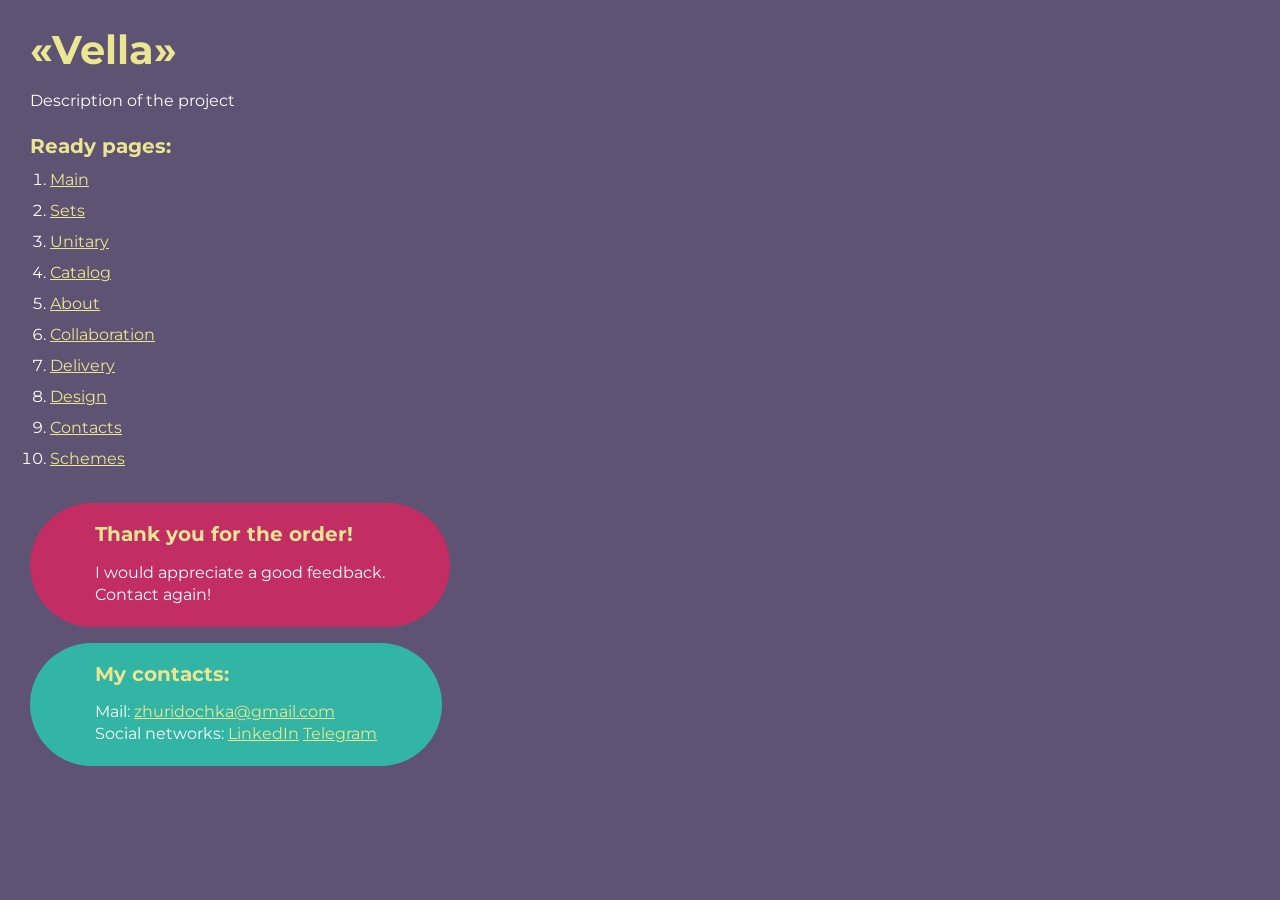
<file: index.html>
<!DOCTYPE html>
<html>

<head>
	<meta charset="UTF-8">
	<meta name="viewport" content="width=device-width, initial-scale=1.0">
	<title>«Vella»</title>
</head>

<body>
	<div class="rootpage">
		<h1>«Vella»</h1>
		<div class="rootpage__info">
			Description of the project
		</div>
		<h2>Ready pages:</h2>
		<ol class="rootpage__list">
			<li><a target="_blank" href="home.html">Main</a></li>
			<li><a target="_blank" href="sets.html">Sets</a></li>
			<li><a target="_blank" href="unitary.html">Unitary</a></li>
			<li><a target="_blank" href="catalog.html">Сatalog</a></li>
			<li><a target="_blank" href="about.html">About</a></li>
			<li><a target="_blank" href="collaboration.html">Collaboration</a></li>
			<li><a target="_blank" href="delivery.html">Delivery</a></li>
			<li><a target="_blank" href="design.html">Design</a></li>
			<li><a target="_blank" href="contacts.html">Contacts</a></li>
			<li><a target="_blank" href="schemes.html">Schemes</a></li>
		</ol>
		<div class="rootpage__tnx">
			<h2>Thank you for the order!</h2>
			<p>I would appreciate a good feedback.</p>
			<p>Contact again!</p>
		</div>
		<div class="rootpage__contacts">
			<h2>My contacts:</h2>
			<p>Mail: <a href="mailto:zhuridochka@gmail.com">zhuridochka@gmail.com</a></p>
			<p>Social networks: <a href="https://www.linkedin.com/in/iryna-zhuryd-120300275/">LinkedIn</a>
				<a href="https://t.me/zhurydochka">Telegram</a>
			</p>
		</div>
	</div>
</body>

<style>
	@charset "UTF-8";
	@import url("https://fonts.googleapis.com/css?family=Montserrat:regular,700&display=swap");

	*,
	*::before,
	*::after {
		padding: 0px;
		margin: 0px;
		border: 0px;
		box-sizing: border-box;
	}

	html,
	body {
		height: 100%;
		margin: 0;
		padding: 0;
		min-width: 320px;
		width: 100%;
		color: #fff;
		background-color: #5e5373;
	}

	body {
		font-family: Montserrat;
		font-size: 100%;
		line-height: 1;
		font-size: 1rem;
	}

	a {
		text-decoration: underline;
		color: #ebe691
	}

	a:visited {
		text-decoration: underline;
		color: #aaa768;
	}

	a:hover {
		text-decoration: none;
	}

	ul li {
		list-style: none;
	}

	img {
		vertical-align: top;
	}

	.wrapper {
		width: 100%;
		min-height: 100%;
		overflow: hidden;
	}

	.rootpage {
		padding: 30px;
		display: flex;
		flex-direction: column;
		align-items: flex-start;
	}

	@media (max-width: 767px) {
		.rootpage {
			padding: 30px 15px;
		}
	}

	h1 {
		color: #ebe691;
		font-size: 2.5rem;
		margin: 0px 0px 1.25rem 0px;
	}

	@media (max-width: 767px) {
		h1 {
			font-size: 1.85rem;
			margin: 0px 0px 1.25rem 0px;
		}
	}

	h2 {
		color: #ebe691;
		font-size: 1.25rem;
		margin: 0px 0px 1rem 0px;
	}

	@media (max-width: 767px) {
		h2 {
			font-size: 1.125rem;
			margin: 0px 0px 1rem 0px;
		}
	}

	.rootpage__info {
		line-height: 140%;
		margin: 0px 0px 1.5rem 0px;
	}

	.rootpage__list {
		margin: 0px 0px 2.25rem 1.25rem;
	}

	.rootpage__list li:not(:last-child) {
		margin: 0px 0px 15px 0px;
	}

	.rootpage__contacts,
	.rootpage__tnx {
		border-radius: 200px;
		padding: 20px 65px;
		line-height: 140%;
	}

	@media (max-width: 767px) {

		.rootpage__contacts,
		.rootpage__tnx {
			border-radius: 40px;
			padding: 20px;
		}
	}

	.rootpage__contacts {
		background: #32b5a4;

	}

	.rootpage__contacts a {
		color: #ebe691;
	}

	.rootpage__tnx {
		background: #c22d63;
		margin: 0px 0px 1rem 0px;
	}
</style>

</html>
</file>
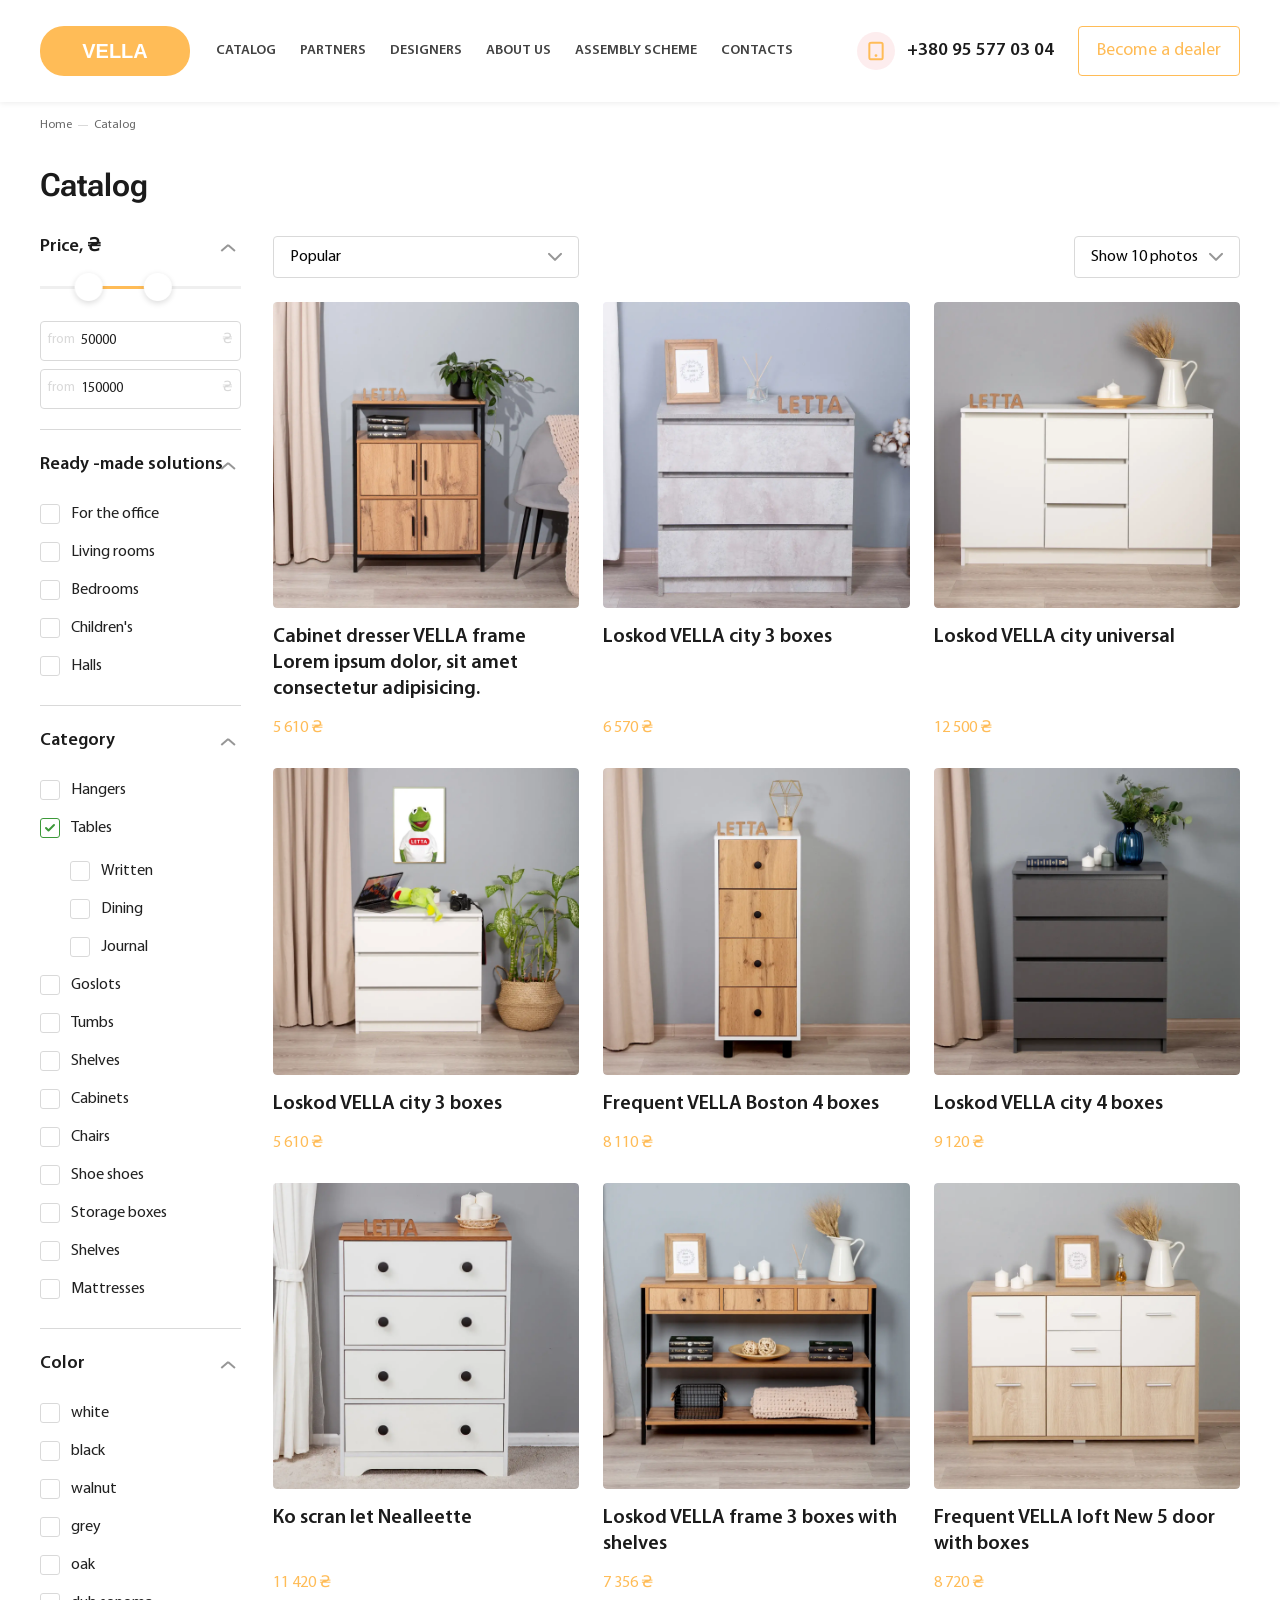
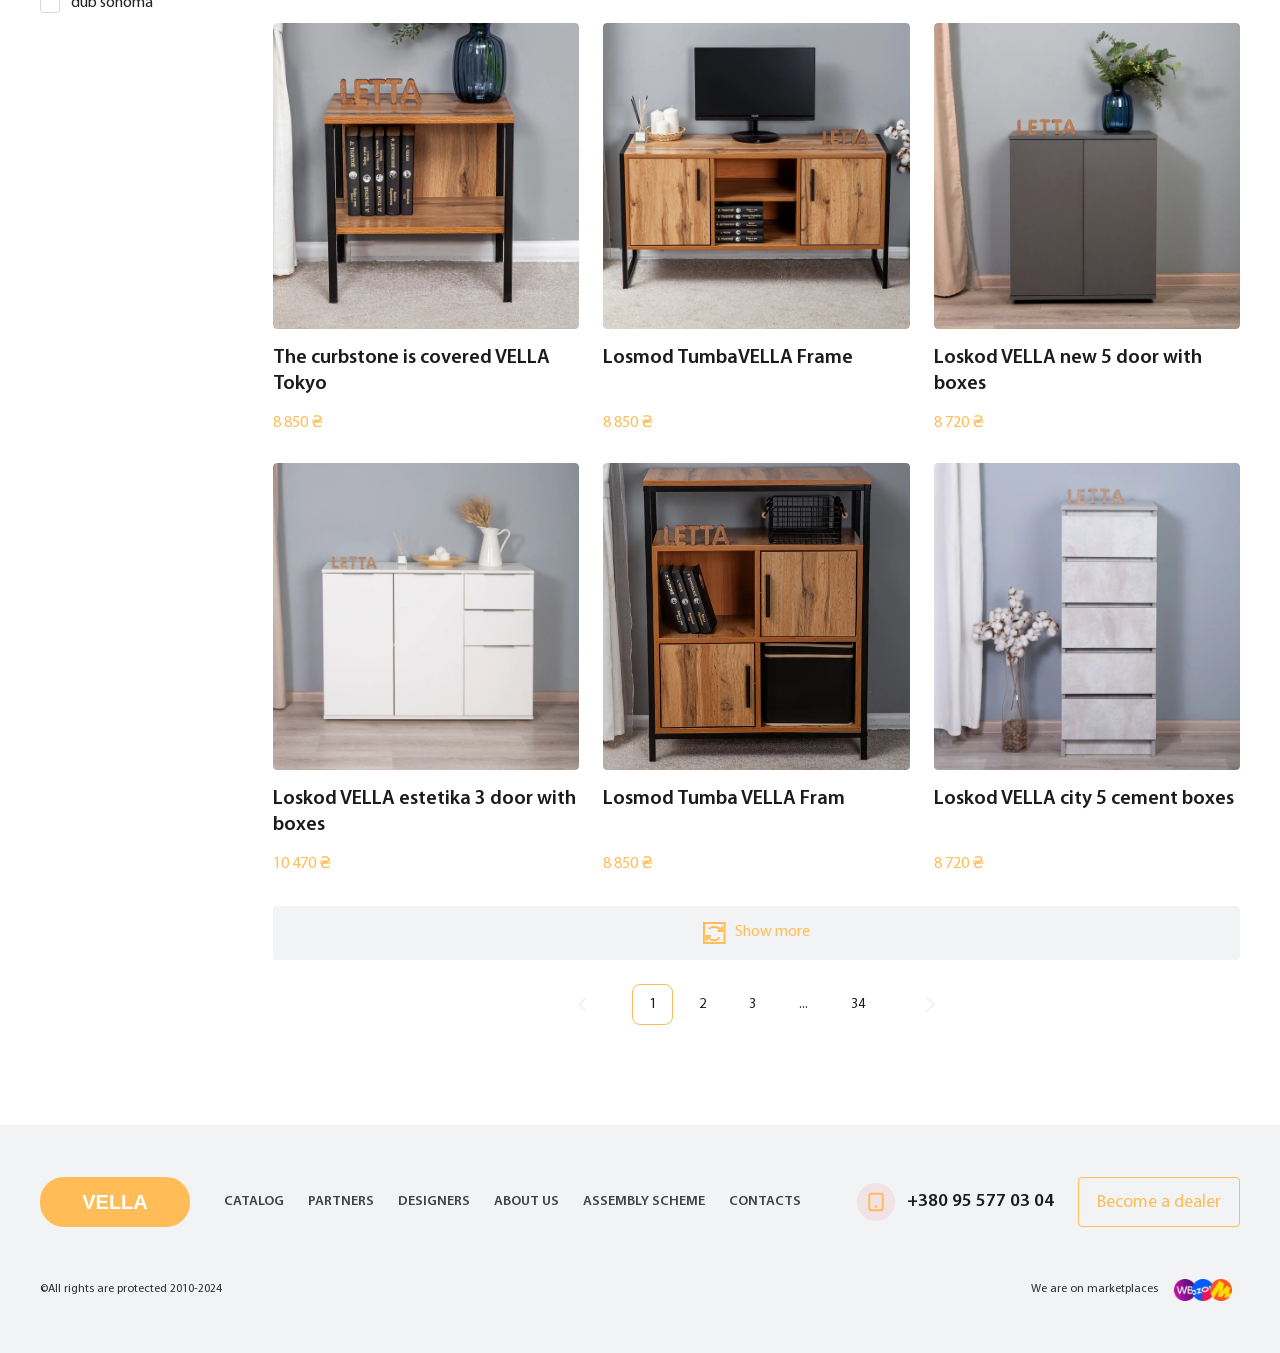
<file: catalog.html>
<!DOCTYPE html>
<html lang="en">

<head>
	<title>CatalogPage</title>
	<meta charset="UTF-8">
	<meta name="format-detection" content="telephone=no">
	<!-- <style>body{opacity: 0;}</style> -->
	<link rel="stylesheet" href="css/style.min.css?_v=20251028103505">
	<link rel="shortcut icon" href="favicon.ico">
	<!-- <meta name="robots" content="noindex, nofollow"> -->
	<meta name="viewport" content="width=device-width, initial-scale=1.0">
</head>

<body>
	<div class="wrapper">
		<header data-scroll="102" data-scroll-show="1000" class="header">
			<div class="header__container">
				<button type="button" class="header__icon icon-menu"><span></span></button>
				<a href="home.html#page__hero" class="header__logo logo"><img src="img/updated_logo.svg" alt="Logo"></a>
				<div class="header__menu menu">
					<nav class="menu__body">
						<ul class="menu__list">
							<li class="menu__item">
								<a href="catalog.html#catalog" class="menu__link">
									Catalog
								</a>
							</li>
							<li class="menu__item">
								<a href="collaboration.html#collaboration" class="menu__link">
									Partners
								</a>
							</li>
							<li class="menu__item">
								<a href="design.html#design" class="menu__link">
									Designers
								</a>
							</li>
							<li class="menu__item">
								<a href="about.html#about" class="menu__link">
									About Us
								</a>
							</li>
							<li class="menu__item">
								<a href="schemes.html#schemes" class="menu__link">
									Assembly scheme
								</a>
							</li>
							<li class="menu__item">
								<a href="contacts.html#contacts" class="menu__link">
									Contacts
								</a>
							</li>
						</ul>
					</nav>
				</div>
				<div class="header__contact contact-header">
					<a href="tel:+380955770304" class="contact-header__link">
						<p>+380 95 577 03 04</p>
						<span class="contact-header__icon">
							<svg>
								<use xlink:href="img/icons/icons.svg#tablet"></use>
							</svg>
						</span>
					</a>
					<button data-popup="#popup" type="button" class="contact-header__button button button--trprnt">Become a dealer</button>
				</div>
			</div>
		</header>
		<main class="catalog">
			<div class="catalog__breadcrumbs breadcrumbs">
				<div class="breadcrumbs__container">
					<ul class="breadcrumbs__list">
						<li class="breadcrumbs__item">
							<a href="#" class="breadcrumbs__link">Home</a>
						</li>
						<li class="breadcrumbs__item">
							<a href="#" class="breadcrumbs__link">Catalog</a>
						</li>
					</ul>
				</div>
			</div>
			<section class="catalog__goods goods">
				<div class="goods__container">
					<h1 class="goods__title title title--middle">Catalog</h1>
					<div class="goods__body">
						<div class="goods__navigation navigation-buttons">
							<div class="navigation-buttons__sorting sorting-button">
								<button type="button" class="sorting-button__body">
									<span class="sorting-button__icon">
										<svg>
											<use xlink:href="img/icons/icons.svg#switch"></use>
										</svg>
									</span>
									<span class="sorting-button__icon">
										<svg>
											<use xlink:href="img/icons/icons.svg#across"></use>
										</svg>
									</span>
								</button>
								<div class="sorting-button__title">Sort</div>
							</div>
							<div class="navigation-buttons__filter filter-button">
								<button type="button" class="filter-button__body">
									<span class="filter-button__icon">
										<svg>
											<use xlink:href="img/icons/icons.svg#sliders"></use>
										</svg>
									</span>
									<span class="filter-button__icon">
										<svg>
											<use xlink:href="img/icons/icons.svg#across"></use>
										</svg>
									</span>
								</button>
								<div class="filter-button__title">Filter</div>
							</div>
						</div>
						<aside class="goods__filter filter">
							<div class="filter__body">
								<form class="filter__form form-filter" action="https://jkorpela.fi/cgi-bin/echo.cgi" data-netlify="true">
									<div data-spollers class="form-filter__spollers form-filter__spollers--catalog spollers">
										<details data-open class="spollers__item spollers__item--catalog">
											<summary class="spollers__title spollers__title--catalog">Price, ₴</summary>
											<div class="spollers__body spollers__body--catalog filter-price">
												<div class="filter-price__range"></div>
												<div class="filter-price__box">
													<div class="filter-price__from">
														<span>from</span>
														<span>₴</span>
														<input data-to id="price-start" type="text" class="filter-price__input filter-price__input--from">
													</div>
													<div class="filter-price__to">
														<span>from</span>
														<span>₴</span>
														<input data-to id="price-end" type="text" class="filter-price__input filter-price__input--to">
													</div>
												</div>
											</div>
										</details>

										<details data-open class="spollers__item spollers__item--catalog">
											<summary class="spollers__title spollers__title--catalog">Ready -made solutions</summary>
											<div class="spollers__body spollers__body--catalog filter-choice">
												<div class="filter-choice__checkbox checkbox">
													<input id="s_1" data-error="Помилка" class="checkbox__input" type="checkbox" value="1" name="form[solutions]">
													<label for="s_1" class="checkbox__label">
														<span class="checkbox__text">For the office
														</span>
														<svg>
															<use xlink:href="img/icons/icons.svg#check"></use>
														</svg>
													</label>
												</div>
												<div class="filter-choice__checkbox checkbox">
													<input id="s_2" data-error="Помилка" class="checkbox__input" type="checkbox" value="2" name="form[solutions]">
													<label for="s_2" class="checkbox__label"><span class="checkbox__text">Living rooms</span>
														<svg>
															<use xlink:href="img/icons/icons.svg#check"></use>
														</svg>
													</label>
												</div>
												<div class="filter-choice__checkbox checkbox">
													<input id="s_3" data-error="Помилка" class="checkbox__input" type="checkbox" value="3" name="form[solutions]">
													<label for="s_3" class="checkbox__label"><span class="checkbox__text">Bedrooms</span>
														<svg>
															<use xlink:href="img/icons/icons.svg#check"></use>
														</svg>
													</label>
												</div>
												<div class="filter-choice__checkbox checkbox">
													<input id="s_4" data-error="Помилка" class="checkbox__input" type="checkbox" value="4" name="form[solutions]">
													<label for="s_4" class="checkbox__label"><span class="checkbox__text">Children's</span>
														<svg>
															<use xlink:href="img/icons/icons.svg#check"></use>
														</svg>
													</label>
												</div>
												<div class="filter-choice__checkbox checkbox">
													<input id="s_5" data-error="Помилка" class="checkbox__input" type="checkbox" value="5" name="form[solutions]">
													<label for="s_5" class="checkbox__label"><span class="checkbox__text">Halls</span>
														<svg>
															<use xlink:href="img/icons/icons.svg#check"></use>
														</svg>
													</label>
												</div>
											</div>
										</details>

										<details data-open class="spollers__item spollers__item--catalog">
											<summary class="spollers__title spollers__title--catalog">Category</summary>
											<div class="spollers__body spollers__body--catalog filter-choice">
												<div class="filter-choice__checkbox checkbox">
													<input id="c_1" data-error="Помилка" class="checkbox__input" type="checkbox" value="1" name="form[category]">
													<label for="c_1" class="checkbox__label">
														<span class="checkbox__text">Hangers
														</span>
														<svg>
															<use xlink:href="img/icons/icons.svg#check"></use>
														</svg>
													</label>
												</div>
												<div class="filter-choice__checkbox checkbox">
													<input checked id="c_2" data-error="Помилка" class="checkbox__input" type="checkbox" value="2" name="form[category]">
													<label for="c_2" class="checkbox__label"><span class="checkbox__text">Tables</span>
														<svg>
															<use xlink:href="img/icons/icons.svg#check"></use>
														</svg>
													</label>

													<!--Вкладені checkbox-->
													<div class="filter-choice__nested">
														<div class="filter-choice__checkbox checkbox">
															<input id="n_1" data-error="Помилка" class="checkbox__input" type="checkbox" value="1" name="form[]">
															<label for="n_1" class="checkbox__label"><span class="checkbox__text">Written</span>
																<svg>
																	<use xlink:href="img/icons/icons.svg#check"></use>
																</svg>
															</label>
														</div>
														<div class="filter-choice__checkbox checkbox">
															<input id="n_2" data-error="Помилка" class="checkbox__input" type="checkbox" value="2" name="form[]">
															<label for="n_2" class="checkbox__label"><span class="checkbox__text">Dining</span>
																<svg>
																	<use xlink:href="img/icons/icons.svg#check"></use>
																</svg>
															</label>
														</div>
														<div class="filter-choice__checkbox checkbox">
															<input id="n_3" data-error="Помилка" class="checkbox__input" type="checkbox" value="3" name="form[]">
															<label for="n_3" class="checkbox__label"><span class="checkbox__text">Journal</span>
																<svg>
																	<use xlink:href="img/icons/icons.svg#check"></use>
																</svg>
															</label>
														</div>
													</div>
												</div>
												<div class="filter-choice__checkbox checkbox">
													<input id="c_3" data-error="Помилка" class="checkbox__input" type="checkbox" value="3" name="form[category]">
													<label for="c_3" class="checkbox__label"><span class="checkbox__text">Goslots</span>
														<svg>
															<use xlink:href="img/icons/icons.svg#check"></use>
														</svg>
													</label>
												</div>
												<div class="filter-choice__checkbox checkbox">
													<input id="c_4" data-error="Помилка" class="checkbox__input" type="checkbox" value="4" name="form[category]">
													<label for="c_4" class="checkbox__label"><span class="checkbox__text">Tumbs</span>
														<svg>
															<use xlink:href="img/icons/icons.svg#check"></use>
														</svg>
													</label>
												</div>
												<div class="filter-choice__checkbox checkbox">
													<input id="c_5" data-error="Помилка" class="checkbox__input" type="checkbox" value="5" name="form[category]">
													<label for="c_5" class="checkbox__label"><span class="checkbox__text">Shelves</span>
														<svg>
															<use xlink:href="img/icons/icons.svg#check"></use>
														</svg>
													</label>
												</div>
												<div class="filter-choice__checkbox checkbox">
													<input id="c_6" data-error="Помилка" class="checkbox__input" type="checkbox" value="6" name="form[category]">
													<label for="c_6" class="checkbox__label">
														<span class="checkbox__text">Cabinets</span>
														<svg>
															<use xlink:href="img/icons/icons.svg#check"></use>
														</svg>
													</label>
												</div>
												<div class="filter-choice__checkbox checkbox">
													<input id="c_7" data-error="Помилка" class="checkbox__input" type="checkbox" value="7" name="form[category]">
													<label for="c_7" class="checkbox__label"><span class="checkbox__text">Chairs</span>
														<svg>
															<use xlink:href="img/icons/icons.svg#check"></use>
														</svg>
													</label>
												</div>
												<div class="filter-choice__checkbox checkbox">
													<input id="c_8" data-error="Помилка" class="checkbox__input" type="checkbox" value="8" name="form[category]">
													<label for="c_8" class="checkbox__label"><span class="checkbox__text">Shoe shoes</span>
														<svg>
															<use xlink:href="img/icons/icons.svg#check"></use>
														</svg>
													</label>
												</div>
												<div class="filter-choice__checkbox checkbox">
													<input id="c_9" data-error="Помилка" class="checkbox__input" type="checkbox" value="9" name="form[category]">
													<label for="c_9" class="checkbox__label"><span class="checkbox__text">Storage boxes</span>
														<svg>
															<use xlink:href="img/icons/icons.svg#check"></use>
														</svg>
													</label>
												</div>
												<div class="filter-choice__checkbox checkbox">
													<input id="c_10" data-error="Помилка" class="checkbox__input" type="checkbox" value="10" name="form[category]">
													<label for="c_10" class="checkbox__label"><span class="checkbox__text">Shelves</span>
														<svg>
															<use xlink:href="img/icons/icons.svg#check"></use>
														</svg>
													</label>
												</div>
												<div class="filter-choice__checkbox checkbox">
													<input id="c_11" data-error="Помилка" class="checkbox__input" type="checkbox" value="11" name="form[category]">
													<label for="c_11" class="checkbox__label"><span class="checkbox__text">Mattresses</span>
														<svg>
															<use xlink:href="img/icons/icons.svg#check"></use>
														</svg>
													</label>
												</div>
											</div>
										</details>

										<details data-open class="spollers__item spollers__item--catalog">
											<summary class="spollers__title spollers__title--catalog">Color</summary>
											<div class="spollers__body spollers__body--catalog filter-choice">
												<div class="filter-choice__checkbox checkbox">
													<input id="col_1" data-error="Помилка" class="checkbox__input" type="checkbox" value="1" name="form[color]">
													<label for="col_1" class="checkbox__label">
														<span class="checkbox__text">white</span>
														<svg>
															<use xlink:href="img/icons/icons.svg#check"></use>
														</svg>
													</label>
												</div>
												<div class="filter-choice__checkbox checkbox">
													<input id="col_2" data-error="Помилка" class="checkbox__input" type="checkbox" value="2" name="form[color]">
													<label for="col_2" class="checkbox__label"><span class="checkbox__text">black</span>
														<svg>
															<use xlink:href="img/icons/icons.svg#check"></use>
														</svg>
													</label>
												</div>
												<div class="filter-choice__checkbox checkbox">
													<input id="col_3" data-error="Помилка" class="checkbox__input" type="checkbox" value="3" name="form[color]">
													<label for="col_3" class="checkbox__label"><span class="checkbox__text">walnut</span>
														<svg>
															<use xlink:href="img/icons/icons.svg#check"></use>
														</svg>
													</label>
												</div>
												<div class="filter-choice__checkbox checkbox">
													<input id="col_4" data-error="Помилка" class="checkbox__input" type="checkbox" value="4" name="form[color]">
													<label for="col_4" class="checkbox__label"><span class="checkbox__text">grey</span>
														<svg>
															<use xlink:href="img/icons/icons.svg#check"></use>
														</svg>
													</label>
												</div>
												<div class="filter-choice__checkbox checkbox">
													<input id="col_5" data-error="Помилка" class="checkbox__input" type="checkbox" value="5" name="form[color]">
													<label for="col_5" class="checkbox__label"><span class="checkbox__text">oak</span>
														<svg>
															<use xlink:href="img/icons/icons.svg#check"></use>
														</svg>
													</label>
												</div>
												<div class="filter-choice__checkbox checkbox">
													<input id="col_6" data-error="Помилка" class="checkbox__input" type="checkbox" value="6" name="form[color]">
													<label for="col_6" class="checkbox__label"><span class="checkbox__text">dub sonoma</span>
														<svg>
															<use xlink:href="img/icons/icons.svg#check"></use>
														</svg>
													</label>
												</div>
											</div>
										</details>
									</div>
								</form>
							</div>
						</aside>
						<div class="goods__box">
							<div class="goods__sorting sorting">
								<select class="sorting__select-popular" name="form[popular]" data-class-modif="form">
									<option value="1" selected>Popular</option>
									<option value="2">From cheap to expensive</option>
									<option value="3">From expensive to cheap</option>
									<option value="4">Sale</option>
								</select>
								<select class="sorting__select-picture" name="form[picture]" data-class-modif="form">
									<option value="1" selected>Show 10 photos</option>
									<option value="2">Show 20 photos</option>
									<option value="3">Show 30 photos</option>
									<option value="4">Show 40 photos</option>
								</select>
							</div>
							<div data-showmore class="goods__content content-goods">
								<div data-showmore-content="410" class="content-goods__items">
									<article class="content-goods__item item-catalog">
										<a href="#" class="item-catalog__link">
											<img class="item-catalog__image ibg" src="img/catalog/image_01.webp" alt="Image">
										</a>
										<h5 class="item-catalog__title">Cabinet dresser <Span> vella </span> frame Lorem ipsum dolor, sit amet consectetur adipisicing.</h5>
										<div class="item-catalog__price">5 610 ₴</div>
									</article>
									<article class="content-goods__item item-catalog">
										<a href="#" class="item-catalog__link">
											<img class="item-catalog__image ibg" src="img/catalog/image_02.webp" alt="Image 02">
										</a>
										<h5 class="item-catalog__title">Loskod <span> vella </span> city 3 boxes</h5>
										<div class="item-catalog__price">6 570 ₴</div>
									</article>
									<article class="content-goods__item item-catalog">
										<a href="#" class="item-catalog__link">
											<img class="item-catalog__image ibg" src="img/catalog/image_03.webp" alt="Image 03">
										</a>
										<h5 class="item-catalog__title">Loskod <span> vella </span> city universal</h5>
										<div class="item-catalog__price">12 500 ₴ </div>
									</article>
									<article class="content-goods__item item-catalog">
										<a href="#" class="item-catalog__link">
											<img class="item-catalog__image ibg" src="img/catalog/image_04.webp" alt="Image 04">
										</a>
										<h5 class="item-catalog__title">Loskod <span> vella </span> city 3 boxes</h5>
										<div class="item-catalog__price">5 610 ₴</div>
									</article>
									<article class="content-goods__item item-catalog">
										<a href="#" class="item-catalog__link">
											<img class="item-catalog__image ibg" src="img/catalog/image_05.webp" alt="Image 05">
										</a>
										<h5 class="item-catalog__title">Frequent <span> vella </span> Boston 4 boxes</h5>
										<div class="item-catalog__price">8 110 ₴</div>
									</article>
									<article class="content-goods__item item-catalog">
										<a href="#" class="item-catalog__link">
											<img class="item-catalog__image ibg" src="img/catalog/image_06.webp" alt="Image 06">
										</a>
										<h5 class="item-catalog__title">Loskod <span> vella </span> city 4 boxes</h5>
										<div class="item-catalog__price">9 120 ₴</div>
									</article>
									<article class="content-goods__item item-catalog">
										<a href="#" class="item-catalog__link">
											<img class="item-catalog__image ibg" src="img/catalog/image_07.webp" alt="Image 07">
										</a>
										<h5 class="item-catalog__title">Ко scran <pn>let</span> Nealleette</h5>
										<div class="item-catalog__price">11 420 ₴</div>
									</article>
									<article class="content-goods__item item-catalog">
										<a href="#" class="item-catalog__link">
											<img class="item-catalog__image ibg" src="img/catalog/image_08.webp" alt="Image 08">
										</a>
										<h5 class="item-catalog__title">Loskod <span> vella</span> frame 3 boxes with shelves</h5>
										<div class="item-catalog__price">7 356 ₴</div>
									</article>
									<article class="content-goods__item item-catalog">
										<a href="#" class="item-catalog__link">
											<img class="item-catalog__image ibg" src="img/catalog/image_09.webp" alt="Image 09">
										</a>
										<h5 class="item-catalog__title">Frequent <span> vella</span> loft New 5 door with boxes</h5>
										<div class="item-catalog__price">8 720 ₴</div>
									</article>
									<article class="content-goods__item item-catalog">
										<a href="#" class="item-catalog__link">
											<img class="item-catalog__image ibg" src="img/catalog/image_10.webp" alt="Image 10">
										</a>
										<h5 class="item-catalog__title">The curbstone is covered <span>vella</span> Tokyo</h5>
										<div class="item-catalog__price">8 850 ₴</div>
									</article>
									<article class="content-goods__item item-catalog">
										<a href="#" class="item-catalog__link">
											<img class="item-catalog__image ibg" src="img/catalog/image_11.webp" alt="Image 11">
										</a>
										<h5 class="item-catalog__title">Losmod Tumba<span>vella</span> Frame</h5>
										<div class="item-catalog__price">8 850 ₴</div>
									</article>
									<article class="content-goods__item item-catalog">
										<a href="#" class="item-catalog__link">
											<img class="item-catalog__image ibg" src="img/catalog/image_12.webp" alt="Image 12">
										</a>
										<h5 class="item-catalog__title">Loskod <span>vella</span> new 5 door with boxes</h5>
										<div class="item-catalog__price">8 720 ₴</div>
									</article>
									<article class="content-goods__item item-catalog">
										<a href="#" class="item-catalog__link">
											<img class="item-catalog__image ibg" src="img/catalog/image_13.webp" alt="Image 13">
										</a>
										<h5 class="item-catalog__title">Loskod <span>vella</span> estetika 3 door with boxes</h5>
										<div class="item-catalog__price">10 470 ₴</div>
									</article>
									<article class="content-goods__item item-catalog">
										<a href="#" class="item-catalog__link">
											<img class="item-catalog__image ibg" src="img/catalog/image_14.webp" alt="Image 14">
										</a>
										<h5 class="item-catalog__title">Losmod Tumba <span>vella</span> Fram</h5>
										<div class="item-catalog__price">8 850 ₴</div>
									</article>
									<article class="content-goods__item item-catalog">
										<a href="#" class="item-catalog__link">
											<img class="item-catalog__image ibg" src="img/catalog/image_15.webp" alt="Image 15">
										</a>
										<h5 class="item-catalog__title">Loskod <span>vella</span> city 5 cement boxes</h5>
										<div class="item-catalog__price">8 720 ₴</div>
									</article>
									<article class="content-goods__item item-catalog">
										<a href="#" class="item-catalog__link">
											<img class="item-catalog__image ibg" src="img/catalog/image_01.webp" alt="Image">
										</a>
										<h5 class="item-catalog__title">Cabinet dresser <span>vella</span> Frame</h5>
										<div class="item-catalog__price">5 610 ₴</div>
									</article>
									<article class="content-goods__item item-catalog">
										<a href="#" class="item-catalog__link">
											<img class="item-catalog__image ibg" src="img/catalog/image_01.webp" alt="Image">
										</a>
										<h5 class="item-catalog__title">Cabinet dresser <span>vella</span> Frame</h5>
										<div class="item-catalog__price">5 610 ₴</div>
									</article>
									<article class="content-goods__item item-catalog">
										<a href="#" class="item-catalog__link">
											<img class="item-catalog__image ibg" src="img/catalog/image_01.webp" alt="Image">
										</a>
										<h5 class="item-catalog__title">Cabinet dresser <span>vella</span> Frame</h5>
										<div class="item-catalog__price">5 610 ₴</div>
									</article>
								</div>
								<button hidden data-showmore-button type="button" class="goods__button-more button-more _icon-clockwise">
									<span>Show more</span>
									<span>Less</span>
								</button>
							</div>
							<div class="goods__pages pages-goods">
								<a href="#" class="pages-goods__prev-link _icon-chevron-left"></a>
								<ul class="pages-goods__list">
									<li class="pages-goods__item">
										<a href="#" class="pages-goods__link">1</a>
									</li>
									<li class="pages-goods__item">
										<a href="#" class="pages-goods__link">2</a>
									</li>
									<li class="pages-goods__item">
										<a href="#" class="pages-goods__link">3</a>
									</li>
									<li class="pages-goods__item">
										<a href="#" class="pages-goods__link">...</a>
									</li>
									<li class="pages-goods__item">
										<a href="#" class="pages-goods__link">34</a>
									</li>
								</ul>
								<a href="#" class="pages-goods__next-link _icon-chevron-left"></a>
							</div>
						</div>
					</div>
				</div>
			</section>
		</main>
		<footer class="footer">
			<div class="footer__container">
				<div class="footer__wrap">
					<div class="footer__top top-footer">
						<a href="#" data-goto=".header" class="top-footer__logo logo"><img src="img/updated_logo.svg" alt="Logo"></a>
						<div class="top-footer__menu menu-footer">
							<div class="menu-footer__body">
								<ul class="menu-footer__list">
									<li class="menu-footer__item">
										<a href="catalog.html#catalog" class="menu-footer__link">
											Catalog
										</a>
									</li>
									<li class="menu-footer__item">
										<a href="collaboration.html#collaboration" class="menu-footer__link">
											Partners
										</a>
									</li>
									<li class="menu-footer__item">
										<a href="design.html#design" class="menu-footer__link">
											Designers
										</a>
									</li>
									<li class="menu-footer__item">
										<a href="about.html#about" class="menu-footer__link">
											About Us
										</a>
									</li>
									<li class="menu-footer__item">
										<a href="schemes.html#schemes" class="menu-footer__link">
											Assembly scheme
										</a>
									</li>
									<li class="menu-footer__item">
										<a href="contacts.html#contacts" class="menu-footer__link">
											Contacts
										</a>
									</li>
								</ul>
							</div>
						</div>
						<div class="top-footer__contact contact-footer">
							<a href="tel:+380955770304" class="contact-footer__link">
								<p>+380 95 577 03 04</p>
								<span class="contact-footer__icon">
									<svg>
										<use xlink:href="img/icons/icons.svg#tablet"></use>
									</svg>
								</span>
							</a>
							<div class="contact-footer__schedule">Daily with 10:00 to 10:00 pm</div>
							<button data-popup="#popup" type="button" class="contact-footer__button button button--trprnt">Become a dealer</button>
						</div>
					</div>
					<div class="footer__bottom bottom-footer">
						<div class="bottom-footer__body">
							<div class="bottom-footer__text">
								<p>
									©All rights are protected <time datetime="2010">2010</time>-<time datetime="2024">2024</time>
								</p>
							</div>
							<div data-da=".contact-footer, 767.98,last" class="bottom-footer__market market-footer">
								<div class="item-connection__text">
									<p>
										We are on marketplaces
									</p>
								</div>
								<ul class="market-footer__list">
									<li class="market-footer__item">
										<a href="#" class="market-footer__link">
											<img class="market-footer__image ibg" src="img/footer/wildb.webp" alt="Image">
										</a>
									</li>
									<li class="market-footer__item">
										<a href="#" class="market-footer__link">
											<img class="market-footer__image ibg" src="img/footer/ozon.webp" alt="Image">
										</a>
									</li>
									<li class="market-footer__item">
										<a href="#" class="market-footer__link">
											<img class="market-footer__image ibg" src="img/footer/market.webp" alt="Image">
										</a>
									</li>
								</ul>
							</div>
						</div>
					</div>
				</div>
			</div>
		</footer>
	</div>
	<!-- Документація: https://template.fls.guru/template-docs/modul-preloader.html -->
	<div id="fls-preloader">
		<!-- Скріпт прелоадера -->
		<script>
			function preloader() {
				const preloaderImages = document.querySelector('[data-preloader]') ? document.querySelectorAll('[data-preloader] img') : document.querySelectorAll('img');
				const preloaderContainer = document.querySelector('#fls-preloader');
				if (preloaderImages.length) {
					const preloaderStyleTemplate = `
				<style>
					* {
						padding: 0px;
						margin: 0px;
						border: 0px;
						box-sizing: border-box;
					}
					/* Головний блок */
					.fls-preloader{
						pointer-events: none;
						z-index: -1;
						position: fixed;
						width: 100%;
						height: 100%;
						top: 0;
						left: 0;
						display: flex;
						justify-content:center;
						align-items: center;
					}
					/* Блок з елементами */
					.fls-preloader__body{
						padding: 0.93rem;
						max-width: 31.25rem;
						display: flex;
						flex-direction: column;
					}
					/* Блок з лічильником */
					.fls-preloader__counter{
						font-size: 10rem;
						color:#FFBC57;
					}
					/* Прогресбар */
					.fls-preloader__line{}
					/* Лінія прогресбару */
					.fls-preloader__line span{
						display: inline-block;
						transition: width 0.2s ease;
						height: 0.8rem;
						background-color: #FFBC57;
					}
					.lock body{
						overflow: hidden;
						touch-action: none;
						overscroll-behavior: none;
					}
					.loading body>*:not(.fls-preloader){
						opacity: 0;
						visibility: hidden;
					}
					.loaded body>*:not(.fls-preloader){
						transition: opacity 0.5s ease 0s;
						opacity: 1;
						visibility: visible;
					}
				</style>`;

					document.head.insertAdjacentHTML("beforeend", preloaderStyleTemplate);

					const preloaderTemplate = `
					<div class="fls-preloader">
						<div class="fls-preloader__body">
							<div class="fls-preloader__counter">0%</div>
							<div class="fls-preloader__line"><span></span></div>
						</div>
					</div>`;
					document.body.insertAdjacentHTML("beforeend", preloaderTemplate);

					const
						preloader = document.querySelector('.fls-preloader'),
						showPecentLoad = document.querySelector('.fls-preloader__counter'),
						showLineLoad = document.querySelector('.fls-preloader__line span'),
						htmlDocument = document.documentElement;

					let imagesLoadedCount = counter = progress = 0;

					htmlDocument.classList.add('loading');
					htmlDocument.classList.add('lock');

					preloaderImages.forEach(preloaderImage => {
						const imgClone = document.createElement('img');
						if (imgClone) {
							imgClone.onload = imageLoaded;
							imgClone.onerror = imageLoaded;
							preloaderImage.dataset.src ? imgClone.src = preloaderImage.dataset.src : imgClone.src = preloaderImage.src;
						}
					});

					function setValueProgress(progress) {
						showPecentLoad ? showPecentLoad.innerText = `${progress}%` : null;
						showLineLoad ? showLineLoad.style.width = `${progress}%` : null;
					}
					showPecentLoad ? setValueProgress(progress) : null;

					function imageLoaded() {
						imagesLoadedCount++;
						progress = Math.round((100 / preloaderImages.length) * imagesLoadedCount);
						const intervalId = setInterval(() => {
							counter >= progress ? clearInterval(intervalId) : setValueProgress(++counter);
							counter >= 100 ? addLoadedClass() : null;
						}, 10);
					}

					function addLoadedClass() {
						htmlDocument.classList.add('loaded');
						htmlDocument.classList.remove('lock');
						htmlDocument.classList.remove('loading');
						setInterval(() => {
							preloader.remove();
							preloaderContainer.remove();
						}, 500);
					}
				} else {
					preloaderContainer.remove();
				}
			}
			preloader();
		</script>
	</div>
	<div id="popup" aria-hidden="true" class="popup">
		<div class="popup__wrapper">
			<div class="popup__content">
				<button data-close type="button" class="popup__close">
					<svg xmlns="http://www.w3.org/2000/svg" width="20" height="20" viewBox="0 0 20 20" fill="none">
						<path d="M15.625 4.375L4.375 15.625" stroke="#BFBFBF" stroke-width="2" stroke-linecap="round" stroke-linejoin="round" />
						<path d="M15.625 15.625L4.375 4.375" stroke="#BFBFBF" stroke-width="2" stroke-linecap="round" stroke-linejoin="round" />
					</svg>
				</button>
				<article class="popup__form window-form window-form--popup">
					<div class="window-form__body window-form__body--popup">
						<div class="window-form__roof window-form__roof--popup">
							<h3 class="window-form__title window-form__title--popup">Become a dealer</h3>
							<div class="window-form__subtitle window-form__subtitle--popup">
								<p>
									Leave a request, we will contact you to discuss the details of cooperation
								</p>
							</div>
						</div>
						<form class="window-form__contact form form--fbd" action="https://jkorpela.fi/cgi-bin/echo.cgi" enctype="multipart/form-data" data-netlify="true">
							<div class="form__line form__line--fbd">
								<input autocomplete="off" type="text" name="form[name]" data-error="Error" placeholder="Your name" class="form__input input input--wn">
							</div>
							<div class="form__line form__line--fbd">
								<input autocomplete="off" type="tel" name="form[phone]" data-error="Error" placeholder="Phone number" class="form__input input input--wn">
							</div>
							<button class="form__button form__button--fbd button button--popup" type="submit">
								Send
								<svg class="button__icon">
									<use xlink:href="img/icons/icons.svg#arrow-narrow-right"></use>
								</svg>
							</button>
						</form>
					</div>
				</article>
			</div>
		</div>
	</div>


	<div id="popup-price" aria-hidden="true" class="popup popup-price">
		<div class="popup__wrapper popup-price__wrapper">
			<div class="popup__content popup-price__content">
				<button data-close type="button" class="popup-price__close">
					<svg xmlns="http://www.w3.org/2000/svg" width="20" height="20" viewBox="0 0 20 20" fill="none">
						<path d="M15.625 4.375L4.375 15.625" stroke="#BFBFBF" stroke-width="2" stroke-linecap="round" stroke-linejoin="round" />
						<path d="M15.625 15.625L4.375 4.375" stroke="#BFBFBF" stroke-width="2" stroke-linecap="round" stroke-linejoin="round" />
					</svg>
				</button>

				<article class="popup-price__form window-form window-form--popup">
					<div class="window-form__body window-form__body--popup">
						<div class="window-form__roof window-form__roof--popup">
							<h3 class="window-form__title window-form__title--popup">Get a price list</h3>

						</div>
						<form class="window-form__contact form form--fbd" action="https://jkorpela.fi/cgi-bin/echo.cgi" enctype="multipart/form-data" data-netlify="true">
							<div class="form__line form__line--fbd">
								<input autocomplete="off" type="tel" name="form[phone]" data-error="Error" placeholder="Phone number" class="form__input input input--wn">
							</div>
							<button class="form__button form__button--fbd button button--popup" type="submit">
								Send
								<svg class="button__icon">
									<use xlink:href="img/icons/icons.svg#arrow-narrow-right"></use>
								</svg>
							</button>
						</form>
					</div>
				</article>
			</div>
		</div>
	</div>
	<script src="js/app.min.js?_v=20251028103505"></script>
</body>

</html>
</file>
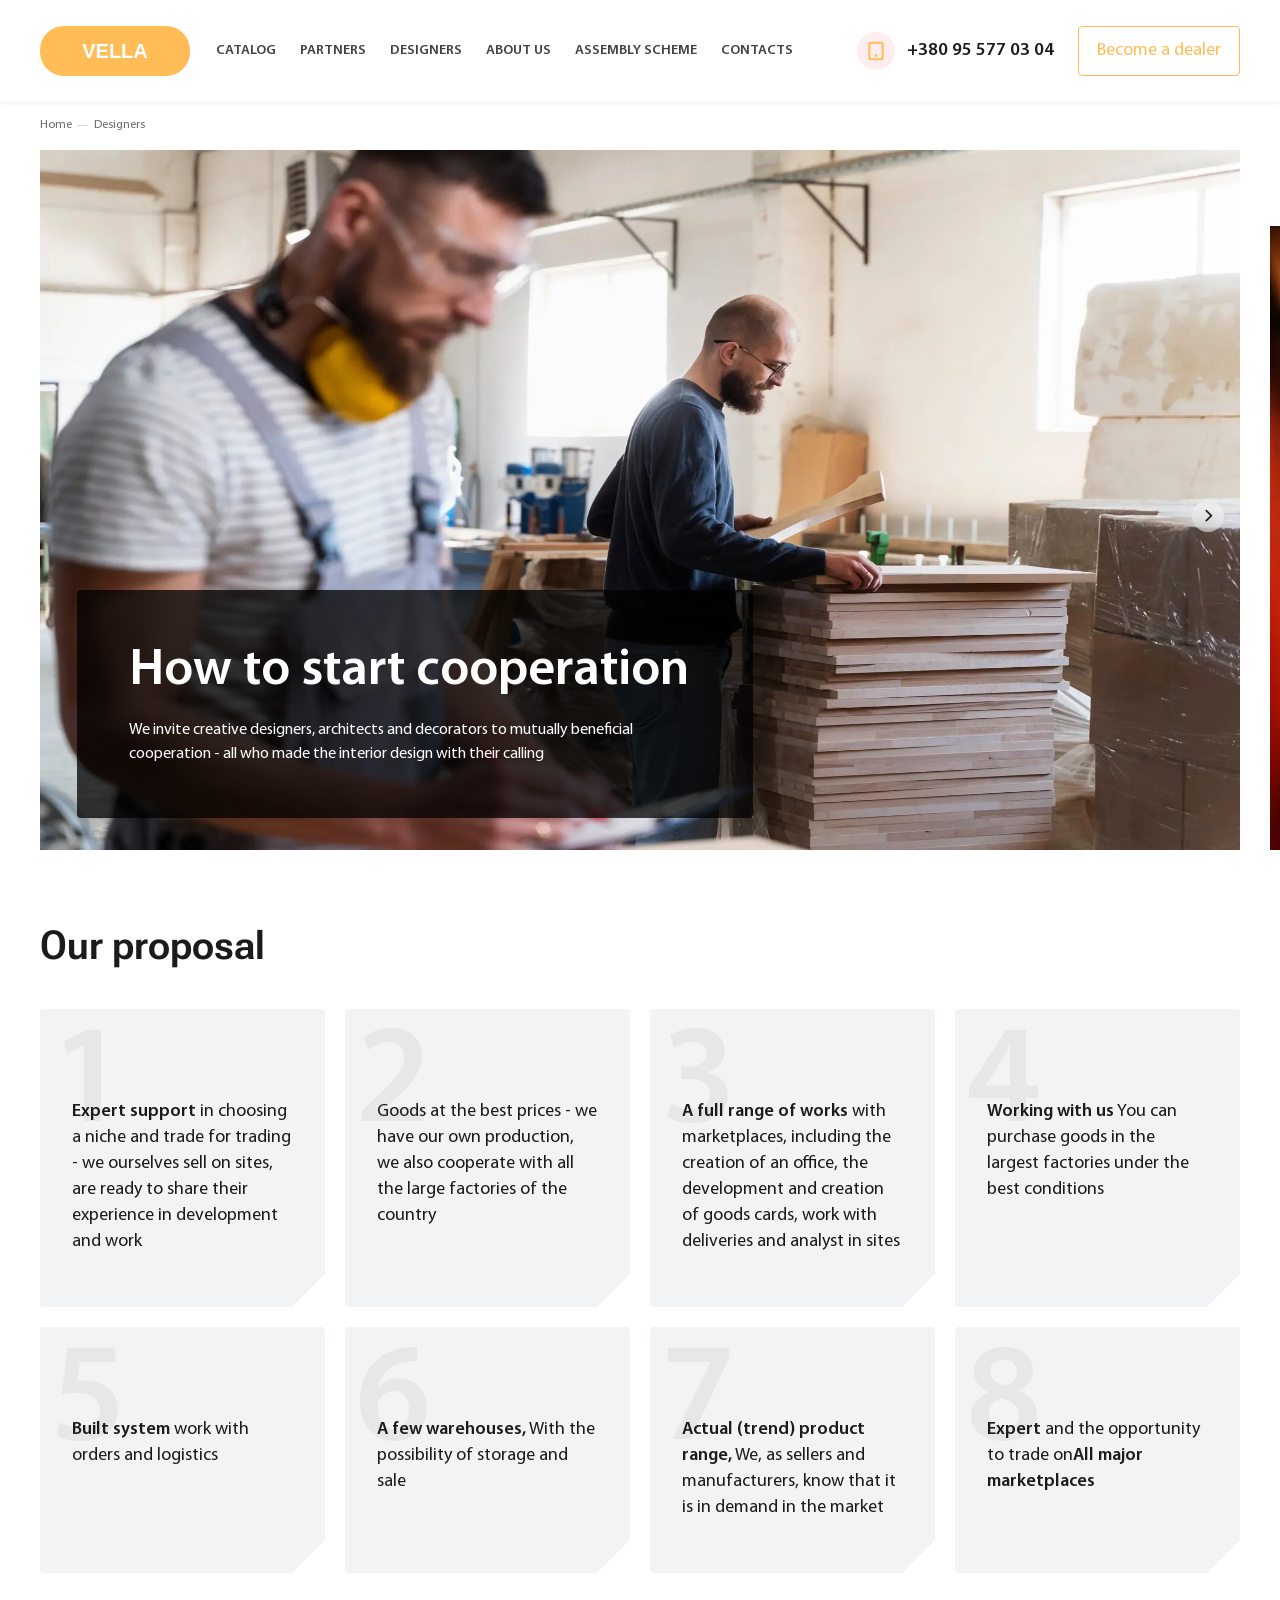
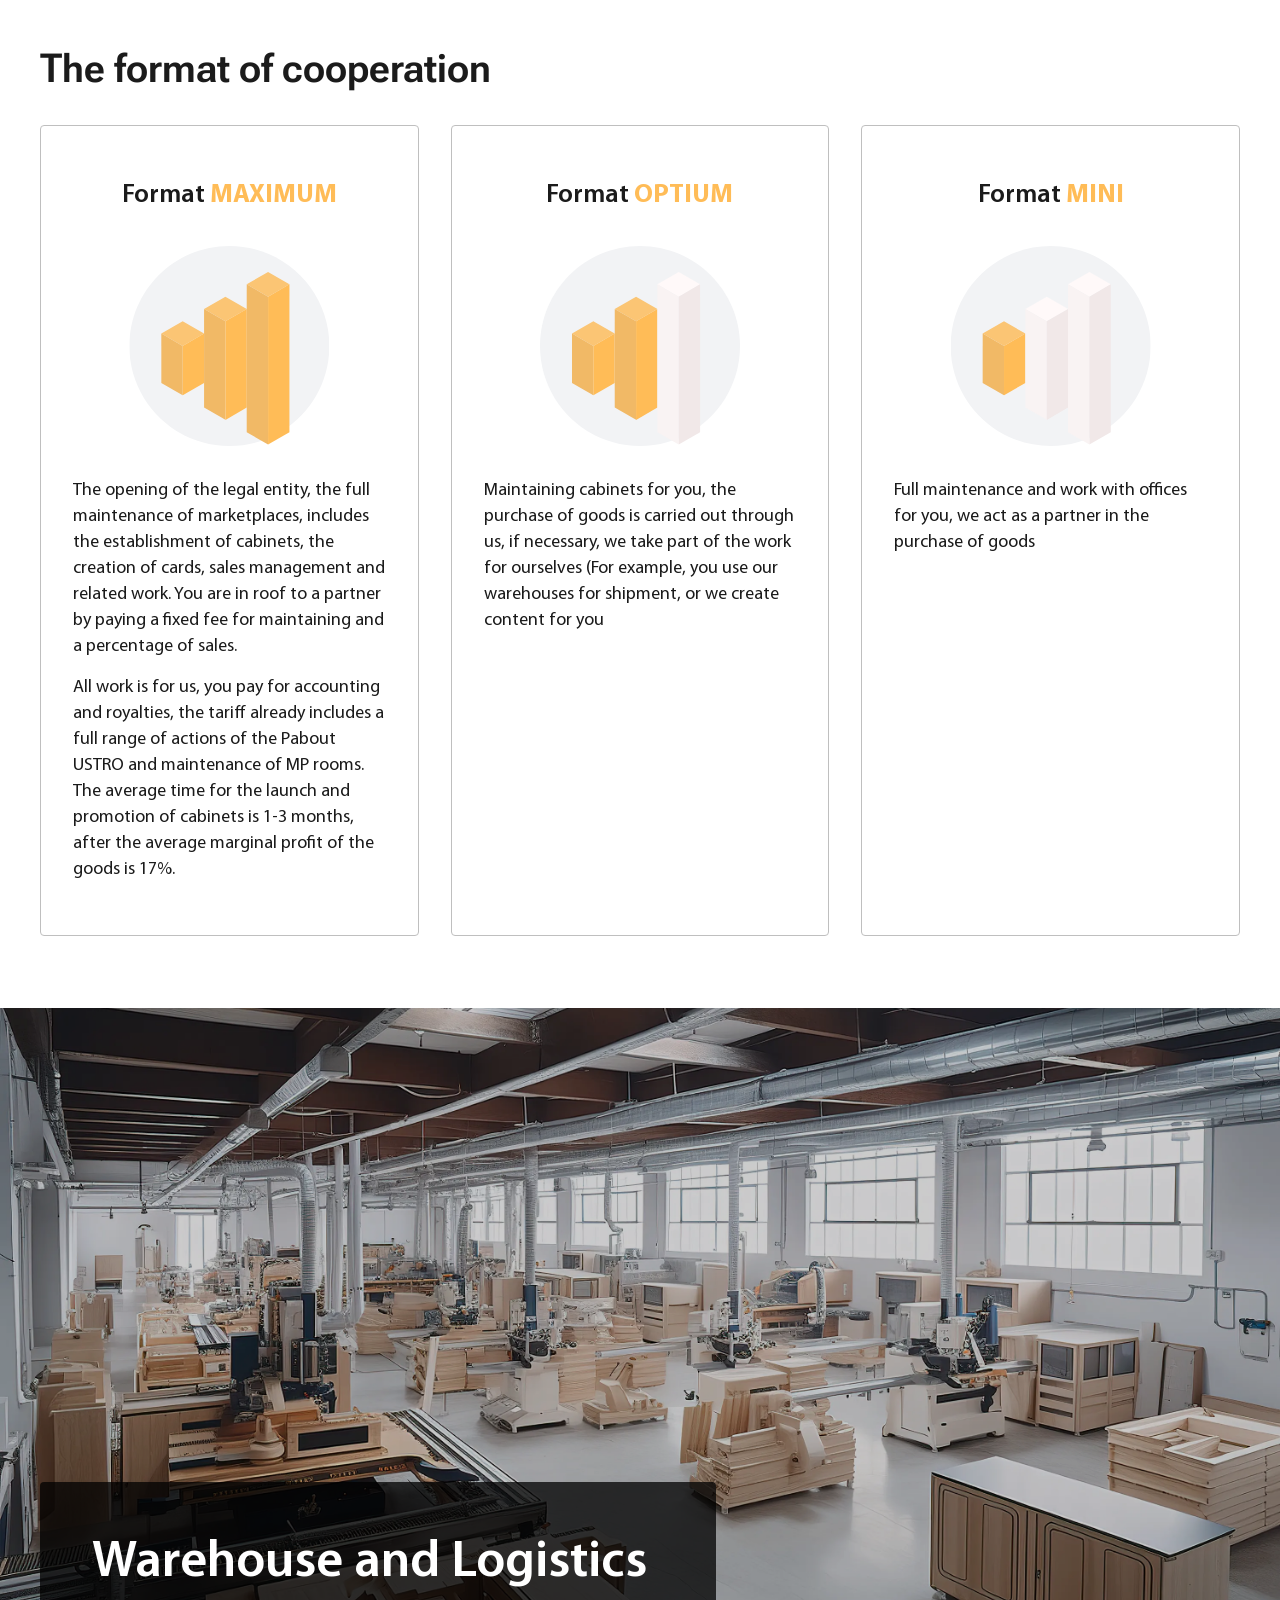
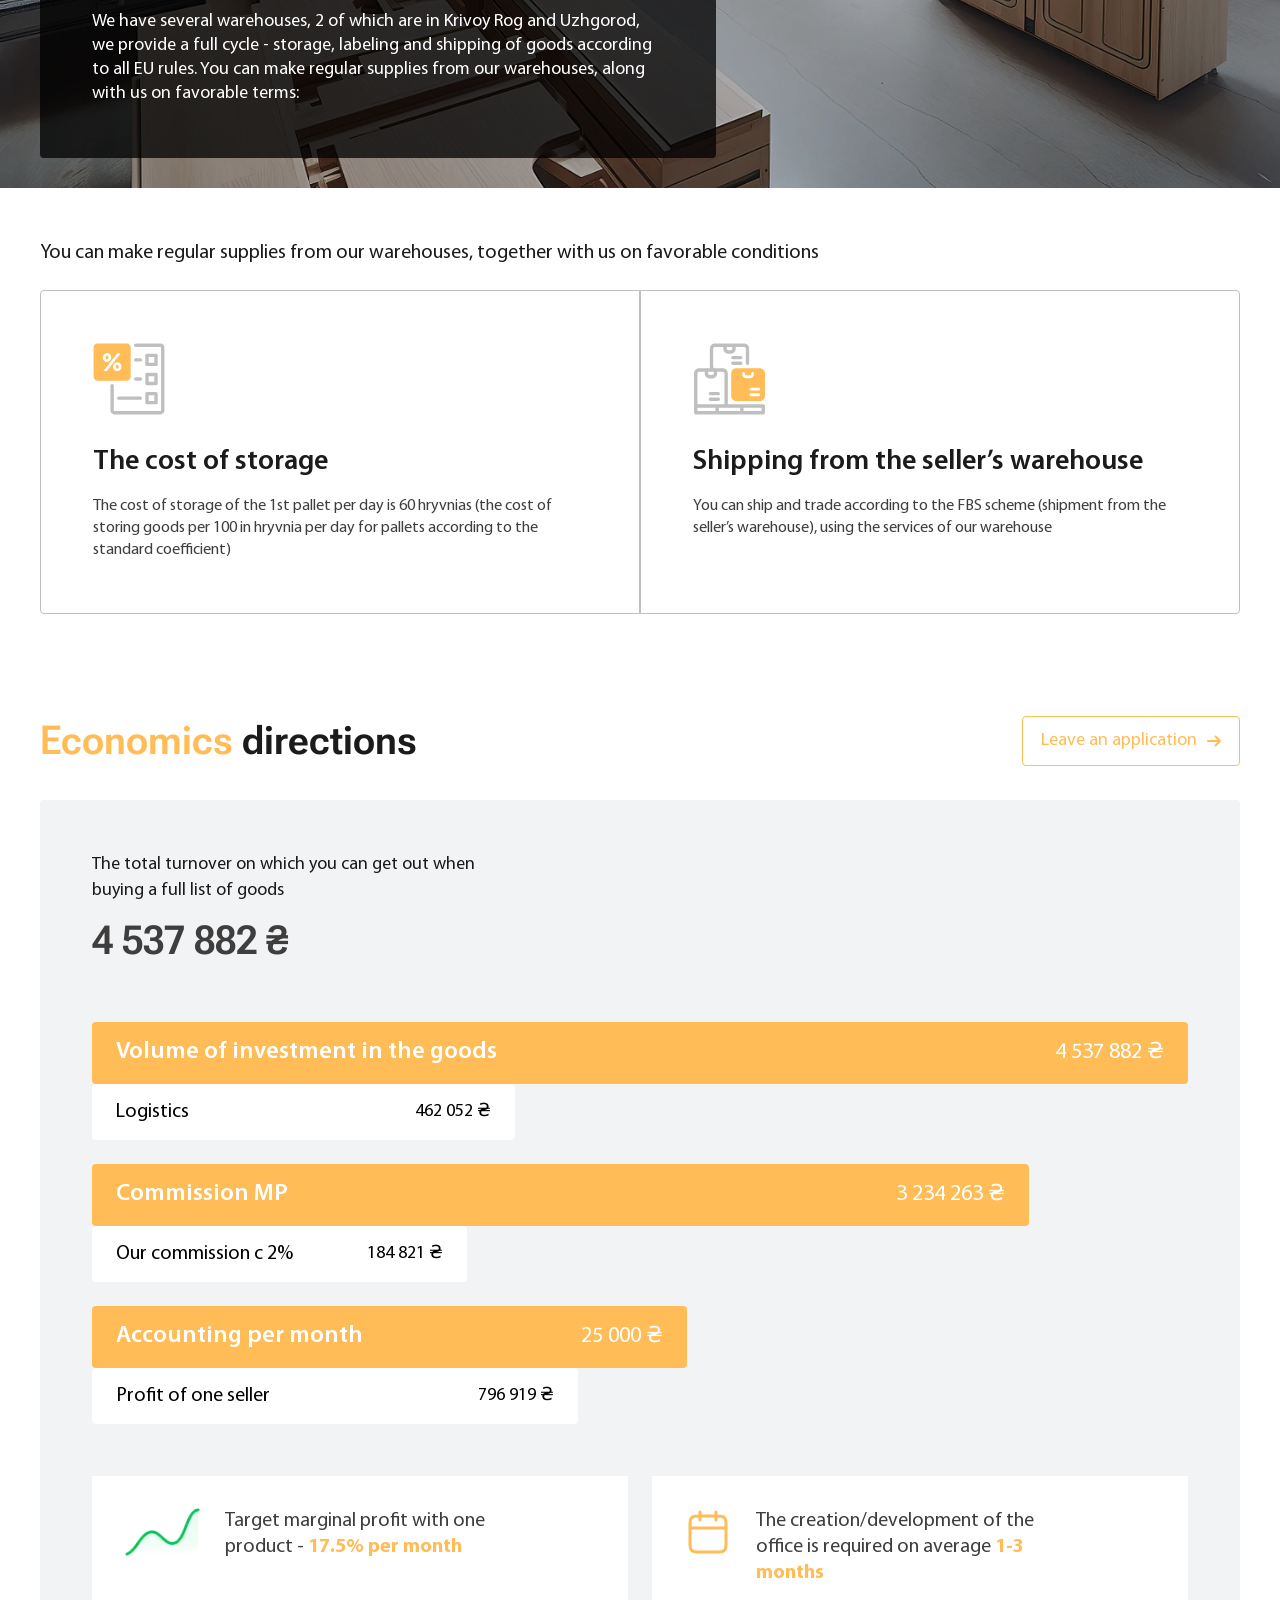
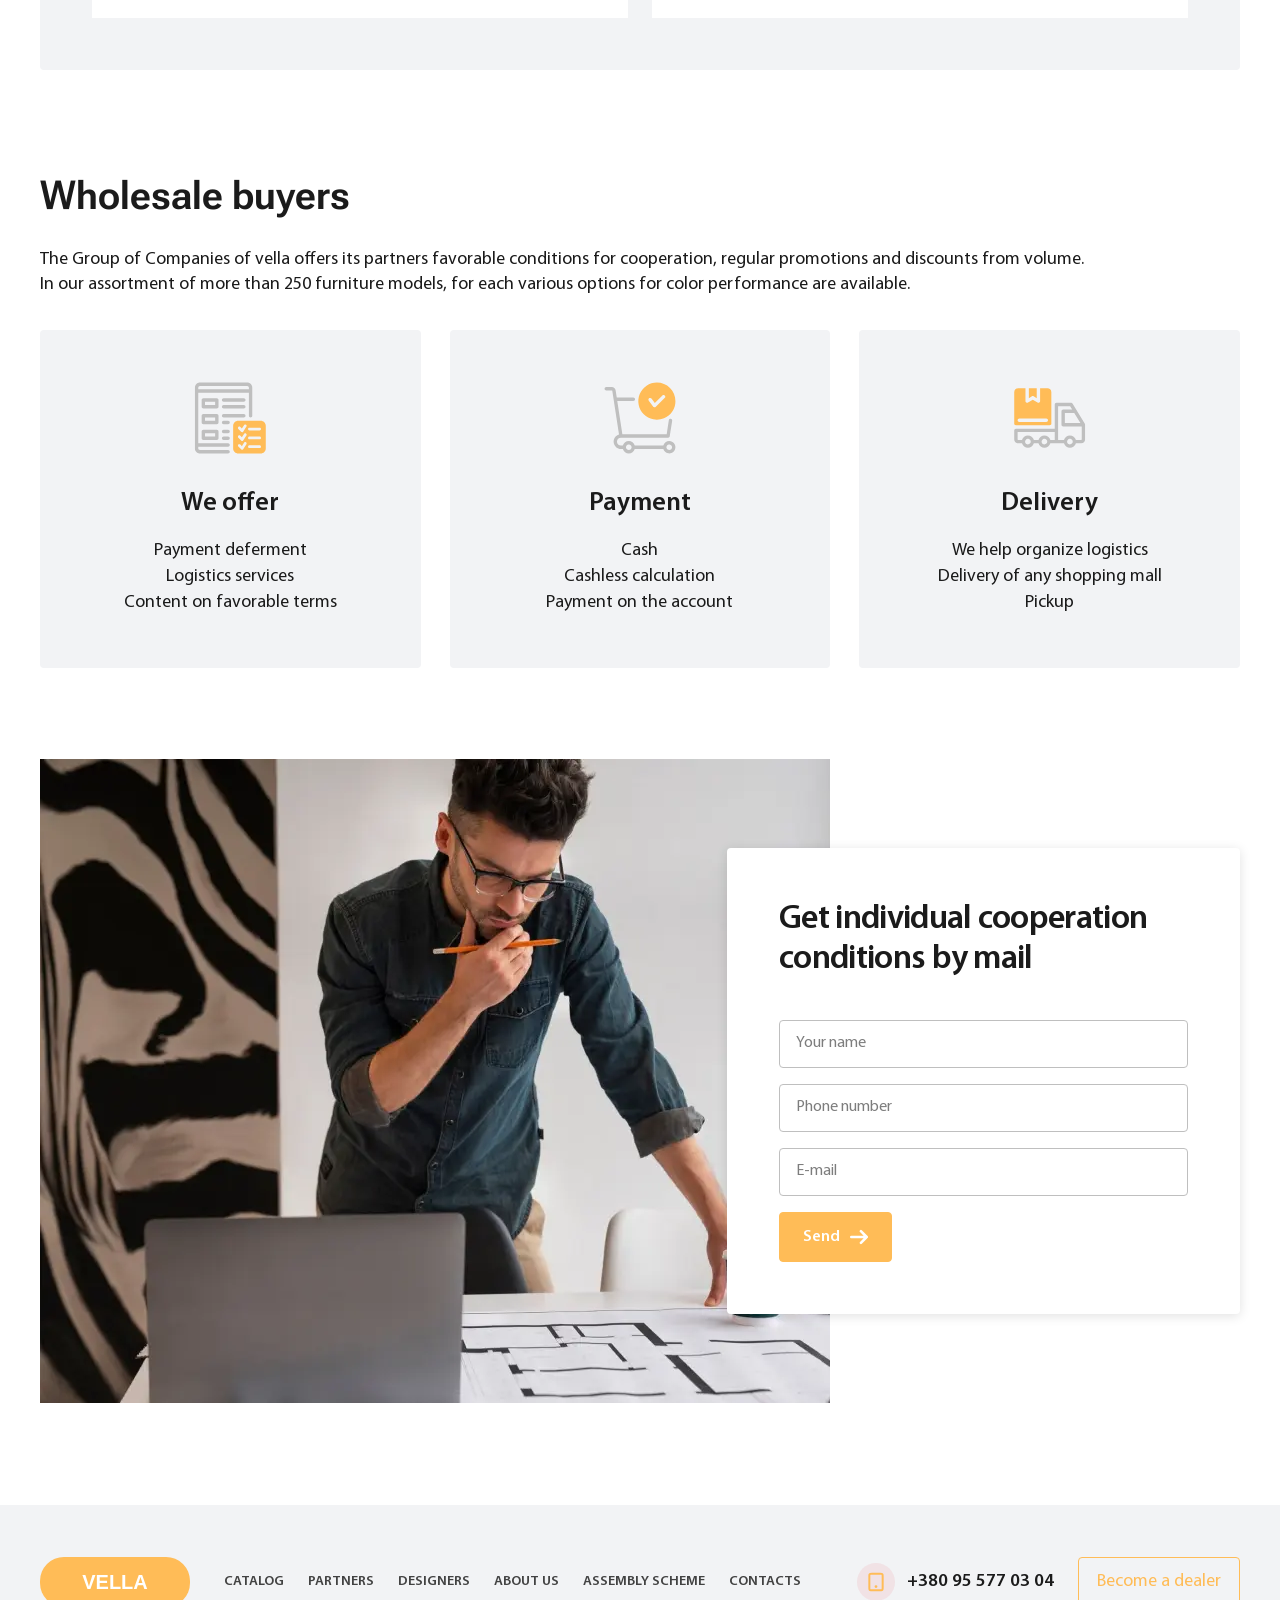
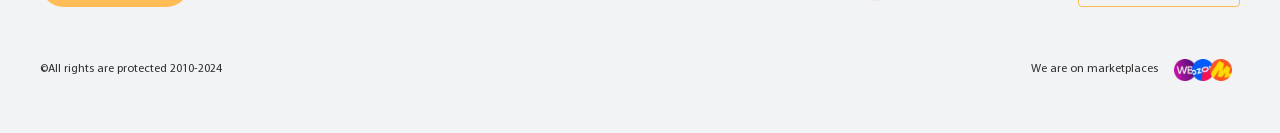
<file: collaboration.html>
<!DOCTYPE html>
<html lang="en">

<head>
	<title>CollaborationPage</title>
	<meta charset="UTF-8">
	<meta name="format-detection" content="telephone=no">
	<!-- <style>body{opacity: 0;}</style> -->
	<link rel="stylesheet" href="css/style.min.css?_v=20251028103505">
	<link rel="shortcut icon" href="favicon.ico">
	<!-- <meta name="robots" content="noindex, nofollow"> -->
	<meta name="viewport" content="width=device-width, initial-scale=1.0">
</head>

<body>
	<div class="wrapper">
		<header data-scroll="102" data-scroll-show="1000" class="header">
			<div class="header__container">
				<button type="button" class="header__icon icon-menu"><span></span></button>
				<a href="home.html#page__hero" class="header__logo logo"><img src="img/updated_logo.svg" alt="Logo"></a>
				<div class="header__menu menu">
					<nav class="menu__body">
						<ul class="menu__list">
							<li class="menu__item">
								<a href="catalog.html#catalog" class="menu__link">
									Catalog
								</a>
							</li>
							<li class="menu__item">
								<a href="collaboration.html#collaboration" class="menu__link">
									Partners
								</a>
							</li>
							<li class="menu__item">
								<a href="design.html#design" class="menu__link">
									Designers
								</a>
							</li>
							<li class="menu__item">
								<a href="about.html#about" class="menu__link">
									About Us
								</a>
							</li>
							<li class="menu__item">
								<a href="schemes.html#schemes" class="menu__link">
									Assembly scheme
								</a>
							</li>
							<li class="menu__item">
								<a href="contacts.html#contacts" class="menu__link">
									Contacts
								</a>
							</li>
						</ul>
					</nav>
				</div>
				<div class="header__contact contact-header">
					<a href="tel:+380955770304" class="contact-header__link">
						<p>+380 95 577 03 04</p>
						<span class="contact-header__icon">
							<svg>
								<use xlink:href="img/icons/icons.svg#tablet"></use>
							</svg>
						</span>
					</a>
					<button data-popup="#popup" type="button" class="contact-header__button button button--trprnt">Become a dealer</button>
				</div>
			</div>
		</header>
		<main class="collaboration">

			<div class="collaboration__breadcrumbs breadcrumbs">
				<div class="breadcrumbs__container">
					<ul class="breadcrumbs__list">
						<li class="breadcrumbs__item">
							<a href="#" class="breadcrumbs__link">Home</a>
						</li>
						<li class="breadcrumbs__item">
							<a href="#" class="breadcrumbs__link">Designers</a>
						</li>
					</ul>
				</div>
			</div>

			<div class="collaboration__hero hero hero--col">
				<div class="hero__container hero__container--col">
					<div class="hero__body">
						<div class="hero__slider hero__slider--col swiper">
							<div class="hero__wrapper hero__wrapper--collaboration swiper-wrapper">
								<div class="hero__slide swiper-slide">
									<img class="hero__image" src="img/collaboration/slider_01.webp" alt="Image 01">
								</div>
								<div class="hero__slide swiper-slide">
									<img class="hero__image" src="img/collaboration/slider_02.webp" alt="Image 02">
								</div>
								<div class="hero__slide swiper-slide">
									<img class="hero__image" src="img/collaboration/slider_03.webp" alt="Image 03">
								</div>
								<div class="hero__slide swiper-slide">
									<img class="hero__image" src="img/collaboration/slider_02.webp" alt="Image 02">
								</div>
							</div>
							<button type="button" class="hero__button-prev hero__button-prev--col button-prev-slider swiper-button-prev _icon-arrow-swiper"></button>
							<button type="button" class="hero__button-next button-next-slider swiper-button-next _icon-arrow-swiper"></button>
						</div>
					</div>
					<article class="hero__plate hero__plate--col item-plate item-plate--col">
						<div class="item-plate__content item-plate__content--col">
							<h4 class="item-plate__title">How to start cooperation</h4>
							<div class="item-plate__text">
								<p>
									We invite creative designers, architects and decorators to mutually beneficial cooperation - all who made the interior design with their calling
								</p>
							</div>
						</div>
					</article>
				</div>
			</div>

			<section class="collaboration__proposition proposition">
				<div class="proposition__container">
					<div class="proposition__body">
						<h2 class="proposition__title title">Our proposal</h2>
						<ul class="proposition__items">
							<li data-quantity="1" class="proposition__item item-proffer">
								<div class="item-proffer__text">
									<p>
										<span>Expert support</span> in choosing a niche and trade for trading - we ourselves sell on sites, are ready to share their experience in development and work
									</p>
								</div>
							</li>
							<li data-quantity="2" class="proposition__item item-proffer">
								<div class="item-proffer__text">
									<p>
										<spa>Goods at the best prices</span> - we have our own production, we also cooperate with all the large factories of the country
									</p>
								</div>
							</li>
							<li data-quantity="3" class="proposition__item item-proffer">
								<div class="item-proffer__text">
									<p>
										<span>A full range of works</span> with marketplaces, including the creation of an office, the development and creation of goods cards, work with deliveries and analyst in sites
									</p>
								</div>
							</li>
							<li data-quantity="4" class="proposition__item item-proffer">
								<div class="item-proffer__text">
									<p>
										<span>Working with us</span> You can purchase goods in the largest factories under the best conditions
									</p>
								</div>
							</li>
							<li data-quantity="5" class="proposition__item item-proffer">
								<div class="item-proffer__text">
									<p>
										<span>Built system</span> work with orders and logistics
									</p>
								</div>
							</li>
							<li data-quantity="6" class="proposition__item item-proffer">
								<div class="item-proffer__text">
									<p>
										<span>A few warehouses,</span> With the possibility of storage and sale
									</p>
								</div>
							</li>
							<li data-quantity="7" class="proposition__item item-proffer">
								<div class="item-proffer__text">
									<p>
										<span>Actual (trend) product range,</span> We, as sellers and manufacturers, know that it is in demand in the market
									</p>
								</div>
							</li>
							<li data-quantity="8" class="proposition__item item-proffer">
								<div class="item-proffer__text">
									<p>
										<span>Expert</span> and the opportunity to trade on<span>All major marketplaces</span>
									</p>
								</div>
							</li>
						</ul>
					</div>
				</div>
			</section>

			<section class="collaboration__format format">
				<div class="format__container">
					<div class="format__body">
						<h2 class="format__title title">The format of cooperation</h2>
						<ul class="format__items">
							<li class="format__item item-format">
								<div class="item-format__body">
									<h4 class="item-format__title">Format <span>maximum </span></h4>
									<div class="item-format__icon">
										<img class="item-format__image ibg" src="img/cooperation/icons/icon_01.svg" alt="Image">
									</div>
									<div class="item-format__text">
										<p>
											The opening of the legal entity, the full maintenance of marketplaces, includes the establishment of cabinets, the creation of cards, sales management and related work. You are in roof to a partner by paying a fixed fee for maintaining and a percentage of sales.
										</p>
										<p>
											All work is for us, you pay for accounting and royalties, the tariff already includes a full range of actions of the Pabout USTRO and maintenance of MP rooms. The average time for the launch and promotion of cabinets is 1-3 months, after the average marginal profit of the goods is 17%.
										</p>
									</div>
								</div>
							</li>
							<li class="format__item item-format">
								<div class="item-format__body">
									<h4 class="item-format__title">Format <Span>optium</span></h4>
									<div class="item-format__icon">
										<img class="item-format__image ibg" src="img/cooperation/icons/icon_02.svg" alt="Image">
									</div>
									<div class="item-format__text">
										<p>
											Maintaining cabinets for you, the purchase of goods is carried out through us, if necessary, we take part of the work for ourselves &#40;For example, you use our warehouses for shipment, or we create content for you
										</p>
									</div>
								</div>
							</li>
							<li class="format__item item-format">
								<div class="item-format__body">
									<h4 class="item-format__title">Format <span>mini</span></h4>
									<div class="item-format__icon">
										<img class="item-format__image ibg" src="img/cooperation/icons/icon_03.svg" alt="Image">
									</div>
									<div class="item-format__text">
										<p>
											Full maintenance and work with offices for you, we act as a partner in the purchase of goods
										</p>
									</div>
								</div>
							</li>
						</ul>
					</div>
				</div>
			</section>

			<div class="collaboration__logistics logistics">
				<div class="logistics__container">
					<article class="logistics__plate logistics__plate--log item-plate item-plate--log">
						<div class="item-plate__content">
							<h4 class="item-plate__title">Warehouse and Logistics</h4>
							<div class="item-plate__text item-plate__text--col">
								<p>
									We have several warehouses, 2 of which are in Krivoy Rog and Uzhgorod, we provide a full cycle - storage, labeling and shipping of goods according to all EU rules. You can make regular supplies from our warehouses, along with us on favorable terms:
								</p>
							</div>
						</div>
					</article>
				</div>
				<div class="logistics__image-bg">
					<img class="logistics__image ibg" src="img/logistics/image-bg.webp" alt="Image BG">
				</div>
			</div>

			<div class="collaboration__profit profit-collaboration">
				<div class="profit-collaboration__container">
					<div class="profit-collaboration__text">
						<p>
							You can make regular supplies from our warehouses, together with us on favorable conditions
						</p>
					</div>
					<div class="profit-collaboration__wrap">
						<ul class="profit-collaboration__items">
							<li class="profit-collaboration__item item-profit">
								<img class="item-profit__image ibg" src="img/profit/profit_icon_01.svg" alt="icon 01">
								<h4 class="item-profit__title title title--small-MP">
									The cost of storage
								</h4>
								<div class="item-profit__text">
									<p>
										The cost of storage of the 1st pallet per day is 60 hryvnias (the cost of storing goods per 100 in hryvnia per day for pallets according to the standard coefficient)
									</p>
								</div>
							</li>
							<li class="profit-collaboration__item item-profit">
								<img class="item-profit__image ibg" src="img/profit/profit_icon_02.svg" alt="icon 02">
								<h4 class="item-profit__title title title--small-MP">
									Shipping from the seller’s warehouse
								</h4>
								<div class="item-profit__text">
									<p>
										You can ship and trade according to the FBS scheme (shipment from the seller’s warehouse), using the services of our warehouse
									</p>
								</div>
							</li>
						</ul>
					</div>
				</div>
			</div>

			<section class="collaboration__economic economic-collaboration">
				<div class="economic-collaboration__container">
					<div class="economic-collaboration__roof">
						<h2 class="economic-collaboration__title title"><span>Economics</span> directions</h2>
						<button data-da=".economic-collaboration__container,710,last" class="economic-collaboration__button button button--trprnt">
							Leave an application
							<svg class="button__icon">
								<use xlink:href="img/icons/icons.svg#arrow-narrow-right"></use>
							</svg>
						</button>
					</div>
					<div class="economic-collaboration__content content-economic">
						<div class="content-economic__subtitle">
							<p>
								The total turnover on which you can get out when buying a full list of goods</p>
							<span>4 537 882 ₴</span>
						</div>
						<ul class="content-economic__diagrams">
							<li class="content-economic__diagram item-diagram">
								<div class="item-diagram__inner">
									<div style="width: 100%;" class="item-diagram__progress-bar">
										<div class="item-diagram__data">
											<span>Volume of investment in the goods</span>
											<span>4 537 882 ₴</span>
										</div>
									</div>
									<div style="width: 38.59%;" class="item-diagram__progress-bar">
										<div class="item-diagram__data">
											<span>Logistics</span>
											<span>462 052 ₴</span>
										</div>
									</div>
								</div>
							</li>
							<li class="content-economic__diagram item-diagram">
								<div class="item-diagram__inner">
									<div style="width: 85.49%;" class="item-diagram__progress-bar">
										<div class="item-diagram__data">
											<span>Commission MP</span>
											<span>3 234 263 ₴</span>
										</div>
									</div>
									<div style="width: 34.215%;" class="item-diagram__progress-bar">
										<div class="item-diagram__data">
											<span>Our commission c 2%</span>
											<span>184 821 ₴</span>
										</div>
									</div>
								</div>
							</li>
							<li class="content-economic__diagram item-diagram">
								<div class="item-diagram__inner">
									<div style="width: 54.29%;" class="item-diagram__progress-bar">
										<div class="item-diagram__data">
											<span>Accounting per month</span>
											<span>25 000 ₴</span>
										</div>
									</div>
									<div style="width: 44.34%;" class="item-diagram__progress-bar">
										<div class="item-diagram__data">
											<span>Profit of one seller</span>
											<span>796 919 ₴</span>
										</div>
									</div>
								</div>
							</li>
						</ul>
						<div class="content-economic__bottom">
							<ul class="content-economic__items">
								<li class="content-economic__item item-economic">
									<div class="item-economic__icon">
										<img class="item-economic__image ibg" src="img/economic/icon_chart.webp" alt="icon 01">
									</div>
									<div class="item-economic__text">
										<p>
											Target marginal profit with
											one product - <span>17.5% per month</span>
										</p>
									</div>
								</li>
								<li class="content-economic__item item-economic">
									<div class="item-economic__icon"><img class="item-economic__image ibg" src="img/iconfonts/calendar.svg" alt="icon calendar"></div>
									<div class="item-economic__text">
										<p>
											The creation/development of the office is required on average <span>1-3 months</span>
										</p>
									</div>
								</li>
							</ul>
						</div>
					</div>
				</div>
			</section>

			<section class="collaboration__buyers buyers-collaboration">
				<div class="buyers-collaboration__container">
					<h2 class="buyers-collaboration__title title">Wholesale buyers</h2>
					<div class="buyers-collaboration__text">
						<p>
							The Group of Companies of vella offers its partners favorable conditions for cooperation, regular promotions and discounts from volume.
						</p>
						<p>
							In our assortment of more than 250 furniture models, for each various options for color performance are available.
						</p>
					</div>
					<ul class="buyers-collaboration__list">
						<li class="buyers-collaboration__item item-buyer">
							<div class="item-buyer__icon">
								<img class="item-buyer__image ibg" src="img/buyer/icon_01.svg" alt="Image 01">
							</div>
							<h5 class="item-buyer__title">We offer</h5>
							<div class="item-buyer__text">
								<p>
									Payment deferment
								</p>
								<p>
									Logistics services
								</p>
								<p>
									Content on favorable terms
								</p>
							</div>

						</li>
						<li class="buyers-collaboration__item item-buyer">
							<div class="item-buyer__icon">
								<img class="item-buyer__image ibg" src="img/buyer/icon_02.svg" alt="Image 02">
							</div>
							<h5 class="item-buyer__title">Payment</h5>
							<div class="item-buyer__text">
								<p>
									Cash
								</p>
								<p>
									Cashless calculation
								</p>
								<p>
									Payment on the account
								</p>
							</div>
						</li>
						<li class="buyers-collaboration__item item-buyer">
							<div class="item-buyer__icon">
								<img class="item-buyer__image ibg" src="img/buyer/icon_03.svg" alt="Image 03">
							</div>
							<h5 class="item-buyer__title">Delivery</h5>
							<div class="item-buyer__text">
								<p>
									We help organize logistics
								</p>
								<p>
									Delivery of any shopping mall
								</p>
								<p>
									Pickup
								</p>
							</div>

						</li>
					</ul>
				</div>
			</section>

			<div class="collaboration__individual individual-collaboration">
				<div class="individual-collaboration__container">
					<div class="individual-collaboration__image-bg">
						<img class="individual-collaboration__image ibg" src="img/individual/image_bg.webp" alt="Image BG">
					</div>
					<div class="individual-collaboration__content">
						<article class="individual-collaboration__form window-form">
							<div class="window-form__body">
								<div class="window-form__roof">
									<h3 class="window-form__title title title--feedback">Get individual cooperation conditions by mail</h3>
								</div>
								<form class="window-form__contact form form--fbd" action="https://jkorpela.fi/cgi-bin/echo.cgi" enctype="multipart/form-data" data-netlify="true">
									<div class="form__line form__line--fbd">
										<input autocomplete="off" type="text" name="form[name]" data-error="Error" placeholder="Your name" class="form__input input input--wn">
									</div>
									<div class="form__line form__line--fbd">
										<input autocomplete="off" type="tel" name="form[phone]" data-error="Error" placeholder="Phone number" class="form__input input input--wn">
									</div>
									<div class="form__line form__line--fbd">
										<input autocomplete="off" type="email" name="form[phone]" data-error="Error" placeholder="E-mail" class="form__input input input--wn">
									</div>
									<button class="form__button form__button--fbd button button--fbd" type="submit">
										Send
										<svg class="button__icon">
											<use xlink:href="img/icons/icons.svg#arrow-narrow-right"></use>
										</svg>
									</button>
								</form>
							</div>
						</article>
					</div>
				</div>
			</div>

		</main>
		<footer class="footer">
			<div class="footer__container">
				<div class="footer__wrap">
					<div class="footer__top top-footer">
						<a href="#" data-goto=".header" class="top-footer__logo logo"><img src="img/updated_logo.svg" alt="Logo"></a>
						<div class="top-footer__menu menu-footer">
							<div class="menu-footer__body">
								<ul class="menu-footer__list">
									<li class="menu-footer__item">
										<a href="catalog.html#catalog" class="menu-footer__link">
											Catalog
										</a>
									</li>
									<li class="menu-footer__item">
										<a href="collaboration.html#collaboration" class="menu-footer__link">
											Partners
										</a>
									</li>
									<li class="menu-footer__item">
										<a href="design.html#design" class="menu-footer__link">
											Designers
										</a>
									</li>
									<li class="menu-footer__item">
										<a href="about.html#about" class="menu-footer__link">
											About Us
										</a>
									</li>
									<li class="menu-footer__item">
										<a href="schemes.html#schemes" class="menu-footer__link">
											Assembly scheme
										</a>
									</li>
									<li class="menu-footer__item">
										<a href="contacts.html#contacts" class="menu-footer__link">
											Contacts
										</a>
									</li>
								</ul>
							</div>
						</div>
						<div class="top-footer__contact contact-footer">
							<a href="tel:+380955770304" class="contact-footer__link">
								<p>+380 95 577 03 04</p>
								<span class="contact-footer__icon">
									<svg>
										<use xlink:href="img/icons/icons.svg#tablet"></use>
									</svg>
								</span>
							</a>
							<div class="contact-footer__schedule">Daily with 10:00 to 10:00 pm</div>
							<button data-popup="#popup" type="button" class="contact-footer__button button button--trprnt">Become a dealer</button>
						</div>
					</div>
					<div class="footer__bottom bottom-footer">
						<div class="bottom-footer__body">
							<div class="bottom-footer__text">
								<p>
									©All rights are protected <time datetime="2010">2010</time>-<time datetime="2024">2024</time>
								</p>
							</div>
							<div data-da=".contact-footer, 767.98,last" class="bottom-footer__market market-footer">
								<div class="item-connection__text">
									<p>
										We are on marketplaces
									</p>
								</div>
								<ul class="market-footer__list">
									<li class="market-footer__item">
										<a href="#" class="market-footer__link">
											<img class="market-footer__image ibg" src="img/footer/wildb.webp" alt="Image">
										</a>
									</li>
									<li class="market-footer__item">
										<a href="#" class="market-footer__link">
											<img class="market-footer__image ibg" src="img/footer/ozon.webp" alt="Image">
										</a>
									</li>
									<li class="market-footer__item">
										<a href="#" class="market-footer__link">
											<img class="market-footer__image ibg" src="img/footer/market.webp" alt="Image">
										</a>
									</li>
								</ul>
							</div>
						</div>
					</div>
				</div>
			</div>
		</footer>
	</div>
	<!-- Документація: https://template.fls.guru/template-docs/modul-preloader.html -->
	<div id="fls-preloader">
		<!-- Скріпт прелоадера -->
		<script>
			function preloader() {
				const preloaderImages = document.querySelector('[data-preloader]') ? document.querySelectorAll('[data-preloader] img') : document.querySelectorAll('img');
				const preloaderContainer = document.querySelector('#fls-preloader');
				if (preloaderImages.length) {
					const preloaderStyleTemplate = `
				<style>
					* {
						padding: 0px;
						margin: 0px;
						border: 0px;
						box-sizing: border-box;
					}
					/* Головний блок */
					.fls-preloader{
						pointer-events: none;
						z-index: -1;
						position: fixed;
						width: 100%;
						height: 100%;
						top: 0;
						left: 0;
						display: flex;
						justify-content:center;
						align-items: center;
					}
					/* Блок з елементами */
					.fls-preloader__body{
						padding: 0.93rem;
						max-width: 31.25rem;
						display: flex;
						flex-direction: column;
					}
					/* Блок з лічильником */
					.fls-preloader__counter{
						font-size: 10rem;
						color:#FFBC57;
					}
					/* Прогресбар */
					.fls-preloader__line{}
					/* Лінія прогресбару */
					.fls-preloader__line span{
						display: inline-block;
						transition: width 0.2s ease;
						height: 0.8rem;
						background-color: #FFBC57;
					}
					.lock body{
						overflow: hidden;
						touch-action: none;
						overscroll-behavior: none;
					}
					.loading body>*:not(.fls-preloader){
						opacity: 0;
						visibility: hidden;
					}
					.loaded body>*:not(.fls-preloader){
						transition: opacity 0.5s ease 0s;
						opacity: 1;
						visibility: visible;
					}
				</style>`;

					document.head.insertAdjacentHTML("beforeend", preloaderStyleTemplate);

					const preloaderTemplate = `
					<div class="fls-preloader">
						<div class="fls-preloader__body">
							<div class="fls-preloader__counter">0%</div>
							<div class="fls-preloader__line"><span></span></div>
						</div>
					</div>`;
					document.body.insertAdjacentHTML("beforeend", preloaderTemplate);

					const
						preloader = document.querySelector('.fls-preloader'),
						showPecentLoad = document.querySelector('.fls-preloader__counter'),
						showLineLoad = document.querySelector('.fls-preloader__line span'),
						htmlDocument = document.documentElement;

					let imagesLoadedCount = counter = progress = 0;

					htmlDocument.classList.add('loading');
					htmlDocument.classList.add('lock');

					preloaderImages.forEach(preloaderImage => {
						const imgClone = document.createElement('img');
						if (imgClone) {
							imgClone.onload = imageLoaded;
							imgClone.onerror = imageLoaded;
							preloaderImage.dataset.src ? imgClone.src = preloaderImage.dataset.src : imgClone.src = preloaderImage.src;
						}
					});

					function setValueProgress(progress) {
						showPecentLoad ? showPecentLoad.innerText = `${progress}%` : null;
						showLineLoad ? showLineLoad.style.width = `${progress}%` : null;
					}
					showPecentLoad ? setValueProgress(progress) : null;

					function imageLoaded() {
						imagesLoadedCount++;
						progress = Math.round((100 / preloaderImages.length) * imagesLoadedCount);
						const intervalId = setInterval(() => {
							counter >= progress ? clearInterval(intervalId) : setValueProgress(++counter);
							counter >= 100 ? addLoadedClass() : null;
						}, 10);
					}

					function addLoadedClass() {
						htmlDocument.classList.add('loaded');
						htmlDocument.classList.remove('lock');
						htmlDocument.classList.remove('loading');
						setInterval(() => {
							preloader.remove();
							preloaderContainer.remove();
						}, 500);
					}
				} else {
					preloaderContainer.remove();
				}
			}
			preloader();
		</script>
	</div>
	<div id="popup" aria-hidden="true" class="popup">
		<div class="popup__wrapper">
			<div class="popup__content">
				<button data-close type="button" class="popup__close">
					<svg xmlns="http://www.w3.org/2000/svg" width="20" height="20" viewBox="0 0 20 20" fill="none">
						<path d="M15.625 4.375L4.375 15.625" stroke="#BFBFBF" stroke-width="2" stroke-linecap="round" stroke-linejoin="round" />
						<path d="M15.625 15.625L4.375 4.375" stroke="#BFBFBF" stroke-width="2" stroke-linecap="round" stroke-linejoin="round" />
					</svg>
				</button>
				<article class="popup__form window-form window-form--popup">
					<div class="window-form__body window-form__body--popup">
						<div class="window-form__roof window-form__roof--popup">
							<h3 class="window-form__title window-form__title--popup">Become a dealer</h3>
							<div class="window-form__subtitle window-form__subtitle--popup">
								<p>
									Leave a request, we will contact you to discuss the details of cooperation
								</p>
							</div>
						</div>
						<form class="window-form__contact form form--fbd" action="https://jkorpela.fi/cgi-bin/echo.cgi" enctype="multipart/form-data" data-netlify="true">
							<div class="form__line form__line--fbd">
								<input autocomplete="off" type="text" name="form[name]" data-error="Error" placeholder="Your name" class="form__input input input--wn">
							</div>
							<div class="form__line form__line--fbd">
								<input autocomplete="off" type="tel" name="form[phone]" data-error="Error" placeholder="Phone number" class="form__input input input--wn">
							</div>
							<button class="form__button form__button--fbd button button--popup" type="submit">
								Send
								<svg class="button__icon">
									<use xlink:href="img/icons/icons.svg#arrow-narrow-right"></use>
								</svg>
							</button>
						</form>
					</div>
				</article>
			</div>
		</div>
	</div>


	<div id="popup-price" aria-hidden="true" class="popup popup-price">
		<div class="popup__wrapper popup-price__wrapper">
			<div class="popup__content popup-price__content">
				<button data-close type="button" class="popup-price__close">
					<svg xmlns="http://www.w3.org/2000/svg" width="20" height="20" viewBox="0 0 20 20" fill="none">
						<path d="M15.625 4.375L4.375 15.625" stroke="#BFBFBF" stroke-width="2" stroke-linecap="round" stroke-linejoin="round" />
						<path d="M15.625 15.625L4.375 4.375" stroke="#BFBFBF" stroke-width="2" stroke-linecap="round" stroke-linejoin="round" />
					</svg>
				</button>

				<article class="popup-price__form window-form window-form--popup">
					<div class="window-form__body window-form__body--popup">
						<div class="window-form__roof window-form__roof--popup">
							<h3 class="window-form__title window-form__title--popup">Get a price list</h3>

						</div>
						<form class="window-form__contact form form--fbd" action="https://jkorpela.fi/cgi-bin/echo.cgi" enctype="multipart/form-data" data-netlify="true">
							<div class="form__line form__line--fbd">
								<input autocomplete="off" type="tel" name="form[phone]" data-error="Error" placeholder="Phone number" class="form__input input input--wn">
							</div>
							<button class="form__button form__button--fbd button button--popup" type="submit">
								Send
								<svg class="button__icon">
									<use xlink:href="img/icons/icons.svg#arrow-narrow-right"></use>
								</svg>
							</button>
						</form>
					</div>
				</article>
			</div>
		</div>
	</div>
	<script src="js/app.min.js?_v=20251028103505"></script>
</body>

</html>
</file>
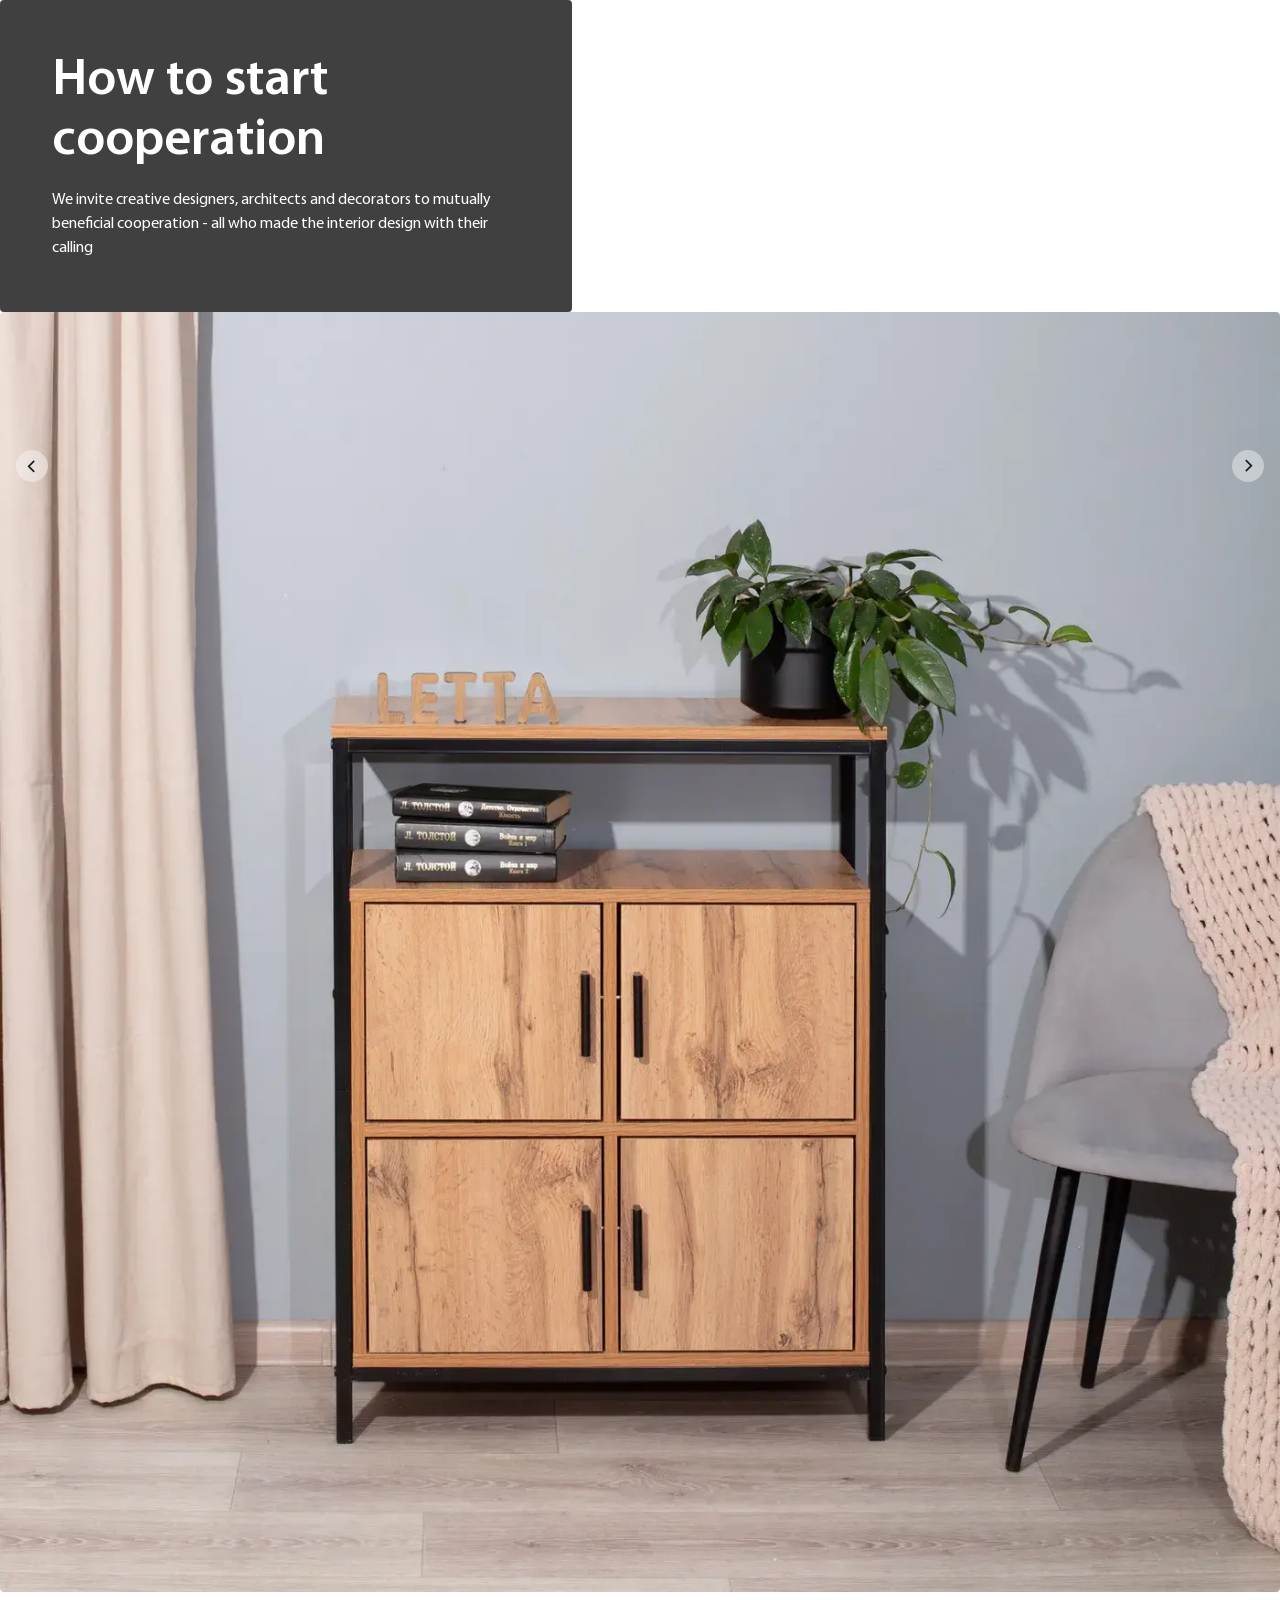
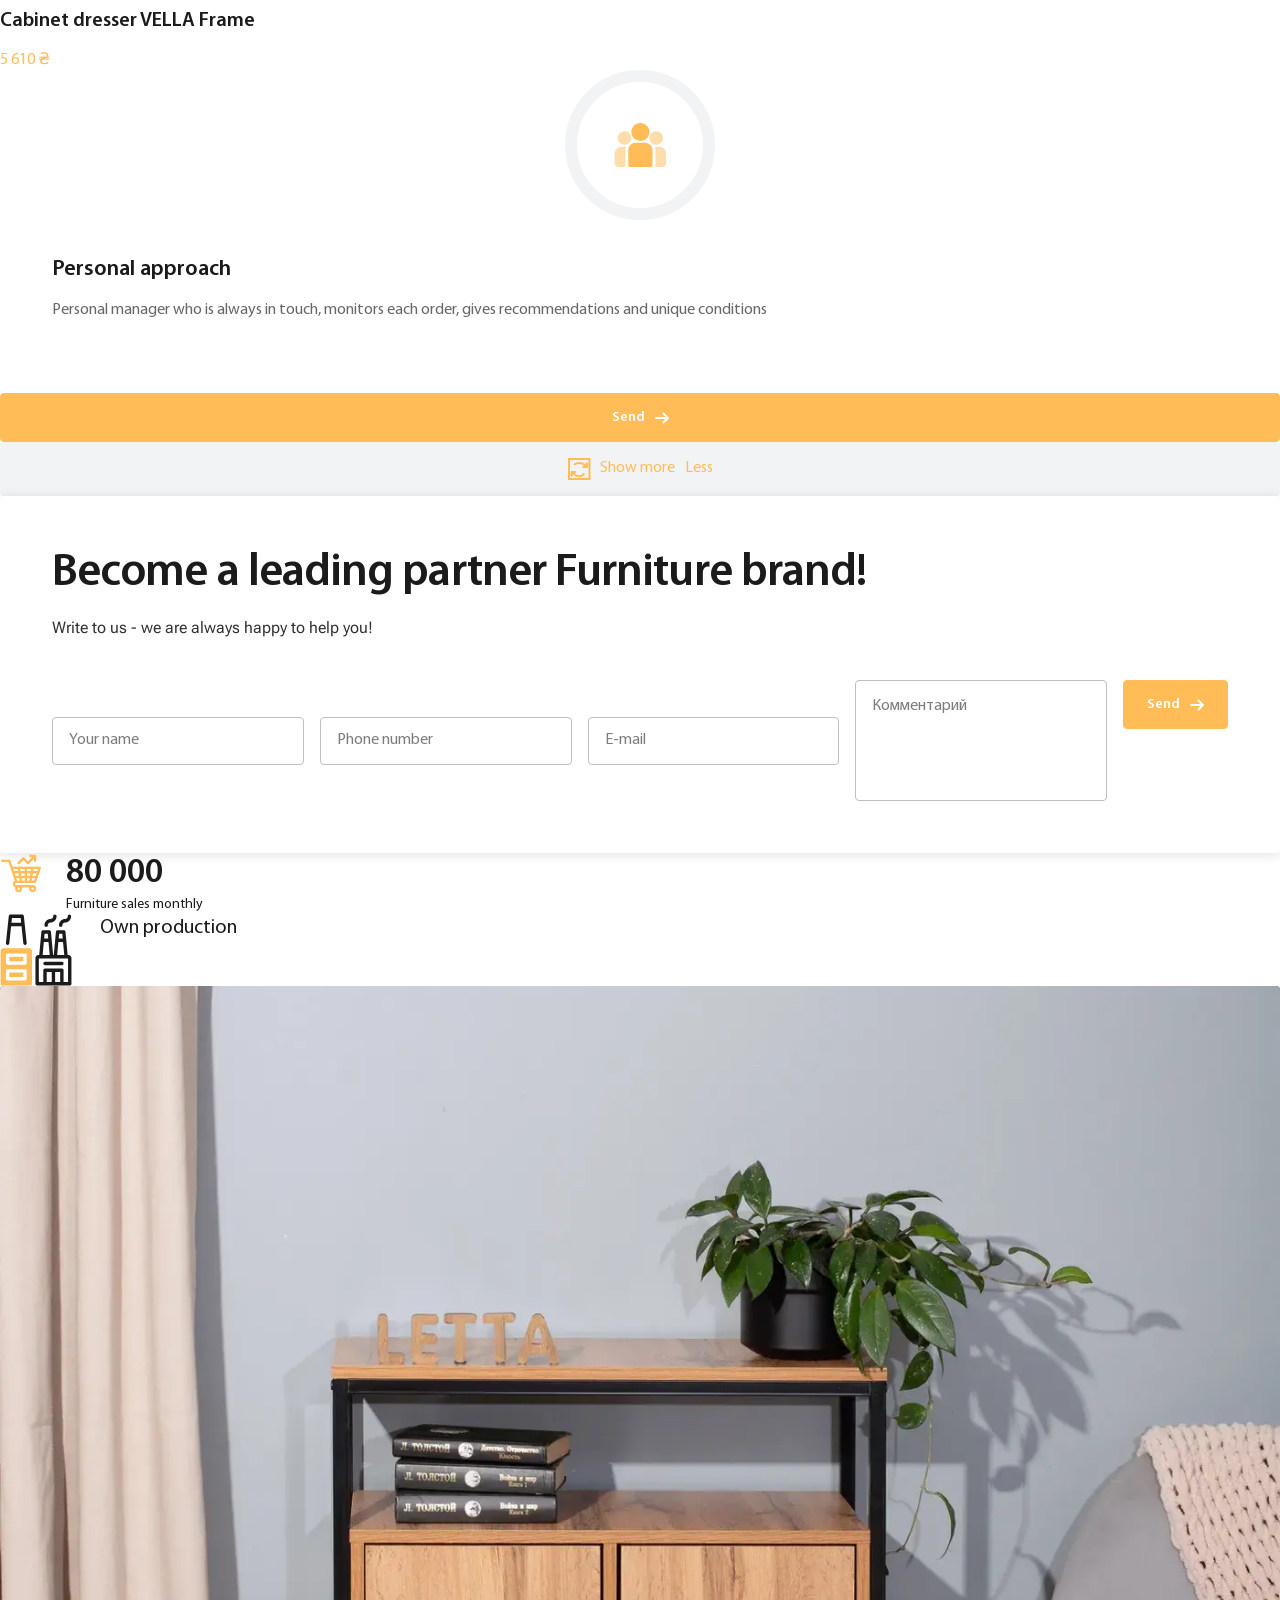
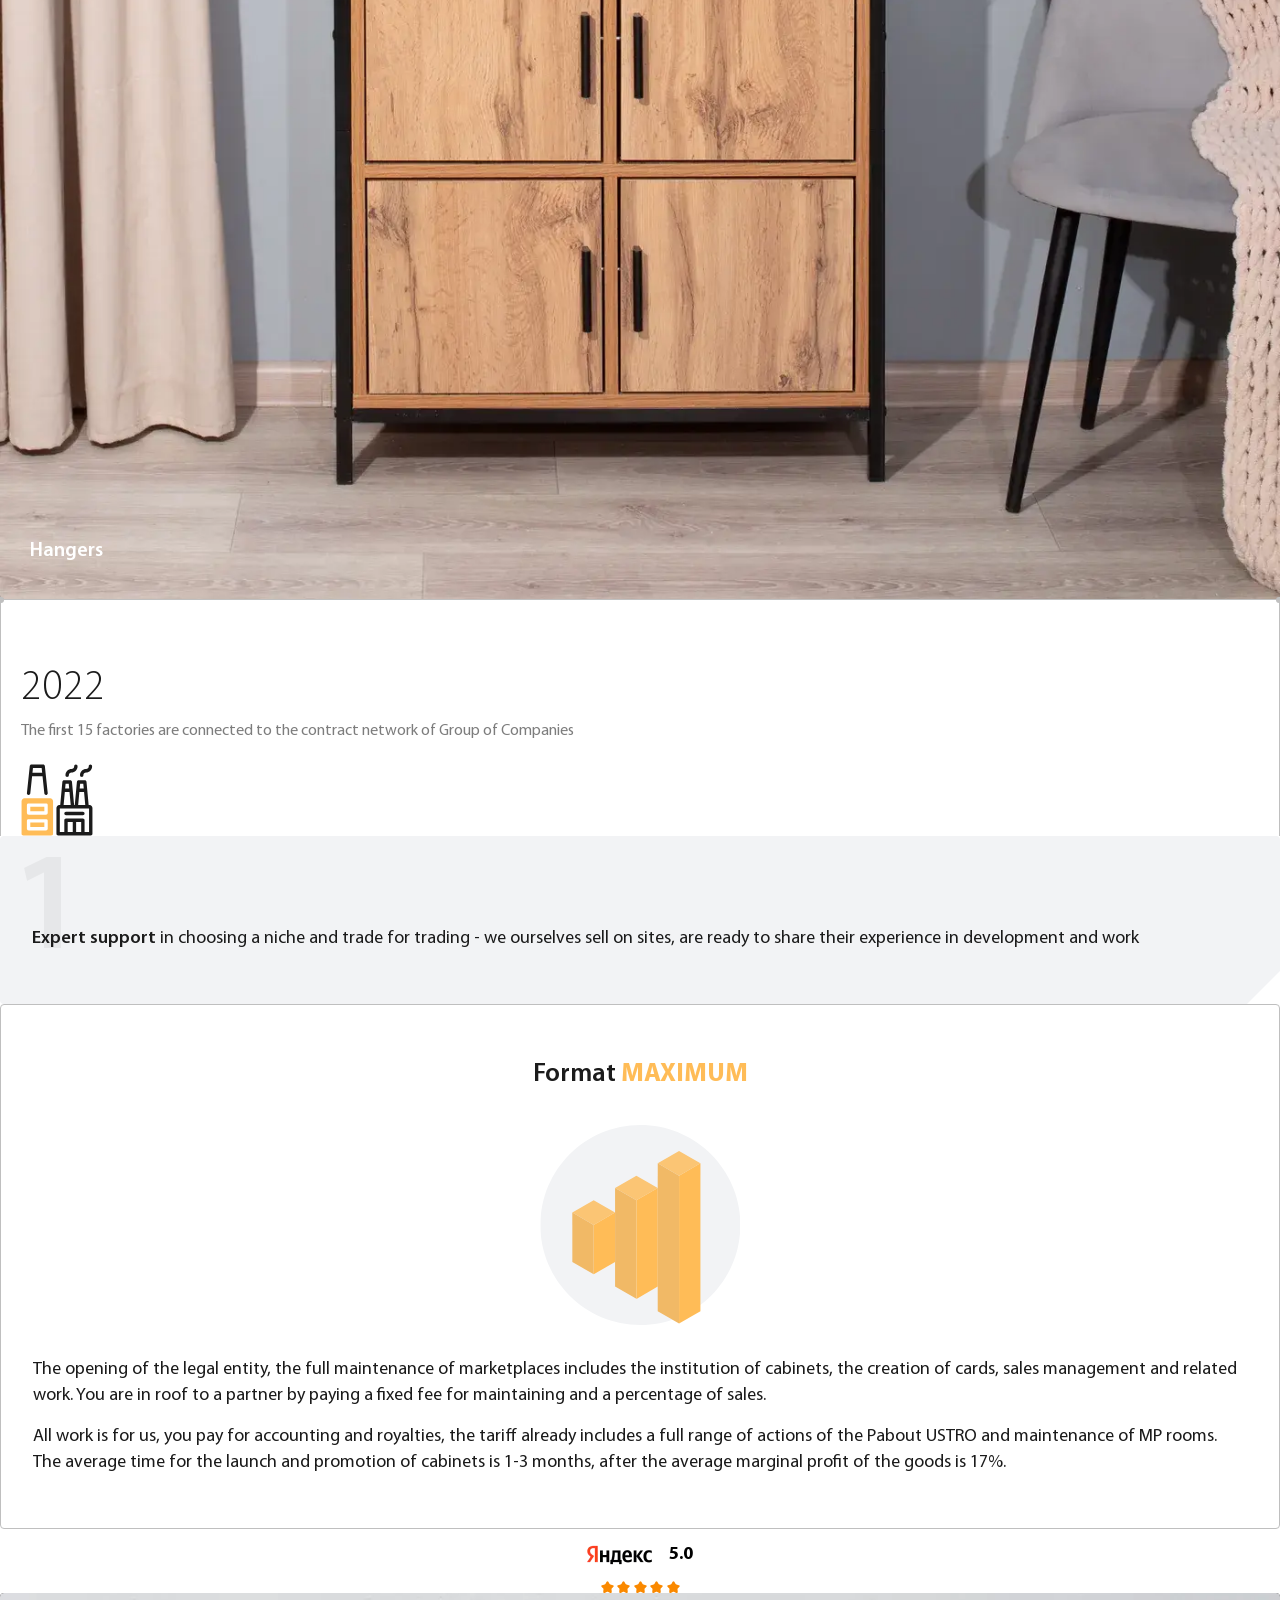
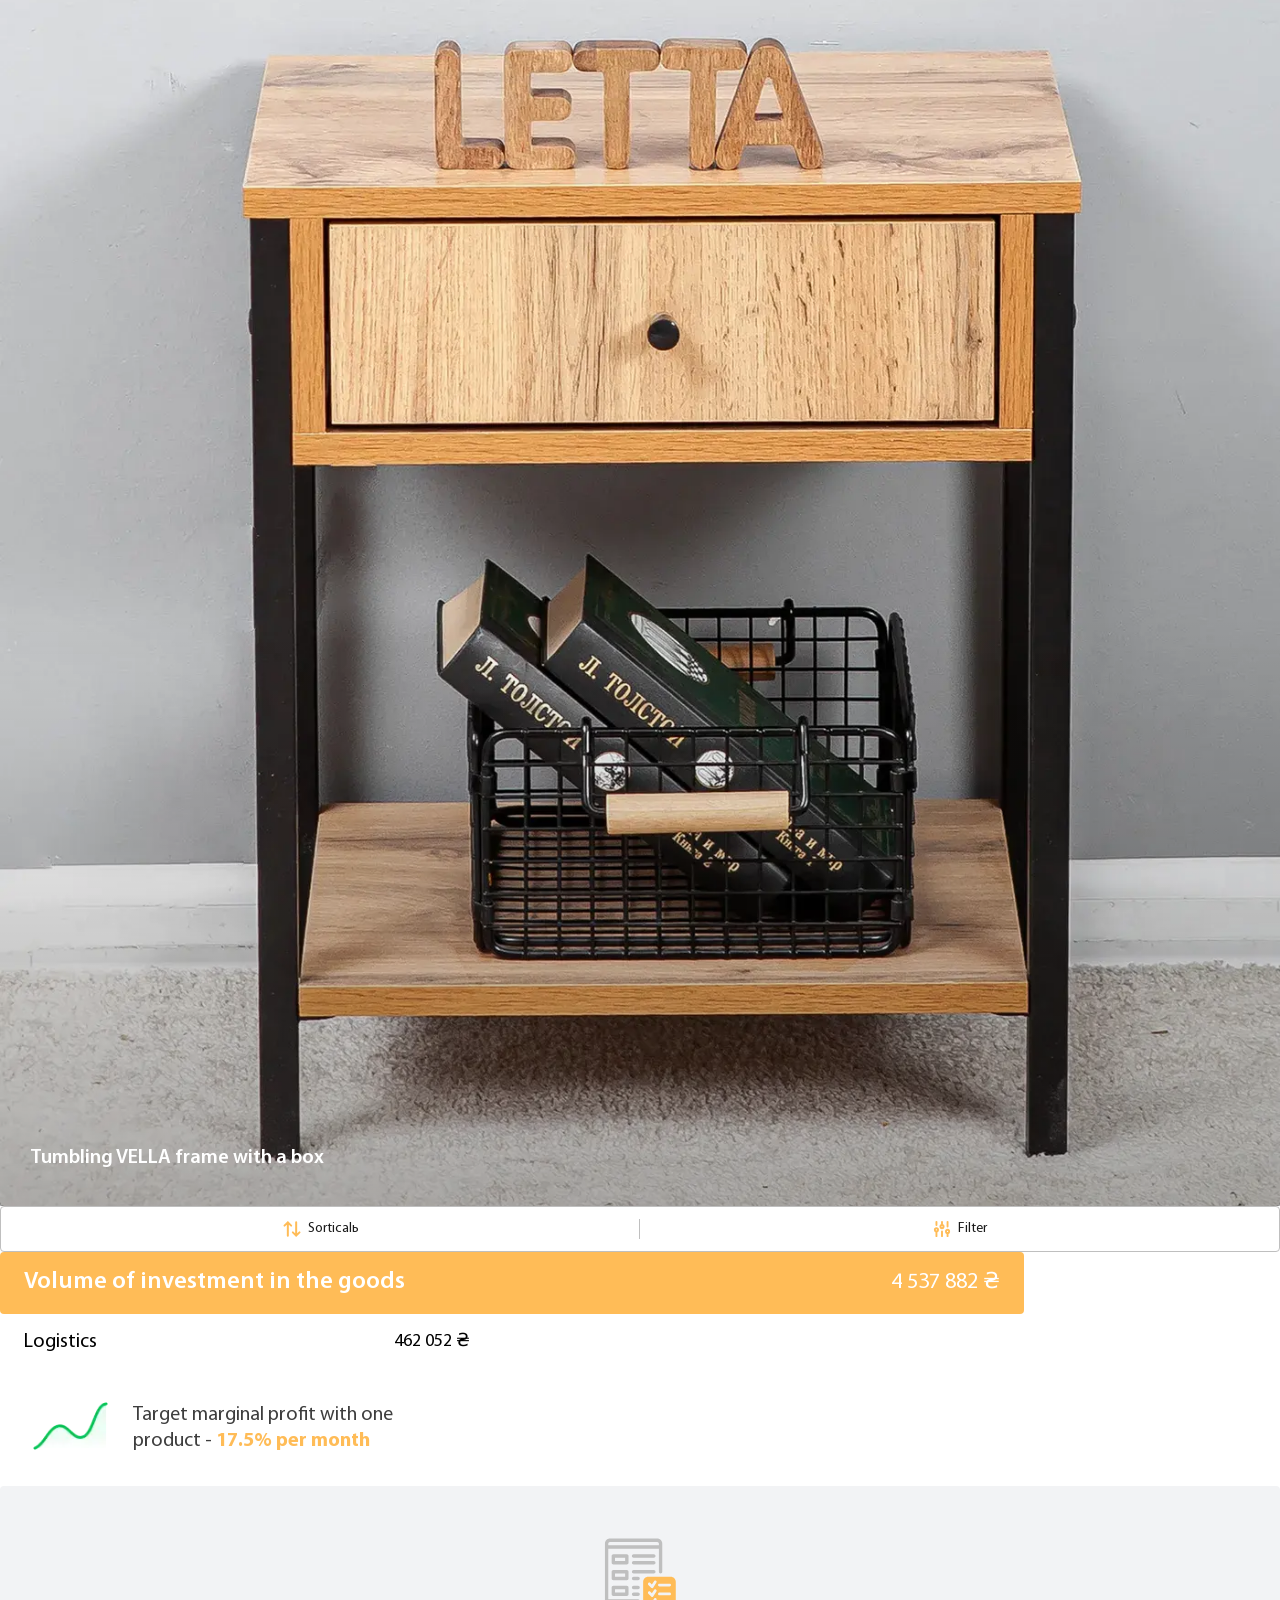
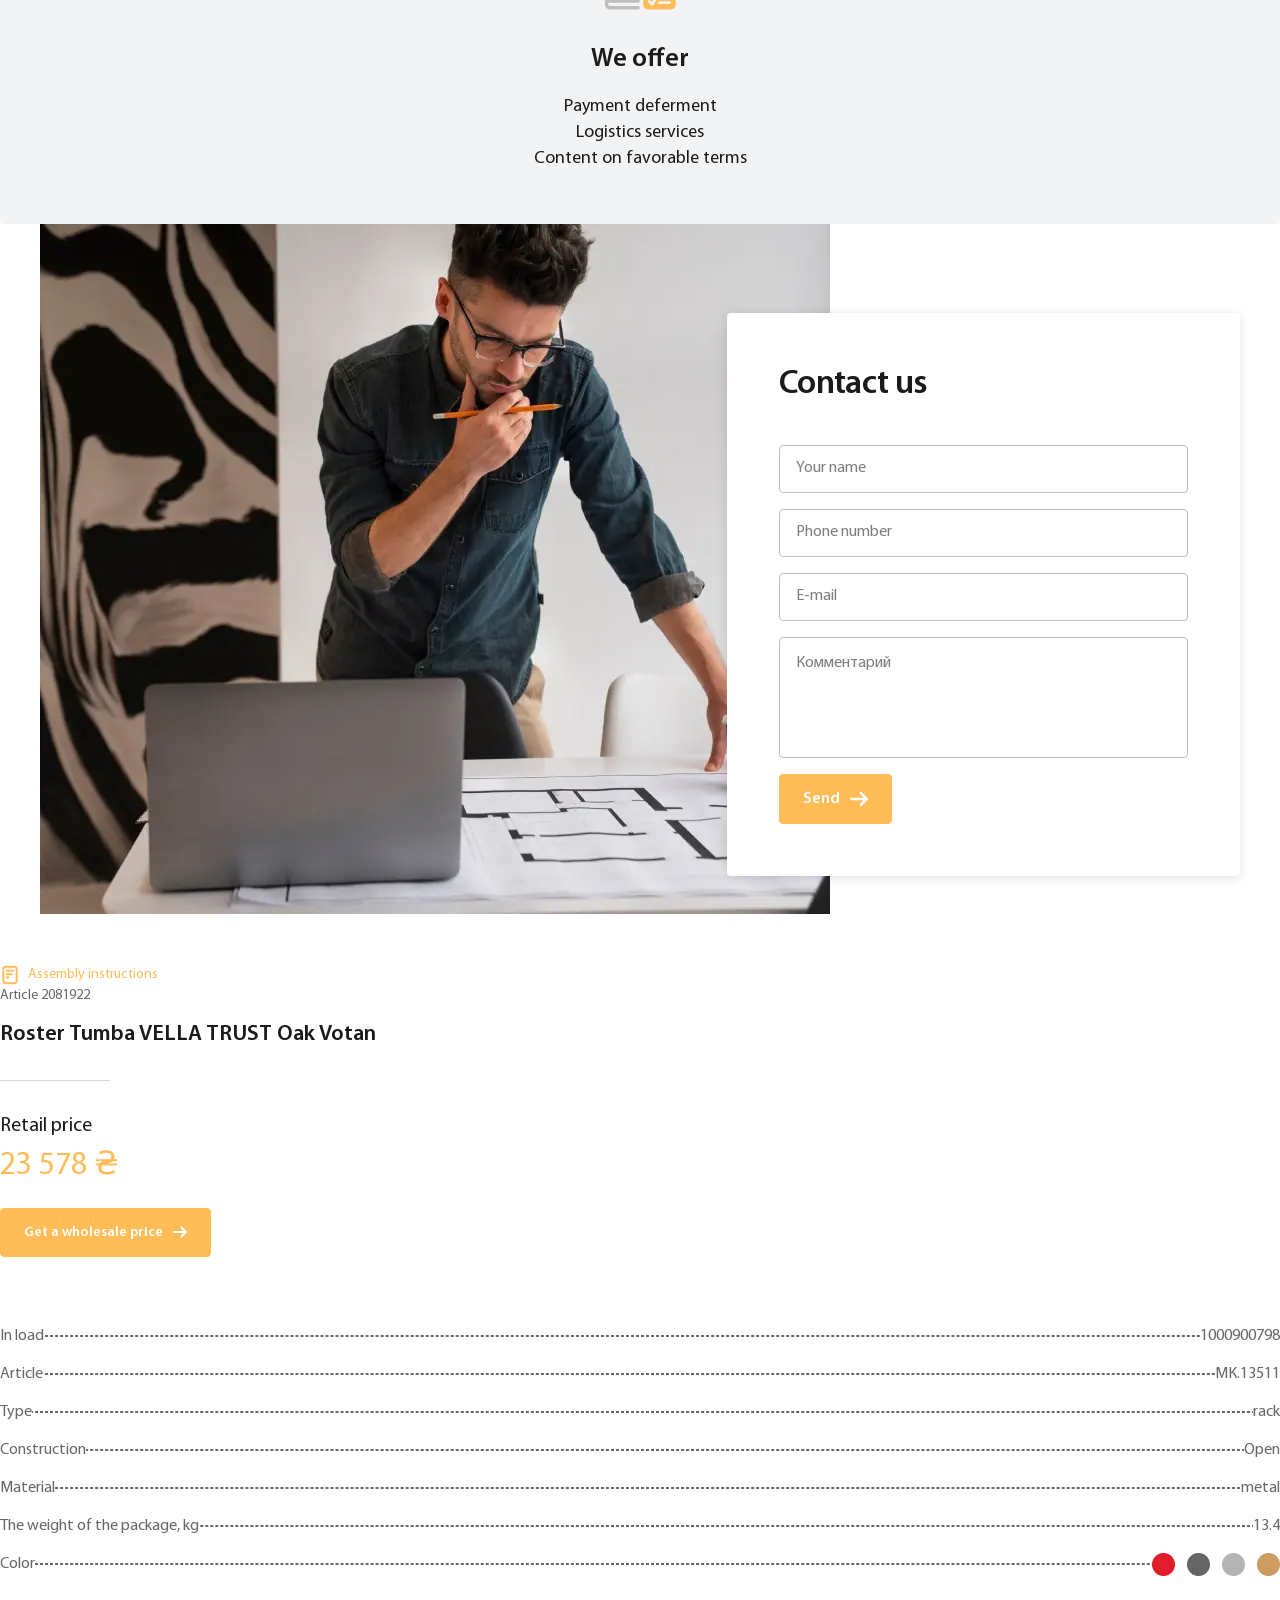
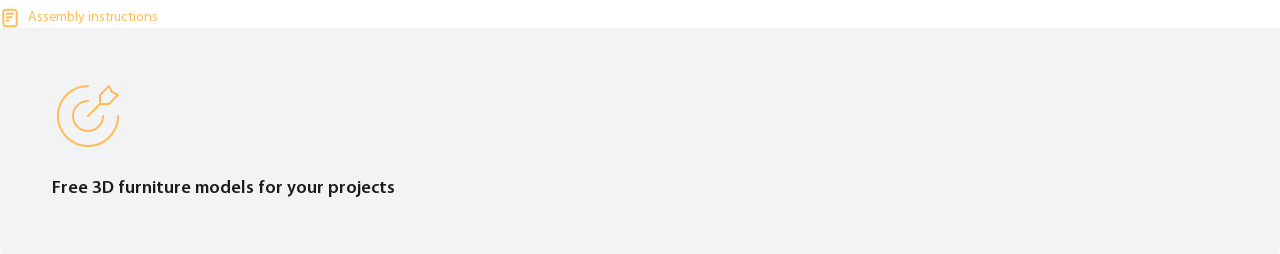
<file: common.html>
<!DOCTYPE html>
<html lang="en">

<head>
	<title>CommonPage</title>
	<meta charset="UTF-8">
	<meta name="format-detection" content="telephone=no">
	<!-- <style>body{opacity: 0;}</style> -->
	<link rel="stylesheet" href="css/style.min.css?_v=20251028103505">
	<link rel="shortcut icon" href="favicon.ico">
	<!-- <meta name="robots" content="noindex, nofollow"> -->
	<meta name="viewport" content="width=device-width, initial-scale=1.0">
</head>

<body>
	<div class="wrapper">

		<article class="item-plate item-plate--hero">
			<div class="item-plate__content item-plate__content--hero">
				<h4 class="item-plate__title">How to start cooperation</h4>
				<div class="item-plate__text">
					<p>
						We invite creative designers, architects and decorators to mutually beneficial cooperation - all who made the interior design with their calling
					</p>
				</div>
			</div>
		</article>

		<article class="item-catalog">
			<a href="#" class="item-catalog__link">
				<img class="item-catalog__image ibg" src="img/catalog/image_01.webp" alt="Image">
			</a>
			<h5 class="item-catalog__title">Cabinet dresser <span>vella</span> Frame</h5>
			<div class="item-catalog__price">5 610 ₴</div>
		</article>

		<article class="item-guarantees">
			<div class="item-guarantees__inner">
				<div class="item-guarantees__icon">
					<img class="item-guarantees__image ibg" src="img/iconfonts/people.svg" alt="Image">
				</div>
			</div>
			<div class="item-guarantees__content">
				<div class="item-guarantees__top">
					<h5 class="item-guarantees__title">Personal approach</h5>
				</div>
				<div class="item-guarantees__text">
					<p>
						Personal manager who is always in touch, monitors each order, gives recommendations and unique conditions
					</p>
				</div>
			</div>
		</article>

		<button class="button">
			Send
			<svg class="button__icon">
				<use xlink:href="img/icons/icons.svg#arrow-narrow-right"></use>
			</svg>
		</button>

		<button class="button-more _icon-clockwise">
			<span>Show more</span>
			<span>Less</span>
		</button>

		<article class="window-form">
			<div class="window-form__body">
				<div class="window-form__roof">
					<h3 class="window-form__title">Become a leading partner
						Furniture brand!</h3>
					<div class="window-form__subtitle">
						<p>
							Write to us - we are always happy to help you!
						</p>
					</div>
				</div>
				<form class="window-form__contact form" action="https://jkorpela.fi/cgi-bin/echo.cgi" enctype="multipart/form-data" data-netlify="true">
					<div class="form__line line">
						<input autocomplete="off" type="text" name="form[name]" data-error="Error" placeholder="Your name" class="form__input input input--wn">
					</div>
					<div class="form__line line">
						<input autocomplete="off" type="tel" name="form[phone]" data-error="Error" placeholder="Phone number" class="form__input input input--wn">
					</div>
					<div class="form__line line">
						<input autocomplete="off" type="email" name="form[phone]" data-error="Error" placeholder="E-mail" class="form__input input input--wn">
					</div>
					<div class="form__line line">
						<textarea required class="form__comment input input--wn" name="comment" id="comment" placeholder="Комментарий"></textarea>
					</div>
					<button class="form__button form__button--fbd button" type="submit">
						Send
						<svg class="button__icon">
							<use xlink:href="img/icons/icons.svg#arrow-narrow-right"></use>
						</svg>
					</button>
				</form>
			</div>
		</article>

		<div class="item-info">
			<span class="item-info__icon _icon-cart-small"></span>
			<div class="item-info__content">
				<div class="item-info__number">80 000</div>
				<div class="item-info__text">
					<p>
						Furniture sales monthly
					</p>
				</div>
			</div>
		</div>

		<div class="item-data">
			<img class="item-data__image ibg" src="img/iconfonts/buildings.svg" alt="Image">
			<div class="item-data__text">
				<p>
					Own production
				</p>
			</div>
		</div>

		<div class="item-category">
			<a href="#" class="item-category__link">
				<div class="item-category__inner">
					<img class="item-category__image ibg" src="img/catalog/image_01.webp" alt="Image">
				</div>
				<span class="item-category__type">Hangers</span>
			</a>
		</div>

		<div class="item-history">
			<div class="item-history__year">2022</div>
			<div class="item-history__text">
				<p>
					The first 15 factories are connected to the contract network of Group of Companies</p>
			</div>
			<div class="item-history__inner">
				<img class="item-history__image ibg" src="img/iconfonts/buildings.svg" alt="Image">
			</div>
		</div>

		<div data-quantity="1" class="item-proffer">
			<div class="item-proffer__text">
				<p>
					<span>Expert support</span> in choosing a niche and trade for trading - we ourselves sell on sites, are ready to share their experience in development and work
				</p>
			</div>
		</div>

		<article class="item-format">
			<div class="item-format__body">
				<h4 class="item-format__title">Format <span>maximum</span></h4>
				<div class="item-format__icon">
					<img class="item-format__image ibg" src="img/cooperation/icons/icon_01.svg" alt="Image">
				</div>
				<div class="item-format__text">
					<p>
						The opening of the legal entity, the full maintenance of marketplaces includes the institution of cabinets, the creation of cards, sales management and related work. You are in roof to a partner by paying a fixed fee for maintaining and a percentage of sales.
					</p>
					<p>
						All work is for us, you pay for accounting and royalties, the tariff already includes a full range of actions of the Pabout USTRO and maintenance of MP rooms. The average time for the launch and promotion of cabinets is 1-3 months, after the average marginal profit of the goods is 17%.
					</p>
				</div>
			</div>
		</article>

		<div class="item-roof-reviews">
			<div class="item-roof-reviews__platform">
				<img class="item-roof-reviews__image ibg" src="img/reviews/platform/yandex.webp" alt="Icon yandex">
			</div>
			<span class="item-roof-reviews__grade">5.0</span>
		</div>

		<div class="stars-raiting">
			<div class="stars-raiting__star"></div>
			<div class="stars-raiting__star"></div>
			<div class="stars-raiting__star"></div>
			<div class="stars-raiting__star"></div>
			<div class="stars-raiting__star"></div>
		</div>

		<button type="button" class="button-prev-slider  _icon-arrow-swiper"></button>
		<button type="button" class="button-next-slider  _icon-arrow-swiper"></button>

		<div class="item-equipment">
			<a href="#" class="item-equipment__link">
				<div class="item-equipment__inner">
					<img class="item-equipment__image ibg" src="img/sets_page/equipment/slide_01.webp" alt="Slide 01">
				</div>
				<span class="item-equipment__type">Tumbling <span>vella</span> frame with a box</span>
			</a>
		</div>

		<div class="navigation-buttons">
			<div class="navigation-buttons__sorting sorting-button">
				<button type="button" class="sorting-button__body">
					<span class="sorting-button__icon">
						<svg>
							<use xlink:href="img/icons/icons.svg#switch"></use>
						</svg>
					</span>
					<span class="sorting-button__icon">
						<svg>
							<use xlink:href="img/icons/icons.svg#across"></use>
						</svg>
					</span>
				</button>
				<div class="sorting-button__title">Sorticalь</div>
			</div>
			<div class="navigation-buttons__filter filter-button">
				<button type="button" class="filter-button__body">
					<span class="filter-button__icon">
						<svg>
							<use xlink:href="img/icons/icons.svg#sliders"></use>
						</svg>
					</span>
					<span class="filter-button__icon">
						<svg>
							<use xlink:href="img/icons/icons.svg#across"></use>
						</svg>
					</span>
				</button>
				<div class="filter-button__title">Filter</div>
			</div>
		</div>

		<div class="item-diagram">
			<div class="item-diagram__inner">
				<div style="width: 80%;" class="item-diagram__progress-bar">
					<div class="item-diagram__data">
						<span>Volume of investment in the goods</span>
						<span>4 537 882 ₴</span>
					</div>
				</div>
				<div style="width: 38.59%;" class="item-diagram__progress-bar">
					<div class="item-diagram__data">
						<span>Logistics</span>
						<span>462 052 ₴</span>
					</div>
				</div>
			</div>
		</div>

		<div class="item-economic">
			<div class="item-economic__icon">
				<img class="item-economic__image ibg" src="img/economic/icon_chart.webp" alt="icon 01">
			</div>
			<div class="item-economic__text">
				<p>
					Target marginal profit with
					one product - <span>17.5% per month</sы>
				</p>
			</div>
		</div>

		<div class="item-buyer">
			<div class="item-buyer__icon">
				<img class="item-buyer__image ibg" src="img/buyer/icon_01.svg" alt="Image 01">
			</div>
			<h5 class="item-buyer__title">We offer</h5>
			<div class="item-buyer__text">
				<p>
					Payment deferment
				</p>
				<p>
					Logistics services
				</p>
				<p>
					Content on favorable terms
				</p>
			</div>
		</div>

		<div class="individual-collaboration">
			<div class="individual-collaboration__container">
				<div class="individual-collaboration__image-bg">
					<img class="individual-collaboration__image ibg" src="img/individual/image_bg.webp" alt="Image BG">
				</div>
				<div class="individual-collaboration__content">
					<article class="individual-collaboration__form window-form">
						<div class="window-form__body">
							<div class="window-form__roof">
								<h3 class="window-form__title window-form__title title title--feedback">Contact us</h3>
							</div>
							<form class="window-form__contact form form--fbd" action="https://jkorpela.fi/cgi-bin/echo.cgi" enctype="multipart/form-data" data-netlify="true">
								<div class="form__line form__line--fbd">
									<input autocomplete="off" type="text" name="form[name]" data-error="Error" placeholder="Your name" class="form__input input input--wn">
								</div>
								<div class="form__line form__line--fbd">
									<input autocomplete="off" type="tel" name="form[phone]" data-error="Error" placeholder="Phone number" class="form__input input input--wn">
								</div>
								<div class="form__line form__line--fbd">
									<input autocomplete="off" type="email" name="form[phone]" data-error="Error" placeholder="E-mail" class="form__input input input--wn">
								</div>
								<div class="form__line form__line--fbd">
									<textarea required class="form__comment input input--wn" name="comment" id="comment" placeholder="Комментарий"></textarea>
								</div>
								<button class="form__button form__button--fbd button button--fbd" type="submit">
									Send
									<svg class="button__icon">
										<use xlink:href="img/icons/icons.svg#arrow-narrow-right"></use>
									</svg>
								</button>
							</form>
						</div>
					</article>
				</div>
			</div>
		</div>

		<a href="#" class="instruction">
			<svg class="instruction__icon">
				<use xlink:href="img/icons/icons.svg#file"></use>
			</svg>
			Assembly instructions
		</a>

		<div class="exposition">
			<div class="exposition__inner">
				<div class="exposition__article">
					Article 2081922
				</div>
				<h3 class="exposition__nomination">
					Roster Tumba <span>VELLA</span> TRUST Oak Votan
				</h3>
				<div class="exposition__foot foot-exposition">
					<div class="foot-exposition__top">
						<div class="foot-exposition__type">Retail price</div>
						<div class="foot-exposition__price">23 578 ₴</div>
						<a href="#" class="foot-exposition__button button">
							Get a wholesale price
							<svg class="button__icon">
								<use xlink:href="img/icons/icons.svg#arrow-narrow-right"></use>
							</svg>
						</a>
					</div>
				</div>
				<div class="exposition__data data-exposition">
					<table class="data-exposition__table">
						<tr class="data-exposition__tr">
							<td class="data-exposition__td">
								<span>
									In load
								</span>
							</td>
							<td class="data-exposition__td">
								<span>
									1000900798
								</span>
							</td>
						</tr>
						<tr class="data-exposition__tr">
							<td class="data-exposition__td">
								<span>
									Article
								</span>
							</td>
							<td class="data-exposition__td">
								<span>
									МК.13511
								</span>
							</td>
						</tr>
						<tr class="data-exposition__tr">
							<td class="data-exposition__td">
								<span>
									Type
								</span>
							</td>
							<td class="data-exposition__td">
								<span>
									rack
								</span>
							</td>
						</tr>
						<tr class="data-exposition__tr">
							<td class="data-exposition__td">
								<span>
									Construction
								</span>
							</td>
							<td class="data-exposition__td">
								<span>
									Open
								</span>
							</td>
						</tr>
						<tr class="data-exposition__tr">
							<td class="data-exposition__td">
								<span>
									Material
								</span>
							</td>
							<td class="data-exposition__td">
								<span>
									metal
								</span>
							</td>
						</tr>
						<tr class="data-exposition__tr">
							<td class="data-exposition__td">
								<span>
									The weight of the package, kg
								</span>
							</td>
							<td class="data-exposition__td">
								<span>
									13.4
								</span>
							</td>
						</tr>
						<tr class="data-exposition__tr">
							<td class="data-exposition__td">
								<span>
									Color
								</span>
							</td>
							<td class="data-exposition__td">
								<span>
									<img class="data-exposition__image" src="img/exposition/colors.webp" alt="color palette">
								</span>
							</td>
						</tr>
					</table>
					<a href="#" class="data-exposition__instruction instruction">
						<svg class="instruction__icon">
							<use xlink:href="img/icons/icons.svg#file"></use>
						</svg>
						Assembly instructions
					</a>
				</div>
			</div>
		</div>

		<div class="item-propose-design">
			<div class="item-propose-design__inner">
				<div class="item-propose-design__icon">
					<img class="item-propose-design__image ibg" src="img/iconfonts/target.svg" alt="icon 01">
				</div>
				<div class="item-propose-design__text">
					<p>
						Free 3D furniture models for your projects
					</p>
				</div>
			</div>
		</div>

	</div>
	<script src="js/app.min.js?_v=20251028103505"></script>
</body>

</html>
</file>
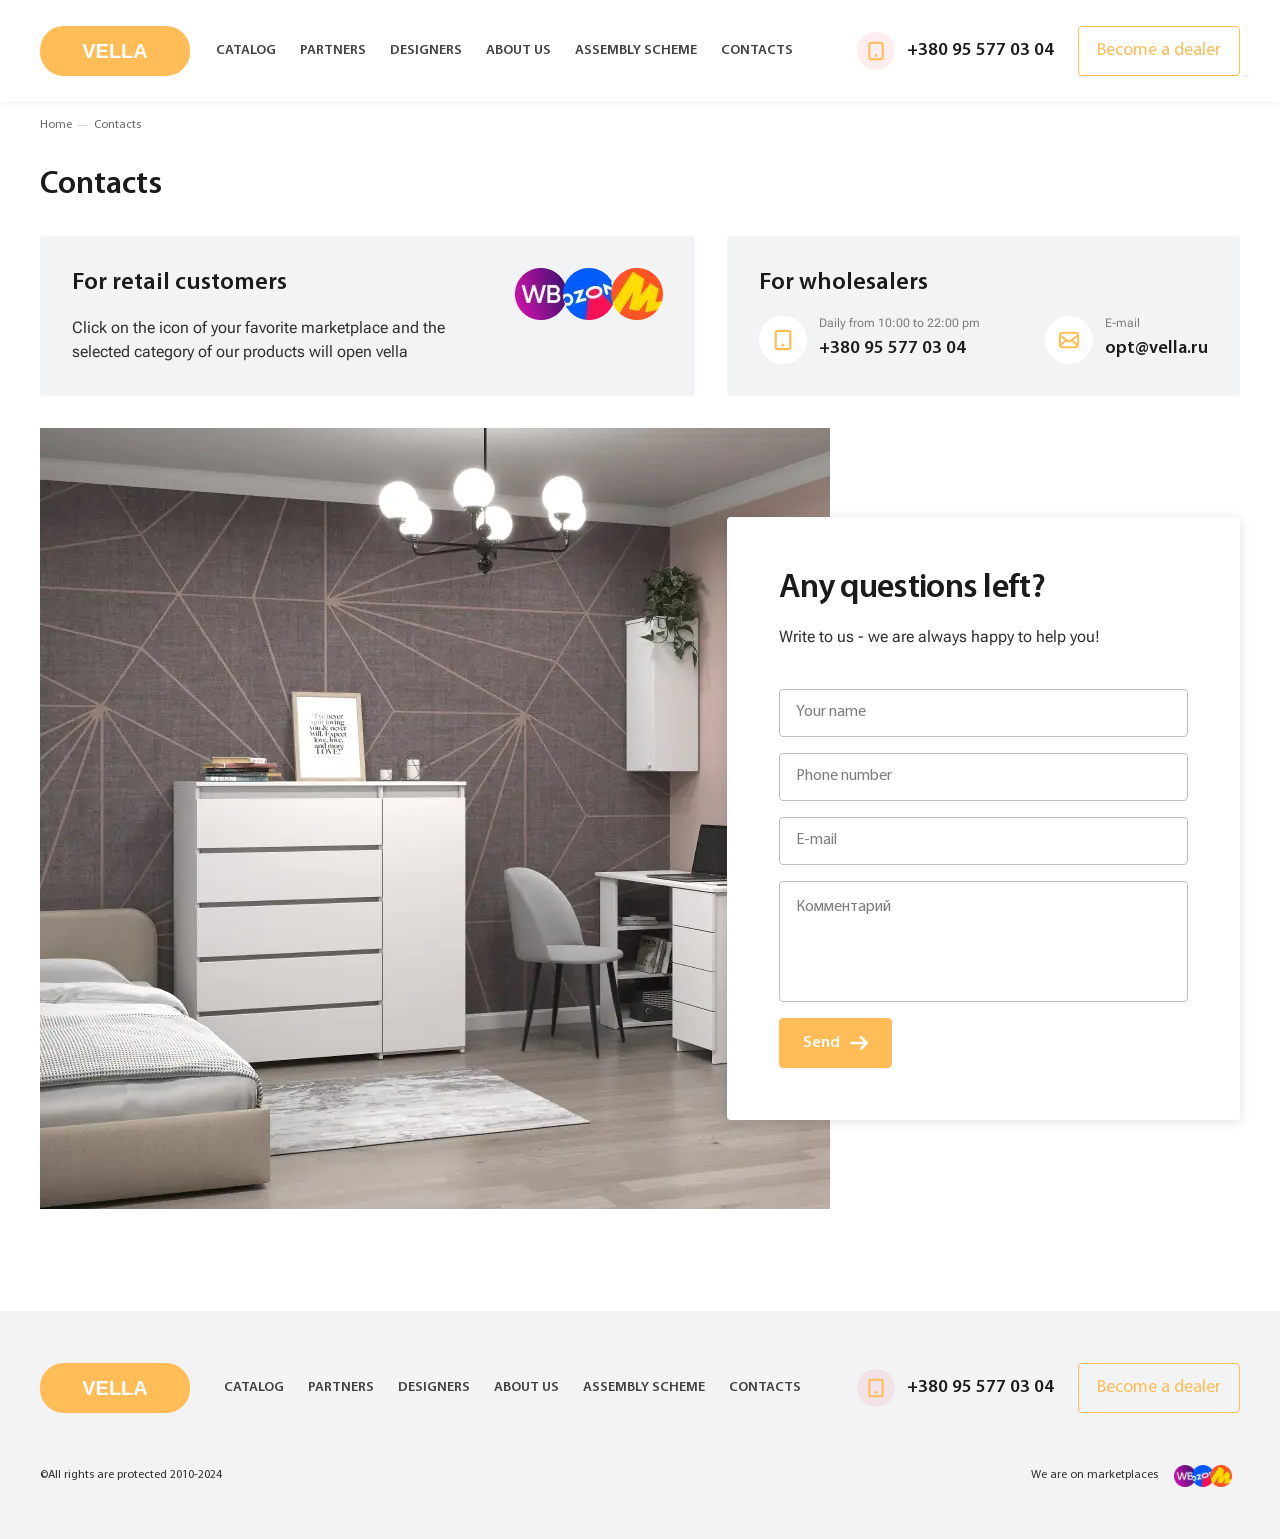
<file: contacts.html>
<!DOCTYPE html>
<html lang="en">

<head>
	<title>ContactsPage</title>
	<meta charset="UTF-8">
	<meta name="format-detection" content="telephone=no">
	<!-- <style>body{opacity: 0;}</style> -->
	<link rel="stylesheet" href="css/style.min.css?_v=20251028103505">
	<link rel="shortcut icon" href="favicon.ico">
	<!-- <meta name="robots" content="noindex, nofollow"> -->
	<meta name="viewport" content="width=device-width, initial-scale=1.0">
</head>

<body>
	<div class="wrapper">
		<header data-scroll="102" data-scroll-show="1000" class="header">
			<div class="header__container">
				<button type="button" class="header__icon icon-menu"><span></span></button>
				<a href="home.html#page__hero" class="header__logo logo"><img src="img/updated_logo.svg" alt="Logo"></a>
				<div class="header__menu menu">
					<nav class="menu__body">
						<ul class="menu__list">
							<li class="menu__item">
								<a href="catalog.html#catalog" class="menu__link">
									Catalog
								</a>
							</li>
							<li class="menu__item">
								<a href="collaboration.html#collaboration" class="menu__link">
									Partners
								</a>
							</li>
							<li class="menu__item">
								<a href="design.html#design" class="menu__link">
									Designers
								</a>
							</li>
							<li class="menu__item">
								<a href="about.html#about" class="menu__link">
									About Us
								</a>
							</li>
							<li class="menu__item">
								<a href="schemes.html#schemes" class="menu__link">
									Assembly scheme
								</a>
							</li>
							<li class="menu__item">
								<a href="contacts.html#contacts" class="menu__link">
									Contacts
								</a>
							</li>
						</ul>
					</nav>
				</div>
				<div class="header__contact contact-header">
					<a href="tel:+380955770304" class="contact-header__link">
						<p>+380 95 577 03 04</p>
						<span class="contact-header__icon">
							<svg>
								<use xlink:href="img/icons/icons.svg#tablet"></use>
							</svg>
						</span>
					</a>
					<button data-popup="#popup" type="button" class="contact-header__button button button--trprnt">Become a dealer</button>
				</div>
			</div>
		</header>
		<main class="contacts">

			<div class="contacts__breadcrumbs breadcrumbs">
				<div class="breadcrumbs__container">
					<ul class="breadcrumbs__list">
						<li class="breadcrumbs__item">
							<a href="#" class="breadcrumbs__link">Home</a>
						</li>
						<li class="breadcrumbs__item">
							<a href="#" class="breadcrumbs__link">Contacts</a>
						</li>
					</ul>
				</div>
			</div>

			<section class="contacts__connection connection-contacts">
				<div class="connection-contacts__container">
					<h1 class="connection-contacts__title title title--middle-MP">Contacts</h1>
					<div class="connection-contacts__content">
						<ul class="connection-contacts__items">
							<li class="connection-contacts__item item-retail">
								<div class="item-retail__content">
									<h3 class="item-retail__title">For retail customers</h3>
									<div class="item-retail__text">
										Click on the icon of your favorite marketplace and the selected category of our products will open vella
									</div>
								</div>
								<div class="item-retail__market market-footer">
									<ul class="market-footer__list">
										<li class="market-footer__item market-footer__item--cont">
											<a href="#" class="market-footer__link market-footer__link--cont">
												<img class="market-footer__image market-footer__image--cont ibg" src="img/footer/wildb.webp" alt="Icon Wildberries">
											</a>
										</li>
										<li class="market-footer__item market-footer__item--cont">
											<a href="#" class="market-footer__link market-footer__link--cont">
												<img class="market-footer__image market-footer__image--cont ibg" src="img/footer/ozon.webp" alt="Icon Ozon">
											</a>
										</li>
										<li class="market-footer__item market-footer__item--cont">
											<a href="#" class="market-footer__link market-footer__link--cont">
												<img class="market-footer__image market-footer__image--cont ibg" src="img/footer/market.webp" alt="Image Market">
											</a>
										</li>
									</ul>
								</div>
							</li>
							<li class="connection-contacts__item item-wholesale">
								<h3 class="item-wholesale__title">For wholesalers</h3>
								<div class="item-wholesale__content">
									<div class="item-wholesale__box box-phone">
										<div class="box-phone__icon">
											<svg>
												<use xlink:href="img/icons/icons.svg#tablet"></use>
											</svg>
										</div>
										<div class="box-phone__inner">
											<div class="box-phone__text">
												Daily from <time datetime="10:00">10:00</time> to <time datetime="22:00">22:00 pm</time>
											</div>
											<a class="box-phone__link" href="tel:+380955770304">+380 95 577 03 04</a>
										</div>
									</div>
									<div class="item-wholesale__box box-wholesale">
										<div class="box-wholesale__icon">
											<svg>
												<use xlink:href="img/icons/icons.svg#mail"></use>
											</svg>
										</div>
										<div class="box-wholesale__inner">
											<div class="box-wholesale__text">
												E-mail
											</div>
											<a class="box-wholesale__link box-wholesale__link--mail" href="mailto:opt@vella.ru">opt@vella.ru</a>
										</div>
									</div>
								</div>
							</li>
						</ul>
					</div>
				</div>
			</section>

			<div class="contacts__individual individual-collaboration">
				<div class="individual-collaboration__container">
					<div class="individual-collaboration__image-bg individual-collaboration__image-bg--contacts">
						<img class="individual-collaboration__image individual-collaboration__image--contacts ibg" src="img/design/image-individual.webp" alt="Image BG">
					</div>
					<div class="individual-collaboration__content individual-collaboration__content--contacts">
						<article class="individual-collaboration__form window-form">
							<div class="window-form__body">
								<div class="window-form__roof">
									<h3 class="window-form__title title title--feedback">Any questions left?</h3>
									<div class="window-form__subtitle">
										<p>
											Write to us - we are always happy to help you!
										</p>
									</div>
								</div>
								<form class="window-form__contact form form--fbd" action="https://jkorpela.fi/cgi-bin/echo.cgi" enctype="multipart/form-data" data-netlify="true">
									<div class="form__line form__line--fbd">
										<input autocomplete="off" type="text" name="form[name]" data-error="Error" placeholder="Your name" class="form__input input input--wn">
									</div>
									<div class="form__line form__line--fbd">
										<input autocomplete="off" type="tel" name="form[phone]" data-error="Error" placeholder="Phone number" class="form__input input input--wn">
									</div>
									<div class="form__line form__line--fbd">
										<input autocomplete="off" type="email" name="form[phone]" data-error="Error" placeholder="E-mail" class="form__input input input--wn">
									</div>
									<div class="form__line form__line--fbd">
										<textarea required class="form__comment input input--wn" name="comment" id="comment" placeholder="Комментарий"></textarea>
									</div>
									<button class="form__button form__button--fbd button button--fbd" type="submit">
										Send
										<svg class="button__icon">
											<use xlink:href="img/icons/icons.svg#arrow-narrow-right"></use>
										</svg>
									</button>
								</form>
							</div>
						</article>
					</div>
				</div>
			</div>

		</main>
		<footer class="footer">
			<div class="footer__container">
				<div class="footer__wrap">
					<div class="footer__top top-footer">
						<a href="#" data-goto=".header" class="top-footer__logo logo"><img src="img/updated_logo.svg" alt="Logo"></a>
						<div class="top-footer__menu menu-footer">
							<div class="menu-footer__body">
								<ul class="menu-footer__list">
									<li class="menu-footer__item">
										<a href="catalog.html#catalog" class="menu-footer__link">
											Catalog
										</a>
									</li>
									<li class="menu-footer__item">
										<a href="collaboration.html#collaboration" class="menu-footer__link">
											Partners
										</a>
									</li>
									<li class="menu-footer__item">
										<a href="design.html#design" class="menu-footer__link">
											Designers
										</a>
									</li>
									<li class="menu-footer__item">
										<a href="about.html#about" class="menu-footer__link">
											About Us
										</a>
									</li>
									<li class="menu-footer__item">
										<a href="schemes.html#schemes" class="menu-footer__link">
											Assembly scheme
										</a>
									</li>
									<li class="menu-footer__item">
										<a href="contacts.html#contacts" class="menu-footer__link">
											Contacts
										</a>
									</li>
								</ul>
							</div>
						</div>
						<div class="top-footer__contact contact-footer">
							<a href="tel:+380955770304" class="contact-footer__link">
								<p>+380 95 577 03 04</p>
								<span class="contact-footer__icon">
									<svg>
										<use xlink:href="img/icons/icons.svg#tablet"></use>
									</svg>
								</span>
							</a>
							<div class="contact-footer__schedule">Daily with 10:00 to 10:00 pm</div>
							<button data-popup="#popup" type="button" class="contact-footer__button button button--trprnt">Become a dealer</button>
						</div>
					</div>
					<div class="footer__bottom bottom-footer">
						<div class="bottom-footer__body">
							<div class="bottom-footer__text">
								<p>
									©All rights are protected <time datetime="2010">2010</time>-<time datetime="2024">2024</time>
								</p>
							</div>
							<div data-da=".contact-footer, 767.98,last" class="bottom-footer__market market-footer">
								<div class="item-connection__text">
									<p>
										We are on marketplaces
									</p>
								</div>
								<ul class="market-footer__list">
									<li class="market-footer__item">
										<a href="#" class="market-footer__link">
											<img class="market-footer__image ibg" src="img/footer/wildb.webp" alt="Image">
										</a>
									</li>
									<li class="market-footer__item">
										<a href="#" class="market-footer__link">
											<img class="market-footer__image ibg" src="img/footer/ozon.webp" alt="Image">
										</a>
									</li>
									<li class="market-footer__item">
										<a href="#" class="market-footer__link">
											<img class="market-footer__image ibg" src="img/footer/market.webp" alt="Image">
										</a>
									</li>
								</ul>
							</div>
						</div>
					</div>
				</div>
			</div>
		</footer>
	</div>
	<div id="popup" aria-hidden="true" class="popup">
		<div class="popup__wrapper">
			<div class="popup__content">
				<button data-close type="button" class="popup__close">
					<svg xmlns="http://www.w3.org/2000/svg" width="20" height="20" viewBox="0 0 20 20" fill="none">
						<path d="M15.625 4.375L4.375 15.625" stroke="#BFBFBF" stroke-width="2" stroke-linecap="round" stroke-linejoin="round" />
						<path d="M15.625 15.625L4.375 4.375" stroke="#BFBFBF" stroke-width="2" stroke-linecap="round" stroke-linejoin="round" />
					</svg>
				</button>
				<article class="popup__form window-form window-form--popup">
					<div class="window-form__body window-form__body--popup">
						<div class="window-form__roof window-form__roof--popup">
							<h3 class="window-form__title window-form__title--popup">Become a dealer</h3>
							<div class="window-form__subtitle window-form__subtitle--popup">
								<p>
									Leave a request, we will contact you to discuss the details of cooperation
								</p>
							</div>
						</div>
						<form class="window-form__contact form form--fbd" action="https://jkorpela.fi/cgi-bin/echo.cgi" enctype="multipart/form-data" data-netlify="true">
							<div class="form__line form__line--fbd">
								<input autocomplete="off" type="text" name="form[name]" data-error="Error" placeholder="Your name" class="form__input input input--wn">
							</div>
							<div class="form__line form__line--fbd">
								<input autocomplete="off" type="tel" name="form[phone]" data-error="Error" placeholder="Phone number" class="form__input input input--wn">
							</div>
							<button class="form__button form__button--fbd button button--popup" type="submit">
								Send
								<svg class="button__icon">
									<use xlink:href="img/icons/icons.svg#arrow-narrow-right"></use>
								</svg>
							</button>
						</form>
					</div>
				</article>
			</div>
		</div>
	</div>


	<div id="popup-price" aria-hidden="true" class="popup popup-price">
		<div class="popup__wrapper popup-price__wrapper">
			<div class="popup__content popup-price__content">
				<button data-close type="button" class="popup-price__close">
					<svg xmlns="http://www.w3.org/2000/svg" width="20" height="20" viewBox="0 0 20 20" fill="none">
						<path d="M15.625 4.375L4.375 15.625" stroke="#BFBFBF" stroke-width="2" stroke-linecap="round" stroke-linejoin="round" />
						<path d="M15.625 15.625L4.375 4.375" stroke="#BFBFBF" stroke-width="2" stroke-linecap="round" stroke-linejoin="round" />
					</svg>
				</button>

				<article class="popup-price__form window-form window-form--popup">
					<div class="window-form__body window-form__body--popup">
						<div class="window-form__roof window-form__roof--popup">
							<h3 class="window-form__title window-form__title--popup">Get a price list</h3>

						</div>
						<form class="window-form__contact form form--fbd" action="https://jkorpela.fi/cgi-bin/echo.cgi" enctype="multipart/form-data" data-netlify="true">
							<div class="form__line form__line--fbd">
								<input autocomplete="off" type="tel" name="form[phone]" data-error="Error" placeholder="Phone number" class="form__input input input--wn">
							</div>
							<button class="form__button form__button--fbd button button--popup" type="submit">
								Send
								<svg class="button__icon">
									<use xlink:href="img/icons/icons.svg#arrow-narrow-right"></use>
								</svg>
							</button>
						</form>
					</div>
				</article>
			</div>
		</div>
	</div>
	<script src="js/app.min.js?_v=20251028103505"></script>
</body>

</html>
</file>
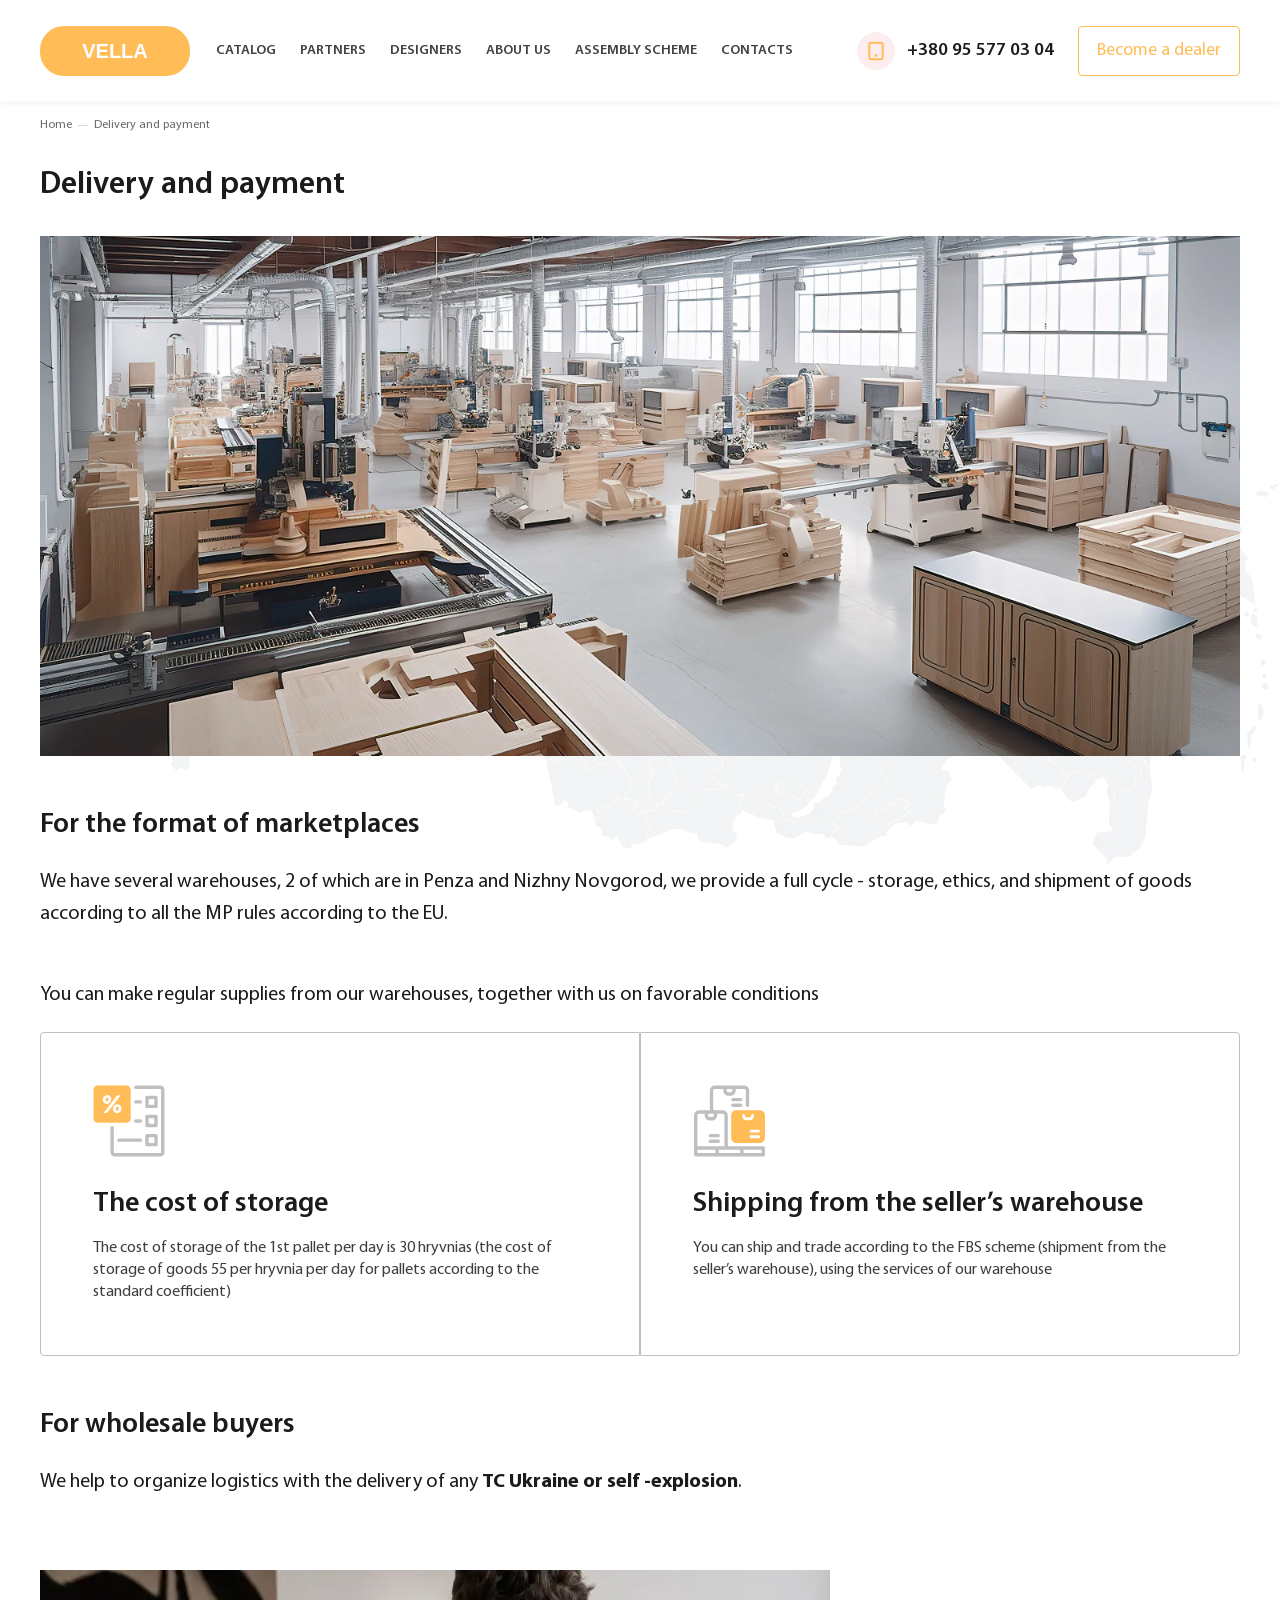
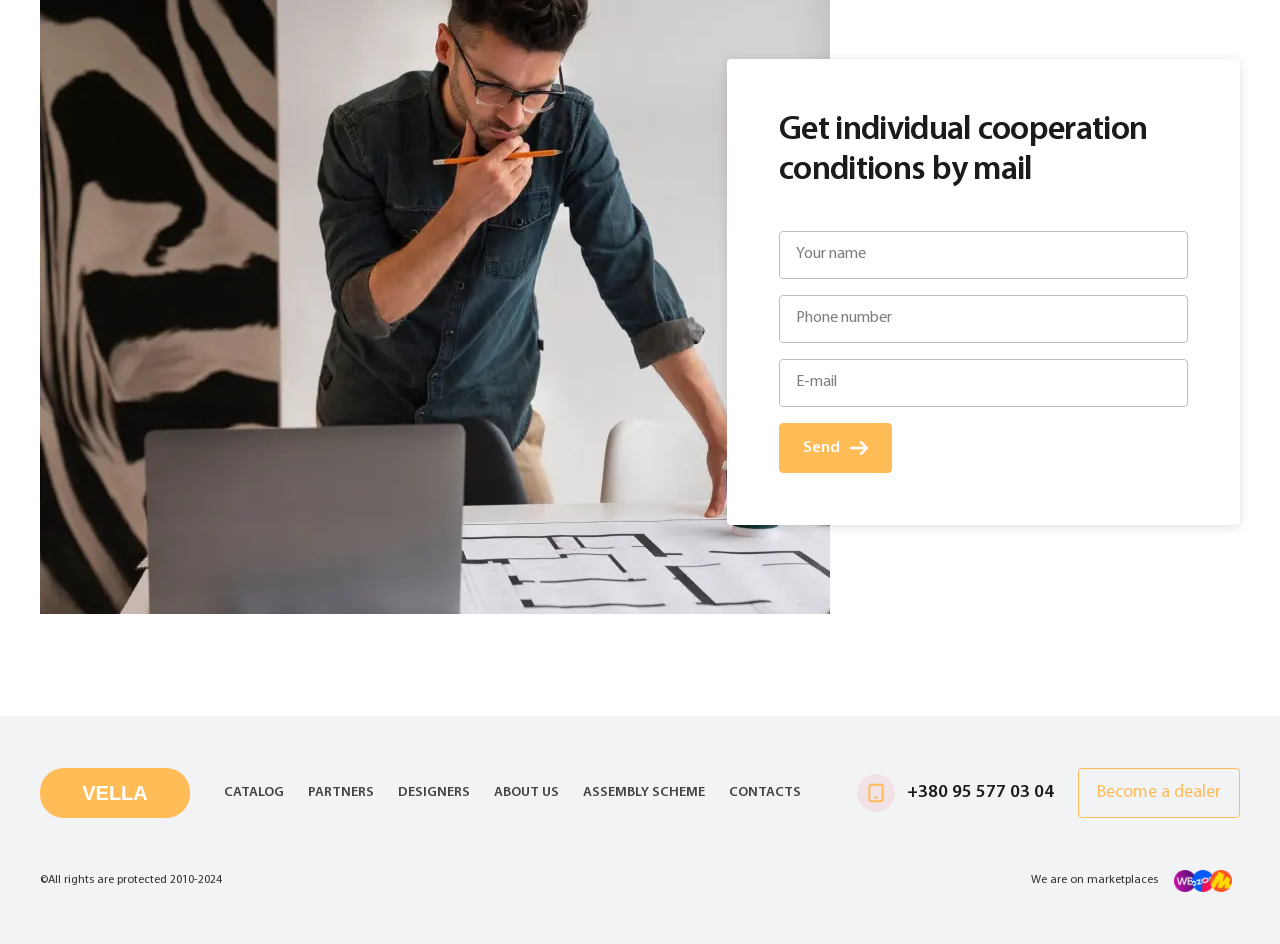
<file: delivery.html>
<!DOCTYPE html>
<html lang="en">

<head>
	<title>DeliveryPage</title>
	<meta charset="UTF-8">
	<meta name="format-detection" content="telephone=no">
	<!-- <style>body{opacity: 0;}</style> -->
	<link rel="stylesheet" href="css/style.min.css?_v=20251028103505">
	<link rel="shortcut icon" href="favicon.ico">
	<!-- <meta name="robots" content="noindex, nofollow"> -->
	<meta name="viewport" content="width=device-width, initial-scale=1.0">
</head>

<body>
	<div class="wrapper">
		<header data-scroll="102" data-scroll-show="1000" class="header">
			<div class="header__container">
				<button type="button" class="header__icon icon-menu"><span></span></button>
				<a href="home.html#page__hero" class="header__logo logo"><img src="img/updated_logo.svg" alt="Logo"></a>
				<div class="header__menu menu">
					<nav class="menu__body">
						<ul class="menu__list">
							<li class="menu__item">
								<a href="catalog.html#catalog" class="menu__link">
									Catalog
								</a>
							</li>
							<li class="menu__item">
								<a href="collaboration.html#collaboration" class="menu__link">
									Partners
								</a>
							</li>
							<li class="menu__item">
								<a href="design.html#design" class="menu__link">
									Designers
								</a>
							</li>
							<li class="menu__item">
								<a href="about.html#about" class="menu__link">
									About Us
								</a>
							</li>
							<li class="menu__item">
								<a href="schemes.html#schemes" class="menu__link">
									Assembly scheme
								</a>
							</li>
							<li class="menu__item">
								<a href="contacts.html#contacts" class="menu__link">
									Contacts
								</a>
							</li>
						</ul>
					</nav>
				</div>
				<div class="header__contact contact-header">
					<a href="tel:+380955770304" class="contact-header__link">
						<p>+380 95 577 03 04</p>
						<span class="contact-header__icon">
							<svg>
								<use xlink:href="img/icons/icons.svg#tablet"></use>
							</svg>
						</span>
					</a>
					<button data-popup="#popup" type="button" class="contact-header__button button button--trprnt">Become a dealer</button>
				</div>
			</div>
		</header>
		<main class="delivery">

			<div class="delivery__breadcrumbs breadcrumbs">
				<div class="breadcrumbs__container">
					<ul class="breadcrumbs__list">
						<li class="breadcrumbs__item">
							<a href="#" class="breadcrumbs__link">Home</a>
						</li>
						<li class="breadcrumbs__item">
							<a href="#" class="breadcrumbs__link">Delivery and payment</a>
						</li>
					</ul>
				</div>
			</div>

			<section class="delivery__hero hero-delivery">
				<div class="hero-delivery__background-map background-map">
					<img class="background-map__image ibg" src="img/page_delivery/map_bg.webp" alt="Image bg map">
				</div>
				<div class="hero-delivery__container">
					<div class="hero-delivery__top">
						<h2 class="hero-delivery__title title title--middle-MP">Delivery and payment</h2>
						<div class="hero-delivery__picture">
							<img class="hero-delivery__image ibg" src="img/logistics/image-bg.webp" alt="Image hero">
						</div>
					</div>
					<div class="hero-delivery__marketplace marketplace-delivery">
						<div class="marketplace-delivery__content">
							<h3 class="marketplace-delivery__title title title--small-MP">For the format of marketplaces</h3>
							<div class="marketplace-delivery__text">
								<p>
									We have several warehouses, 2 of which are in Penza and Nizhny Novgorod, we provide a full cycle - storage, ethics, and shipment of goods according to all the MP rules according to the EU.
								</p>
							</div>
						</div>
						<div class="marketplace-delivery__profit profit-collaboration">
							<div class="profit-collaboration__container">
								<div class="profit-collaboration__text">
									<p>
										You can make regular supplies from our warehouses, together with us on favorable conditions
									</p>
								</div>
								<div class="profit-collaboration__wrap">
									<ul class="profit-collaboration__items">
										<li class="profit-collaboration__item item-profit">
											<img class="item-profit__image ibg" src="img/profit/profit_icon_01.svg" alt="icon 01">
											<h4 class="item-profit__title title title--small-MP">
												The cost of storage
											</h4>
											<div class="item-profit__text">
												<p>
													The cost of storage of the 1st pallet per day is 30 hryvnias (the cost of storage of goods 55 per hryvnia per day for pallets according to the standard coefficient)
												</p>
											</div>
										</li>
										<li class="profit-collaboration__item item-profit">
											<img class="item-profit__image ibg" src="img/profit/profit_icon_02.svg" alt="icon 02">
											<h4 class="item-profit__title title title--small-MP">
												Shipping from the seller’s warehouse
											</h4>
											<div class="item-profit__text">
												<p>
													You can ship and trade according to the FBS scheme (shipment from the seller’s warehouse), using the services of our warehouse
												</p>
											</div>
										</li>
									</ul>
								</div>
							</div>
						</div>
					</div>
					<div class="hero-delivery__floor floor-delivery">
						<h3 class="floor-delivery__title title title--small-MP">For wholesale buyers</h3>
						<div class="floor-delivery__text">
							<p>
								We help to organize logistics with the delivery of any <span>TC Ukraine or self -explosion</span>.
							</p>
						</div>
					</div>
				</div>
			</section>

			<div class="delivery__individual individual-collaboration">
				<div class="individual-collaboration__container">
					<div class="individual-collaboration__image-bg">
						<img class="individual-collaboration__image ibg" src="img/individual/image_bg.webp" alt="Image BG">
					</div>
					<div class="individual-collaboration__content">
						<article class="individual-collaboration__form window-form">
							<div class="window-form__body">
								<div class="window-form__roof">
									<h3 class="window-form__title title title--feedback">Get individual cooperation conditions by mail</h3>
								</div>
								<form class="window-form__contact form form--fbd" action="https://jkorpela.fi/cgi-bin/echo.cgi" enctype="multipart/form-data" data-netlify="true">
									<div class="form__line form__line--fbd">
										<input autocomplete="off" type="text" name="form[name]" data-error="Error" placeholder="Your name" class="form__input input input--wn">
									</div>
									<div class="form__line form__line--fbd">
										<input autocomplete="off" type="tel" name="form[phone]" data-error="Error" placeholder="Phone number" class="form__input input input--wn">
									</div>
									<div class="form__line form__line--fbd">
										<input autocomplete="off" type="email" name="form[phone]" data-error="Error" placeholder="E-mail" class="form__input input input--wn">
									</div>
									<button class="form__button form__button--fbd button button--fbd" type="submit">
										Send
										<svg class="button__icon">
											<use xlink:href="img/icons/icons.svg#arrow-narrow-right"></use>
										</svg>
									</button>
								</form>
							</div>
						</article>
					</div>
				</div>
			</div>

		</main>
		<footer class="footer">
			<div class="footer__container">
				<div class="footer__wrap">
					<div class="footer__top top-footer">
						<a href="#" data-goto=".header" class="top-footer__logo logo"><img src="img/updated_logo.svg" alt="Logo"></a>
						<div class="top-footer__menu menu-footer">
							<div class="menu-footer__body">
								<ul class="menu-footer__list">
									<li class="menu-footer__item">
										<a href="catalog.html#catalog" class="menu-footer__link">
											Catalog
										</a>
									</li>
									<li class="menu-footer__item">
										<a href="collaboration.html#collaboration" class="menu-footer__link">
											Partners
										</a>
									</li>
									<li class="menu-footer__item">
										<a href="design.html#design" class="menu-footer__link">
											Designers
										</a>
									</li>
									<li class="menu-footer__item">
										<a href="about.html#about" class="menu-footer__link">
											About Us
										</a>
									</li>
									<li class="menu-footer__item">
										<a href="schemes.html#schemes" class="menu-footer__link">
											Assembly scheme
										</a>
									</li>
									<li class="menu-footer__item">
										<a href="contacts.html#contacts" class="menu-footer__link">
											Contacts
										</a>
									</li>
								</ul>
							</div>
						</div>
						<div class="top-footer__contact contact-footer">
							<a href="tel:+380955770304" class="contact-footer__link">
								<p>+380 95 577 03 04</p>
								<span class="contact-footer__icon">
									<svg>
										<use xlink:href="img/icons/icons.svg#tablet"></use>
									</svg>
								</span>
							</a>
							<div class="contact-footer__schedule">Daily with 10:00 to 10:00 pm</div>
							<button data-popup="#popup" type="button" class="contact-footer__button button button--trprnt">Become a dealer</button>
						</div>
					</div>
					<div class="footer__bottom bottom-footer">
						<div class="bottom-footer__body">
							<div class="bottom-footer__text">
								<p>
									©All rights are protected <time datetime="2010">2010</time>-<time datetime="2024">2024</time>
								</p>
							</div>
							<div data-da=".contact-footer, 767.98,last" class="bottom-footer__market market-footer">
								<div class="item-connection__text">
									<p>
										We are on marketplaces
									</p>
								</div>
								<ul class="market-footer__list">
									<li class="market-footer__item">
										<a href="#" class="market-footer__link">
											<img class="market-footer__image ibg" src="img/footer/wildb.webp" alt="Image">
										</a>
									</li>
									<li class="market-footer__item">
										<a href="#" class="market-footer__link">
											<img class="market-footer__image ibg" src="img/footer/ozon.webp" alt="Image">
										</a>
									</li>
									<li class="market-footer__item">
										<a href="#" class="market-footer__link">
											<img class="market-footer__image ibg" src="img/footer/market.webp" alt="Image">
										</a>
									</li>
								</ul>
							</div>
						</div>
					</div>
				</div>
			</div>
		</footer>
	</div>
	<div id="popup" aria-hidden="true" class="popup">
		<div class="popup__wrapper">
			<div class="popup__content">
				<button data-close type="button" class="popup__close">
					<svg xmlns="http://www.w3.org/2000/svg" width="20" height="20" viewBox="0 0 20 20" fill="none">
						<path d="M15.625 4.375L4.375 15.625" stroke="#BFBFBF" stroke-width="2" stroke-linecap="round" stroke-linejoin="round" />
						<path d="M15.625 15.625L4.375 4.375" stroke="#BFBFBF" stroke-width="2" stroke-linecap="round" stroke-linejoin="round" />
					</svg>
				</button>
				<article class="popup__form window-form window-form--popup">
					<div class="window-form__body window-form__body--popup">
						<div class="window-form__roof window-form__roof--popup">
							<h3 class="window-form__title window-form__title--popup">Become a dealer</h3>
							<div class="window-form__subtitle window-form__subtitle--popup">
								<p>
									Leave a request, we will contact you to discuss the details of cooperation
								</p>
							</div>
						</div>
						<form class="window-form__contact form form--fbd" action="https://jkorpela.fi/cgi-bin/echo.cgi" enctype="multipart/form-data" data-netlify="true">
							<div class="form__line form__line--fbd">
								<input autocomplete="off" type="text" name="form[name]" data-error="Error" placeholder="Your name" class="form__input input input--wn">
							</div>
							<div class="form__line form__line--fbd">
								<input autocomplete="off" type="tel" name="form[phone]" data-error="Error" placeholder="Phone number" class="form__input input input--wn">
							</div>
							<button class="form__button form__button--fbd button button--popup" type="submit">
								Send
								<svg class="button__icon">
									<use xlink:href="img/icons/icons.svg#arrow-narrow-right"></use>
								</svg>
							</button>
						</form>
					</div>
				</article>
			</div>
		</div>
	</div>


	<div id="popup-price" aria-hidden="true" class="popup popup-price">
		<div class="popup__wrapper popup-price__wrapper">
			<div class="popup__content popup-price__content">
				<button data-close type="button" class="popup-price__close">
					<svg xmlns="http://www.w3.org/2000/svg" width="20" height="20" viewBox="0 0 20 20" fill="none">
						<path d="M15.625 4.375L4.375 15.625" stroke="#BFBFBF" stroke-width="2" stroke-linecap="round" stroke-linejoin="round" />
						<path d="M15.625 15.625L4.375 4.375" stroke="#BFBFBF" stroke-width="2" stroke-linecap="round" stroke-linejoin="round" />
					</svg>
				</button>

				<article class="popup-price__form window-form window-form--popup">
					<div class="window-form__body window-form__body--popup">
						<div class="window-form__roof window-form__roof--popup">
							<h3 class="window-form__title window-form__title--popup">Get a price list</h3>

						</div>
						<form class="window-form__contact form form--fbd" action="https://jkorpela.fi/cgi-bin/echo.cgi" enctype="multipart/form-data" data-netlify="true">
							<div class="form__line form__line--fbd">
								<input autocomplete="off" type="tel" name="form[phone]" data-error="Error" placeholder="Phone number" class="form__input input input--wn">
							</div>
							<button class="form__button form__button--fbd button button--popup" type="submit">
								Send
								<svg class="button__icon">
									<use xlink:href="img/icons/icons.svg#arrow-narrow-right"></use>
								</svg>
							</button>
						</form>
					</div>
				</article>
			</div>
		</div>
	</div>
	<script src="js/app.min.js?_v=20251028103505"></script>
</body>

</html>
</file>
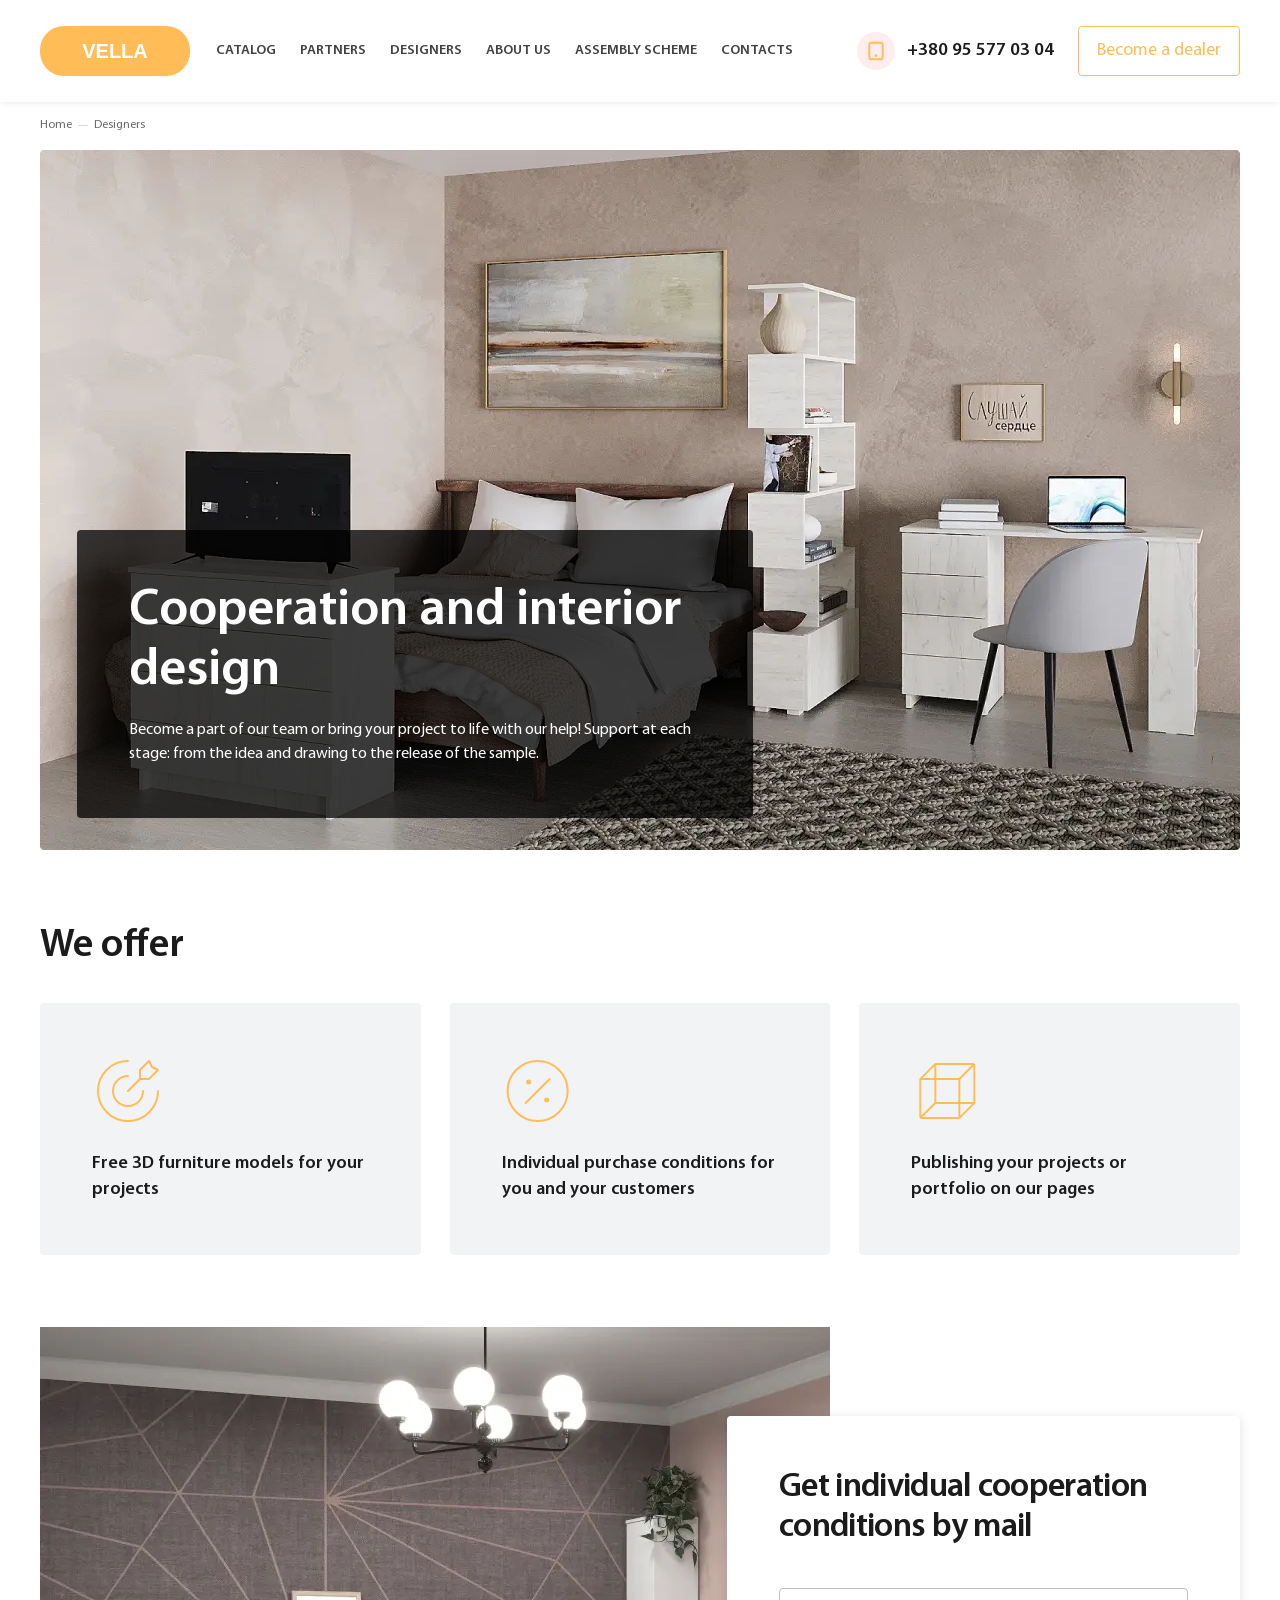
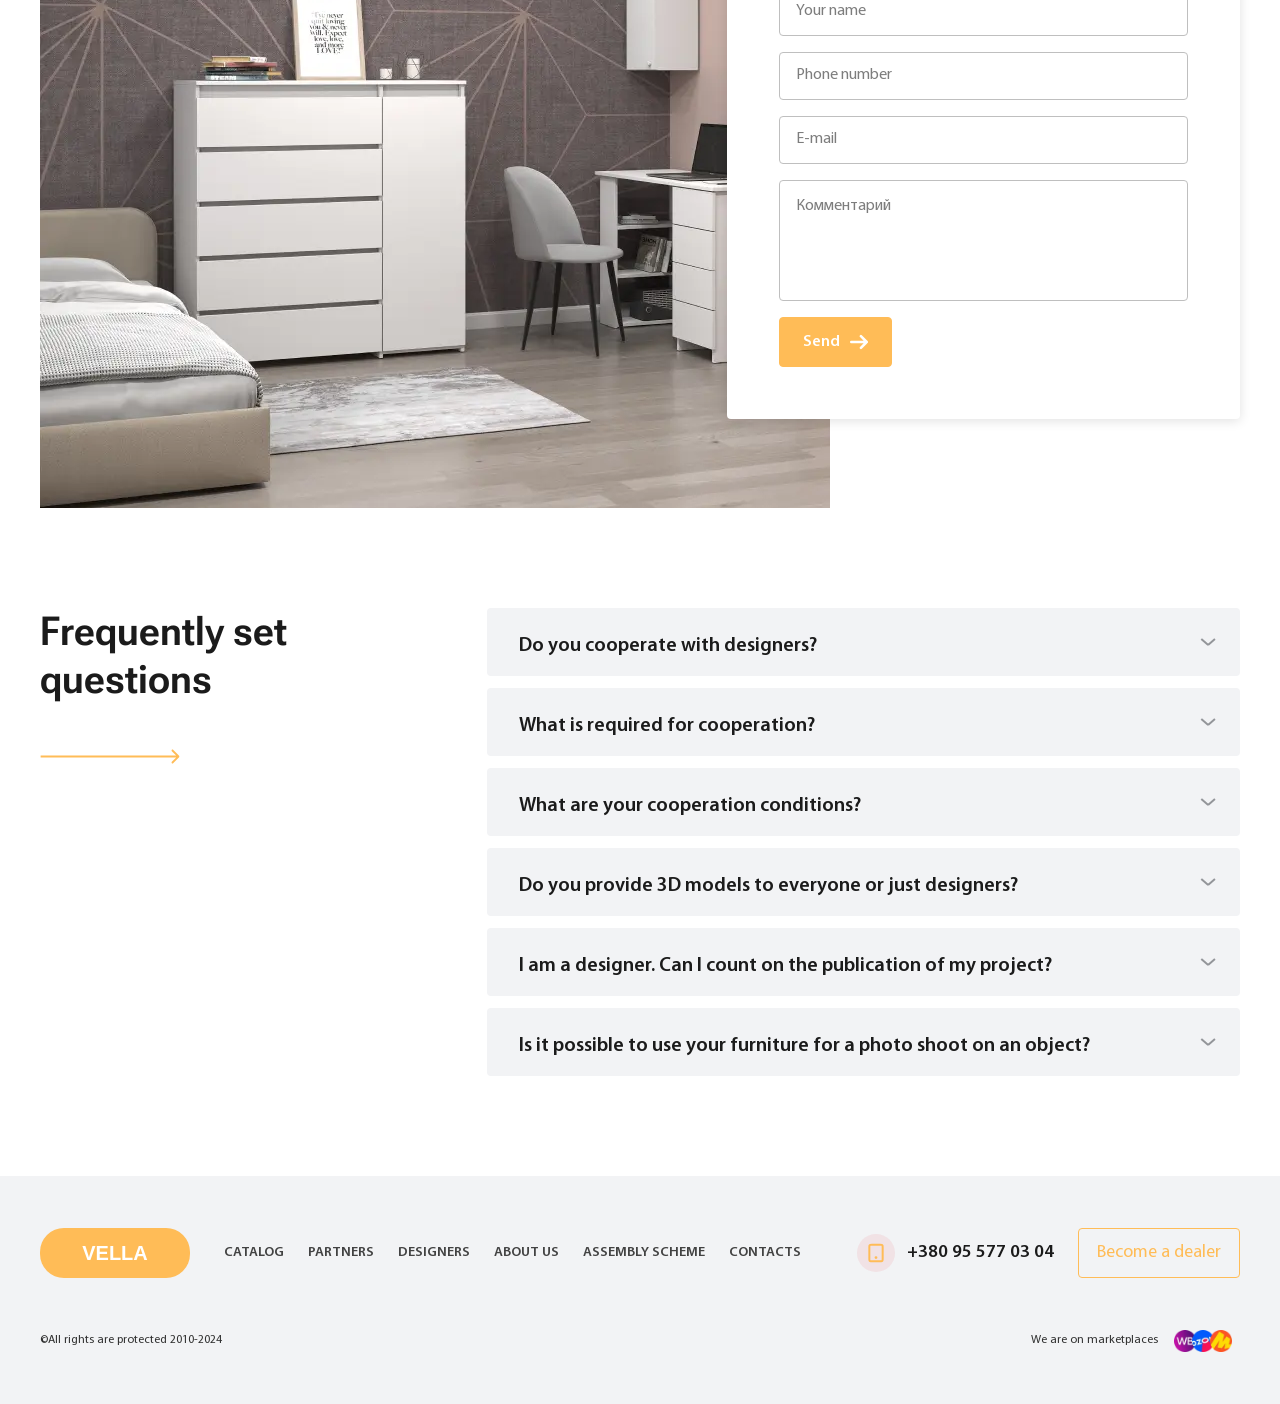
<file: design.html>
<!DOCTYPE html>
<html lang="en">

<head>
	<title>DesignPage</title>
	<meta charset="UTF-8">
	<meta name="format-detection" content="telephone=no">
	<!-- <style>body{opacity: 0;}</style> -->
	<link rel="stylesheet" href="css/style.min.css?_v=20251028103505">
	<link rel="shortcut icon" href="favicon.ico">
	<!-- <meta name="robots" content="noindex, nofollow"> -->
	<meta name="viewport" content="width=device-width, initial-scale=1.0">
</head>

<body>
	<div class="wrapper">
		<header data-scroll="102" data-scroll-show="1000" class="header">
			<div class="header__container">
				<button type="button" class="header__icon icon-menu"><span></span></button>
				<a href="home.html#page__hero" class="header__logo logo"><img src="img/updated_logo.svg" alt="Logo"></a>
				<div class="header__menu menu">
					<nav class="menu__body">
						<ul class="menu__list">
							<li class="menu__item">
								<a href="catalog.html#catalog" class="menu__link">
									Catalog
								</a>
							</li>
							<li class="menu__item">
								<a href="collaboration.html#collaboration" class="menu__link">
									Partners
								</a>
							</li>
							<li class="menu__item">
								<a href="design.html#design" class="menu__link">
									Designers
								</a>
							</li>
							<li class="menu__item">
								<a href="about.html#about" class="menu__link">
									About Us
								</a>
							</li>
							<li class="menu__item">
								<a href="schemes.html#schemes" class="menu__link">
									Assembly scheme
								</a>
							</li>
							<li class="menu__item">
								<a href="contacts.html#contacts" class="menu__link">
									Contacts
								</a>
							</li>
						</ul>
					</nav>
				</div>
				<div class="header__contact contact-header">
					<a href="tel:+380955770304" class="contact-header__link">
						<p>+380 95 577 03 04</p>
						<span class="contact-header__icon">
							<svg>
								<use xlink:href="img/icons/icons.svg#tablet"></use>
							</svg>
						</span>
					</a>
					<button data-popup="#popup" type="button" class="contact-header__button button button--trprnt">Become a dealer</button>
				</div>
			</div>
		</header>
		<main class="design">

			<div class="design__breadcrumbs breadcrumbs">
				<div class="breadcrumbs__container">
					<ul class="breadcrumbs__list">
						<li class="breadcrumbs__item">
							<a href="#" class="breadcrumbs__link">Home</a>
						</li>
						<li class="breadcrumbs__item">
							<a href="#" class="breadcrumbs__link">Designers</a>
						</li>
					</ul>
				</div>
			</div>

			<div class="design__hero hero hero--col">
				<div class="hero__container hero__container--col">
					<div class="hero__image-bg">
						<img class="hero__image ibg" src="img/design/image-hero_02.webp" alt="Image BG">
					</div>
					<article class="hero__plate hero__plate--col item-plate item-plate--col">
						<div class="item-plate__content item-plate__content--col">
							<h4 class="item-plate__title">Cooperation and interior design</h4>
							<div class="item-plate__text">
								<p>
									Become a part of our team or bring your project to life with our help! Support at each stage: from the idea and drawing to the release of the sample.
								</p>
							</div>
						</div>
					</article>
				</div>
			</div>

			<section class="design__propose propose-design">
				<div class="propose-design__container">
					<h2 class="propose-design__title title title--mini">We offer</h2>
					<div class="propose-design__content">
						<ul class="propose-design__items">
							<li class="propose-design__item item-propose-design">
								<div class="item-propose-design__inner">
									<div class="item-propose-design__icon">
										<img class="item-propose-design__image ibg" src="img/iconfonts/target.svg" alt="icon 01">
									</div>
									<div class="item-propose-design__text">
										<p>
											Free 3D furniture models for your projects
										</p>
									</div>
								</div>
							</li>
							<li class="propose-design__item item-propose-design">
								<div class="item-propose-design__inner">
									<div class="item-propose-design__icon">
										<img class="item-propose-design__image ibg" src="img/iconfonts/sale.svg" alt="icon 02">
									</div>
									<div class="item-propose-design__text">
										<p>
											Individual purchase conditions for you and your customers
										</p>
									</div>
								</div>
							</li>
							<li class="propose-design__item item-propose-design">
								<div class="item-propose-design__inner">
									<div class="item-propose-design__icon">
										<img class="item-propose-design__image ibg" src="img/iconfonts/cube.svg" alt="icon 03">
									</div>
									<div class="item-propose-design__text">
										<p>
											Publishing your projects or portfolio on our pages
										</p>
									</div>
								</div>
							</li>
						</ul>
					</div>
				</div>
			</section>

			<div class="design__individual individual-collaboration">
				<div class="individual-collaboration__container">
					<div class="individual-collaboration__image-bg individual-collaboration__image-bg--design">
						<img class="individual-collaboration__image individual-collaboration__image--design ibg" src="img/design/image-individual.webp" alt="Image BG">
					</div>
					<div class="individual-collaboration__content">
						<article class="individual-collaboration__form window-form">
							<div class="window-form__body">
								<div class="window-form__roof">
									<h3 class="window-form__title title title--feedback">Get individual cooperation conditions by mail</h3>
								</div>
								<form class="window-form__contact form form--fbd" action="https://jkorpela.fi/cgi-bin/echo.cgi" enctype="multipart/form-data" data-netlify="true">
									<div class="form__line form__line--fbd">
										<input autocomplete="off" type="text" name="form[name]" data-error="Error" placeholder="Your name" class="form__input input input--wn">
									</div>
									<div class="form__line form__line--fbd">
										<input autocomplete="off" type="tel" name="form[phone]" data-error="Error" placeholder="Phone number" class="form__input input input--wn">
									</div>
									<div class="form__line form__line--fbd">
										<input autocomplete="off" type="email" name="form[phone]" data-error="Error" placeholder="E-mail" class="form__input input input--wn">
									</div>
									<div class="form__line form__line--fbd">
										<textarea required class="form__comment input input--wn" name="comment" id="comment" placeholder="Комментарий"></textarea>
									</div>
									<button class="form__button form__button--fbd button button--fbd" type="submit">
										Send
										<svg class="button__icon">
											<use xlink:href="img/icons/icons.svg#arrow-narrow-right"></use>
										</svg>
									</button>
								</form>
							</div>
						</article>
					</div>
				</div>
			</div>

			<section class="design__questions why-us why-us--sets">
				<div class="why-us__container">
					<div class="why-us__column">
						<h2 class="why-us__title title">Frequently set
							questions</h2>
						<svg class="why-us__icon">
							<use xlink:href="img/icons/icons.svg#arrow-big"></use>
						</svg>
					</div>
					<div data-spollers data-one-spoller class="why-us__spollers spollers spollers--sets">
						<details class="spollers__item spollers__item--sets">
							<summary class="spollers__title spollers__title--sets">Do you cooperate with designers?</summary>
							<div class="spollers__body spollers__body--sets">
								<p>
									First of all, by the fact that we make furniture to order according to individual sizes. From us you can order a kitchen according to your project, which is also a distinctive feature, since the capabilities of our factory allow us to find non -standard solutions of various levels of complexity. In addition, the assortment of our factory is much wider, since we are a more highly specialized company and are engaged in the production of hull furniture (kitchens, cabinets, dressing rooms, furniture for the bathroom, living room, children's, etc.)
								</p>
							</div>
						</details>
						<details class="spollers__item spollers__item--sets">
							<summary class="spollers__title spollers__title--sets">What is required for cooperation?</summary>
							<div class="spollers__body spollers__body--sets">
								<p>
									What is required for cooperation? From us you can order a kitchen according to your project, which is also a distinctive feature, since the capabilities of our factory allow us to find non -standard solutions of various levels of complexity. In addition, the assortment of our factory is much wider, since we are a more highly specialized company and are engaged in the production of hull furniture (kitchens, cabinets, dressing rooms, furniture for the bathroom, living room, children's, etc.)
								</p>
							</div>
						</details>
						<details class="spollers__item spollers__item--sets">
							<summary class="spollers__title spollers__title--sets">What are your cooperation conditions?</summary>
							<div class="spollers__body spollers__body--sets">
								<p>
									What are your cooperation conditions?
									Lorem ipsum dolor sit amet consectetur adipisicing elit. Vero eligendi tenetur, accusantium corrupti omnis harum unde. Qui, magni minus. Saepe voluptatem rerum doloremque quod temporibus? Nulla saepe eius exercitationem ex expedita. Itaque quis quisquam est hic neque, mollitia repudiandae repellendus rem excepturi in sunt accusamus, doloribus sint veritatis aut eum aliquid quos velit facilis quia totam! Cum vero quas corporis sit adipisci tenetur obcaecati, beatae saepe praesentium tempore dolorem dolores autem nesciunt?
								</p>
							</div>
						</details>
						<details class="spollers__item spollers__item--sets">
							<summary class="spollers__title spollers__title--sets">Do you provide 3D models to everyone or just designers?</summary>
							<div class="spollers__body spollers__body--sets">
								<p>
									Do you provide 3D models to everyone or just designers?
									В первую очередь тем, что мы делаем мебель на заказ по индивидуальным размерам. У нас Вы можете заказать кухню по Вашему проекту, что тоже является отличительной чертой, поскольку возможности нашей фабрики позволяют находить нестандартные решения различного уровня сложности. К тому же, ассортимент нашей фабрики значительно шире, так как мы более узкоспециализированная компания и занимаемся производством именно корпусной мебели (кухни, шкафы, гардеробные, мебель для ванной комнаты, гостиной, детской и т.п.)
								</p>
							</div>
						</details>
						<details class="spollers__item spollers__item--sets">
							<summary class="spollers__title spollers__title--sets">I am a designer. Can I count on the publication of my project?</summary>
							<div class="spollers__body spollers__body--sets">
								<p>
									I am a designer. Can I count on the publication of my project?
									First of all, by the fact that we make furniture to order according to individual sizes. From us you can order a kitchen according to your project, which is also a distinctive feature, since the capabilities of our factory allow us to find non -standard solutions of various levels of complexity. In addition, the assortment of our factory is much wider, since we are a more highly specialized company and are engaged in the production of hull furniture (kitchens, cabinets, dressing rooms, furniture for the bathroom, living room, children's, etc.)
								</p>
							</div>
						</details>
						<details class="spollers__item spollers__item--sets">
							<summary class="spollers__title spollers__title--sets">Is it possible to use your furniture for a photo shoot on an object?</summary>
							<div class="spollers__body spollers__body--sets">
								<p>
									Is it possible to use your furniture for a photo shoot on an object?
									Lorem ipsum dolor sit amet consectetur adipisicing elit. Vero eligendi tenetur, accusantium corrupti omnis harum unde. Qui, magni minus. Saepe voluptatem rerum doloremque quod temporibus? Nulla saepe eius exercitationem ex expedita. Itaque quis quisquam est hic neque, mollitia repudiandae repellendus rem excepturi in sunt accusamus, doloribus sint veritatis aut eum aliquid quos velit facilis quia totam! Cum vero quas corporis sit adipisci tenetur obcaecati, beatae saepe praesentium tempore dolorem dolores autem nesciunt?
								</p>
							</div>
						</details>
					</div>
				</div>
			</section>

		</main>
		<footer class="footer">
			<div class="footer__container">
				<div class="footer__wrap">
					<div class="footer__top top-footer">
						<a href="#" data-goto=".header" class="top-footer__logo logo"><img src="img/updated_logo.svg" alt="Logo"></a>
						<div class="top-footer__menu menu-footer">
							<div class="menu-footer__body">
								<ul class="menu-footer__list">
									<li class="menu-footer__item">
										<a href="catalog.html#catalog" class="menu-footer__link">
											Catalog
										</a>
									</li>
									<li class="menu-footer__item">
										<a href="collaboration.html#collaboration" class="menu-footer__link">
											Partners
										</a>
									</li>
									<li class="menu-footer__item">
										<a href="design.html#design" class="menu-footer__link">
											Designers
										</a>
									</li>
									<li class="menu-footer__item">
										<a href="about.html#about" class="menu-footer__link">
											About Us
										</a>
									</li>
									<li class="menu-footer__item">
										<a href="schemes.html#schemes" class="menu-footer__link">
											Assembly scheme
										</a>
									</li>
									<li class="menu-footer__item">
										<a href="contacts.html#contacts" class="menu-footer__link">
											Contacts
										</a>
									</li>
								</ul>
							</div>
						</div>
						<div class="top-footer__contact contact-footer">
							<a href="tel:+380955770304" class="contact-footer__link">
								<p>+380 95 577 03 04</p>
								<span class="contact-footer__icon">
									<svg>
										<use xlink:href="img/icons/icons.svg#tablet"></use>
									</svg>
								</span>
							</a>
							<div class="contact-footer__schedule">Daily with 10:00 to 10:00 pm</div>
							<button data-popup="#popup" type="button" class="contact-footer__button button button--trprnt">Become a dealer</button>
						</div>
					</div>
					<div class="footer__bottom bottom-footer">
						<div class="bottom-footer__body">
							<div class="bottom-footer__text">
								<p>
									©All rights are protected <time datetime="2010">2010</time>-<time datetime="2024">2024</time>
								</p>
							</div>
							<div data-da=".contact-footer, 767.98,last" class="bottom-footer__market market-footer">
								<div class="item-connection__text">
									<p>
										We are on marketplaces
									</p>
								</div>
								<ul class="market-footer__list">
									<li class="market-footer__item">
										<a href="#" class="market-footer__link">
											<img class="market-footer__image ibg" src="img/footer/wildb.webp" alt="Image">
										</a>
									</li>
									<li class="market-footer__item">
										<a href="#" class="market-footer__link">
											<img class="market-footer__image ibg" src="img/footer/ozon.webp" alt="Image">
										</a>
									</li>
									<li class="market-footer__item">
										<a href="#" class="market-footer__link">
											<img class="market-footer__image ibg" src="img/footer/market.webp" alt="Image">
										</a>
									</li>
								</ul>
							</div>
						</div>
					</div>
				</div>
			</div>
		</footer>
	</div>
	<div id="popup" aria-hidden="true" class="popup">
		<div class="popup__wrapper">
			<div class="popup__content">
				<button data-close type="button" class="popup__close">
					<svg xmlns="http://www.w3.org/2000/svg" width="20" height="20" viewBox="0 0 20 20" fill="none">
						<path d="M15.625 4.375L4.375 15.625" stroke="#BFBFBF" stroke-width="2" stroke-linecap="round" stroke-linejoin="round" />
						<path d="M15.625 15.625L4.375 4.375" stroke="#BFBFBF" stroke-width="2" stroke-linecap="round" stroke-linejoin="round" />
					</svg>
				</button>
				<article class="popup__form window-form window-form--popup">
					<div class="window-form__body window-form__body--popup">
						<div class="window-form__roof window-form__roof--popup">
							<h3 class="window-form__title window-form__title--popup">Become a dealer</h3>
							<div class="window-form__subtitle window-form__subtitle--popup">
								<p>
									Leave a request, we will contact you to discuss the details of cooperation
								</p>
							</div>
						</div>
						<form class="window-form__contact form form--fbd" action="https://jkorpela.fi/cgi-bin/echo.cgi" enctype="multipart/form-data" data-netlify="true">
							<div class="form__line form__line--fbd">
								<input autocomplete="off" type="text" name="form[name]" data-error="Error" placeholder="Your name" class="form__input input input--wn">
							</div>
							<div class="form__line form__line--fbd">
								<input autocomplete="off" type="tel" name="form[phone]" data-error="Error" placeholder="Phone number" class="form__input input input--wn">
							</div>
							<button class="form__button form__button--fbd button button--popup" type="submit">
								Send
								<svg class="button__icon">
									<use xlink:href="img/icons/icons.svg#arrow-narrow-right"></use>
								</svg>
							</button>
						</form>
					</div>
				</article>
			</div>
		</div>
	</div>


	<div id="popup-price" aria-hidden="true" class="popup popup-price">
		<div class="popup__wrapper popup-price__wrapper">
			<div class="popup__content popup-price__content">
				<button data-close type="button" class="popup-price__close">
					<svg xmlns="http://www.w3.org/2000/svg" width="20" height="20" viewBox="0 0 20 20" fill="none">
						<path d="M15.625 4.375L4.375 15.625" stroke="#BFBFBF" stroke-width="2" stroke-linecap="round" stroke-linejoin="round" />
						<path d="M15.625 15.625L4.375 4.375" stroke="#BFBFBF" stroke-width="2" stroke-linecap="round" stroke-linejoin="round" />
					</svg>
				</button>

				<article class="popup-price__form window-form window-form--popup">
					<div class="window-form__body window-form__body--popup">
						<div class="window-form__roof window-form__roof--popup">
							<h3 class="window-form__title window-form__title--popup">Get a price list</h3>

						</div>
						<form class="window-form__contact form form--fbd" action="https://jkorpela.fi/cgi-bin/echo.cgi" enctype="multipart/form-data" data-netlify="true">
							<div class="form__line form__line--fbd">
								<input autocomplete="off" type="tel" name="form[phone]" data-error="Error" placeholder="Phone number" class="form__input input input--wn">
							</div>
							<button class="form__button form__button--fbd button button--popup" type="submit">
								Send
								<svg class="button__icon">
									<use xlink:href="img/icons/icons.svg#arrow-narrow-right"></use>
								</svg>
							</button>
						</form>
					</div>
				</article>
			</div>
		</div>
	</div>
	<script src="js/app.min.js?_v=20251028103505"></script>
</body>

</html>
</file>
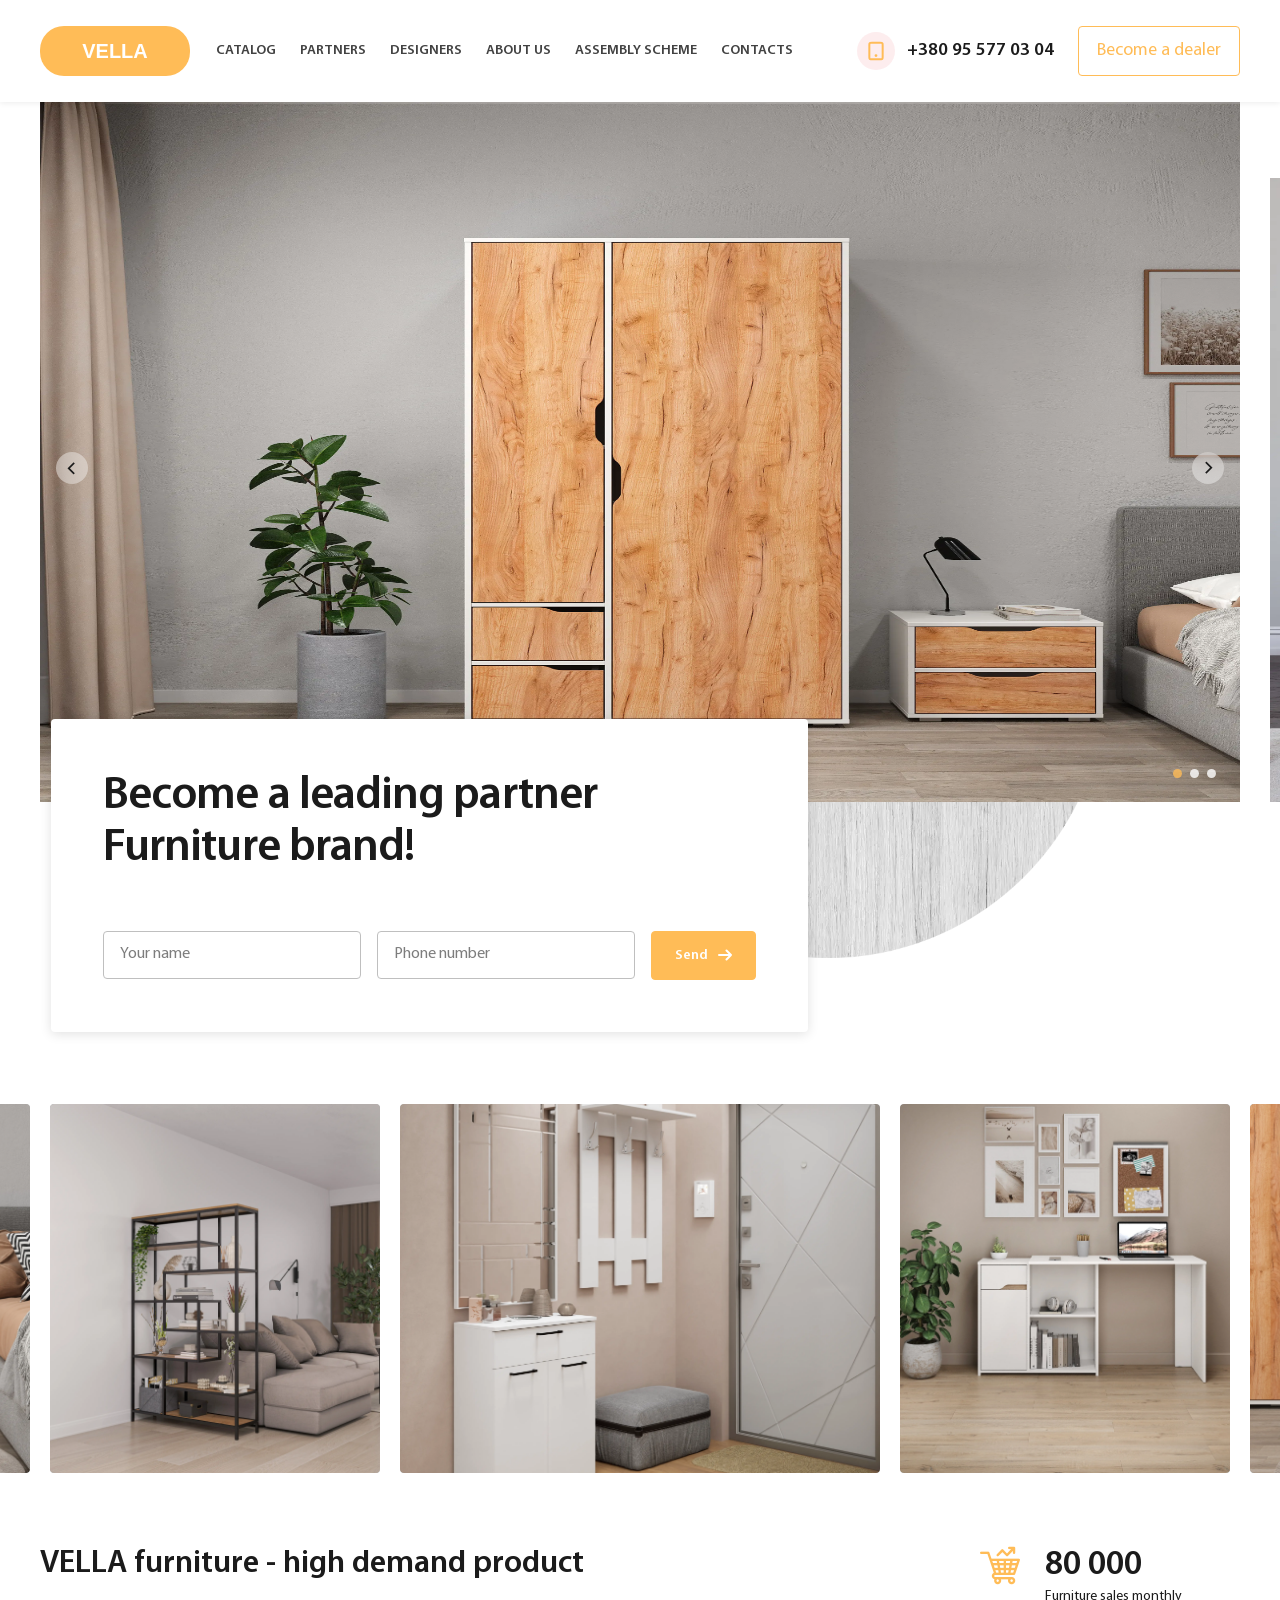
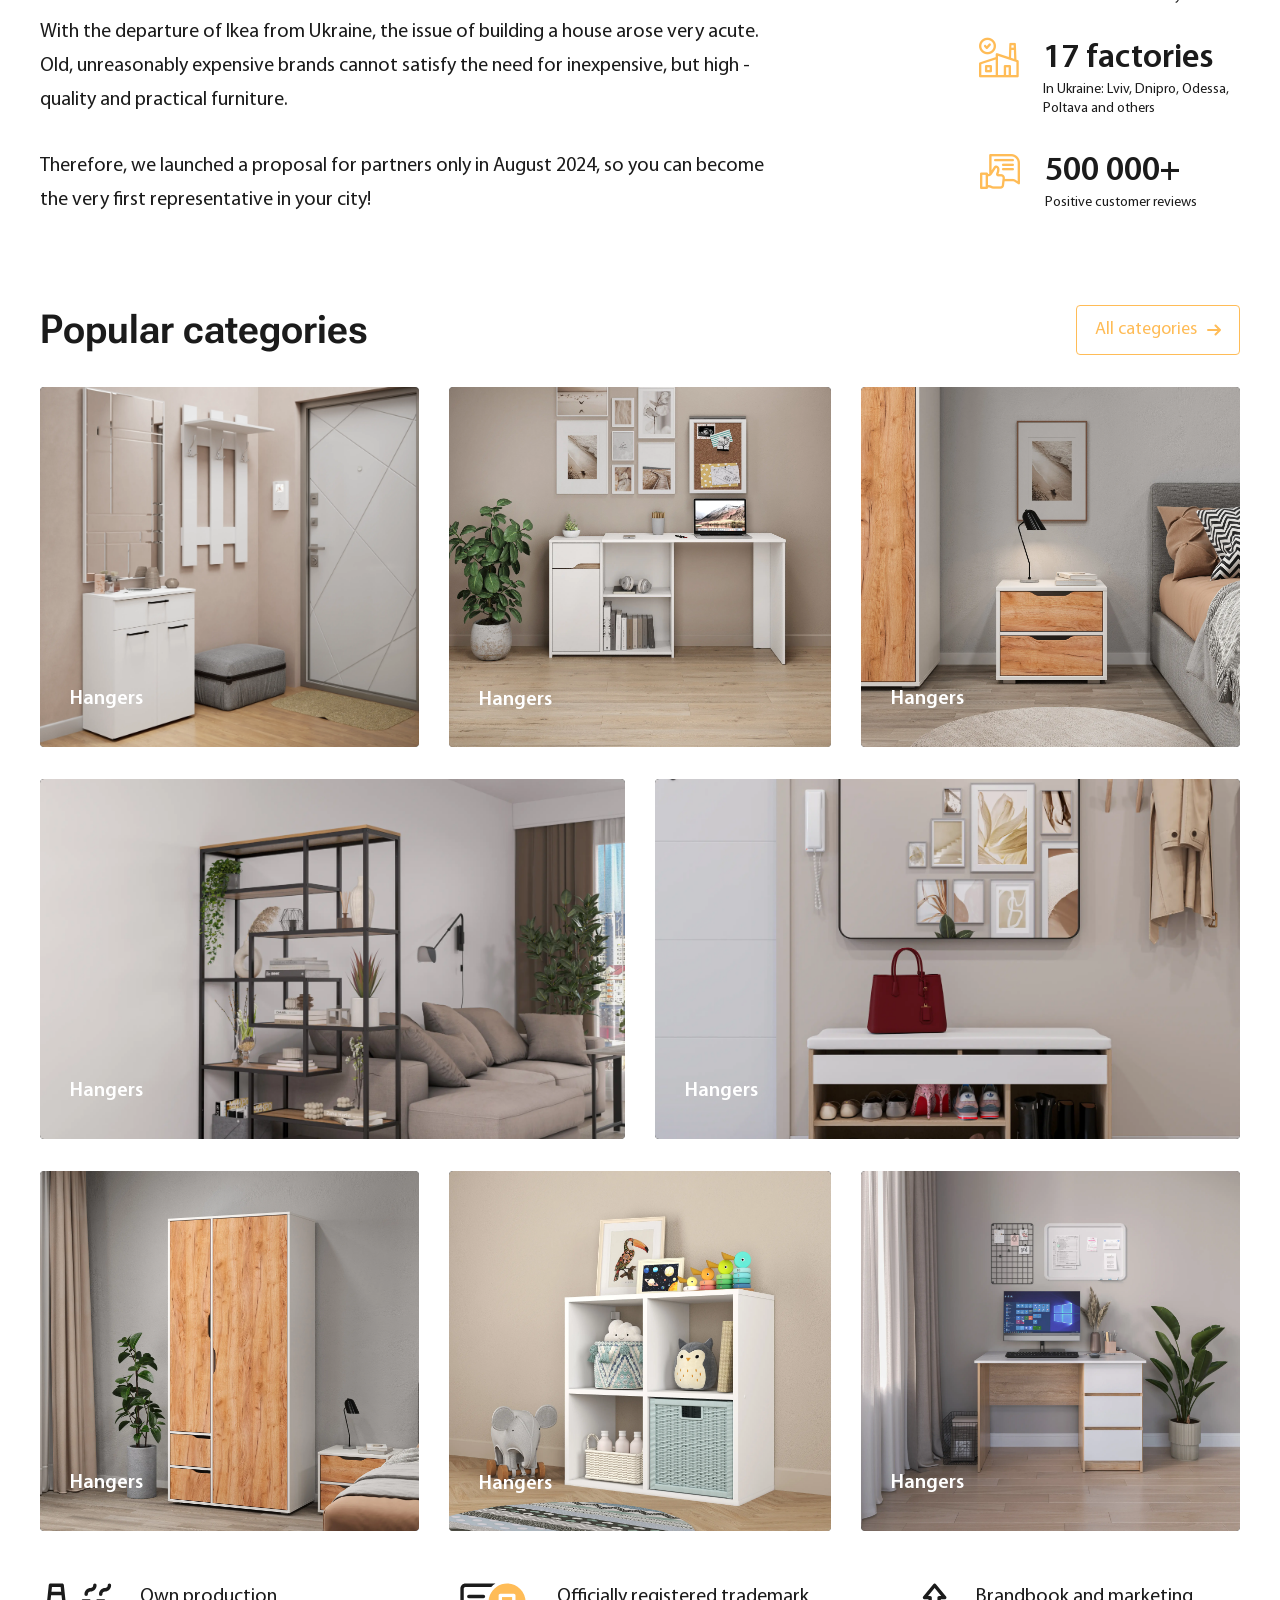
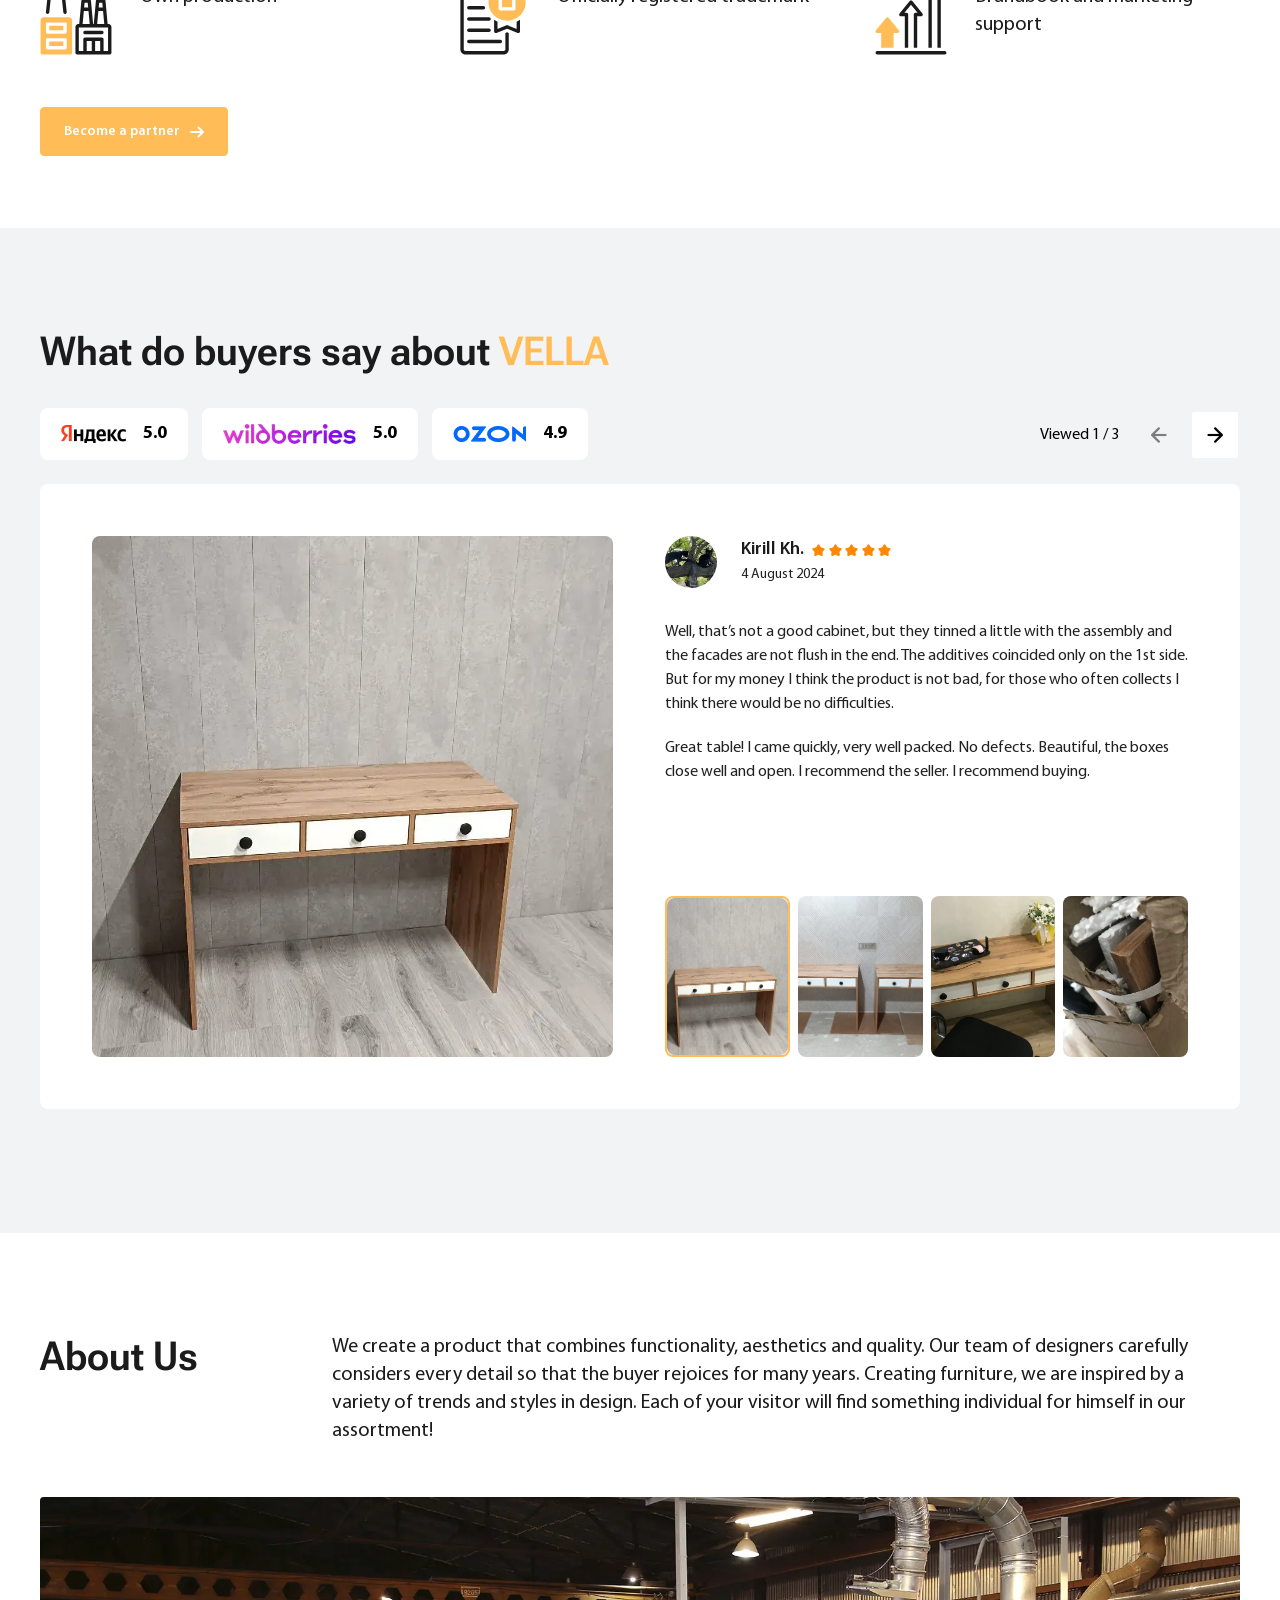
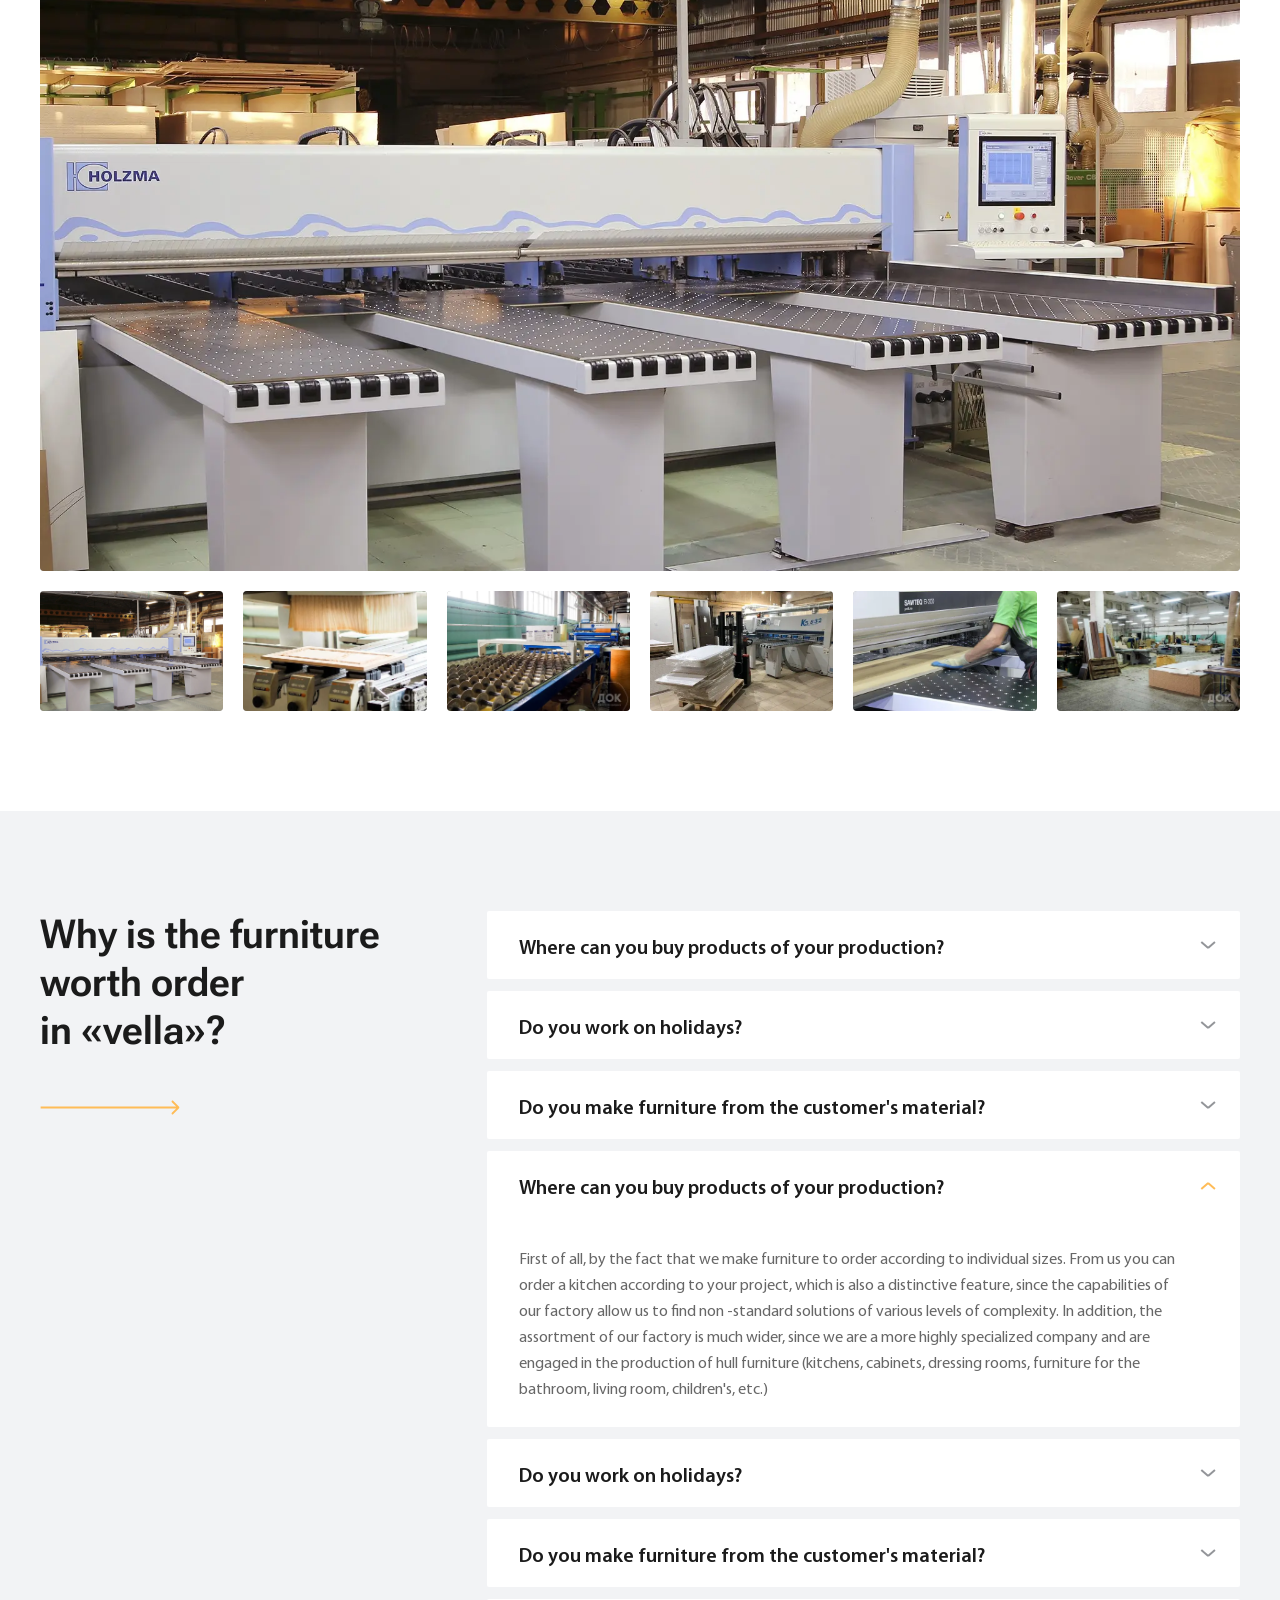
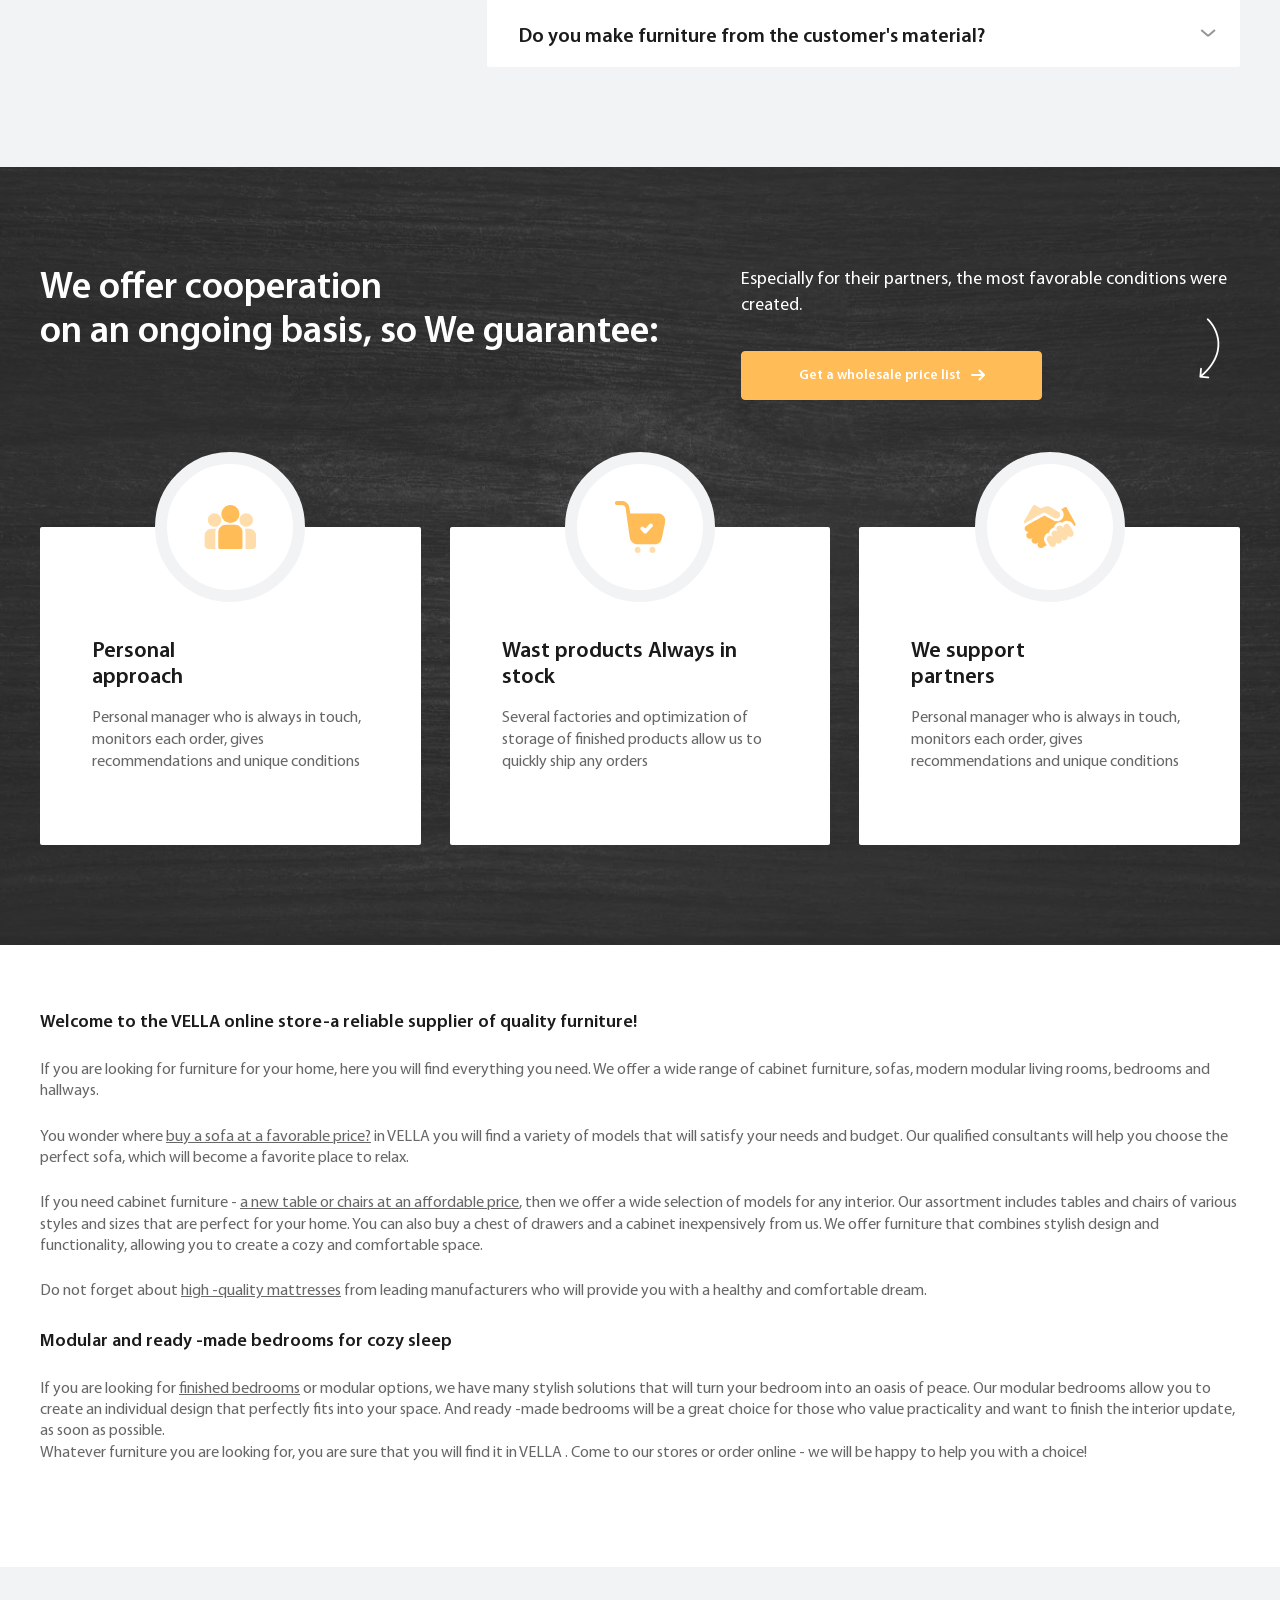
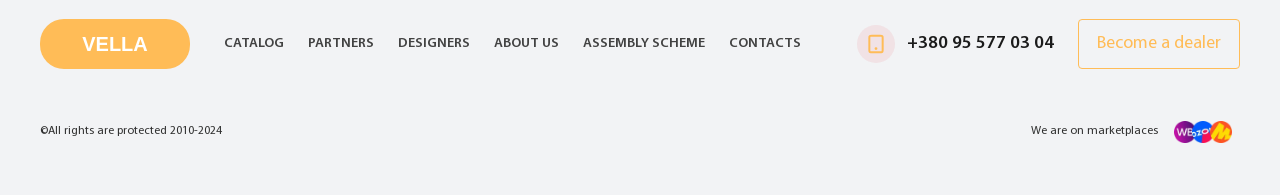
<file: home.html>
<!DOCTYPE html>
<html lang="en">

<head>
	<title>HomePage</title>
	<meta charset="UTF-8">
	<meta name="format-detection" content="telephone=no">
	<!-- <style>body{opacity: 0;}</style> -->
	<link rel="stylesheet" href="css/style.min.css?_v=20251028103505">
	<link rel="shortcut icon" href="favicon.ico">
	<!-- <meta name="robots" content="noindex, nofollow"> -->
	<meta name="viewport" content="width=device-width, initial-scale=1.0">
</head>

<body>
	<div class="wrapper">
		<header data-scroll="102" data-scroll-show="1000" class="header">
			<div class="header__container">
				<button type="button" class="header__icon icon-menu"><span></span></button>
				<a href="home.html#page__hero" class="header__logo logo"><img src="img/updated_logo.svg" alt="Logo"></a>
				<div class="header__menu menu">
					<nav class="menu__body">
						<ul class="menu__list">
							<li class="menu__item">
								<a href="catalog.html#catalog" class="menu__link">
									Catalog
								</a>
							</li>
							<li class="menu__item">
								<a href="collaboration.html#collaboration" class="menu__link">
									Partners
								</a>
							</li>
							<li class="menu__item">
								<a href="design.html#design" class="menu__link">
									Designers
								</a>
							</li>
							<li class="menu__item">
								<a href="about.html#about" class="menu__link">
									About Us
								</a>
							</li>
							<li class="menu__item">
								<a href="schemes.html#schemes" class="menu__link">
									Assembly scheme
								</a>
							</li>
							<li class="menu__item">
								<a href="contacts.html#contacts" class="menu__link">
									Contacts
								</a>
							</li>
						</ul>
					</nav>
				</div>
				<div class="header__contact contact-header">
					<a href="tel:+380955770304" class="contact-header__link">
						<p>+380 95 577 03 04</p>
						<span class="contact-header__icon">
							<svg>
								<use xlink:href="img/icons/icons.svg#tablet"></use>
							</svg>
						</span>
					</a>
					<button data-popup="#popup" type="button" class="contact-header__button button button--trprnt">Become a dealer</button>
				</div>
			</div>
		</header>
		<main class="page">
			<div class="page__hero hero">
				<div class="hero__container">
					<div class="hero__body">
						<div class="hero__slider swiper">
							<div class="hero__wrapper swiper-wrapper">
								<div class="hero__slide swiper-slide">
									<img class="hero__image" data-src="img/hero-slider/image_01.webp" alt="Image 01">
								</div>
								<div class="hero__slide swiper-slide">
									<img class="hero__image" src="img/hero-slider/image_02.webp" alt="Image 02">
								</div>
								<div class="hero__slide swiper-slide">
									<img class="hero__image" src="img/hero-slider/image_03.webp" alt="Image 03">
								</div>
							</div>
							<div class="hero__swiper-pagination swiper-pagination"></div>
							<button type="button" class="hero__button-prev button-prev-slider swiper-button-prev _icon-arrow-swiper"></button>
							<button type="button" class="hero__button-next button-next-slider swiper-button-next _icon-arrow-swiper"></button>
						</div>
					</div>

					<article class="hero__window-form window-form">
						<div class="window-form__body">
							<h3 class="window-form__title">Become a leading partner
								Furniture brand!</h3>
							<form class="window-form__contact form" action="https://jkorpela.fi/cgi-bin/echo.cgi" enctype="multipart/form-data" data-netlify="true">
								<div class="form__line">
									<input autocomplete="off" type="text" name="form[name]" data-error="Error" placeholder="Your name" class="form__input input input--wn">
								</div>
								<div class="form__line">
									<input autocomplete="off" type="tel" name="form[phone]" data-error="Error" placeholder="Phone number" class="form__input input input--wn">
								</div>
								<button class="form__button button" type="submit">
									Send
									<svg class="button__icon">
										<use xlink:href="img/icons/icons.svg#arrow-narrow-right"></use>
									</svg>
								</button>
							</form>
						</div>
					</article>
				</div>

				<div class="hero__vertical">
					<img class=" ibg" src="img/hero-slider/ellipse.webp" alt="Image">
				</div>
			</div>

			<section class="page__popular popular">
				<div class="popular__container">
					<div class="popular__slider swiper">
						<div class="popular__wrapper swiper-wrapper">
							<div class="popular__slide swiper-slide">
								<img class="popular__image ibg" data-src="img/popular/image_01.webp" alt="Image 01">
							</div>
							<div class="popular__slide swiper-slide">
								<img class="popular__image ibg" data-src="img/popular/image_02.webp" alt="Image 02">
							</div>
							<div class="popular__slide swiper-slide">
								<img class="popular__image ibg" data-src="img/popular/image_03.webp" alt="Image 03">
							</div>
							<div class="popular__slide swiper-slide">
								<img class="popular__image ibg" data-src="img/popular/image_04.webp" alt="Image 04">
							</div>
							<div class="popular__slide swiper-slide">
								<img class="popular__image ibg" data-src="img/popular/image_05.webp" alt="Image 05">
							</div>
							<div class="popular__slide swiper-slide">
								<img class="popular__image ibg" data-src="img/popular/image_06.webp" alt="Image 06">
							</div>
							<div class="popular__slide swiper-slide">
								<img class="popular__image ibg" data-src="img/popular/image_03.webp" alt="Image 03">
							</div>
							<div class="popular__slide swiper-slide">
								<img class="popular__image ibg" data-src="img/popular/image_04.webp" alt="Image 04">
							</div>
						</div>
					</div>
					<div class="popular__info info-popular">
						<div class="info-popular__column">
							<h3 class="info-popular__title"><span>vella</span> furniture - high demand product</h3>
							<div class="info-popular__text">
								<p>
									With the departure of Ikea from Ukraine, the issue of building a house arose very acute. Old, unreasonably expensive brands cannot satisfy the need for inexpensive, but high -quality and practical furniture.
								</p>
								<p>
									Therefore, we launched a proposal for partners only in August 2024, so you can become the very first representative in your city!
								</p>
							</div>
						</div>
						<div class="info-popular__statistics">
							<ul class="info-popular__list">
								<li class="info-popular__item item-info">
									<span class="item-info__icon _icon-cart-small"></span>
									<div class="item-info__content">
										<div class="item-info__number">80 000</div>
										<div class="item-info__text">
											<p>
												Furniture sales monthly
											</p>
										</div>
									</div>
								</li>
								<li class="info-popular__item item-info">
									<span class="item-info__icon _icon-factory"></span>
									<div class="item-info__content">
										<div class="item-info__number">17 factories</div>
										<div class="item-info__text">
											<p>
												In Ukraine: Lviv, Dnipro, Odessa, Poltava and others
											</p>
										</div>
									</div>
								</li>
								<li class="info-popular__item item-info">
									<span class="item-info__icon _icon-feedback"></span>
									<div class="item-info__content">
										<div class="item-info__number">500 000+</div>
										<div class="item-info__text">
											<p>
												Positive customer reviews
											</p>
										</div>
									</div>
								</li>
							</ul>
						</div>
					</div>
					<div class="popular__category category-popular">
						<div class="category-popular__roof">
							<h2 class="category-popular__title title">Popular categories</h2>
							<a href="#" data-da=".category-popular,640,last" class="category-popular__button button button--trprnt">
								All categories
								<svg class="button__icon">
									<use xlink:href="img/icons/icons.svg#arrow-narrow-right"></use>
								</svg>
							</a>
						</div>
						<div class="category-popular__content">
							<ul class="category-popular__items">
								<li class="category-popular__item item-category">
									<a href="#" class="item-category__link">
										<div class="item-category__inner">
											<img class="item-category__image ibg" data-src="img/popular/image_01.webp" alt="Image 01">
										</div>
										<span class="item-category__type">Hangers</span>
									</a>
								</li>
								<li class="category-popular__item item-category">
									<a href="#" class="item-category__link">
										<div class="item-category__inner">
											<img class="item-category__image ibg" data-src="img/popular/image_02.webp" alt="Image 02">
										</div>
										<span class="item-category__type">Hangers</span>
									</a>
								</li>
								<li class="category-popular__item item-category">
									<a href="#" class="item-category__link">
										<div class="item-category__inner">
											<img class="item-category__image ibg" data-src="img/popular/image_03.webp" alt="Image 03">
										</div>
										<span class="item-category__type">Hangers</span>
									</a>
								</li>
								<li class="category-popular__item item-category item-category--4">
									<a href="#" class="item-category__link">
										<div class="item-category__inner item-category__inner--4">
											<img class="item-category__image item-category__image--4 ibg" data-src="img/popular/image_04.webp" alt="Image 04">
										</div>
										<span class="item-category__type">Hangers</span>
									</a>
								</li>
								<li class="category-popular__item item-category">
									<a href="#" class="item-category__link">
										<div class="item-category__inner item-category__inner--5">
											<img class="item-category__image item-category__image--5 ibg" data-src="img/popular/image_05.webp" alt="Image 05">
										</div>
										<span class="item-category__type">Hangers</span>
									</a>
								</li>
								<li class="category-popular__item item-category">
									<a href="#" class="item-category__link">
										<div class="item-category__inner">
											<img class="item-category__image ibg" data-src="img/popular/image_06.webp" alt="Image 06">
										</div>
										<span class="item-category__type">Hangers</span>
									</a>
								</li>
								<li class="category-popular__item item-category">
									<a href="#" class="item-category__link">
										<div class="item-category__inner">
											<img class="item-category__image ibg" data-src="img/popular/image_07.webp" alt="Image 07">
										</div>
										<span class="item-category__type">Hangers</span>
									</a>
								</li>
								<li class="category-popular__item item-category">
									<a href="#" class="item-category__link">
										<div class="item-category__inner">
											<img class="item-category__image ibg ibg--bottom" data-src="img/popular/image_08.webp" alt="Image 08">
										</div>
										<span class="item-category__type">Hangers</span>
									</a>
								</li>
							</ul>
						</div>
					</div>
					<div class="popular__foot foot-popular">
						<ul class="foot-popular__list">
							<li class="foot-popular__item item-data">
								<img class="item-data__image ibg" data-src="img/iconfonts/buildings.svg" alt="Image">
								<div class="item-data__text">
									<p>
										Own production
									</p>
								</div>
							</li>
							<li class="foot-popular__item item-data">
								<img class="item-data__image ibg" data-src="img/iconfonts/papers.svg" alt="Image">
								<div class="item-data__text">
									<p>
										Officially registered trademark
									</p>
								</div>
							</li>
							<li class="foot-popular__item item-data">
								<img class="item-data__image ibg" data-src="img/iconfonts/bar-chart.svg" alt="Image">
								<div class="item-data__text">
									<p>
										Brandbook and marketing support
									</p>
								</div>
							</li>
							<li class="foot-popular__item">
								<a href="#" class="foot-popular__button button">
									Become a partner
									<svg class="button__icon">
										<use xlink:href="img/icons/icons.svg#arrow-narrow-right"></use>
									</svg>
								</a>
							</li>
						</ul>
					</div>
				</div>
			</section>

			<section class="page__reviews reviews">
				<div class="reviews__container">
					<div class="reviews__roof roof-reviews">
						<h2 class="roof-reviews__title title">What do buyers say about <span>vella</span></h2>
						<div class="roof-reviews__row">
							<div class="roof-reviews__ratings">
								<ul class="roof-reviews__list">
									<li class="roof-reviews__item item-roof-reviews">
										<div class="item-roof-reviews__platform">
											<img class="item-roof-reviews__image ibg" data-src="img/reviews/platform/yandex.webp" alt="Icon yandex">
										</div>
										<span class="item-roof-reviews__grade">5.0</span>
									</li>
									<li class="roof-reviews__item item-roof-reviews">
										<div class="item-roof-reviews__platform">
											<img class="item-roof-reviews__image ibg" data-src="img/reviews/platform/wildberries.webp" alt="Icon wildberries">
										</div>
										<span class="item-roof-reviews__grade">5.0</span>
									</li>
									<li class="roof-reviews__item item-roof-reviews">
										<div class="item-roof-reviews__platform">
											<img class="item-roof-reviews__image ibg" data-src="img/reviews/platform/ozon.webp" alt="Icon ozon">
										</div>
										<span class="item-roof-reviews__grade">4.9</span>
									</li>
								</ul>
							</div>
							<div data-da=".body-reviews, 992, last" class="roof-reviews__navigation navigation-roof-reviews">
								<div id="reviews-pagination" class="navigation-roof-reviews__pagination swiper-pagination">Viewed 1 / 98</div>
								<div class="navigation-roof-reviews__arrows">
									<button data-da=".roof-reviews__navigation,992,first" id="reviews-button-prev" type="button" class="navigation-roof-reviews__button-prev swiper-button-prev _icon-arrow-right"></button>
									<button data-da=".roof-reviews__navigation,992,last" id="reviews-button-next" type="button" class="navigation-roof-reviews__button-next  swiper-button-next _icon-arrow-right"></button>
								</div>
							</div>
						</div>
					</div>
					<div class="reviews__body body-reviews">
						<a href="#" class="body-reviews__main-picture">
							<img class="body-reviews__image ibg" data-src="img/reviews/image_01.webp" alt="Image 01">
						</a>
						<div class="body-reviews__comment comment-reviews">
							<div class="comment-reviews__user user-comment">
								<img class="user-comment__avatar ibg" data-src="img/reviews/avatar.webp" alt="Image avatar">
								<div class="user-comment__body">
									<div class="user-comment__top">
										<div class="user-comment__name">Kirill Kh.</div>
										<div class="user-comment__stars-raiting stars-raiting">
											<div class="stars-raiting__star"></div>
											<div class="stars-raiting__star"></div>
											<div class="stars-raiting__star"></div>
											<div class="stars-raiting__star"></div>
											<div class="stars-raiting__star"></div>
										</div>
									</div>
									<div class="user-comment__date">
										<time datetime="2024-08-11">4 August 2024</time>
									</div>
								</div>
							</div>
							<div class="comment-reviews__text">
								<p>
									Well, that’s not a good cabinet, but they tinned a little with the assembly and the facades are not flush in the end. The additives coincided only on the 1st side. But for my money I think the product is not bad, for those who often collects I think there would be no difficulties.
								</p>
								<p>
									Great table! I came quickly, very well packed. No defects. Beautiful, the boxes close well and open. I recommend the seller. I recommend buying.
								</p>
							</div>
							<div class="comment-reviews__slider slider-comment-reviews swiper">
								<div class="slider-comment-reviews__wrapper swiper-wrapper">
									<div class="slider-comment-reviews__slide swiper-slide">
										<img class="slider-comment-reviews__image ibg" data-src="img/reviews/image_01.webp" alt="Image 01">
									</div>
									<div class="slider-comment-reviews__slide swiper-slide">
										<img class="slider-comment-reviews__image ibg" data-src="img/reviews/image_02.webp" alt="Image 02">
									</div>
									<div class="slider-comment-reviews__slide swiper-slide">
										<img class="slider-comment-reviews__image ibg" data-src="img/reviews/image_03.webp" alt="Image 03">
									</div>
									<div class="slider-comment-reviews__slide swiper-slide">
										<img class="slider-comment-reviews__image ibg" data-src="img/reviews/image_04.webp" alt="Image 04">
									</div>
									<div class="slider-comment-reviews__slide swiper-slide">
										<img class="slider-comment-reviews__image ibg" data-src="img/reviews/image_03.webp" alt="Image 03">
									</div>
									<div class="slider-comment-reviews__slide swiper-slide">
										<img class="slider-comment-reviews__image ibg" data-src="img/reviews/image_04.webp" alt="Image 04">
									</div>
								</div>
							</div>
						</div>
					</div>
				</div>
			</section>

			<section class="page__about-us about-us">
				<div class="about-us__container">
					<div class="about-us__top top-about-us">
						<h2 class="top-about-us__title title">About Us</h2>
						<div class="top-about-us__text">
							<p>
								We create a product that combines functionality, aesthetics and quality.
								Our team of designers carefully considers every detail so that the buyer rejoices for many years. Creating furniture, we are inspired by a variety of trends and styles in design. Each of your visitor will find something individual for himself in our assortment!
							</p>
						</div>
					</div>
					<div class="about-us__content content-slider">
						<div class="content-slider__main main-content-slider swiper">
							<div class="main-content-slider__wrapper swiper-wrapper">
								<div class="main-content-slider__slide swiper-slide">
									<img class="main-content-slider__image ibg" data-src="img/about-us/image_01.webp" alt="Image 01">
								</div>
								<div class="main-content-slider__slide swiper-slide">
									<img class="main-content-slider__image ibg" data-src="img/about-us/image_02.webp" alt="Image 02">
								</div>
								<div class="main-content-slider__slide swiper-slide">
									<img class="main-content-slider__image ibg" data-src="img/about-us/image_03.webp" alt="Image 03">
								</div>
								<div class="main-content-slider__slide swiper-slide">
									<img class="main-content-slider__image ibg" data-src="img/about-us/image_04.webp" alt="Image 04">
								</div>
								<div class="main-content-slider__slide swiper-slide">
									<img class="main-content-slider__image ibg" data-src="img/about-us/image_05.webp" alt="Image 05">
								</div>
								<div class="main-content-slider__slide swiper-slide">
									<img class="main-content-slider__image ibg" data-src="img/about-us/image_06.webp" alt="Image 06">
								</div>
								<div class="main-content-slider__slide swiper-slide">
									<img class="main-content-slider__image ibg" data-src="img/about-us/image_01.webp" alt="Image 01">
								</div>
							</div>
						</div>
						<div class="content-slider__previews previews-content-slider swiper">
							<div class="previews-content-slider__wrapper swiper-wrapper">
								<div class="previews-content-slider__slide swiper-slide">
									<img class="previews-content-slider__image ibg" data-src="img/about-us/image_01.webp" alt="Image 01">
								</div>
								<div class="previews-content-slider__slide swiper-slide">
									<img class="previews-content-slider__image ibg" data-src="img/about-us/image_02.webp" alt="Image 02">
								</div>
								<div class="previews-content-slider__slide swiper-slide">
									<img class="previews-content-slider__image ibg" data-src="img/about-us/image_03.webp" alt="Image 03">
								</div>
								<div class="previews-content-slider__slide swiper-slide">
									<img class="previews-content-slider__image ibg" data-src="img/about-us/image_04.webp" alt="Image 04">
								</div>
								<div class="previews-content-slider__slide swiper-slide">
									<img class="previews-content-slider__image ibg" data-src="img/about-us/image_05.webp" alt="Image 05">
								</div>
								<div class="previews-content-slider__slide swiper-slide">
									<img class="previews-content-slider__image ibg" data-src="img/about-us/image_06.webp" alt="Image 06">
								</div>
								<div class="previews-content-slider__slide swiper-slide">
									<img class="previews-content-slider__image ibg" data-src="img/about-us/image_01.webp" alt="Image 01">
								</div>
							</div>
						</div>

					</div>
				</div>
			</section>

			<section class="page__why-us why-us">
				<div class="why-us__container">
					<div class="why-us__column">
						<h2 class="why-us__title title">Why is the furniture worth
							order in «vella»?</h2>
						<!-- <div class="why-us__icon _icon-arrow-big"></div> -->
						<svg class="why-us__icon">
							<use xlink:href="img/icons/icons.svg#arrow-big"></use>
						</svg>
					</div>
					<div data-spollers data-one-spoller class="why-us__spollers spollers spollers--wu">
						<details class="spollers__item spollers__item--wu">
							<summary class="spollers__title spollers__title--wu">Where can you buy products of your production?</summary>
							<div class="spollers__body spollers__body--wu">
								<p>
									First of all, by the fact that we make furniture to order according to individual sizes. From us you can order a kitchen according to your project, which is also a distinctive feature, since the capabilities of our factory allow us to find non -standard solutions of various levels of complexity. In addition, the assortment of our factory is much wider, since we are a more highly specialized company and are engaged in the production of hull furniture (kitchens, cabinets, dressing rooms, furniture for the bathroom, living room, children's, etc.)
								</p>
							</div>
						</details>
						<details class="spollers__item spollers__item--wu">
							<summary class="spollers__title spollers__title--wu">Do you work on holidays?</summary>
							<div class="spollers__body spollers__body--wu">
								<p>
									First of all, by the fact that we make furniture to order according to individual sizes. From us you can order a kitchen according to your project, which is also a distinctive feature, since the capabilities of our factory allow us to find non -standard solutions of various levels of complexity. In addition, the assortment of our factory is much wider, since we are a more highly specialized company and are engaged in the production of hull furniture (kitchens, cabinets, dressing rooms, furniture for the bathroom, living room, children's, etc.)
								</p>
							</div>
						</details>
						<details class="spollers__item spollers__item--wu">
							<summary class="spollers__title spollers__title--wu">Do you make furniture from the customer's material?</summary>
							<div class="spollers__body spollers__body--wu">
								<p>
									Lorem ipsum dolor sit amet consectetur adipisicing elit. Vero eligendi tenetur, accusantium corrupti omnis harum unde. Qui, magni minus. Saepe voluptatem rerum doloremque quod temporibus? Nulla saepe eius exercitationem ex expedita. Itaque quis quisquam est hic neque, mollitia repudiandae repellendus rem excepturi in sunt accusamus, doloribus sint veritatis aut eum aliquid quos velit facilis quia totam! Cum vero quas corporis sit adipisci tenetur obcaecati, beatae saepe praesentium tempore dolorem dolores autem nesciunt?
								</p>
							</div>
						</details>
						<details data-open class="spollers__item spollers__item--wu">
							<summary class="spollers__title spollers__title--wu">Where can you buy products of your production?</summary>
							<div class="spollers__body spollers__body--wu">
								<p>
									First of all, by the fact that we make furniture to order according to individual sizes. From us you can order a kitchen according to your project, which is also a distinctive feature, since the capabilities of our factory allow us to find non -standard solutions of various levels of complexity. In addition, the assortment of our factory is much wider, since we are a more highly specialized company and are engaged in the production of hull furniture (kitchens, cabinets, dressing rooms, furniture for the bathroom, living room, children's, etc.)
								</p>
							</div>
						</details>
						<details class="spollers__item spollers__item--wu">
							<summary class="spollers__title spollers__title--wu">Do you work on holidays?</summary>
							<div class="spollers__body spollers__body--wu">
								<p>
									First of all, by the fact that we make furniture to order according to individual sizes. From us you can order a kitchen according to your project, which is also a distinctive feature, since the capabilities of our factory allow us to find non -standard solutions of various levels of complexity. In addition, the assortment of our factory is much wider, since we are a more highly specialized company and are engaged in the production of hull furniture (kitchens, cabinets, dressing rooms, furniture for the bathroom, living room, children's, etc.)
								</p>
							</div>
						</details>
						<details class="spollers__item spollers__item--wu">
							<summary class="spollers__title spollers__title--wu">Do you make furniture from the customer's material?</summary>
							<div class="spollers__body spollers__body--wu">
								<p>
									Lorem ipsum dolor sit amet consectetur adipisicing elit. Vero eligendi tenetur, accusantium corrupti omnis harum unde. Qui, magni minus. Saepe voluptatem rerum doloremque quod temporibus? Nulla saepe eius exercitationem ex expedita. Itaque quis quisquam est hic neque, mollitia repudiandae repellendus rem excepturi in sunt accusamus, doloribus sint veritatis aut eum aliquid quos velit facilis quia totam! Cum vero quas corporis sit adipisci tenetur obcaecati, beatae saepe praesentium tempore dolorem dolores autem nesciunt?
								</p>
							</div>
						</details>
						<details class="spollers__item spollers__item--wu">
							<summary class="spollers__title spollers__title--wu">Do you make furniture from the customer's material?</summary>
							<div class="spollers__body spollers__body--wu">
								<p>
									Lorem ipsum dolor sit amet consectetur adipisicing elit. Vero eligendi tenetur, accusantium corrupti omnis harum unde. Qui, magni minus. Saepe voluptatem rerum doloremque quod temporibus? Nulla saepe eius exercitationem ex expedita. Itaque quis quisquam est hic neque, mollitia repudiandae repellendus rem excepturi in sunt accusamus, doloribus sint veritatis aut eum aliquid quos velit facilis quia totam! Cum vero quas corporis sit adipisci tenetur obcaecati, beatae saepe praesentium tempore dolorem dolores autem nesciunt?
								</p>
							</div>
						</details>
					</div>
				</div>
			</section>

			<section class="page__cooperation cooperation">
				<div class="cooperation__container">
					<div class="cooperation__roof roff-cooperation">
						<h2 class="roff-cooperation__title">We offer cooperation <br> on an ongoing basis, so
							We guarantee:</h2>
						<div class="roff-cooperation__column">
							<div class="roff-cooperation__text">
								<p>
									Especially for their partners, the most favorable conditions were created.
								</p>
							</div>
							<a href="#" data-popup="#popup-price" class="roff-cooperation__button button">
								Get a wholesale price list
								<svg class="button__icon">
									<use xlink:href="img/icons/icons.svg#arrow-narrow-right"></use>
								</svg>
							</a>
						</div>
						<span class=" _icon-arrow-vector"></span>
					</div>
					<div class="cooperation__wrap">
						<div class="cooperation__list">
							<article class="cooperation__item item-guarantees">
								<div class="item-guarantees__inner">
									<div class="item-guarantees__icon">
										<img class="item-guarantees__image ibg" data-src="img/iconfonts/people.svg" alt="Image">
									</div>
								</div>
								<div class="item-guarantees__content">
									<div class="item-guarantees__top">
										<h5 class="item-guarantees__title">Personal <br> approach</h5>
									</div>
									<div class="item-guarantees__text">
										<p>
											Personal manager who is always in touch, monitors each order, gives recommendations and unique conditions
										</p>
									</div>
								</div>
							</article>
							<article class="cooperation__item item-guarantees">
								<div class="item-guarantees__inner">
									<div class="item-guarantees__icon">
										<img class="item-guarantees__image ibg" data-src="img/iconfonts/cart.svg" alt="Image">
									</div>
								</div>
								<div class="item-guarantees__content">
									<div class="item-guarantees__top">
										<h5 class="item-guarantees__title">Wast products
											Always in stock</h5>
									</div>
									<div class="item-guarantees__text">
										<p>
											Several factories and optimization of storage of finished products allow us to quickly ship any orders
										</p>
									</div>
								</div>
							</article>
							<article class="cooperation__item item-guarantees">
								<div class="item-guarantees__inner">
									<div class="item-guarantees__icon">
										<img class="item-guarantees__image ibg" data-src="img/iconfonts/hands.svg" alt="Image">
									</div>
								</div>
								<div class="item-guarantees__content">
									<div class="item-guarantees__top">
										<h5 class="item-guarantees__title">We support
											<br> partners
										</h5>
									</div>
									<div class="item-guarantees__text">
										<p>
											Personal manager who is always in touch, monitors each order, gives recommendations and unique conditions
										</p>
									</div>
								</div>
							</article>
						</div>
					</div>
				</div>
				<img class="cooperation__image ibg" data-src="img/cooperation/background.webp" alt="Image">
			</section>

			<section class="page__description description">
				<div class="description__container">
					<div class="description__greetings">
						<h3 class="description__title">
							Welcome to the <span> vella </span> online store-a reliable supplier of quality furniture!
						</h3>
						<p>
							If you are looking for furniture for your home, here you will find everything you need. We offer a wide range of cabinet furniture, sofas, modern modular living rooms, bedrooms and hallways.
						</p>
						<p>
							You wonder where <a href="#"> buy a sofa at a favorable price? </a> in <span> vella </span> you will find a variety of models that will satisfy your needs and budget. Our qualified consultants will help you choose the perfect sofa, which will become a favorite place to relax.
						</p>
						<p>
							If you need cabinet furniture - <a href="#"> a new table or chairs at an affordable price </a>, then we offer a wide selection of models for any interior. Our assortment includes tables and chairs of various styles and sizes that are perfect for your home. You can also buy a chest of drawers and a cabinet inexpensively from us. We offer furniture that combines stylish design and functionality, allowing you to create a cozy and comfortable space.
						</p>
						<p>
							Do not forget about <a href="#"> high -quality mattresses </a> from leading manufacturers who will provide you with a healthy and comfortable dream.
						</p>
					</div>
					<h3 class="description__subtitle">Modular and ready -made bedrooms for cozy sleep</h3>
					<div class="description__text">
						<p>
							If you are looking for <a href="#"> finished bedrooms </a> or modular options, we have many stylish solutions that will turn your bedroom into an oasis of peace. Our modular bedrooms allow you to create an individual design that perfectly fits into your space. And ready -made bedrooms will be a great choice for those who value practicality and want to finish the interior update, as soon as possible.
						</p>
						<p>
							Whatever furniture you are looking for, you are sure that you will find it in <span> vella </span>. Come to our stores or order online - we will be happy to help you with a choice!
						</p>
					</div>
				</div>
			</section>
		</main>
		<footer class="footer">
			<div class="footer__container">
				<div class="footer__wrap">
					<div class="footer__top top-footer">
						<a href="#" data-goto=".header" class="top-footer__logo logo"><img src="img/updated_logo.svg" alt="Logo"></a>
						<div class="top-footer__menu menu-footer">
							<div class="menu-footer__body">
								<ul class="menu-footer__list">
									<li class="menu-footer__item">
										<a href="catalog.html#catalog" class="menu-footer__link">
											Catalog
										</a>
									</li>
									<li class="menu-footer__item">
										<a href="collaboration.html#collaboration" class="menu-footer__link">
											Partners
										</a>
									</li>
									<li class="menu-footer__item">
										<a href="design.html#design" class="menu-footer__link">
											Designers
										</a>
									</li>
									<li class="menu-footer__item">
										<a href="about.html#about" class="menu-footer__link">
											About Us
										</a>
									</li>
									<li class="menu-footer__item">
										<a href="schemes.html#schemes" class="menu-footer__link">
											Assembly scheme
										</a>
									</li>
									<li class="menu-footer__item">
										<a href="contacts.html#contacts" class="menu-footer__link">
											Contacts
										</a>
									</li>
								</ul>
							</div>
						</div>
						<div class="top-footer__contact contact-footer">
							<a href="tel:+380955770304" class="contact-footer__link">
								<p>+380 95 577 03 04</p>
								<span class="contact-footer__icon">
									<svg>
										<use xlink:href="img/icons/icons.svg#tablet"></use>
									</svg>
								</span>
							</a>
							<div class="contact-footer__schedule">Daily with 10:00 to 10:00 pm</div>
							<button data-popup="#popup" type="button" class="contact-footer__button button button--trprnt">Become a dealer</button>
						</div>
					</div>
					<div class="footer__bottom bottom-footer">
						<div class="bottom-footer__body">
							<div class="bottom-footer__text">
								<p>
									©All rights are protected <time datetime="2010">2010</time>-<time datetime="2024">2024</time>
								</p>
							</div>
							<div data-da=".contact-footer, 767.98,last" class="bottom-footer__market market-footer">
								<div class="item-connection__text">
									<p>
										We are on marketplaces
									</p>
								</div>
								<ul class="market-footer__list">
									<li class="market-footer__item">
										<a href="#" class="market-footer__link">
											<img class="market-footer__image ibg" src="img/footer/wildb.webp" alt="Image">
										</a>
									</li>
									<li class="market-footer__item">
										<a href="#" class="market-footer__link">
											<img class="market-footer__image ibg" src="img/footer/ozon.webp" alt="Image">
										</a>
									</li>
									<li class="market-footer__item">
										<a href="#" class="market-footer__link">
											<img class="market-footer__image ibg" src="img/footer/market.webp" alt="Image">
										</a>
									</li>
								</ul>
							</div>
						</div>
					</div>
				</div>
			</div>
		</footer>
	</div>
	<!-- Документація: https://template.fls.guru/template-docs/modul-preloader.html -->
	<div id="fls-preloader">
		<!-- Скріпт прелоадера -->
		<script>
			function preloader() {
				const preloaderImages = document.querySelector('[data-preloader]') ? document.querySelectorAll('[data-preloader] img') : document.querySelectorAll('img');
				const preloaderContainer = document.querySelector('#fls-preloader');
				if (preloaderImages.length) {
					const preloaderStyleTemplate = `
				<style>
					* {
						padding: 0px;
						margin: 0px;
						border: 0px;
						box-sizing: border-box;
					}
					/* Головний блок */
					.fls-preloader{
						pointer-events: none;
						z-index: -1;
						position: fixed;
						width: 100%;
						height: 100%;
						top: 0;
						left: 0;
						display: flex;
						justify-content:center;
						align-items: center;
					}
					/* Блок з елементами */
					.fls-preloader__body{
						padding: 0.93rem;
						max-width: 31.25rem;
						display: flex;
						flex-direction: column;
					}
					/* Блок з лічильником */
					.fls-preloader__counter{
						font-size: 10rem;
						color:#FFBC57;
					}
					/* Прогресбар */
					.fls-preloader__line{}
					/* Лінія прогресбару */
					.fls-preloader__line span{
						display: inline-block;
						transition: width 0.2s ease;
						height: 0.8rem;
						background-color: #FFBC57;
					}
					.lock body{
						overflow: hidden;
						touch-action: none;
						overscroll-behavior: none;
					}
					.loading body>*:not(.fls-preloader){
						opacity: 0;
						visibility: hidden;
					}
					.loaded body>*:not(.fls-preloader){
						transition: opacity 0.5s ease 0s;
						opacity: 1;
						visibility: visible;
					}
				</style>`;

					document.head.insertAdjacentHTML("beforeend", preloaderStyleTemplate);

					const preloaderTemplate = `
					<div class="fls-preloader">
						<div class="fls-preloader__body">
							<div class="fls-preloader__counter">0%</div>
							<div class="fls-preloader__line"><span></span></div>
						</div>
					</div>`;
					document.body.insertAdjacentHTML("beforeend", preloaderTemplate);

					const
						preloader = document.querySelector('.fls-preloader'),
						showPecentLoad = document.querySelector('.fls-preloader__counter'),
						showLineLoad = document.querySelector('.fls-preloader__line span'),
						htmlDocument = document.documentElement;

					let imagesLoadedCount = counter = progress = 0;

					htmlDocument.classList.add('loading');
					htmlDocument.classList.add('lock');

					preloaderImages.forEach(preloaderImage => {
						const imgClone = document.createElement('img');
						if (imgClone) {
							imgClone.onload = imageLoaded;
							imgClone.onerror = imageLoaded;
							preloaderImage.dataset.src ? imgClone.src = preloaderImage.dataset.src : imgClone.src = preloaderImage.src;
						}
					});

					function setValueProgress(progress) {
						showPecentLoad ? showPecentLoad.innerText = `${progress}%` : null;
						showLineLoad ? showLineLoad.style.width = `${progress}%` : null;
					}
					showPecentLoad ? setValueProgress(progress) : null;

					function imageLoaded() {
						imagesLoadedCount++;
						progress = Math.round((100 / preloaderImages.length) * imagesLoadedCount);
						const intervalId = setInterval(() => {
							counter >= progress ? clearInterval(intervalId) : setValueProgress(++counter);
							counter >= 100 ? addLoadedClass() : null;
						}, 10);
					}

					function addLoadedClass() {
						htmlDocument.classList.add('loaded');
						htmlDocument.classList.remove('lock');
						htmlDocument.classList.remove('loading');
						setInterval(() => {
							preloader.remove();
							preloaderContainer.remove();
						}, 500);
					}
				} else {
					preloaderContainer.remove();
				}
			}
			preloader();
		</script>
	</div>
	<div id="popup" aria-hidden="true" class="popup">
		<div class="popup__wrapper">
			<div class="popup__content">
				<button data-close type="button" class="popup__close">
					<svg xmlns="http://www.w3.org/2000/svg" width="20" height="20" viewBox="0 0 20 20" fill="none">
						<path d="M15.625 4.375L4.375 15.625" stroke="#BFBFBF" stroke-width="2" stroke-linecap="round" stroke-linejoin="round" />
						<path d="M15.625 15.625L4.375 4.375" stroke="#BFBFBF" stroke-width="2" stroke-linecap="round" stroke-linejoin="round" />
					</svg>
				</button>
				<article class="popup__form window-form window-form--popup">
					<div class="window-form__body window-form__body--popup">
						<div class="window-form__roof window-form__roof--popup">
							<h3 class="window-form__title window-form__title--popup">Become a dealer</h3>
							<div class="window-form__subtitle window-form__subtitle--popup">
								<p>
									Leave a request, we will contact you to discuss the details of cooperation
								</p>
							</div>
						</div>
						<form class="window-form__contact form form--fbd" action="https://jkorpela.fi/cgi-bin/echo.cgi" enctype="multipart/form-data" data-netlify="true">
							<div class="form__line form__line--fbd">
								<input autocomplete="off" type="text" name="form[name]" data-error="Error" placeholder="Your name" class="form__input input input--wn">
							</div>
							<div class="form__line form__line--fbd">
								<input autocomplete="off" type="tel" name="form[phone]" data-error="Error" placeholder="Phone number" class="form__input input input--wn">
							</div>
							<button class="form__button form__button--fbd button button--popup" type="submit">
								Send
								<svg class="button__icon">
									<use xlink:href="img/icons/icons.svg#arrow-narrow-right"></use>
								</svg>
							</button>
						</form>
					</div>
				</article>
			</div>
		</div>
	</div>


	<div id="popup-price" aria-hidden="true" class="popup popup-price">
		<div class="popup__wrapper popup-price__wrapper">
			<div class="popup__content popup-price__content">
				<button data-close type="button" class="popup-price__close">
					<svg xmlns="http://www.w3.org/2000/svg" width="20" height="20" viewBox="0 0 20 20" fill="none">
						<path d="M15.625 4.375L4.375 15.625" stroke="#BFBFBF" stroke-width="2" stroke-linecap="round" stroke-linejoin="round" />
						<path d="M15.625 15.625L4.375 4.375" stroke="#BFBFBF" stroke-width="2" stroke-linecap="round" stroke-linejoin="round" />
					</svg>
				</button>

				<article class="popup-price__form window-form window-form--popup">
					<div class="window-form__body window-form__body--popup">
						<div class="window-form__roof window-form__roof--popup">
							<h3 class="window-form__title window-form__title--popup">Get a price list</h3>

						</div>
						<form class="window-form__contact form form--fbd" action="https://jkorpela.fi/cgi-bin/echo.cgi" enctype="multipart/form-data" data-netlify="true">
							<div class="form__line form__line--fbd">
								<input autocomplete="off" type="tel" name="form[phone]" data-error="Error" placeholder="Phone number" class="form__input input input--wn">
							</div>
							<button class="form__button form__button--fbd button button--popup" type="submit">
								Send
								<svg class="button__icon">
									<use xlink:href="img/icons/icons.svg#arrow-narrow-right"></use>
								</svg>
							</button>
						</form>
					</div>
				</article>
			</div>
		</div>
	</div>
	<script src="js/app.min.js?_v=20251028103505"></script>
</body>

</html>
</file>
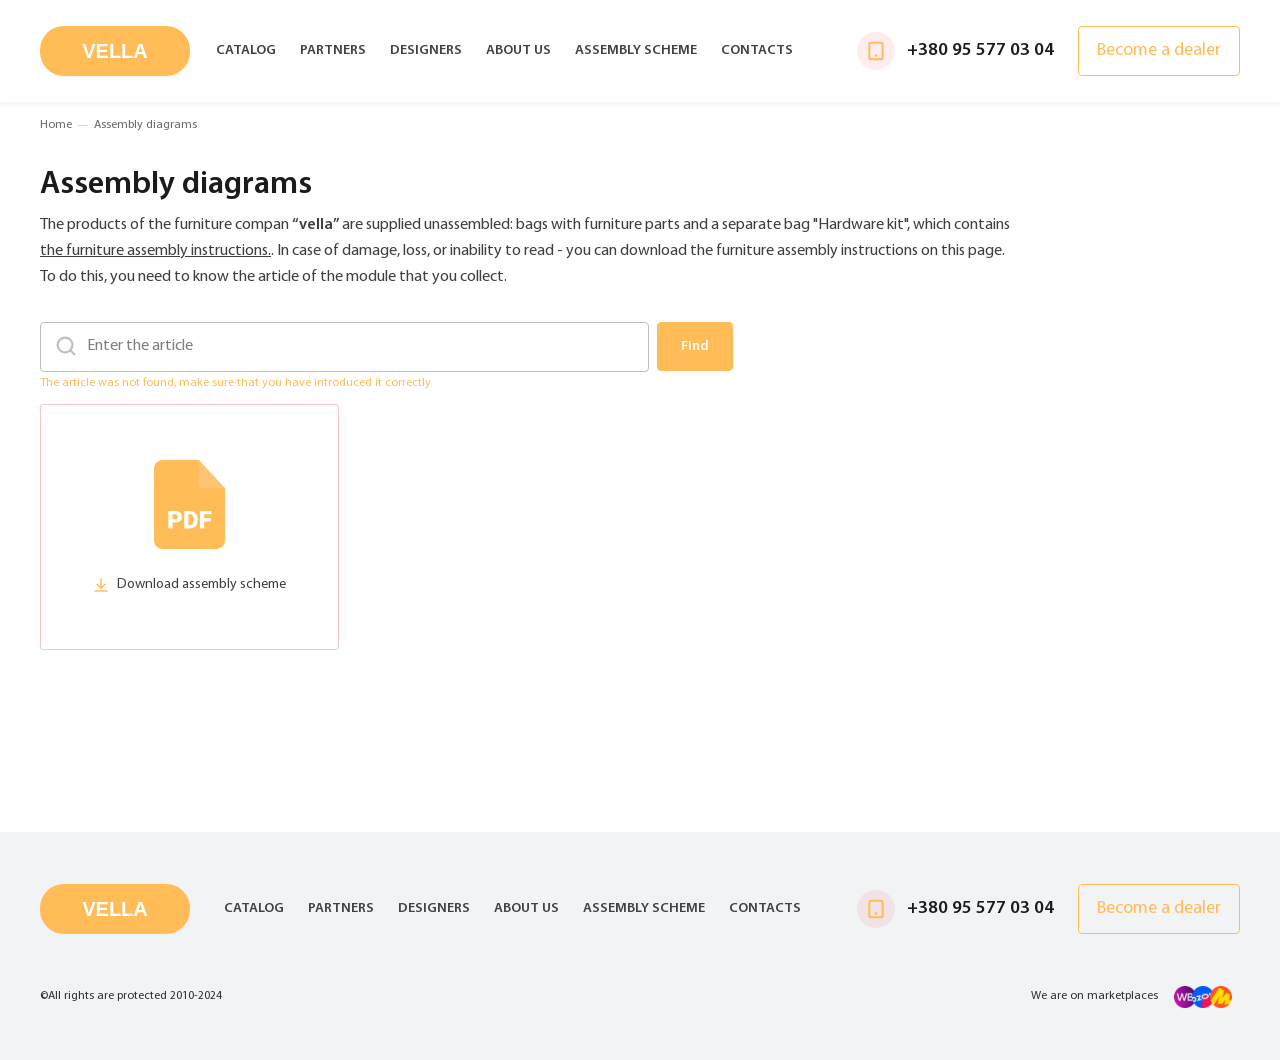
<file: schemes.html>
<!DOCTYPE html>
<html lang="en">

<head>
	<title>SchemessPage</title>
	<meta charset="UTF-8">
	<meta name="format-detection" content="telephone=no">
	<!-- <style>body{opacity: 0;}</style> -->
	<link rel="stylesheet" href="css/style.min.css?_v=20251028103505">
	<link rel="shortcut icon" href="favicon.ico">
	<!-- <meta name="robots" content="noindex, nofollow"> -->
	<meta name="viewport" content="width=device-width, initial-scale=1.0">
</head>

<body>
	<div class="wrapper">
		<header data-scroll="102" data-scroll-show="1000" class="header">
			<div class="header__container">
				<button type="button" class="header__icon icon-menu"><span></span></button>
				<a href="home.html#page__hero" class="header__logo logo"><img src="img/updated_logo.svg" alt="Logo"></a>
				<div class="header__menu menu">
					<nav class="menu__body">
						<ul class="menu__list">
							<li class="menu__item">
								<a href="catalog.html#catalog" class="menu__link">
									Catalog
								</a>
							</li>
							<li class="menu__item">
								<a href="collaboration.html#collaboration" class="menu__link">
									Partners
								</a>
							</li>
							<li class="menu__item">
								<a href="design.html#design" class="menu__link">
									Designers
								</a>
							</li>
							<li class="menu__item">
								<a href="about.html#about" class="menu__link">
									About Us
								</a>
							</li>
							<li class="menu__item">
								<a href="schemes.html#schemes" class="menu__link">
									Assembly scheme
								</a>
							</li>
							<li class="menu__item">
								<a href="contacts.html#contacts" class="menu__link">
									Contacts
								</a>
							</li>
						</ul>
					</nav>
				</div>
				<div class="header__contact contact-header">
					<a href="tel:+380955770304" class="contact-header__link">
						<p>+380 95 577 03 04</p>
						<span class="contact-header__icon">
							<svg>
								<use xlink:href="img/icons/icons.svg#tablet"></use>
							</svg>
						</span>
					</a>
					<button data-popup="#popup" type="button" class="contact-header__button button button--trprnt">Become a dealer</button>
				</div>
			</div>
		</header>
		<main class="schemes">

			<div class="schemes__breadcrumbs breadcrumbs">
				<div class="breadcrumbs__container">
					<ul class="breadcrumbs__list">
						<li class="breadcrumbs__item">
							<a href="#" class="breadcrumbs__link">Home</a>
						</li>
						<li class="breadcrumbs__item">
							<a href="#" class="breadcrumbs__link">Assembly diagrams</a>
						</li>
					</ul>
				</div>
			</div>

			<section class="schemes__hero hero-schemes">
				<div class="hero-schemes__container">
					<div class="hero-schemes__body">
						<h1 class="hero-schemes__title title">Assembly diagrams</h1>
						<div class="hero-schemes__text">
							<p>
								The products of the furniture compan <span>“vella” </span>are supplied unassembled: bags with furniture parts and a separate bag "Hardware kit", which contains <a href="#">the furniture assembly instructions.</a>. In case of damage, loss, or inability to read - you can download the furniture assembly instructions on this page.
							</p>
							<p>
								To do this, you need to know the article of the module that you collect.
							</p>
						</div>
					</div>

					<form class="hero-schemes__search form form--search" action="https://jkorpela.fi/cgi-bin/echo.cgi" method="get" data-netlify="true">
						<div class="form__line form__line--search">
							<input required autocomplete="off" type="number" name="form[article]" data-error="The article was not found, make sure that you have introduced it correctly" minlength="7" placeholder="Enter the article" class="form__input input input--search">
							<svg class="form__icon icon">
								<use xlink:href="img/icons/icons.svg#search"></use>
							</svg>
							<p class="form__error form__error--search">The article was not found, make sure that you have introduced it correctly</p>
						</div>
						<button class="form__button form__button--search button" type="submit">
							Find
						</button>
					</form>
					<figure class="hero-schemes__document-download document-download">
						<!-- Іконка PDF -->
						<a href="#" class="document-download__link" download>
							<img class="document-download__image ibg" src="img/iconfonts/file_pdf.svg" alt="Icon PDF">
						</a>
						<!-- Підпис -->
						<figcaption class="document-download__caption">
							<a href="#" download class="document-download__text">
								<span>Download assembly scheme</span>
								<svg class="document-download__arrow">
									<use xlink:href="img/icons/icons.svg#download"></use>
								</svg>
							</a>
						</figcaption>
					</figure>

				</div>
			</section>
		</main>
		<footer class="footer">
			<div class="footer__container">
				<div class="footer__wrap">
					<div class="footer__top top-footer">
						<a href="#" data-goto=".header" class="top-footer__logo logo"><img src="img/updated_logo.svg" alt="Logo"></a>
						<div class="top-footer__menu menu-footer">
							<div class="menu-footer__body">
								<ul class="menu-footer__list">
									<li class="menu-footer__item">
										<a href="catalog.html#catalog" class="menu-footer__link">
											Catalog
										</a>
									</li>
									<li class="menu-footer__item">
										<a href="collaboration.html#collaboration" class="menu-footer__link">
											Partners
										</a>
									</li>
									<li class="menu-footer__item">
										<a href="design.html#design" class="menu-footer__link">
											Designers
										</a>
									</li>
									<li class="menu-footer__item">
										<a href="about.html#about" class="menu-footer__link">
											About Us
										</a>
									</li>
									<li class="menu-footer__item">
										<a href="schemes.html#schemes" class="menu-footer__link">
											Assembly scheme
										</a>
									</li>
									<li class="menu-footer__item">
										<a href="contacts.html#contacts" class="menu-footer__link">
											Contacts
										</a>
									</li>
								</ul>
							</div>
						</div>
						<div class="top-footer__contact contact-footer">
							<a href="tel:+380955770304" class="contact-footer__link">
								<p>+380 95 577 03 04</p>
								<span class="contact-footer__icon">
									<svg>
										<use xlink:href="img/icons/icons.svg#tablet"></use>
									</svg>
								</span>
							</a>
							<div class="contact-footer__schedule">Daily with 10:00 to 10:00 pm</div>
							<button data-popup="#popup" type="button" class="contact-footer__button button button--trprnt">Become a dealer</button>
						</div>
					</div>
					<div class="footer__bottom bottom-footer">
						<div class="bottom-footer__body">
							<div class="bottom-footer__text">
								<p>
									©All rights are protected <time datetime="2010">2010</time>-<time datetime="2024">2024</time>
								</p>
							</div>
							<div data-da=".contact-footer, 767.98,last" class="bottom-footer__market market-footer">
								<div class="item-connection__text">
									<p>
										We are on marketplaces
									</p>
								</div>
								<ul class="market-footer__list">
									<li class="market-footer__item">
										<a href="#" class="market-footer__link">
											<img class="market-footer__image ibg" src="img/footer/wildb.webp" alt="Image">
										</a>
									</li>
									<li class="market-footer__item">
										<a href="#" class="market-footer__link">
											<img class="market-footer__image ibg" src="img/footer/ozon.webp" alt="Image">
										</a>
									</li>
									<li class="market-footer__item">
										<a href="#" class="market-footer__link">
											<img class="market-footer__image ibg" src="img/footer/market.webp" alt="Image">
										</a>
									</li>
								</ul>
							</div>
						</div>
					</div>
				</div>
			</div>
		</footer>
	</div>
	<!-- Документація: https://template.fls.guru/template-docs/modul-preloader.html -->
	<div id="fls-preloader">
		<!-- Скріпт прелоадера -->
		<script>
			function preloader() {
				const preloaderImages = document.querySelector('[data-preloader]') ? document.querySelectorAll('[data-preloader] img') : document.querySelectorAll('img');
				const preloaderContainer = document.querySelector('#fls-preloader');
				if (preloaderImages.length) {
					const preloaderStyleTemplate = `
				<style>
					* {
						padding: 0px;
						margin: 0px;
						border: 0px;
						box-sizing: border-box;
					}
					/* Головний блок */
					.fls-preloader{
						pointer-events: none;
						z-index: -1;
						position: fixed;
						width: 100%;
						height: 100%;
						top: 0;
						left: 0;
						display: flex;
						justify-content:center;
						align-items: center;
					}
					/* Блок з елементами */
					.fls-preloader__body{
						padding: 0.93rem;
						max-width: 31.25rem;
						display: flex;
						flex-direction: column;
					}
					/* Блок з лічильником */
					.fls-preloader__counter{
						font-size: 10rem;
						color:#FFBC57;
					}
					/* Прогресбар */
					.fls-preloader__line{}
					/* Лінія прогресбару */
					.fls-preloader__line span{
						display: inline-block;
						transition: width 0.2s ease;
						height: 0.8rem;
						background-color: #FFBC57;
					}
					.lock body{
						overflow: hidden;
						touch-action: none;
						overscroll-behavior: none;
					}
					.loading body>*:not(.fls-preloader){
						opacity: 0;
						visibility: hidden;
					}
					.loaded body>*:not(.fls-preloader){
						transition: opacity 0.5s ease 0s;
						opacity: 1;
						visibility: visible;
					}
				</style>`;

					document.head.insertAdjacentHTML("beforeend", preloaderStyleTemplate);

					const preloaderTemplate = `
					<div class="fls-preloader">
						<div class="fls-preloader__body">
							<div class="fls-preloader__counter">0%</div>
							<div class="fls-preloader__line"><span></span></div>
						</div>
					</div>`;
					document.body.insertAdjacentHTML("beforeend", preloaderTemplate);

					const
						preloader = document.querySelector('.fls-preloader'),
						showPecentLoad = document.querySelector('.fls-preloader__counter'),
						showLineLoad = document.querySelector('.fls-preloader__line span'),
						htmlDocument = document.documentElement;

					let imagesLoadedCount = counter = progress = 0;

					htmlDocument.classList.add('loading');
					htmlDocument.classList.add('lock');

					preloaderImages.forEach(preloaderImage => {
						const imgClone = document.createElement('img');
						if (imgClone) {
							imgClone.onload = imageLoaded;
							imgClone.onerror = imageLoaded;
							preloaderImage.dataset.src ? imgClone.src = preloaderImage.dataset.src : imgClone.src = preloaderImage.src;
						}
					});

					function setValueProgress(progress) {
						showPecentLoad ? showPecentLoad.innerText = `${progress}%` : null;
						showLineLoad ? showLineLoad.style.width = `${progress}%` : null;
					}
					showPecentLoad ? setValueProgress(progress) : null;

					function imageLoaded() {
						imagesLoadedCount++;
						progress = Math.round((100 / preloaderImages.length) * imagesLoadedCount);
						const intervalId = setInterval(() => {
							counter >= progress ? clearInterval(intervalId) : setValueProgress(++counter);
							counter >= 100 ? addLoadedClass() : null;
						}, 10);
					}

					function addLoadedClass() {
						htmlDocument.classList.add('loaded');
						htmlDocument.classList.remove('lock');
						htmlDocument.classList.remove('loading');
						setInterval(() => {
							preloader.remove();
							preloaderContainer.remove();
						}, 500);
					}
				} else {
					preloaderContainer.remove();
				}
			}
			preloader();
		</script>
	</div>
	<div id="popup" aria-hidden="true" class="popup">
		<div class="popup__wrapper">
			<div class="popup__content">
				<button data-close type="button" class="popup__close">
					<svg xmlns="http://www.w3.org/2000/svg" width="20" height="20" viewBox="0 0 20 20" fill="none">
						<path d="M15.625 4.375L4.375 15.625" stroke="#BFBFBF" stroke-width="2" stroke-linecap="round" stroke-linejoin="round" />
						<path d="M15.625 15.625L4.375 4.375" stroke="#BFBFBF" stroke-width="2" stroke-linecap="round" stroke-linejoin="round" />
					</svg>
				</button>
				<article class="popup__form window-form window-form--popup">
					<div class="window-form__body window-form__body--popup">
						<div class="window-form__roof window-form__roof--popup">
							<h3 class="window-form__title window-form__title--popup">Become a dealer</h3>
							<div class="window-form__subtitle window-form__subtitle--popup">
								<p>
									Leave a request, we will contact you to discuss the details of cooperation
								</p>
							</div>
						</div>
						<form class="window-form__contact form form--fbd" action="https://jkorpela.fi/cgi-bin/echo.cgi" enctype="multipart/form-data" data-netlify="true">
							<div class="form__line form__line--fbd">
								<input autocomplete="off" type="text" name="form[name]" data-error="Error" placeholder="Your name" class="form__input input input--wn">
							</div>
							<div class="form__line form__line--fbd">
								<input autocomplete="off" type="tel" name="form[phone]" data-error="Error" placeholder="Phone number" class="form__input input input--wn">
							</div>
							<button class="form__button form__button--fbd button button--popup" type="submit">
								Send
								<svg class="button__icon">
									<use xlink:href="img/icons/icons.svg#arrow-narrow-right"></use>
								</svg>
							</button>
						</form>
					</div>
				</article>
			</div>
		</div>
	</div>


	<div id="popup-price" aria-hidden="true" class="popup popup-price">
		<div class="popup__wrapper popup-price__wrapper">
			<div class="popup__content popup-price__content">
				<button data-close type="button" class="popup-price__close">
					<svg xmlns="http://www.w3.org/2000/svg" width="20" height="20" viewBox="0 0 20 20" fill="none">
						<path d="M15.625 4.375L4.375 15.625" stroke="#BFBFBF" stroke-width="2" stroke-linecap="round" stroke-linejoin="round" />
						<path d="M15.625 15.625L4.375 4.375" stroke="#BFBFBF" stroke-width="2" stroke-linecap="round" stroke-linejoin="round" />
					</svg>
				</button>

				<article class="popup-price__form window-form window-form--popup">
					<div class="window-form__body window-form__body--popup">
						<div class="window-form__roof window-form__roof--popup">
							<h3 class="window-form__title window-form__title--popup">Get a price list</h3>

						</div>
						<form class="window-form__contact form form--fbd" action="https://jkorpela.fi/cgi-bin/echo.cgi" enctype="multipart/form-data" data-netlify="true">
							<div class="form__line form__line--fbd">
								<input autocomplete="off" type="tel" name="form[phone]" data-error="Error" placeholder="Phone number" class="form__input input input--wn">
							</div>
							<button class="form__button form__button--fbd button button--popup" type="submit">
								Send
								<svg class="button__icon">
									<use xlink:href="img/icons/icons.svg#arrow-narrow-right"></use>
								</svg>
							</button>
						</form>
					</div>
				</article>
			</div>
		</div>
	</div>
	<script src="js/app.min.js?_v=20251028103505"></script>
</body>

</html>
</file>
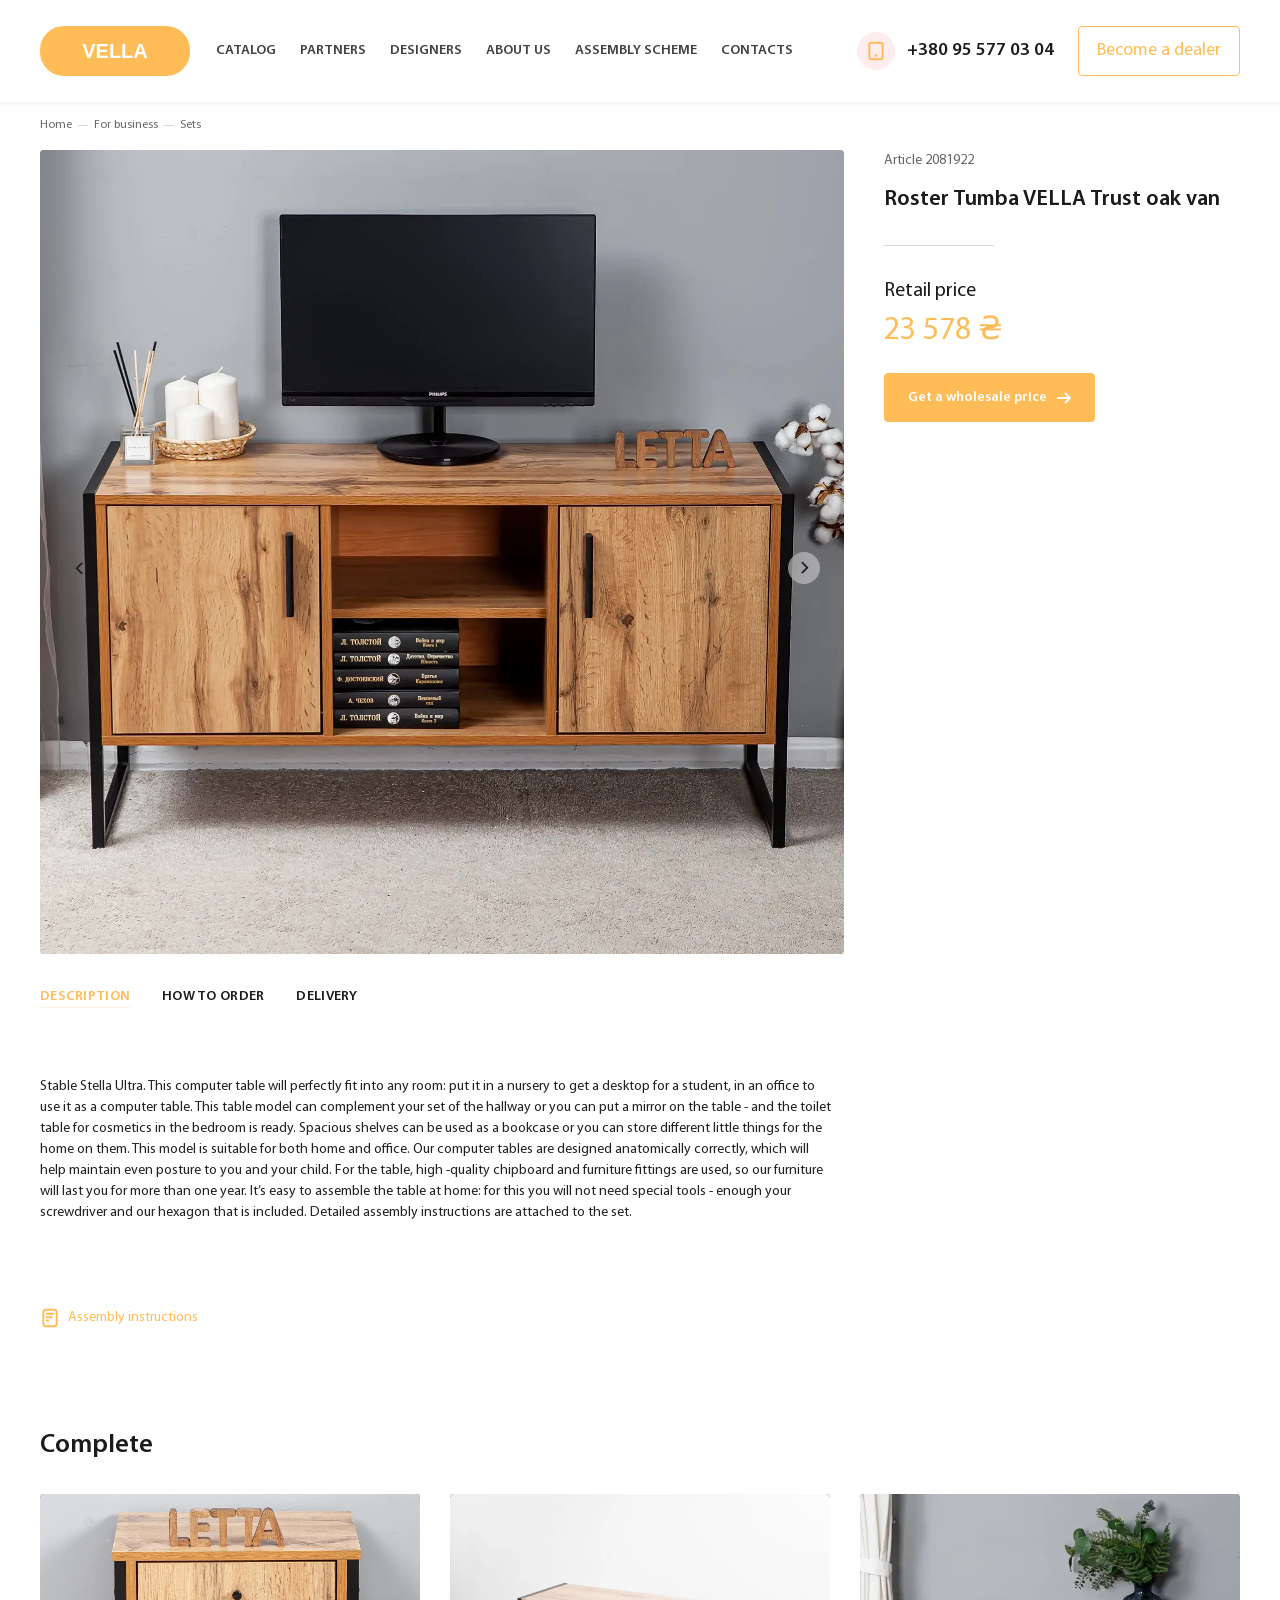
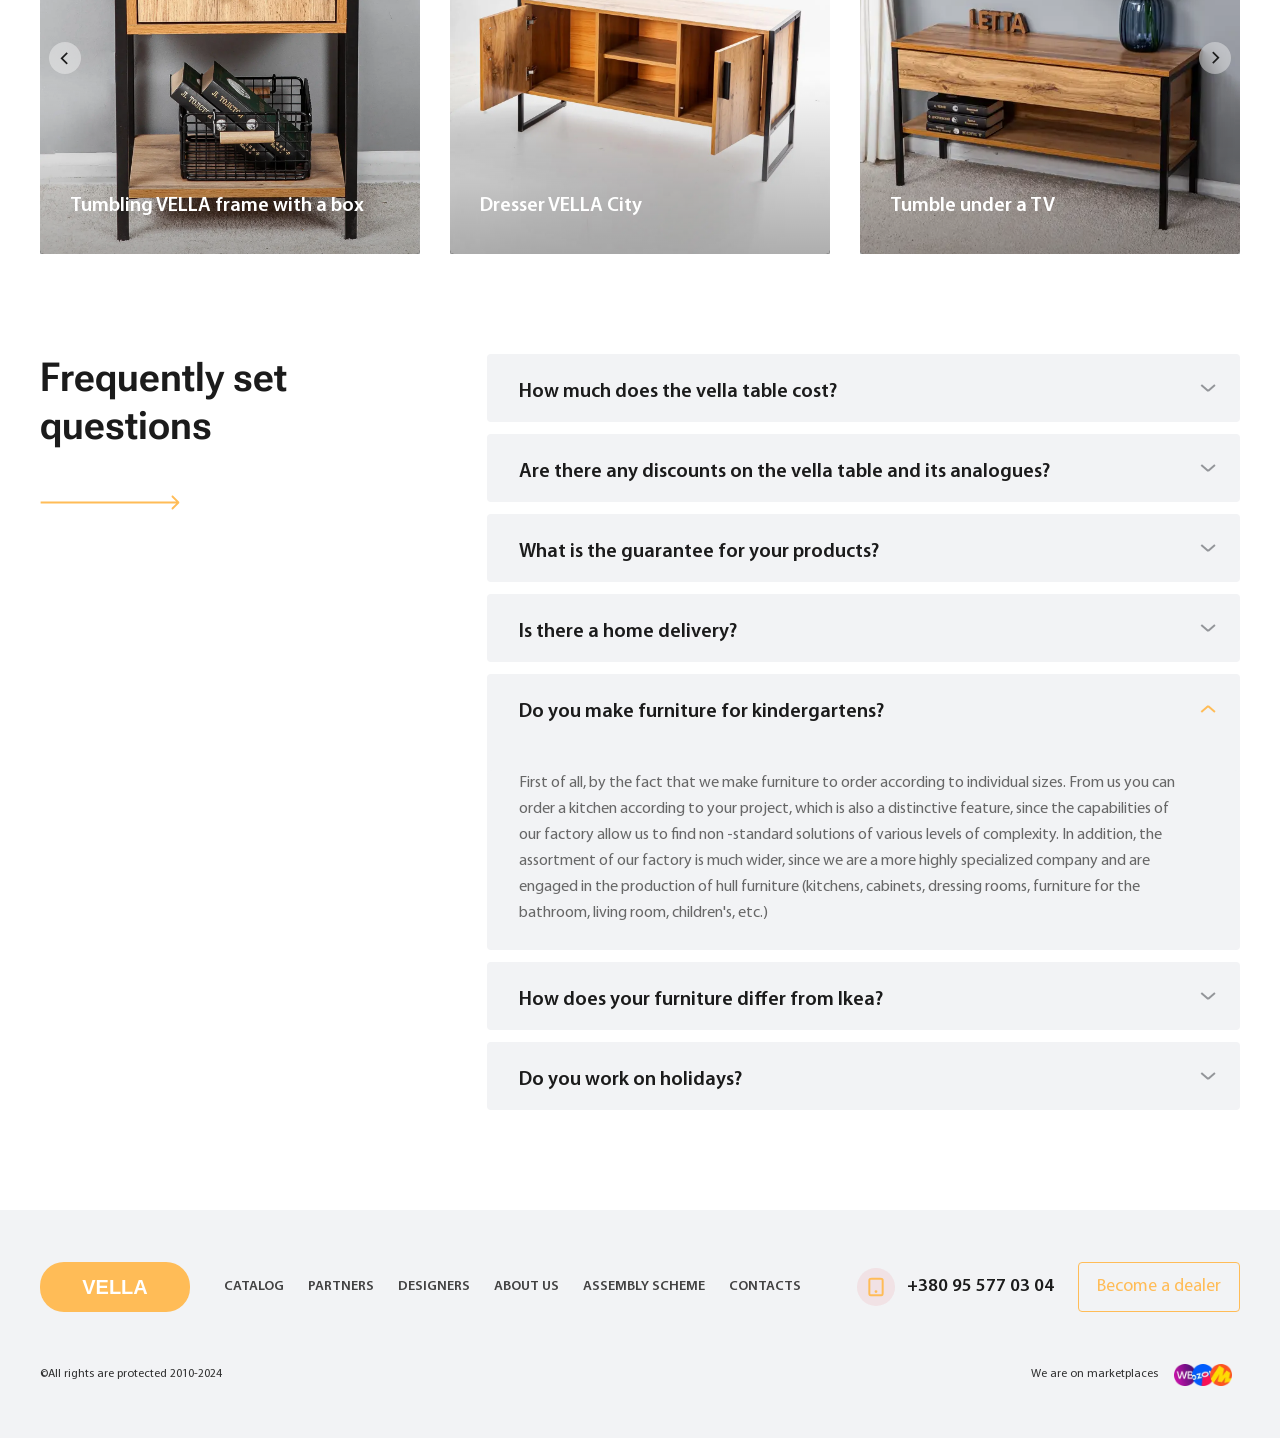
<file: sets.html>
<!DOCTYPE html>
<html lang="en">

<head>
	<title>SetsPage</title>
	<meta charset="UTF-8">
	<meta name="format-detection" content="telephone=no">
	<!-- <style>body{opacity: 0;}</style> -->
	<link rel="stylesheet" href="css/style.min.css?_v=20251028103505">
	<link rel="shortcut icon" href="favicon.ico">
	<!-- <meta name="robots" content="noindex, nofollow"> -->
	<meta name="viewport" content="width=device-width, initial-scale=1.0">
</head>

<body>
	<div class="wrapper">
		<header data-scroll="102" data-scroll-show="1000" class="header">
			<div class="header__container">
				<button type="button" class="header__icon icon-menu"><span></span></button>
				<a href="home.html#page__hero" class="header__logo logo"><img src="img/updated_logo.svg" alt="Logo"></a>
				<div class="header__menu menu">
					<nav class="menu__body">
						<ul class="menu__list">
							<li class="menu__item">
								<a href="catalog.html#catalog" class="menu__link">
									Catalog
								</a>
							</li>
							<li class="menu__item">
								<a href="collaboration.html#collaboration" class="menu__link">
									Partners
								</a>
							</li>
							<li class="menu__item">
								<a href="design.html#design" class="menu__link">
									Designers
								</a>
							</li>
							<li class="menu__item">
								<a href="about.html#about" class="menu__link">
									About Us
								</a>
							</li>
							<li class="menu__item">
								<a href="schemes.html#schemes" class="menu__link">
									Assembly scheme
								</a>
							</li>
							<li class="menu__item">
								<a href="contacts.html#contacts" class="menu__link">
									Contacts
								</a>
							</li>
						</ul>
					</nav>
				</div>
				<div class="header__contact contact-header">
					<a href="tel:+380955770304" class="contact-header__link">
						<p>+380 95 577 03 04</p>
						<span class="contact-header__icon">
							<svg>
								<use xlink:href="img/icons/icons.svg#tablet"></use>
							</svg>
						</span>
					</a>
					<button data-popup="#popup" type="button" class="contact-header__button button button--trprnt">Become a dealer</button>
				</div>
			</div>
		</header>
		<main class="sets">
			<div class="sets__breadcrumbs breadcrumbs">
				<div class="breadcrumbs__container">
					<ul class="breadcrumbs__list">
						<li class="breadcrumbs__item">
							<a href="#" class="breadcrumbs__link">Home</a>
						</li>
						<li class="breadcrumbs__item">
							<a href="#" class="breadcrumbs__link">For business</a>
						</li>
						<li class="breadcrumbs__item">
							<a href="#" class="breadcrumbs__link">Sets</a>
						</li>
					</ul>
				</div>
			</div>

			<section class="sets__protuct protuct">
				<div class="protuct__container">
					<div data-da=".exposition__inner,767.98,2" class="protuct__content content-slider content-slider--sets">
						<div class="content-slider__main main-content-slider main-content-slider--sets swiper">
							<div class="main-content-slider__wrapper main-content-slider__wrapper--sets swiper-wrapper">
								<div class="main-content-slider__slide main-content-slider__slide--sets swiper-slide">
									<img class="main-content-slider__image main-content-slider__image--sets ibg" src="img/sets_page/image_01.webp" alt="Image 01">
								</div>
								<div class="main-content-slider__slide main-content-slider__slide--sets swiper-slide">
									<img class="main-content-slider__image main-content-slider__image--sets ibg" src="img/sets_page/image_02.webp" alt="Image 02">
								</div>
								<div class="main-content-slider__slide main-content-slider__slide--sets swiper-slide">
									<img class="main-content-slider__image main-content-slider__image--sets ibg" src="img/sets_page/image_03.webp" alt="Image 03">
								</div>
								<div class="main-content-slider__slide main-content-slider__slide--sets swiper-slide">
									<img class="main-content-slider__image main-content-slider__image--sets ibg" src="img/sets_page/image_04.webp" alt="Image 04">
								</div>
								<div class="main-content-slider__slide main-content-slider__slide--sets swiper-slide">
									<img class="main-content-slider__image main-content-slider__image--sets ibg" src="img/sets_page/image_05.webp" alt="Image 05">
								</div>
								<div class="main-content-slider__slide main-content-slider__slide--sets swiper-slide">
									<img class="main-content-slider__image main-content-slider__image--sets ibg" src="img/sets_page/image_06.webp" alt="Image 06">
								</div>
								<div class="main-content-slider__slide main-content-slider__slide--sets swiper-slide">
									<img class="main-content-slider__image main-content-slider__image--sets ibg" src="img/sets_page/image_07.webp" alt="Image 07">
								</div>
							</div>

							<button type="button" class="main-content-slider__button-prev  button-prev-slider swiper-button-prev  _icon-arrow-swiper"></button>
							<button type="button" class="main-content-slider__button-next button-next-slider swiper-button-next _icon-arrow-swiper"></button>
						</div>
						<div class="content-slider__previews previews-content-slider previews-content-slider--sets swiper">
							<div class="previews-content-slider__wrapper  previews-content-slider__wrapper--sets swiper-wrapper">
								<div class="previews-content-slider__slide previews-content-slider__slide--sets swiper-slide">
									<img class="previews-content-slider__image previews-content-slider__image--sets ibg" src="img/sets_page/image_01.webp" alt="Image 01">
								</div>
								<div class="previews-content-slider__slide previews-content-slider__slide--sets swiper-slide">
									<img class="previews-content-slider__image previews-content-slider__image--sets ibg" src="img/sets_page/image_02.webp" alt="Image 02">
								</div>
								<div class="previews-content-slider__slide previews-content-slider__slide--sets swiper-slide">
									<img class="previews-content-slider__image previews-content-slider__image--sets ibg" src="img/sets_page/image_03.webp" alt="Image 03">
								</div>
								<div class="previews-content-slider__slide previews-content-slider__slide--sets swiper-slide">
									<img class="previews-content-slider__image previews-content-slider__image--sets ibg" src="img/sets_page/image_04.webp" alt="Image 04">
								</div>
								<div class="previews-content-slider__slide previews-content-slider__slide--sets swiper-slide">
									<img class="previews-content-slider__image previews-content-slider__image--sets ibg" src="img/sets_page/image_05.webp" alt="Image 05">
								</div>
								<div class="previews-content-slider__slide previews-content-slider__slide--sets swiper-slide">
									<img class="previews-content-slider__image previews-content-slider__image--sets ibg" src="img/sets_page/image_06.webp" alt="Image 06">
								</div>
								<div class="previews-content-slider__slide previews-content-slider__slide--sets swiper-slide">
									<img class="previews-content-slider__image previews-content-slider__image--sets ibg" src="img/sets_page/image_07.webp" alt="Image 07">
								</div>
							</div>
						</div>
					</div>
					<div class="protuct__exposition exposition">
						<div class="exposition__inner">
							<div class="exposition__article">
								Article 2081922
							</div>
							<h3 class="exposition__nomination">
								Roster Tumba <span> vella </span> Trust oak van
							</h3>
							<div class="exposition__foot foot-exposition">
								<div class="foot-exposition__top">
									<div class="foot-exposition__type">Retail price</div>
									<div class="foot-exposition__price">23 578 ₴</div>
									<a href="#" class="foot-exposition__button button">
										Get a wholesale price
										<svg class="button__icon">
											<use xlink:href="img/icons/icons.svg#arrow-narrow-right"></use>
										</svg>
									</a>
								</div>
							</div>
						</div>
					</div>
				</div>
			</section>

			<div class="sets__information information">
				<div class="information__container">
					<div class="information__body">
						<div data-tabs class="information__tabs tabs tabs--sets">
							<nav data-tabs-titles class="tabs__navigation tabs__navigation--sets">
								<button type="button" class="tabs__title tabs__title--sets tabs__navigation--sets _tab-active">Description</button>
								<button type="button" class="tabs__title tabs__title--sets tabs__navigation--sets">How to order</button>
								<button type="button" class="tabs__title tabs__title--sets tabs__navigation--sets">Delivery</button>
							</nav>
							<div data-tabs-body class="tabs__content tabs__content--sets">
								<div class="tabs__body tabs__body--sets">
									Stable Stella Ultra. This computer table will perfectly fit into any room: put it in a nursery to get a desktop for a student, in an office to use it as a computer table. This table model can complement your set of the hallway or you can put a mirror on the table - and the toilet table for cosmetics in the bedroom is ready. Spacious shelves can be used as a bookcase or you can store different little things for the home on them. This model is suitable for both home and office. Our computer tables are designed anatomically correctly, which will help maintain even posture to you and your child. For the table, high -quality chipboard and furniture fittings are used, so our furniture will last you for more than one year. It’s easy to assemble the table at home: for this you will not need special tools - enough your screwdriver and our hexagon that is included. Detailed assembly instructions are attached to the set.
								</div>
								<div class="tabs__body tabs__body--sets">
									How to order. Lorem ipsum dolor, sit amet consectetur adipisicing elit. Error eligendi distinctio tenetur provident. Dolorum eligendi a distinctio ex eos ad perferendis aut architecto officiis incidunt, neque pariatur? Suscipit qui, dicta at id accusantium rem illo nulla explicabo enim dolorem quas a nesciunt maxime voluptatum aut ab corporis nemo quidem facere ipsam vitae nobis sequi! Amet, ea quibusdam cupiditate neque ipsa doloremque voluptatum quidem autem at iure laborum minima nesciunt inventore. Unde quam cumque fugit eligendi eaque, optio cupiditate harum alias cum quos minima a aspernatur ullam dolores perspiciatis totam assumenda beatae recusandae repudiandae doloremque error quidem repellat! Labore, voluptas omnis!
								</div>
								<div class="tabs__body tabs__body--sets">
									Delivery. Lorem ipsum dolor sit amet consectetur, adipisicing elit. Placeat architecto aliquid eaque modi, totam quasi assumenda sit vel officia. Deleniti sed tenetur, molestias quidem amet similique aliquam iste illum quisquam accusamus consequuntur ab ipsum, laboriosam accusantium aperiam adipisci dolor repudiandae sint. Voluptatum exercitationem molestiae, officia sunt in tenetur dicta perferendis nobis neque fuga consectetur praesentium placeat, illo, rem delectus quis! At neque natus esse ipsum eaque eligendi recusandae eos explicabo magni culpa, deleniti atque, praesentium repellendus inventore cum aliquam quo magnam nisi repudiandae iste enim. Sunt maiores dignissimos esse repudiandae, unde, quia architecto harum voluptas dolorem quo perspiciatis delectus consequuntur doloremque voluptatum? Quo autem itaque rerum porro, iusto maiores recusandae facilis suscipit temporibus, aperiam necessitatibus dicta, laboriosam neque voluptates? Architecto quas aut laudantium error rem consectetur quidem fugit autem ipsa!
								</div>
							</div>
						</div>
						<a href="#" class="information__instruction instruction">
							<svg class="instruction__icon">
								<use xlink:href="img/icons/icons.svg#file"></use>
							</svg>
							Assembly instructions
						</a>
					</div>
					<div class="information__content"></div>
				</div>
			</div>

			<div class="sets__equipment equipment">
				<div class="equipment__container">
					<h2 class="equipment__title">Complete</h2>
					<div class="equipment__slider swiper">
						<div class="equipment__wrapper swiper-wrapper">
							<div class="equipment__slide item-equipment swiper-slide">
								<a href="#" class="item-equipment__link">
									<div class="item-equipment__inner">
										<img class="item-equipment__image ibg" src="img/sets_page/equipment/slide_01.webp" alt="Slide 01">
									</div>
									<span class="item-equipment__type">Tumbling <span> vella </span> frame with a box</span>
								</a>
							</div>
							<div class="equipment__slide item-equipment swiper-slide">
								<a href="#" class="item-equipment__link">
									<div class="item-equipment__inner">
										<img class="item-equipment__image ibg" src="img/sets_page/equipment/slide_02.webp" alt="Slide 02">
									</div>
									<span class="item-equipment__type">Dresser <span>vella</span> City</span>
								</a>
							</div>
							<div class="equipment__slide item-equipment swiper-slide">
								<a href="#" class="item-equipment__link">
									<div class="item-equipment__inner">
										<img class="item-equipment__image ibg" src="img/sets_page/equipment/slide_03.webp" alt="Slide 03">
									</div>
									<span class="item-equipment__type">Tumble under a TV</span>
								</a>
							</div>
							<div class="equipment__slide item-equipment swiper-slide">
								<a href="#" class="item-equipment__link">
									<div class="item-equipment__inner">
										<img class="item-equipment__image ibg" src="img/sets_page/equipment/slide_01.webp" alt="Slide 01">
									</div>
									<span class="item-equipment__type">Tumbling <span> vella </span> frame with a box</span>
								</a>
							</div>
							<div class="equipment__slide item-equipment swiper-slide">
								<a href="#" class="item-equipment__link">
									<div class="item-equipment__inner">
										<img class="item-equipment__image ibg" src="img/sets_page/equipment/slide_02.webp" alt="Slide 02">
									</div>
									<span class="item-equipment__type">Tumbling <span> vella </span> frame with a box</span>
								</a>
							</div>
							<div class="equipment__slide item-equipment swiper-slide">
								<a href="#" class="item-equipment__link">
									<div class="item-equipment__inner">
										<img class="item-equipment__image ibg" src="img/sets_page/equipment/slide_03.webp" alt="Slide 03">
									</div>
									<span class="item-equipment__type">Tumbling <span> vella </span> frame with a box</span>
								</a>
							</div>
						</div>
						<button type="button" class="equipment__button-prev  button-prev-slider swiper-button-prev  _icon-arrow-swiper"></button>
						<button type="button" class="equipment__button-next button-next-slider swiper-button-next _icon-arrow-swiper"></button>
					</div>
				</div>
			</div>

			<section class="sets__questions why-us why-us--sets">
				<div class="why-us__container">
					<div class="why-us__column">
						<h2 class="why-us__title title">Frequently set
							questions</h2>
						<svg class="why-us__icon">
							<use xlink:href="img/icons/icons.svg#arrow-big"></use>
						</svg>
					</div>
					<div data-spollers data-one-spoller class="why-us__spollers spollers spollers--sets">
						<details class="spollers__item spollers__item--sets">
							<summary class="spollers__title spollers__title--sets">How much does the vella table cost?</summary>
							<div class="spollers__body spollers__body--sets">
								<p>
									First of all, by the fact that we make furniture to order according to individual sizes. From us you can order a kitchen according to your project, which is also a distinctive feature, since the capabilities of our factory allow us to find non -standard solutions of various levels of complexity. In addition, the assortment of our factory is much wider, since we are a more highly specialized company and are engaged in the production of hull furniture (kitchens, cabinets, dressing rooms, furniture for the bathroom, living room, children's, etc.)
								</p>
							</div>
						</details>
						<details class="spollers__item spollers__item--sets">
							<summary class="spollers__title spollers__title--sets">Are there any discounts on the vella table and its analogues?</summary>
							<div class="spollers__body spollers__body--sets">
								<p>
									First of all, by the fact that we make furniture to order according to individual sizes. From us you can order a kitchen according to your project, which is also a distinctive feature, since the capabilities of our factory allow us to find non -standard solutions of various levels of complexity. In addition, the assortment of our factory is much wider, since we are a more highly specialized company and are engaged in the production of hull furniture (kitchens, cabinets, dressing rooms, furniture for the bathroom, living room, children's, etc.)
								</p>
							</div>
						</details>
						<details class="spollers__item spollers__item--sets">
							<summary class="spollers__title spollers__title--sets">What is the guarantee for your products?</summary>
							<div class="spollers__body spollers__body--sets">
								<p>
									Lorem ipsum dolor sit amet consectetur adipisicing elit. Vero eligendi tenetur, accusantium corrupti omnis harum unde. Qui, magni minus. Saepe voluptatem rerum doloremque quod temporibus? Nulla saepe eius exercitationem ex expedita. Itaque quis quisquam est hic neque, mollitia repudiandae repellendus rem excepturi in sunt accusamus, doloribus sint veritatis aut eum aliquid quos velit facilis quia totam! Cum vero quas corporis sit adipisci tenetur obcaecati, beatae saepe praesentium tempore dolorem dolores autem nesciunt?
								</p>
							</div>
						</details>
						<details class="spollers__item spollers__item--sets">
							<summary class="spollers__title spollers__title--sets">Is there a home delivery?</summary>
							<div class="spollers__body spollers__body--sets">
								<p>
									First of all, by the fact that we make furniture to order according to individual sizes. From us you can order a kitchen according to your project, which is also a distinctive feature, since the capabilities of our factory allow us to find non -standard solutions of various levels of complexity. In addition, the assortment of our factory is much wider, since we are a more highly specialized company and are engaged in the production of hull furniture (kitchens, cabinets, dressing rooms, furniture for the bathroom, living room, children's, etc.)
								</p>
							</div>
						</details>
						<details data-open class="spollers__item spollers__item--sets">
							<summary class="spollers__title spollers__title--sets">Do you make furniture for kindergartens?</summary>
							<div class="spollers__body spollers__body--sets">
								<p>
									First of all, by the fact that we make furniture to order according to individual sizes. From us you can order a kitchen according to your project, which is also a distinctive feature, since the capabilities of our factory allow us to find non -standard solutions of various levels of complexity. In addition, the assortment of our factory is much wider, since we are a more highly specialized company and are engaged in the production of hull furniture (kitchens, cabinets, dressing rooms, furniture for the bathroom, living room, children's, etc.)
								</p>
							</div>
						</details>
						<details class="spollers__item spollers__item--sets">
							<summary class="spollers__title spollers__title--sets">How does your furniture differ from Ikea?</summary>
							<div class="spollers__body spollers__body--sets">
								<p>
									Lorem ipsum dolor sit amet consectetur adipisicing elit. Vero eligendi tenetur, accusantium corrupti omnis harum unde. Qui, magni minus. Saepe voluptatem rerum doloremque quod temporibus? Nulla saepe eius exercitationem ex expedita. Itaque quis quisquam est hic neque, mollitia repudiandae repellendus rem excepturi in sunt accusamus, doloribus sint veritatis aut eum aliquid quos velit facilis quia totam! Cum vero quas corporis sit adipisci tenetur obcaecati, beatae saepe praesentium tempore dolorem dolores autem nesciunt?
								</p>
							</div>
						</details>
						<details class="spollers__item spollers__item--sets">
							<summary class="spollers__title spollers__title--sets">Do you work on holidays?</summary>
							<div class="spollers__body spollers__body--sets">
								<p>
									Lorem ipsum dolor sit amet consectetur adipisicing elit. Vero eligendi tenetur, accusantium corrupti omnis harum unde. Qui, magni minus. Saepe voluptatem rerum doloremque quod temporibus? Nulla saepe eius exercitationem ex expedita. Itaque quis quisquam est hic neque, mollitia repudiandae repellendus rem excepturi in sunt accusamus, doloribus sint veritatis aut eum aliquid quos velit facilis quia totam! Cum vero quas corporis sit adipisci tenetur obcaecati, beatae saepe praesentium tempore dolorem dolores autem nesciunt?
								</p>
							</div>
						</details>
					</div>
				</div>
			</section>

		</main>
		<footer class="footer">
			<div class="footer__container">
				<div class="footer__wrap">
					<div class="footer__top top-footer">
						<a href="#" data-goto=".header" class="top-footer__logo logo"><img src="img/updated_logo.svg" alt="Logo"></a>
						<div class="top-footer__menu menu-footer">
							<div class="menu-footer__body">
								<ul class="menu-footer__list">
									<li class="menu-footer__item">
										<a href="catalog.html#catalog" class="menu-footer__link">
											Catalog
										</a>
									</li>
									<li class="menu-footer__item">
										<a href="collaboration.html#collaboration" class="menu-footer__link">
											Partners
										</a>
									</li>
									<li class="menu-footer__item">
										<a href="design.html#design" class="menu-footer__link">
											Designers
										</a>
									</li>
									<li class="menu-footer__item">
										<a href="about.html#about" class="menu-footer__link">
											About Us
										</a>
									</li>
									<li class="menu-footer__item">
										<a href="schemes.html#schemes" class="menu-footer__link">
											Assembly scheme
										</a>
									</li>
									<li class="menu-footer__item">
										<a href="contacts.html#contacts" class="menu-footer__link">
											Contacts
										</a>
									</li>
								</ul>
							</div>
						</div>
						<div class="top-footer__contact contact-footer">
							<a href="tel:+380955770304" class="contact-footer__link">
								<p>+380 95 577 03 04</p>
								<span class="contact-footer__icon">
									<svg>
										<use xlink:href="img/icons/icons.svg#tablet"></use>
									</svg>
								</span>
							</a>
							<div class="contact-footer__schedule">Daily with 10:00 to 10:00 pm</div>
							<button data-popup="#popup" type="button" class="contact-footer__button button button--trprnt">Become a dealer</button>
						</div>
					</div>
					<div class="footer__bottom bottom-footer">
						<div class="bottom-footer__body">
							<div class="bottom-footer__text">
								<p>
									©All rights are protected <time datetime="2010">2010</time>-<time datetime="2024">2024</time>
								</p>
							</div>
							<div data-da=".contact-footer, 767.98,last" class="bottom-footer__market market-footer">
								<div class="item-connection__text">
									<p>
										We are on marketplaces
									</p>
								</div>
								<ul class="market-footer__list">
									<li class="market-footer__item">
										<a href="#" class="market-footer__link">
											<img class="market-footer__image ibg" src="img/footer/wildb.webp" alt="Image">
										</a>
									</li>
									<li class="market-footer__item">
										<a href="#" class="market-footer__link">
											<img class="market-footer__image ibg" src="img/footer/ozon.webp" alt="Image">
										</a>
									</li>
									<li class="market-footer__item">
										<a href="#" class="market-footer__link">
											<img class="market-footer__image ibg" src="img/footer/market.webp" alt="Image">
										</a>
									</li>
								</ul>
							</div>
						</div>
					</div>
				</div>
			</div>
		</footer>
	</div>
	<!-- Документація: https://template.fls.guru/template-docs/modul-preloader.html -->
	<div id="fls-preloader">
		<!-- Скріпт прелоадера -->
		<script>
			function preloader() {
				const preloaderImages = document.querySelector('[data-preloader]') ? document.querySelectorAll('[data-preloader] img') : document.querySelectorAll('img');
				const preloaderContainer = document.querySelector('#fls-preloader');
				if (preloaderImages.length) {
					const preloaderStyleTemplate = `
				<style>
					* {
						padding: 0px;
						margin: 0px;
						border: 0px;
						box-sizing: border-box;
					}
					/* Головний блок */
					.fls-preloader{
						pointer-events: none;
						z-index: -1;
						position: fixed;
						width: 100%;
						height: 100%;
						top: 0;
						left: 0;
						display: flex;
						justify-content:center;
						align-items: center;
					}
					/* Блок з елементами */
					.fls-preloader__body{
						padding: 0.93rem;
						max-width: 31.25rem;
						display: flex;
						flex-direction: column;
					}
					/* Блок з лічильником */
					.fls-preloader__counter{
						font-size: 10rem;
						color:#FFBC57;
					}
					/* Прогресбар */
					.fls-preloader__line{}
					/* Лінія прогресбару */
					.fls-preloader__line span{
						display: inline-block;
						transition: width 0.2s ease;
						height: 0.8rem;
						background-color: #FFBC57;
					}
					.lock body{
						overflow: hidden;
						touch-action: none;
						overscroll-behavior: none;
					}
					.loading body>*:not(.fls-preloader){
						opacity: 0;
						visibility: hidden;
					}
					.loaded body>*:not(.fls-preloader){
						transition: opacity 0.5s ease 0s;
						opacity: 1;
						visibility: visible;
					}
				</style>`;

					document.head.insertAdjacentHTML("beforeend", preloaderStyleTemplate);

					const preloaderTemplate = `
					<div class="fls-preloader">
						<div class="fls-preloader__body">
							<div class="fls-preloader__counter">0%</div>
							<div class="fls-preloader__line"><span></span></div>
						</div>
					</div>`;
					document.body.insertAdjacentHTML("beforeend", preloaderTemplate);

					const
						preloader = document.querySelector('.fls-preloader'),
						showPecentLoad = document.querySelector('.fls-preloader__counter'),
						showLineLoad = document.querySelector('.fls-preloader__line span'),
						htmlDocument = document.documentElement;

					let imagesLoadedCount = counter = progress = 0;

					htmlDocument.classList.add('loading');
					htmlDocument.classList.add('lock');

					preloaderImages.forEach(preloaderImage => {
						const imgClone = document.createElement('img');
						if (imgClone) {
							imgClone.onload = imageLoaded;
							imgClone.onerror = imageLoaded;
							preloaderImage.dataset.src ? imgClone.src = preloaderImage.dataset.src : imgClone.src = preloaderImage.src;
						}
					});

					function setValueProgress(progress) {
						showPecentLoad ? showPecentLoad.innerText = `${progress}%` : null;
						showLineLoad ? showLineLoad.style.width = `${progress}%` : null;
					}
					showPecentLoad ? setValueProgress(progress) : null;

					function imageLoaded() {
						imagesLoadedCount++;
						progress = Math.round((100 / preloaderImages.length) * imagesLoadedCount);
						const intervalId = setInterval(() => {
							counter >= progress ? clearInterval(intervalId) : setValueProgress(++counter);
							counter >= 100 ? addLoadedClass() : null;
						}, 10);
					}

					function addLoadedClass() {
						htmlDocument.classList.add('loaded');
						htmlDocument.classList.remove('lock');
						htmlDocument.classList.remove('loading');
						setInterval(() => {
							preloader.remove();
							preloaderContainer.remove();
						}, 500);
					}
				} else {
					preloaderContainer.remove();
				}
			}
			preloader();
		</script>
	</div>
	<div id="popup" aria-hidden="true" class="popup">
		<div class="popup__wrapper">
			<div class="popup__content">
				<button data-close type="button" class="popup__close">
					<svg xmlns="http://www.w3.org/2000/svg" width="20" height="20" viewBox="0 0 20 20" fill="none">
						<path d="M15.625 4.375L4.375 15.625" stroke="#BFBFBF" stroke-width="2" stroke-linecap="round" stroke-linejoin="round" />
						<path d="M15.625 15.625L4.375 4.375" stroke="#BFBFBF" stroke-width="2" stroke-linecap="round" stroke-linejoin="round" />
					</svg>
				</button>
				<article class="popup__form window-form window-form--popup">
					<div class="window-form__body window-form__body--popup">
						<div class="window-form__roof window-form__roof--popup">
							<h3 class="window-form__title window-form__title--popup">Become a dealer</h3>
							<div class="window-form__subtitle window-form__subtitle--popup">
								<p>
									Leave a request, we will contact you to discuss the details of cooperation
								</p>
							</div>
						</div>
						<form class="window-form__contact form form--fbd" action="https://jkorpela.fi/cgi-bin/echo.cgi" enctype="multipart/form-data" data-netlify="true">
							<div class="form__line form__line--fbd">
								<input autocomplete="off" type="text" name="form[name]" data-error="Error" placeholder="Your name" class="form__input input input--wn">
							</div>
							<div class="form__line form__line--fbd">
								<input autocomplete="off" type="tel" name="form[phone]" data-error="Error" placeholder="Phone number" class="form__input input input--wn">
							</div>
							<button class="form__button form__button--fbd button button--popup" type="submit">
								Send
								<svg class="button__icon">
									<use xlink:href="img/icons/icons.svg#arrow-narrow-right"></use>
								</svg>
							</button>
						</form>
					</div>
				</article>
			</div>
		</div>
	</div>


	<div id="popup-price" aria-hidden="true" class="popup popup-price">
		<div class="popup__wrapper popup-price__wrapper">
			<div class="popup__content popup-price__content">
				<button data-close type="button" class="popup-price__close">
					<svg xmlns="http://www.w3.org/2000/svg" width="20" height="20" viewBox="0 0 20 20" fill="none">
						<path d="M15.625 4.375L4.375 15.625" stroke="#BFBFBF" stroke-width="2" stroke-linecap="round" stroke-linejoin="round" />
						<path d="M15.625 15.625L4.375 4.375" stroke="#BFBFBF" stroke-width="2" stroke-linecap="round" stroke-linejoin="round" />
					</svg>
				</button>

				<article class="popup-price__form window-form window-form--popup">
					<div class="window-form__body window-form__body--popup">
						<div class="window-form__roof window-form__roof--popup">
							<h3 class="window-form__title window-form__title--popup">Get a price list</h3>

						</div>
						<form class="window-form__contact form form--fbd" action="https://jkorpela.fi/cgi-bin/echo.cgi" enctype="multipart/form-data" data-netlify="true">
							<div class="form__line form__line--fbd">
								<input autocomplete="off" type="tel" name="form[phone]" data-error="Error" placeholder="Phone number" class="form__input input input--wn">
							</div>
							<button class="form__button form__button--fbd button button--popup" type="submit">
								Send
								<svg class="button__icon">
									<use xlink:href="img/icons/icons.svg#arrow-narrow-right"></use>
								</svg>
							</button>
						</form>
					</div>
				</article>
			</div>
		</div>
	</div>
	<script src="js/app.min.js?_v=20251028103505"></script>
</body>

</html>
</file>
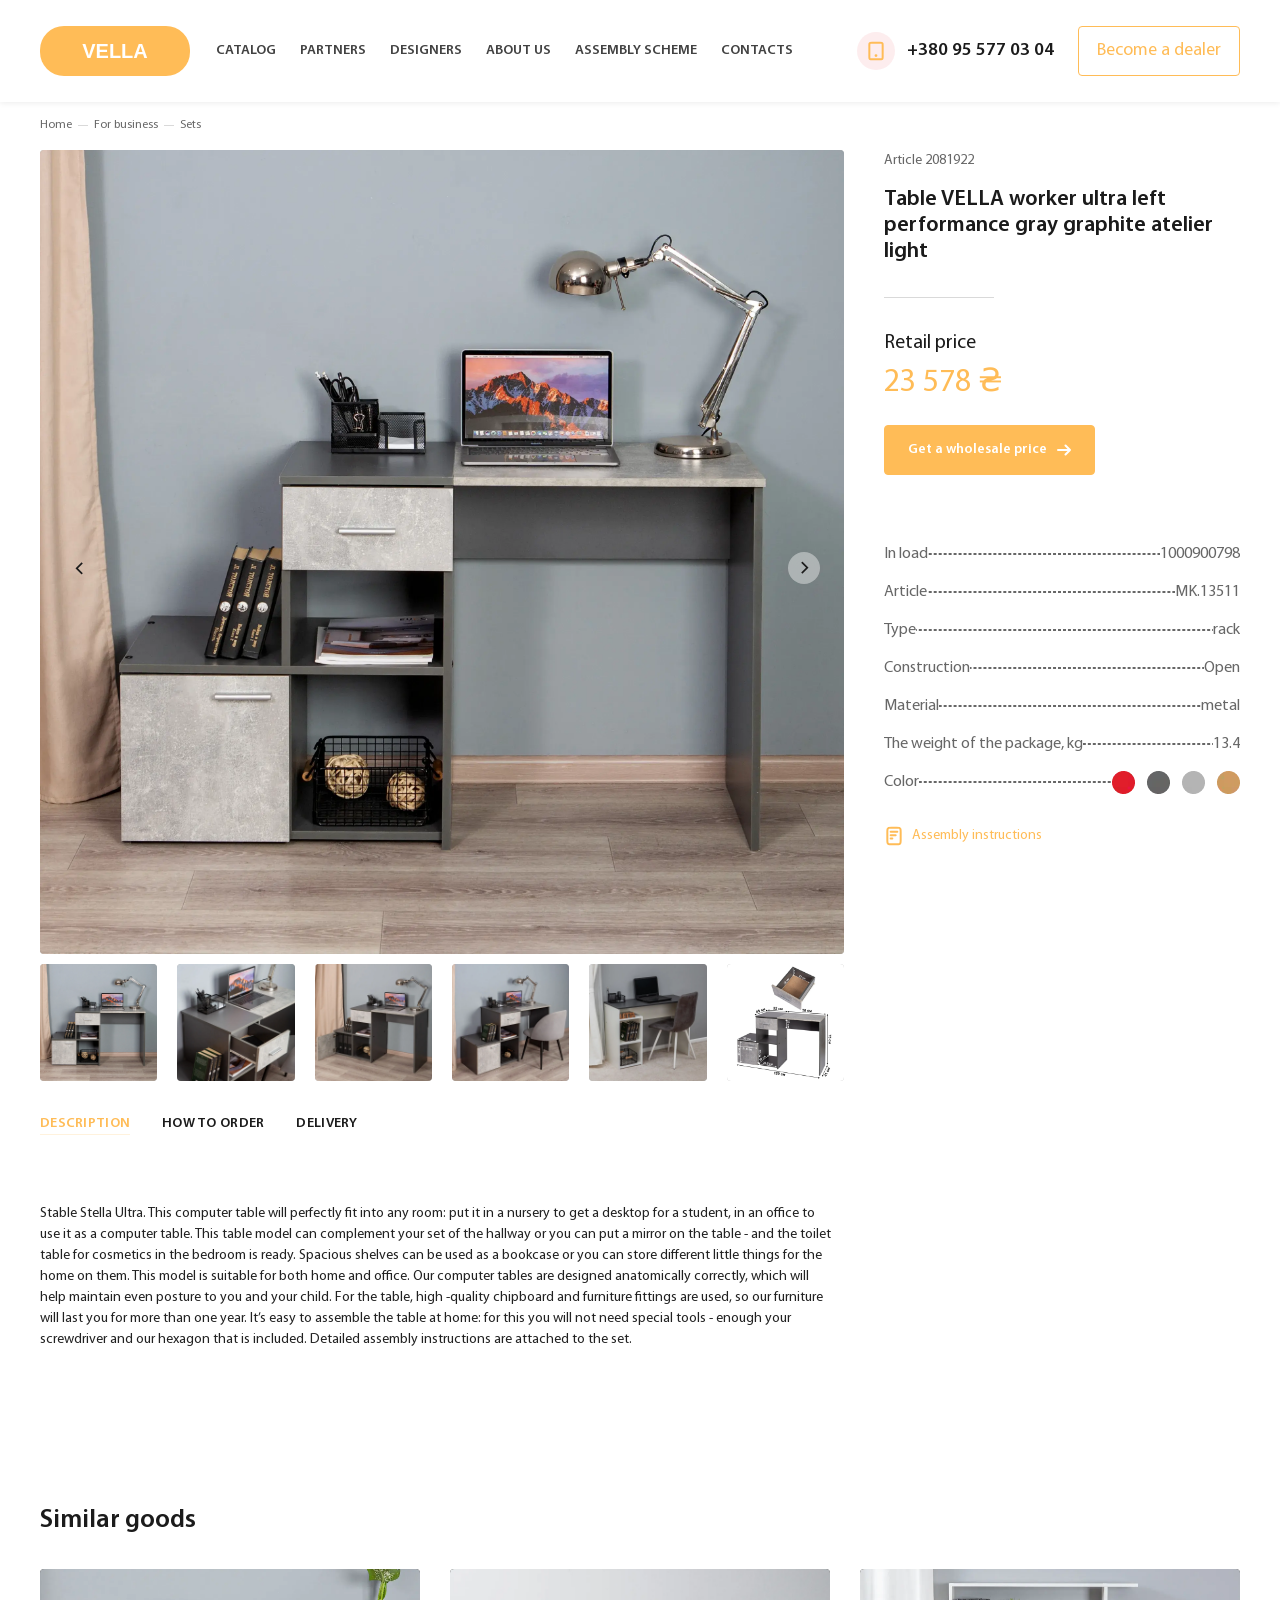
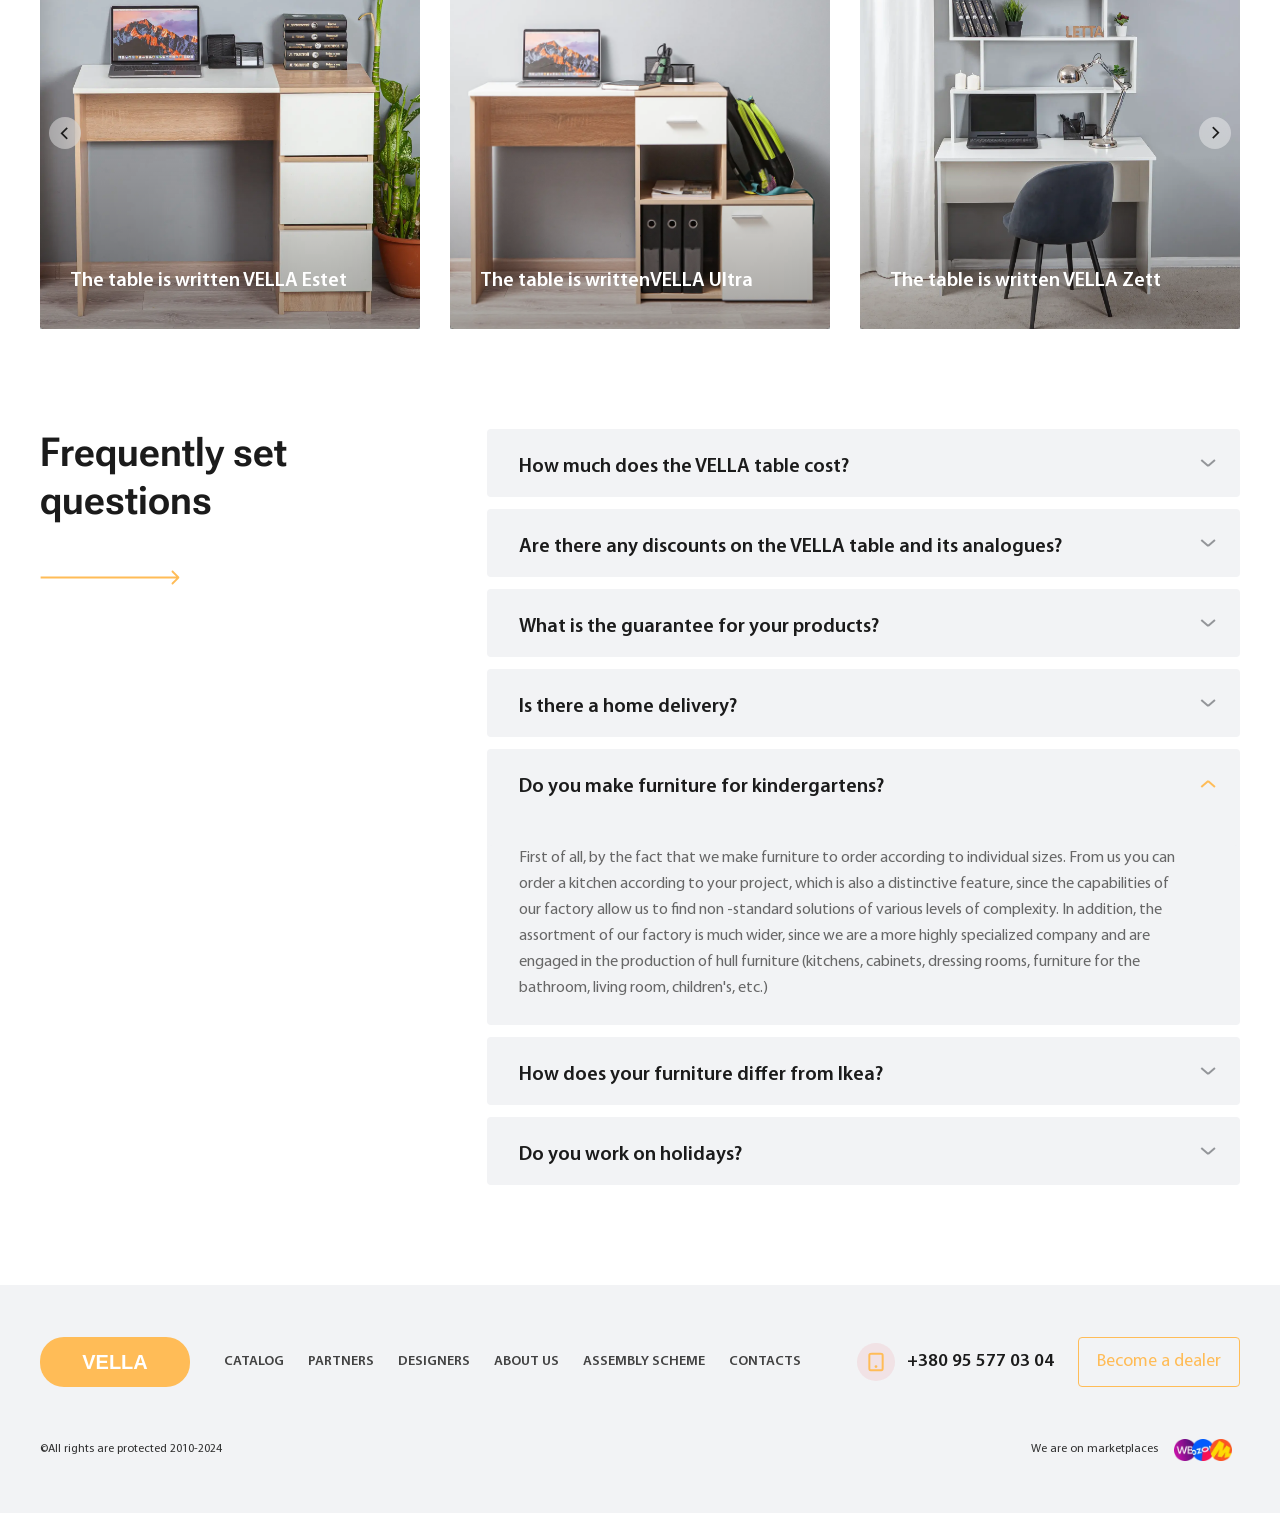
<file: unitary.html>
<!DOCTYPE html>
<html lang="en">

<head>
	<title>UnitaryPage</title>
	<meta charset="UTF-8">
	<meta name="format-detection" content="telephone=no">
	<!-- <style>body{opacity: 0;}</style> -->
	<link rel="stylesheet" href="css/style.min.css?_v=20251028103505">
	<link rel="shortcut icon" href="favicon.ico">
	<!-- <meta name="robots" content="noindex, nofollow"> -->
	<meta name="viewport" content="width=device-width, initial-scale=1.0">
</head>

<body>
	<div class="wrapper">
		<header data-scroll="102" data-scroll-show="1000" class="header">
			<div class="header__container">
				<button type="button" class="header__icon icon-menu"><span></span></button>
				<a href="home.html#page__hero" class="header__logo logo"><img src="img/updated_logo.svg" alt="Logo"></a>
				<div class="header__menu menu">
					<nav class="menu__body">
						<ul class="menu__list">
							<li class="menu__item">
								<a href="catalog.html#catalog" class="menu__link">
									Catalog
								</a>
							</li>
							<li class="menu__item">
								<a href="collaboration.html#collaboration" class="menu__link">
									Partners
								</a>
							</li>
							<li class="menu__item">
								<a href="design.html#design" class="menu__link">
									Designers
								</a>
							</li>
							<li class="menu__item">
								<a href="about.html#about" class="menu__link">
									About Us
								</a>
							</li>
							<li class="menu__item">
								<a href="schemes.html#schemes" class="menu__link">
									Assembly scheme
								</a>
							</li>
							<li class="menu__item">
								<a href="contacts.html#contacts" class="menu__link">
									Contacts
								</a>
							</li>
						</ul>
					</nav>
				</div>
				<div class="header__contact contact-header">
					<a href="tel:+380955770304" class="contact-header__link">
						<p>+380 95 577 03 04</p>
						<span class="contact-header__icon">
							<svg>
								<use xlink:href="img/icons/icons.svg#tablet"></use>
							</svg>
						</span>
					</a>
					<button data-popup="#popup" type="button" class="contact-header__button button button--trprnt">Become a dealer</button>
				</div>
			</div>
		</header>
		<main class="unitary">
			<div class="unitary__breadcrumbs breadcrumbs">
				<div class="breadcrumbs__container">
					<ul class="breadcrumbs__list">
						<li class="breadcrumbs__item">
							<a href="#" class="breadcrumbs__link">Home</a>
						</li>
						<li class="breadcrumbs__item">
							<a href="#" class="breadcrumbs__link">For business</a>
						</li>
						<li class="breadcrumbs__item">
							<a href="#" class="breadcrumbs__link">Sets</a>
						</li>
					</ul>
				</div>
			</div>

			<section class="unitary__protuct protuct">
				<div class="protuct__container">
					<div data-da=".exposition__inner,767.98,2" class="protuct__content content-slider content-slider--sets">
						<div class="content-slider__main main-content-slider main-content-slider--sets swiper">
							<div class="main-content-slider__wrapper main-content-slider__wrapper--sets swiper-wrapper">
								<div class="main-content-slider__slide main-content-slider__slide--sets swiper-slide">
									<img class="main-content-slider__image main-content-slider__image--sets ibg" src="img/sets_page/image_02.webp" alt="Image 02">
								</div>
								<div class="main-content-slider__slide main-content-slider__slide--sets swiper-slide">
									<img class="main-content-slider__image main-content-slider__image--sets ibg" src="img/sets_page/image_03.webp" alt="Image 03">
								</div>
								<div class="main-content-slider__slide main-content-slider__slide--sets swiper-slide">
									<img class="main-content-slider__image main-content-slider__image--sets ibg" src="img/sets_page/image_04.webp" alt="Image 04">
								</div>
								<div class="main-content-slider__slide main-content-slider__slide--sets swiper-slide">
									<img class="main-content-slider__image main-content-slider__image--sets ibg" src="img/sets_page/image_05.webp" alt="Image 05">
								</div>
								<div class="main-content-slider__slide main-content-slider__slide--sets swiper-slide">
									<img class="main-content-slider__image main-content-slider__image--sets ibg" src="img/sets_page/image_06.webp" alt="Image 06">
								</div>
								<div class="main-content-slider__slide main-content-slider__slide--sets swiper-slide">
									<img class="main-content-slider__image main-content-slider__image--sets ibg" src="img/sets_page/image_07.webp" alt="Image 07">
								</div>
								<div class="main-content-slider__slide main-content-slider__slide--sets swiper-slide">
									<img class="main-content-slider__image main-content-slider__image--sets ibg" src="img/sets_page/image_03.webp" alt="Image 03">
								</div>
							</div>

							<button type="button" class="main-content-slider__button-prev  button-prev-slider swiper-button-prev  _icon-arrow-swiper"></button>
							<button type="button" class="main-content-slider__button-next button-next-slider swiper-button-next _icon-arrow-swiper"></button>
						</div>
						<div class="content-slider__previews previews-content-slider previews-content-slider--unitary swiper">
							<div class="previews-content-slider__wrapper  previews-content-slider__wrapper--sets swiper-wrapper">
								<div class="previews-content-slider__slide previews-content-slider__slide--sets swiper-slide">
									<img class="previews-content-slider__image previews-content-slider__image--sets ibg" src="img/sets_page/image_02.webp" alt="Image 02">
								</div>
								<div class="previews-content-slider__slide previews-content-slider__slide--sets swiper-slide">
									<img class="previews-content-slider__image previews-content-slider__image--sets ibg" src="img/sets_page/image_03.webp" alt="Image 03">
								</div>
								<div class="previews-content-slider__slide previews-content-slider__slide--sets swiper-slide">
									<img class="previews-content-slider__image previews-content-slider__image--sets ibg" src="img/sets_page/image_04.webp" alt="Image 04">
								</div>
								<div class="previews-content-slider__slide previews-content-slider__slide--sets swiper-slide">
									<img class="previews-content-slider__image previews-content-slider__image--sets ibg" src="img/sets_page/image_05.webp" alt="Image 05">
								</div>
								<div class="previews-content-slider__slide previews-content-slider__slide--sets swiper-slide">
									<img class="previews-content-slider__image previews-content-slider__image--sets ibg" src="img/sets_page/image_06.webp" alt="Image 06">
								</div>
								<div class="previews-content-slider__slide previews-content-slider__slide--sets swiper-slide">
									<img class="previews-content-slider__image previews-content-slider__image--sets ibg" src="img/sets_page/image_07.webp" alt="Image 07">
								</div>
								<div class="previews-content-slider__slide previews-content-slider__slide--sets swiper-slide">
									<img class="previews-content-slider__image previews-content-slider__image--sets ibg" src="img/sets_page/image_03.webp" alt="Image 03">
								</div>
							</div>
						</div>
					</div>
					<div class="protuct__exposition exposition">
						<div class="exposition__inner">
							<div class="exposition__article">
								Article 2081922
							</div>
							<h3 class="exposition__nomination">
								Table <span> vella </span> worker ultra left performance gray graphite atelier light
							</h3>
							<div class="exposition__foot foot-exposition">
								<div class="foot-exposition__top">
									<div class="foot-exposition__type">Retail price</div>
									<div class="foot-exposition__price">23 578 ₴</div>
									<a href="#" class="foot-exposition__button button">
										Get a wholesale price
										<svg class="button__icon">
											<use xlink:href="img/icons/icons.svg#arrow-narrow-right"></use>
										</svg>
									</a>
								</div>
							</div>
							<div class="exposition__data data-exposition">
								<table class="data-exposition__table">
									<tr class="data-exposition__tr">
										<td class="data-exposition__td">
											<span>
												In load
											</span>
										</td>
										<td class="data-exposition__td">
											<span>
												1000900798
											</span>
										</td>
									</tr>
									<tr class="data-exposition__tr">
										<td class="data-exposition__td">
											<span>
												Article
											</span>
										</td>
										<td class="data-exposition__td">
											<span>
												MK.13511
											</span>
										</td>
									</tr>
									<tr class="data-exposition__tr">
										<td class="data-exposition__td">
											<span>
												Type
											</span>
										</td>
										<td class="data-exposition__td">
											<span>
												rack
											</span>
										</td>
									</tr>
									<tr class="data-exposition__tr">
										<td class="data-exposition__td">
											<span>
												Construction
											</span>
										</td>
										<td class="data-exposition__td">
											<span>
												Open
											</span>
										</td>
									</tr>
									<tr class="data-exposition__tr">
										<td class="data-exposition__td">
											<span>
												Material
											</span>
										</td>
										<td class="data-exposition__td">
											<span>
												metal
											</span>
										</td>
									</tr>
									<tr class="data-exposition__tr">
										<td class="data-exposition__td">
											<span>
												The weight of the package, kg
											</span>
										</td>
										<td class="data-exposition__td">
											<span>
												13.4
											</span>
										</td>
									</tr>
									<tr class="data-exposition__tr">
										<td class="data-exposition__td">
											<span>
												Color
											</span>
										</td>
										<td class="data-exposition__td">
											<span>
												<img class="data-exposition__image" src="img/exposition/colors.webp" alt="color palette">
											</span>
										</td>
									</tr>
								</table>
								<a href="#" class="data-exposition__instruction instruction">
									<svg class="instruction__icon">
										<use xlink:href="img/icons/icons.svg#file"></use>
									</svg>
									Assembly instructions
								</a>
							</div>
						</div>
					</div>
				</div>
			</section>

			<div class="unitary__information information">
				<div class="information__container">
					<div class="information__body">
						<div data-tabs class="information__tabs tabs tabs--sets">
							<nav data-tabs-titles class="tabs__navigation tabs__navigation--sets">
								<button type="button" class="tabs__title tabs__title--sets tabs__navigation--sets _tab-active">Description</button>
								<button type="button" class="tabs__title tabs__title--sets tabs__navigation--sets">How to order</button>
								<button type="button" class="tabs__title tabs__title--sets tabs__navigation--sets">Delivery</button>
							</nav>
							<div data-tabs-body class="tabs__content tabs__content--sets">
								<div class="tabs__body tabs__body--sets">
									Stable Stella Ultra. This computer table will perfectly fit into any room: put it in a nursery to get a desktop for a student, in an office to use it as a computer table. This table model can complement your set of the hallway or you can put a mirror on the table - and the toilet table for cosmetics in the bedroom is ready. Spacious shelves can be used as a bookcase or you can store different little things for the home on them. This model is suitable for both home and office. Our computer tables are designed anatomically correctly, which will help maintain even posture to you and your child. For the table, high -quality chipboard and furniture fittings are used, so our furniture will last you for more than one year. It’s easy to assemble the table at home: for this you will not need special tools - enough your screwdriver and our hexagon that is included. Detailed assembly instructions are attached to the set.
								</div>
								<div class="tabs__body tabs__body--sets">
									How to order. Lorem ipsum dolor, sit amet consectetur adipisicing elit. Error eligendi distinctio tenetur provident. Dolorum eligendi a distinctio ex eos ad perferendis aut architecto officiis incidunt, neque pariatur? Suscipit qui, dicta at id accusantium rem illo nulla explicabo enim dolorem quas a nesciunt maxime voluptatum aut ab corporis nemo quidem facere ipsam vitae nobis sequi! Amet, ea quibusdam cupiditate neque ipsa doloremque voluptatum quidem autem at iure laborum minima nesciunt inventore. Unde quam cumque fugit eligendi eaque, optio cupiditate harum alias cum quos minima a aspernatur ullam dolores perspiciatis totam assumenda beatae recusandae repudiandae doloremque error quidem repellat! Labore, voluptas omnis!
								</div>
								<div class="tabs__body tabs__body--sets">
									Delivery. Lorem ipsum dolor sit amet consectetur, adipisicing elit. Placeat architecto aliquid eaque modi, totam quasi assumenda sit vel officia. Deleniti sed tenetur, molestias quidem amet similique aliquam iste illum quisquam accusamus consequuntur ab ipsum, laboriosam accusantium aperiam adipisci dolor repudiandae sint. Voluptatum exercitationem molestiae, officia sunt in tenetur dicta perferendis nobis neque fuga consectetur praesentium placeat, illo, rem delectus quis! At neque natus esse ipsum eaque eligendi recusandae eos explicabo magni culpa, deleniti atque, praesentium repellendus inventore cum aliquam quo magnam nisi repudiandae iste enim. Sunt maiores dignissimos esse repudiandae, unde, quia architecto harum voluptas dolorem quo perspiciatis delectus consequuntur doloremque voluptatum? Quo autem itaque rerum porro, iusto maiores recusandae facilis suscipit temporibus, aperiam necessitatibus dicta, laboriosam neque voluptates? Architecto quas aut laudantium error rem consectetur quidem fugit autem ipsa!
								</div>
							</div>
						</div>
					</div>
					<div class="information__content"></div>
				</div>
			</div>

			<div class="unitary__equipment equipment">
				<div class="equipment__container">
					<h2 class="equipment__title">Similar goods</h2>
					<div class="equipment__slider swiper">
						<div class="equipment__wrapper swiper-wrapper">
							<div class="equipment__slide item-equipment swiper-slide">
								<a href="#" class="item-equipment__link">
									<div class="item-equipment__inner">
										<img class="item-equipment__image ibg" src="img/page__unitary/equipment/slider_01.webp" alt="Slide 01">
									</div>
									<span class="item-equipment__type">The table is written <span>vella</span> Estet</span>
								</a>
							</div>
							<div class="equipment__slide item-equipment swiper-slide">
								<a href="#" class="item-equipment__link">
									<div class="item-equipment__inner">
										<img class="item-equipment__image ibg" src="img/page__unitary/equipment/slider_02.webp" alt="Slide 02">
									</div>
									<span class="item-equipment__type">The table is written<span>vella</span> Ultra</span>
								</a>
							</div>
							<div class="equipment__slide item-equipment swiper-slide">
								<a href="#" class="item-equipment__link">
									<div class="item-equipment__inner">
										<img class="item-equipment__image ibg" src="img/page__unitary/equipment/slider_03.webp" alt="Slide 03">
									</div>
									<span class="item-equipment__type">The table is written <span>vella</span> Zеtt</span>
								</a>
							</div>
							<div class="equipment__slide item-equipment swiper-slide">
								<a href="#" class="item-equipment__link">
									<div class="item-equipment__inner">
										<img class="item-equipment__image ibg" src="img/page__unitary/equipment/slider_01.webp" alt="Slide 01">
									</div>
									<span class="item-equipment__type">The table is written <span>vella</span> Estet</span>
								</a>
							</div>
							<div class="equipment__slide item-equipment swiper-slide">
								<a href="#" class="item-equipment__link">
									<div class="item-equipment__inner">
										<img class="item-equipment__image ibg" src="img/page__unitary/equipment/slider_02.webp" alt="Slide 02">
									</div>
									<span class="item-equipment__type">The table is written<span>vella</span> Ultra</span>
								</a>
							</div>
							<div class="equipment__slide item-equipment swiper-slide">
								<a href="#" class="item-equipment__link">
									<div class="item-equipment__inner">
										<img class="item-equipment__image ibg" src="img/page__unitary/equipment/slider_03.webp" alt="Slide 03">
									</div>
									<span class="item-equipment__type">The table is written <span>vella</span> Zеtt</span>
								</a>
							</div>
						</div>
						<button type="button" class="equipment__button-prev  button-prev-slider swiper-button-prev  _icon-arrow-swiper"></button>
						<button type="button" class="equipment__button-next button-next-slider swiper-button-next _icon-arrow-swiper"></button>
					</div>
				</div>
			</div>

			<section class="unitary__questions why-us why-us--sets">
				<div class="why-us__container">
					<div class="why-us__column">
						<h2 class="why-us__title title">Frequently set
							questions</h2>
						<svg class="why-us__icon">
							<use xlink:href="img/icons/icons.svg#arrow-big"></use>
						</svg>
					</div>
					<div data-spollers data-one-spoller class="why-us__spollers spollers spollers--sets">
						<details class="spollers__item spollers__item--sets">
							<summary class="spollers__title spollers__title--sets">How much does the <span>vella</span> table cost?</summary>
							<div class="spollers__body spollers__body--sets">
								<p>
									First of all, by the fact that we make furniture to order according to individual sizes. From us you can order a kitchen according to your project, which is also a distinctive feature, since the capabilities of our factory allow us to find non -standard solutions of various levels of complexity. In addition, the assortment of our factory is much wider, since we are a more highly specialized company and are engaged in the production of hull furniture (kitchens, cabinets, dressing rooms, furniture for the bathroom, living room, children's, etc.)
								</p>
							</div>
						</details>
						<details class="spollers__item spollers__item--sets">
							<summary class="spollers__title spollers__title--sets">Are there any discounts on the <span>vella</span> table and its analogues?</summary>
							<div class="spollers__body spollers__body--sets">
								<p>
									First of all, by the fact that we make furniture to order according to individual sizes. From us you can order a kitchen according to your project, which is also a distinctive feature, since the capabilities of our factory allow us to find non -standard solutions of various levels of complexity. In addition, the assortment of our factory is much wider, since we are a more highly specialized company and are engaged in the production of hull furniture (kitchens, cabinets, dressing rooms, furniture for the bathroom, living room, children's, etc.)
								</p>
							</div>
						</details>
						<details class="spollers__item spollers__item--sets">
							<summary class="spollers__title spollers__title--sets">What is the guarantee for your products?</summary>
							<div class="spollers__body spollers__body--sets">
								<p>
									Lorem ipsum dolor sit amet consectetur adipisicing elit. Vero eligendi tenetur, accusantium corrupti omnis harum unde. Qui, magni minus. Saepe voluptatem rerum doloremque quod temporibus? Nulla saepe eius exercitationem ex expedita. Itaque quis quisquam est hic neque, mollitia repudiandae repellendus rem excepturi in sunt accusamus, doloribus sint veritatis aut eum aliquid quos velit facilis quia totam! Cum vero quas corporis sit adipisci tenetur obcaecati, beatae saepe praesentium tempore dolorem dolores autem nesciunt?
								</p>
							</div>
						</details>
						<details class="spollers__item spollers__item--sets">
							<summary class="spollers__title spollers__title--sets">Is there a home delivery?</summary>
							<div class="spollers__body spollers__body--sets">
								<p>
									First of all, by the fact that we make furniture to order according to individual sizes. From us you can order a kitchen according to your project, which is also a distinctive feature, since the capabilities of our factory allow us to find non -standard solutions of various levels of complexity. In addition, the assortment of our factory is much wider, since we are a more highly specialized company and are engaged in the production of hull furniture (kitchens, cabinets, dressing rooms, furniture for the bathroom, living room, children's, etc.)
								</p>
							</div>
						</details>
						<details data-open class="spollers__item spollers__item--sets">
							<summary class="spollers__title spollers__title--sets">Do you make furniture for kindergartens?</summary>
							<div class="spollers__body spollers__body--sets">
								<p>
									First of all, by the fact that we make furniture to order according to individual sizes. From us you can order a kitchen according to your project, which is also a distinctive feature, since the capabilities of our factory allow us to find non -standard solutions of various levels of complexity. In addition, the assortment of our factory is much wider, since we are a more highly specialized company and are engaged in the production of hull furniture (kitchens, cabinets, dressing rooms, furniture for the bathroom, living room, children's, etc.)
								</p>
							</div>
						</details>
						<details class="spollers__item spollers__item--sets">
							<summary class="spollers__title spollers__title--sets">How does your furniture differ from Ikea?</summary>
							<div class="spollers__body spollers__body--sets">
								<p>
									Lorem ipsum dolor sit amet consectetur adipisicing elit. Vero eligendi tenetur, accusantium corrupti omnis harum unde. Qui, magni minus. Saepe voluptatem rerum doloremque quod temporibus? Nulla saepe eius exercitationem ex expedita. Itaque quis quisquam est hic neque, mollitia repudiandae repellendus rem excepturi in sunt accusamus, doloribus sint veritatis aut eum aliquid quos velit facilis quia totam! Cum vero quas corporis sit adipisci tenetur obcaecati, beatae saepe praesentium tempore dolorem dolores autem nesciunt?
								</p>
							</div>
						</details>
						<details class="spollers__item spollers__item--sets">
							<summary class="spollers__title spollers__title--sets">Do you work on holidays?</summary>
							<div class="spollers__body spollers__body--sets">
								<p>
									Lorem ipsum dolor sit amet consectetur adipisicing elit. Vero eligendi tenetur, accusantium corrupti omnis harum unde. Qui, magni minus. Saepe voluptatem rerum doloremque quod temporibus? Nulla saepe eius exercitationem ex expedita. Itaque quis quisquam est hic neque, mollitia repudiandae repellendus rem excepturi in sunt accusamus, doloribus sint veritatis aut eum aliquid quos velit facilis quia totam! Cum vero quas corporis sit adipisci tenetur obcaecati, beatae saepe praesentium tempore dolorem dolores autem nesciunt?
								</p>
							</div>
						</details>
					</div>
				</div>
			</section>

		</main>
		<footer class="footer">
			<div class="footer__container">
				<div class="footer__wrap">
					<div class="footer__top top-footer">
						<a href="#" data-goto=".header" class="top-footer__logo logo"><img src="img/updated_logo.svg" alt="Logo"></a>
						<div class="top-footer__menu menu-footer">
							<div class="menu-footer__body">
								<ul class="menu-footer__list">
									<li class="menu-footer__item">
										<a href="catalog.html#catalog" class="menu-footer__link">
											Catalog
										</a>
									</li>
									<li class="menu-footer__item">
										<a href="collaboration.html#collaboration" class="menu-footer__link">
											Partners
										</a>
									</li>
									<li class="menu-footer__item">
										<a href="design.html#design" class="menu-footer__link">
											Designers
										</a>
									</li>
									<li class="menu-footer__item">
										<a href="about.html#about" class="menu-footer__link">
											About Us
										</a>
									</li>
									<li class="menu-footer__item">
										<a href="schemes.html#schemes" class="menu-footer__link">
											Assembly scheme
										</a>
									</li>
									<li class="menu-footer__item">
										<a href="contacts.html#contacts" class="menu-footer__link">
											Contacts
										</a>
									</li>
								</ul>
							</div>
						</div>
						<div class="top-footer__contact contact-footer">
							<a href="tel:+380955770304" class="contact-footer__link">
								<p>+380 95 577 03 04</p>
								<span class="contact-footer__icon">
									<svg>
										<use xlink:href="img/icons/icons.svg#tablet"></use>
									</svg>
								</span>
							</a>
							<div class="contact-footer__schedule">Daily with 10:00 to 10:00 pm</div>
							<button data-popup="#popup" type="button" class="contact-footer__button button button--trprnt">Become a dealer</button>
						</div>
					</div>
					<div class="footer__bottom bottom-footer">
						<div class="bottom-footer__body">
							<div class="bottom-footer__text">
								<p>
									©All rights are protected <time datetime="2010">2010</time>-<time datetime="2024">2024</time>
								</p>
							</div>
							<div data-da=".contact-footer, 767.98,last" class="bottom-footer__market market-footer">
								<div class="item-connection__text">
									<p>
										We are on marketplaces
									</p>
								</div>
								<ul class="market-footer__list">
									<li class="market-footer__item">
										<a href="#" class="market-footer__link">
											<img class="market-footer__image ibg" src="img/footer/wildb.webp" alt="Image">
										</a>
									</li>
									<li class="market-footer__item">
										<a href="#" class="market-footer__link">
											<img class="market-footer__image ibg" src="img/footer/ozon.webp" alt="Image">
										</a>
									</li>
									<li class="market-footer__item">
										<a href="#" class="market-footer__link">
											<img class="market-footer__image ibg" src="img/footer/market.webp" alt="Image">
										</a>
									</li>
								</ul>
							</div>
						</div>
					</div>
				</div>
			</div>
		</footer>
	</div>
	<!-- Документація: https://template.fls.guru/template-docs/modul-preloader.html -->
	<div id="fls-preloader">
		<!-- Скріпт прелоадера -->
		<script>
			function preloader() {
				const preloaderImages = document.querySelector('[data-preloader]') ? document.querySelectorAll('[data-preloader] img') : document.querySelectorAll('img');
				const preloaderContainer = document.querySelector('#fls-preloader');
				if (preloaderImages.length) {
					const preloaderStyleTemplate = `
				<style>
					* {
						padding: 0px;
						margin: 0px;
						border: 0px;
						box-sizing: border-box;
					}
					/* Головний блок */
					.fls-preloader{
						pointer-events: none;
						z-index: -1;
						position: fixed;
						width: 100%;
						height: 100%;
						top: 0;
						left: 0;
						display: flex;
						justify-content:center;
						align-items: center;
					}
					/* Блок з елементами */
					.fls-preloader__body{
						padding: 0.93rem;
						max-width: 31.25rem;
						display: flex;
						flex-direction: column;
					}
					/* Блок з лічильником */
					.fls-preloader__counter{
						font-size: 10rem;
						color:#FFBC57;
					}
					/* Прогресбар */
					.fls-preloader__line{}
					/* Лінія прогресбару */
					.fls-preloader__line span{
						display: inline-block;
						transition: width 0.2s ease;
						height: 0.8rem;
						background-color: #FFBC57;
					}
					.lock body{
						overflow: hidden;
						touch-action: none;
						overscroll-behavior: none;
					}
					.loading body>*:not(.fls-preloader){
						opacity: 0;
						visibility: hidden;
					}
					.loaded body>*:not(.fls-preloader){
						transition: opacity 0.5s ease 0s;
						opacity: 1;
						visibility: visible;
					}
				</style>`;

					document.head.insertAdjacentHTML("beforeend", preloaderStyleTemplate);

					const preloaderTemplate = `
					<div class="fls-preloader">
						<div class="fls-preloader__body">
							<div class="fls-preloader__counter">0%</div>
							<div class="fls-preloader__line"><span></span></div>
						</div>
					</div>`;
					document.body.insertAdjacentHTML("beforeend", preloaderTemplate);

					const
						preloader = document.querySelector('.fls-preloader'),
						showPecentLoad = document.querySelector('.fls-preloader__counter'),
						showLineLoad = document.querySelector('.fls-preloader__line span'),
						htmlDocument = document.documentElement;

					let imagesLoadedCount = counter = progress = 0;

					htmlDocument.classList.add('loading');
					htmlDocument.classList.add('lock');

					preloaderImages.forEach(preloaderImage => {
						const imgClone = document.createElement('img');
						if (imgClone) {
							imgClone.onload = imageLoaded;
							imgClone.onerror = imageLoaded;
							preloaderImage.dataset.src ? imgClone.src = preloaderImage.dataset.src : imgClone.src = preloaderImage.src;
						}
					});

					function setValueProgress(progress) {
						showPecentLoad ? showPecentLoad.innerText = `${progress}%` : null;
						showLineLoad ? showLineLoad.style.width = `${progress}%` : null;
					}
					showPecentLoad ? setValueProgress(progress) : null;

					function imageLoaded() {
						imagesLoadedCount++;
						progress = Math.round((100 / preloaderImages.length) * imagesLoadedCount);
						const intervalId = setInterval(() => {
							counter >= progress ? clearInterval(intervalId) : setValueProgress(++counter);
							counter >= 100 ? addLoadedClass() : null;
						}, 10);
					}

					function addLoadedClass() {
						htmlDocument.classList.add('loaded');
						htmlDocument.classList.remove('lock');
						htmlDocument.classList.remove('loading');
						setInterval(() => {
							preloader.remove();
							preloaderContainer.remove();
						}, 500);
					}
				} else {
					preloaderContainer.remove();
				}
			}
			preloader();
		</script>
	</div>
	<div id="popup" aria-hidden="true" class="popup">
		<div class="popup__wrapper">
			<div class="popup__content">
				<button data-close type="button" class="popup__close">
					<svg xmlns="http://www.w3.org/2000/svg" width="20" height="20" viewBox="0 0 20 20" fill="none">
						<path d="M15.625 4.375L4.375 15.625" stroke="#BFBFBF" stroke-width="2" stroke-linecap="round" stroke-linejoin="round" />
						<path d="M15.625 15.625L4.375 4.375" stroke="#BFBFBF" stroke-width="2" stroke-linecap="round" stroke-linejoin="round" />
					</svg>
				</button>
				<article class="popup__form window-form window-form--popup">
					<div class="window-form__body window-form__body--popup">
						<div class="window-form__roof window-form__roof--popup">
							<h3 class="window-form__title window-form__title--popup">Become a dealer</h3>
							<div class="window-form__subtitle window-form__subtitle--popup">
								<p>
									Leave a request, we will contact you to discuss the details of cooperation
								</p>
							</div>
						</div>
						<form class="window-form__contact form form--fbd" action="https://jkorpela.fi/cgi-bin/echo.cgi" enctype="multipart/form-data" data-netlify="true">
							<div class="form__line form__line--fbd">
								<input autocomplete="off" type="text" name="form[name]" data-error="Error" placeholder="Your name" class="form__input input input--wn">
							</div>
							<div class="form__line form__line--fbd">
								<input autocomplete="off" type="tel" name="form[phone]" data-error="Error" placeholder="Phone number" class="form__input input input--wn">
							</div>
							<button class="form__button form__button--fbd button button--popup" type="submit">
								Send
								<svg class="button__icon">
									<use xlink:href="img/icons/icons.svg#arrow-narrow-right"></use>
								</svg>
							</button>
						</form>
					</div>
				</article>
			</div>
		</div>
	</div>


	<div id="popup-price" aria-hidden="true" class="popup popup-price">
		<div class="popup__wrapper popup-price__wrapper">
			<div class="popup__content popup-price__content">
				<button data-close type="button" class="popup-price__close">
					<svg xmlns="http://www.w3.org/2000/svg" width="20" height="20" viewBox="0 0 20 20" fill="none">
						<path d="M15.625 4.375L4.375 15.625" stroke="#BFBFBF" stroke-width="2" stroke-linecap="round" stroke-linejoin="round" />
						<path d="M15.625 15.625L4.375 4.375" stroke="#BFBFBF" stroke-width="2" stroke-linecap="round" stroke-linejoin="round" />
					</svg>
				</button>

				<article class="popup-price__form window-form window-form--popup">
					<div class="window-form__body window-form__body--popup">
						<div class="window-form__roof window-form__roof--popup">
							<h3 class="window-form__title window-form__title--popup">Get a price list</h3>

						</div>
						<form class="window-form__contact form form--fbd" action="https://jkorpela.fi/cgi-bin/echo.cgi" enctype="multipart/form-data" data-netlify="true">
							<div class="form__line form__line--fbd">
								<input autocomplete="off" type="tel" name="form[phone]" data-error="Error" placeholder="Phone number" class="form__input input input--wn">
							</div>
							<button class="form__button form__button--fbd button button--popup" type="submit">
								Send
								<svg class="button__icon">
									<use xlink:href="img/icons/icons.svg#arrow-narrow-right"></use>
								</svg>
							</button>
						</form>
					</div>
				</article>
			</div>
		</div>
	</div>
	<script src="js/app.min.js?_v=20251028103505"></script>
</body>

</html>
</file>
<file: css/style.min.css>
@import url(https://fonts.googleapis.com/css?family=Roboto+Flex&display=swap);@import url(https://fonts.googleapis.com/css?family=Roboto+Flex:regular&display=swap);@font-face{font-family:icons;font-display:swap;src:url(../fonts/icons.woff2) format("woff2");font-weight:400;font-style:normal}@font-face{font-family:MyriadPro;font-display:swap;src:url(../fonts/MyriadPro-Light.woff2) format("woff2");font-weight:300;font-style:normal}@font-face{font-family:MyriadPro;font-display:swap;src:url(../fonts/MyriadPro-Bold.woff2) format("woff2");font-weight:700;font-style:normal}@font-face{font-family:MyriadPro;font-display:swap;src:url(../fonts/MyriadPro-Regular.woff2) format("woff2");font-weight:400;font-style:normal}@font-face{font-family:MyriadPro;font-display:swap;src:url(../fonts/MyriadPro-Semibold.woff2) format("woff2");font-weight:600;font-style:normal}@font-face{font-family:icons;font-display:swap;src:url(../fonts/icons.woff2) format("woff2");font-weight:400;font-style:normal}[class*=_icon-]::before{font-family:icons;font-style:normal;font-weight:400;font-variant:normal;text-transform:none;line-height:1;-webkit-font-smoothing:antialiased;-moz-osx-font-smoothing:grayscale}._icon-bar-chart:before{content:""}._icon-buildings:before{content:""}._icon-papers:before{content:""}._icon-cart-small:before{content:""}._icon-factory:before{content:""}._icon-feedback:before{content:""}._icon-arrow-big:before{content:""}._icon-arrow-right:before{content:""}._icon-arrow-swiper:before{content:""}._icon-arrow-vector:before{content:""}._icon-chevron-left:before{content:""}._icon-clockwise:before{content:""}._icon-star:before{content:""}*{padding:0;margin:0;border:0}*,*::after,*::before{box-sizing:border-box}*::after,*::before{display:inline-block}body,html{height:100%;min-width:320px}body{color:#1b1b1b;line-height:1;font-family:MyriadPro;font-size:.875rem;-ms-text-size-adjust:100%;-moz-text-size-adjust:100%;-webkit-text-size-adjust:100%;-webkit-font-smoothing:antialiased;-moz-osx-font-smoothing:grayscale}button,input,textarea{font-family:MyriadPro;font-size:inherit;line-height:inherit;color:inherit;background-color:rgba(0,0,0,0)}input,textarea{width:100%}label{display:inline-block}button,option,select{cursor:pointer}a{display:inline-block;color:inherit;text-decoration:none}ul li{list-style:none}img{vertical-align:top}h1,h2,h3,h4,h5,h6{font-weight:inherit;font-size:inherit}.lock body{overflow:hidden;touch-action:none;-ms-scroll-chaining:none;overscroll-behavior:none}.wrapper{min-height:100%;display:flex;flex-direction:column;overflow:hidden}@supports (overflow:clip){.wrapper{overflow:clip}}.wrapper>main{flex:1 1 auto;-webkit-margin-before:var(--header-height);margin-block-start:var(--header-height)}.wrapper>*{min-width:0}[class*=__container]{max-width:76.875rem;margin:0 auto;padding:0 .9375rem}[class*="--gc"]{display:grid;min-width:0;grid-template-columns:.9375rem 1fr minmax(auto,75rem) 1fr .9375rem}[class*="--gc"]>*{min-width:0;grid-column:3/4}.form{display:flex;align-items:center;-webkit-column-gap:1rem;-moz-column-gap:1rem;column-gap:1rem;position:relative}.form--fbd{flex-direction:column;row-gap:1rem}.form--search{align-items:start;-webkit-column-gap:.5rem;-moz-column-gap:.5rem;column-gap:.5rem}.form__line{inline-size:100%;position:relative}.form__line--search{max-inline-size:38.0625rem}.form__button--fbd{align-self:flex-start}.form__button--search{max-inline-size:5.6875rem}.form__error--search{position:absolute;inset-block-end:-1.25rem;font-size:.75rem;font-weight:400;line-height:1.333333;color:#ffbc57}.form__icon{position:absolute;inset-block:.875rem;inset-inline-start:1rem;inline-size:1.25rem;block-size:1.25rem;color:#bfbfbf}.button{display:inline-flex;align-items:center;text-align:center;justify-content:center;padding-block:.875rem;padding-inline:1.4375rem;background-color:#ffbc57;-webkit-column-gap:.625rem;-moz-column-gap:.625rem;column-gap:.625rem;color:#fff;font-weight:600;line-height:1.375;max-block-size:3.125rem;border-radius:.25rem;border:.0625rem solid #ffbc57;transition:all .3s}.button__icon{inline-size:.875rem;block-size:.875rem}.button__icon use{font-size:.75rem}.button--trprnt{background:rgba(0,0,0,0);color:#ffbc57;padding-inline:1.125rem;font-size:1.125rem;font-weight:400;line-height:1.222222}.button--fbd{block-size:3.125rem;font-size:1rem}.button--fbd .button__icon{inline-size:1.125rem;block-size:1.125rem}.button--fw{width:100%}.button--popup{inline-size:100%}input[type=email],input[type=tel],input[type=text],textarea{-webkit-appearance:none;appearance:none}.input{width:100%;display:block;padding:0 20px;border:1px solid #eee;caret-color:inherit}.input--search,.input--wn{padding:.875rem 1rem;border-radius:.25rem;border:.0625rem solid #bfbfbf;background:#fff}.input--search::-webkit-input-placeholder,.input--wn::-webkit-input-placeholder{font-size:1rem;font-weight:400;color:#7d7d7d;line-height:137.5%}.input--search:-ms-input-placeholder,.input--wn:-ms-input-placeholder{font-size:1rem;font-weight:400;color:#7d7d7d;line-height:137.5%}.input--search::-ms-input-placeholder,.input--wn::-ms-input-placeholder{font-size:1rem;font-weight:400;color:#7d7d7d;line-height:137.5%}.input--search::placeholder,.input--wn::placeholder{font-size:1rem;font-weight:400;color:#7d7d7d;line-height:137.5%}.input--search{max-inline-size:38.0625rem;min-block-size:3.125rem;-webkit-padding-start:2.875rem;padding-inline-start:2.875rem}._form-focus .input--search{padding-block:.75rem}.input--fdb{inline-size:100%;padding:.875rem 1rem;border-radius:.125rem;border:.0625rem solid #bfbfbf;background:#fff}.input--fdb::-webkit-input-placeholder{font-size:1rem;font-weight:400;color:#7d7d7d;line-height:1.375}.input--fdb:-ms-input-placeholder{font-size:1rem;font-weight:400;color:#7d7d7d;line-height:1.375}.input--fdb::-ms-input-placeholder{font-size:1rem;font-weight:400;color:#7d7d7d;line-height:1.375}.input--fdb::placeholder{font-size:1rem;font-weight:400;color:#7d7d7d;line-height:1.375}.input._form-error{outline:.0625rem solid #ffbc57}.input[placeholder]:not([data-placeholder-nohiden])::-webkit-input-placeholder{-webkit-transition:opacity .3s;transition:opacity .3s}.input[placeholder]:not([data-placeholder-nohiden]):-ms-input-placeholder{-ms-transition:opacity .3s;transition:opacity .3s}.input[placeholder]:not([data-placeholder-nohiden])::-ms-input-placeholder{-ms-transition:opacity .3s;transition:opacity .3s}.input[placeholder]:not([data-placeholder-nohiden])::placeholder{transition:opacity .3s}.input[placeholder]:not([data-placeholder-nohiden]):focus::-webkit-input-placeholder{opacity:0}.input[placeholder]:not([data-placeholder-nohiden]):focus:-ms-input-placeholder{opacity:0}.input[placeholder]:not([data-placeholder-nohiden]):focus::-ms-input-placeholder{opacity:0}.input[placeholder]:not([data-placeholder-nohiden]):focus::placeholder{opacity:0}textarea.input{resize:none;block-size:7.5625rem}textarea.input--wn{padding:.875rem 1rem;border-radius:.25rem;border:.0625rem solid #bfbfbf;background:#fff}textarea.input--wn::-webkit-input-placeholder{font-size:1rem;font-weight:400;color:#7d7d7d;line-height:1.375}textarea.input--wn:-ms-input-placeholder{font-size:1rem;font-weight:400;color:#7d7d7d;line-height:1.375}textarea.input--wn::-ms-input-placeholder{font-size:1rem;font-weight:400;color:#7d7d7d;line-height:1.375}textarea.input--wn::placeholder{font-size:1rem;font-weight:400;color:#7d7d7d;line-height:1.375}.checkbox{position:relative}.checkbox__input{position:absolute;width:0;height:0;opacity:0}.checkbox__input:focus-visible+.checkbox__label:before{box-shadow:0 0 5px #000}.checkbox__input:checked+.checkbox__label:before{border-color:#3c9939}.checkbox__input:checked+.checkbox__label svg{opacity:1;visibility:visible}.checkbox__input:checked~.filter-choice__nested{display:block}.checkbox__label{cursor:pointer;display:inline-flex;position:relative;-webkit-column-gap:11px;-moz-column-gap:11px;column-gap:11px}.checkbox__label:before{content:"";align-self:flex-start;flex:0 0 20px;width:20px;height:20px;border-radius:3px;border:1px solid #d9d9d9}.checkbox__label svg{visibility:hidden;opacity:0;position:absolute;inset-block-start:.25rem;inset-inline-start:.25rem;inline-size:.75rem;block-size:.75rem;color:#3c9939}.checkbox__text{align-self:center;font-size:1rem;font-weight:400;line-height:1.25;color:#212121}.select{min-width:0;position:relative}.select:first-child{min-inline-size:19.125rem}.select:last-child{min-inline-size:10.375rem}.select__body{position:relative}.select__title{color:inherit;text-align:left;border:1px solid #d9d9d9;background-color:#fff;cursor:pointer;width:100%;border-radius:4px}.select__value{display:flex;min-width:0;align-items:center;height:2.5rem;padding:.625rem 1rem;gap:.625rem}.select__value>*{flex:1 1 auto}.select__value:after{font-family:icons;content:"";color:#969696}._select-open .select__value:after{-webkit-transform:rotate(-180deg);transform:rotate(-180deg)}.select__value._select-pseudo-label::before{content:attr(data-pseudo-label);opacity:.5}.select__content{flex:1 1 auto;overflow:hidden;text-overflow:ellipsis;white-space:nowrap;font-weight:400;line-height:125%;color:#050505;font-size:1rem}.select__text{flex:1 1 auto;overflow:hidden;text-overflow:ellipsis;white-space:nowrap}.select__input{width:100%;background-color:rgba(0,0,0,0);height:100%}.select__options{color:#050505;position:absolute;top:calc(100% - .0625rem);border-radius:0 0 4px 4px;min-width:100%;left:0;background-color:#fff;border:1px solid #d9d9d9;border-top:0;padding:5px 0 5px 0;font-size:1rem}.select__scroll{overflow-y:auto;overflow-x:hidden;max-height:12.5rem}.select__option{width:100%;text-align:left;cursor:pointer;padding:5px 15px;color:inherit}.select__option._select-selected{background-color:#eee}.select__row{display:inline-flex;align-items:center}.select--show-top .select__options{top:auto;bottom:calc(100% - .0625rem);border:1px solid #d9d9d9;border-bottom:0;border-radius:4px 4px 0 0;padding:5px 0 10px 0}._select-tag{cursor:pointer}.noUi-target,.noUi-target *{-webkit-touch-callout:none;-webkit-tap-highlight-color:transparent;-webkit-user-select:none;touch-action:none;-ms-user-select:none;user-select:none;box-sizing:border-box}.noUi-target{position:relative}.noUi-base,.noUi-connects{width:100%;height:100%;position:relative;z-index:1}.noUi-base{inline-size:auto;margin-inline:.875rem}.noUi-connects{overflow:hidden;z-index:0}.noUi-connect,.noUi-origin{will-change:transform;position:absolute;z-index:1;top:0;right:0;height:100%;width:100%;-ms-transform-origin:0 0;-webkit-transform-origin:0 0;-webkit-transform-style:preserve-3d;transform-origin:0 0;-webkit-transform-style:flat;transform-style:flat}.noUi-txt-dir-rtl.noUi-horizontal .noUi-origin{left:0;right:auto}.noUi-vertical .noUi-origin{top:-100%;width:0}.noUi-horizontal .noUi-origin{height:0}.noUi-handle{-webkit-backface-visibility:hidden;backface-visibility:hidden;position:absolute}.noUi-touch-area{height:100%;width:100%}.noUi-state-tap .noUi-connect,.noUi-state-tap .noUi-origin{transition:-webkit-transform .3s;transition:transform .3s;transition:transform .3s,-webkit-transform .3s}.noUi-state-drag *{cursor:inherit!important}.noUi-horizontal{height:3px}.noUi-horizontal .noUi-handle{width:28px;height:28px;border-radius:50%;right:-14px;top:-13px;display:flex;align-items:center;justify-content:center}.noUi-vertical{width:18px}.noUi-vertical .noUi-handle{width:28px;height:34px;right:-6px;bottom:-17px}.noUi-txt-dir-rtl.noUi-horizontal .noUi-handle{left:-17px;right:auto}.noUi-target{background:#efefef}.noUi-connect{background:#ffbc57}.noUi-draggable{cursor:ew-resize}.noUi-vertical .noUi-draggable{cursor:ns-resize}.noUi-handle{border-radius:3px;background:#fff;cursor:default;box-shadow:0 2px 6px 0 rgba(0,0,0,.15)}.noUi-active{box-shadow:0 2px 6px 0 rgba(0,0,0,.15)}.noUi-handle:after,.noUi-handle:before{content:""}.noUi-handle:after{left:17px}.noUi-vertical .noUi-handle:after,.noUi-vertical .noUi-handle:before{width:14px;height:1px;left:6px;top:14px}.noUi-vertical .noUi-handle:after{top:17px}[disabled] .noUi-connect{background:#b8b8b8}[disabled] .noUi-handle,[disabled].noUi-handle,[disabled].noUi-target{cursor:not-allowed}.noUi-pips,.noUi-pips *{box-sizing:border-box}.noUi-pips{position:absolute;color:#999}.noUi-value{position:absolute;white-space:nowrap;text-align:center}.noUi-value-sub{color:#ccc;font-size:10px}.noUi-marker{position:absolute;background:#ccc}.noUi-marker-sub{background:#aaa}.noUi-marker-large{background:#aaa}.noUi-pips-horizontal{padding:10px 0;height:80px;top:100%;left:0;width:100%}.noUi-value-horizontal{-webkit-transform:translate(-50%,50%);transform:translate(-50%,50%)}.noUi-rtl .noUi-value-horizontal{-webkit-transform:translate(50%,50%);transform:translate(50%,50%)}.noUi-marker-horizontal.noUi-marker{margin-left:-1px;width:2px;height:5px}.noUi-marker-horizontal.noUi-marker-sub{height:10px}.noUi-marker-horizontal.noUi-marker-large{height:15px}.noUi-pips-vertical{padding:0 10px;height:100%;top:0;left:100%}.noUi-value-vertical{-webkit-transform:translate(0,-50%);transform:translate(0,-50%);padding-left:25px}.noUi-rtl .noUi-value-vertical{-webkit-transform:translate(0,50%);transform:translate(0,50%)}.noUi-marker-vertical.noUi-marker{width:5px;height:2px;margin-top:-1px}.noUi-marker-vertical.noUi-marker-sub{width:10px}.noUi-marker-vertical.noUi-marker-large{width:15px}.noUi-tooltip{display:block;position:absolute;border:1px solid #d9d9d9;border-radius:3px;background:#fff;color:#000;padding:5px;text-align:center;white-space:nowrap}.noUi-horizontal .noUi-tooltip{-webkit-transform:translate(-50%,0);transform:translate(-50%,0);left:50%;bottom:120%}.noUi-vertical .noUi-tooltip{-webkit-transform:translate(0,-50%);transform:translate(0,-50%);top:50%;right:120%}.noUi-horizontal .noUi-origin>.noUi-tooltip{-webkit-transform:translate(50%,0);transform:translate(50%,0);left:auto;bottom:10px}.noUi-vertical .noUi-origin>.noUi-tooltip{-webkit-transform:translate(0,-18px);transform:translate(0,-18px);top:auto;right:28px}.menu__list{display:flex;align-items:center;-webkit-column-gap:1.5rem;-moz-column-gap:1.5rem;column-gap:1.5rem;flex-wrap:wrap}.menu__link{font-weight:600;line-height:1.714286;text-transform:uppercase;color:#424242;transition:all .3s}.menu-open .menu__link{color:#fff}.icon-menu{display:none}body::after{content:"";background-color:rgba(0,0,0,.5);position:fixed;width:100%;height:100%;top:0;left:0;opacity:0;transition:opacity .8s ease 0s;pointer-events:none;z-index:149}.popup-show body::after{opacity:1}.popup,.popup-price{position:fixed;top:0;left:0;bottom:0;right:0;padding:30px 10px;transition:visibility .8s ease 0s;visibility:hidden;pointer-events:none;z-index:150}.popup_show{visibility:visible;overflow:auto;pointer-events:auto}.popup_show .popup-price,.popup_show .popup__content{visibility:visible;-webkit-transform:scale(1);transform:scale(1)}.popup-price__wrapper,.popup__wrapper{flex-direction:column;min-height:100%;flex:1 1 auto;width:100%;display:flex;justify-content:center;align-items:center;position:relative}.popup-price__content,.popup__content{display:flex;flex-direction:column;row-gap:.75rem;visibility:hidden;-webkit-transform:scale(0);transform:scale(0);transition:-webkit-transform .3s ease 0s;transition:transform .3s ease 0s;transition:transform .3s ease 0s,-webkit-transform .3s ease 0s;background-color:#fff;padding:44px 50px 62px 50px;width:100%;max-width:500px;border-radius:8px}.lock .popup-price__content,.lock .popup__content{visibility:visible}.popup-price__close,.popup__close{position:absolute;inset-block-start:.75rem;inset-inline-end:1rem;align-self:flex-end}.spollers{display:grid}.spollers--sets,.spollers--wu{gap:.75rem}.spollers--catalog{gap:0}.spollers__item{font-size:1.25rem}.spollers__item--wu{background-color:#fff;border-radius:.125rem}.spollers__item--sets{background-color:#f2f3f5;border-radius:.25rem}.spollers__item--catalog{display:flex;flex-direction:column;padding-bottom:1.25rem}.spollers__item--catalog:not(:first-child){padding-block:1.5rem;-webkit-border-before:.0625rem solid #d9d9d9;border-block-start:.0625rem solid #d9d9d9}.spollers__title{width:100%;cursor:default;text-align:left;border:1px solid #eee;padding:.625rem .9375rem;border-radius:.3125rem;position:relative;list-style:none}.spollers__title span{text-transform:uppercase}.spollers__title--sets,.spollers__title--wu{padding:1.5rem 4rem 1rem 2rem;border:none;border-radius:0;font-size:1.25rem;font-weight:600;line-height:1.4}.spollers__title--catalog{font-size:1.125rem;font-weight:600;line-height:1.222222;border:none;padding:0}.spollers__title::-webkit-details-marker,.spollers__title::marker{display:none}._spoller-init .spollers__title{cursor:pointer}._spoller-init .spollers__title::after,._spoller-init .spollers__title::before{content:"";position:absolute;right:24px;top:50%;background-color:#939599;height:2px;width:9px;transition:-webkit-transform .5s ease 0s;transition:transform .5s ease 0s;transition:transform .5s ease 0s,-webkit-transform .5s ease 0s}._spoller-init .spollers__title.spollers__title--catalog::after,._spoller-init .spollers__title.spollers__title--catalog::before{right:.3125rem}._spoller-init .spollers__title::before{-webkit-transform:translate(-75%,-50%) rotate(40deg);transform:translate(-75%,-50%) rotate(40deg)}._spoller-init .spollers__title::after{-webkit-transform:translate(0,-50%) rotate(-40deg);transform:translate(0,-50%) rotate(-40deg)}._spoller-init .spollers__title._spoller-active{-webkit-margin-after:1.5rem;margin-block-end:1.5rem}._spoller-init .spollers__title._spoller-active::before{-webkit-transform:translateX(-75%) rotate(-40deg);transform:translateX(-75%) rotate(-40deg);background-color:#ffbc57}._spoller-init .spollers__title._spoller-active::after{-webkit-transform:rotate(40deg);transform:rotate(40deg);background-color:#ffbc57}._spoller-init .spollers__title._spoller-active:first-child{-webkit-margin-after:1.75rem;margin-block-end:1.75rem}._spoller-init .spollers__title._spoller-active.spollers__title--catalog::after,._spoller-init .spollers__title._spoller-active.spollers__title--catalog::before{background-color:#969696}.spollers__body{padding:1.25rem;border-radius:.3125rem;border:1px solid #eee}.spollers__body--sets,.spollers__body--wu{border:none;font-size:1rem;font-weight:400;line-height:1.625;color:#676767;padding:0 4rem 1.5rem 2rem}.spollers__body--wu{background-color:#fff}.spollers__body--sets{background-color:#f2f3f5}.spollers__body--catalog{padding:0;border:none}.tabs--sets{display:flex;flex-direction:column}.tabs__navigation{display:flex}.tabs__navigation--sets{-webkit-column-gap:2rem;-moz-column-gap:2rem;column-gap:2rem}.tabs__title--sets{font-size:.875rem;font-weight:600;line-height:1.571429;letter-spacing:.0175rem;text-transform:uppercase;text-decoration:none;position:relative}.tabs__title--sets::after{position:absolute;content:"";inline-size:0;block-size:.0625rem;background:#ffbc57;opacity:.2;inset-inline-start:0;inset-block-end:0;transition:inline-size .3s ease-out}.tabs__title._tab-active{color:#ffbc57}.tabs__title._tab-active::after{inline-size:100%}.tabs__content{min-block-size:12.5rem}.tabs__body--sets{font-weight:400;line-height:1.5;color:#212121;overflow:hidden}[data-showmore-button] span:last-child{display:none}._showmore-active [data-showmore-button] span{display:none}._showmore-active [data-showmore-button] span:last-child{display:block}.ibg{width:100%;height:100%;-o-object-fit:cover;object-fit:cover}.ibg--top{-o-object-position:top;object-position:top}.ibg--bottom{-o-object-position:bottom;object-position:bottom}.ibg--left{-o-object-position:left;object-position:left}.ibg--right{-o-object-position:right;object-position:right}.ibg--contain{-o-object-fit:contain;object-fit:contain}.item-plate{padding:3.25rem;border-radius:.25rem;background:rgba(0,0,0,.75);max-inline-size:35.75rem}.item-plate--col{max-inline-size:42.25rem}.item-plate--log{max-inline-size:42.25rem}.item-plate__content{display:flex;flex-direction:column;row-gap:1rem;color:#fff}.item-plate__content--col{inline-size:35.75rem}.item-plate__title{font-weight:600;line-height:1.153846}.item-plate__text{font-size:1rem;font-weight:400;line-height:1.5}.item-plate__text--col{font-size:1.125rem;line-height:1.333333}.item-catalog{display:flex;flex-direction:column;row-gap:1rem}.item-catalog__link{aspect-ratio:1;border-radius:.25rem;background:#f2f3f5;overflow:hidden}.item-catalog__image{border-radius:.25rem;aspect-ratio:1;transition:-webkit-transform .3s;transition:transform .3s;transition:transform .3s,-webkit-transform .3s}.item-catalog__title{flex-grow:1;font-size:1.25rem;font-weight:600;line-height:1.3;transition:-webkit-text-decoration .3s;transition:text-decoration .3s;transition:text-decoration .3s,-webkit-text-decoration .3s}.item-catalog__title span{text-transform:uppercase}.item-catalog__price{font-size:1rem;font-weight:400;line-height:1.25;color:#ffbc57}.item-guarantees{display:flex;flex-direction:column;align-items:center;inline-size:100%;background:rgba(0,0,0,0)}.item-guarantees__inner{display:flex;flex-direction:column;align-items:center;justify-content:center;position:relative;block-size:4.6875rem;inline-size:100%}.item-guarantees__icon{display:flex;align-items:center;justify-content:center}.item-guarantees__image{inline-size:3.25rem;block-size:3.25rem;aspect-ratio:1}.item-guarantees__content{align-self:stretch;flex-grow:1;background:#fff;border-radius:.125rem;padding:7rem 3.25rem 4.5rem 3.25rem;display:flex;flex-direction:column;row-gap:1rem}.item-guarantees__title{font-size:1.375rem;font-weight:600;line-height:1.181818;flex-grow:1}.item-guarantees__text{font-size:1rem;font-weight:400;line-height:1.375;color:#676767}.window-form{background-color:#fff;border-radius:.25rem;box-shadow:0 .125rem .75rem 0 rgba(0,0,0,.12);padding:3.25rem 3.25rem 3.25rem 3.25rem}.window-form--popup{padding:1rem 0 0 0;box-shadow:none}.window-form__body{display:flex;flex-direction:column;row-gap:2.5rem}.window-form__body--popup{row-gap:2rem}.window-form__title{font-weight:600;line-height:1.130435;letter-spacing:-.0575rem}.window-form__title:not(:last-child){-webkit-margin-after:1rem;margin-block-end:1rem}.window-form__title--popup{font-size:1.75rem;line-height:1.285714;text-align:left}.window-form__subtitle{font-family:"Roboto Flex",sans-serif;font-size:1rem;font-weight:400;line-height:1.5;color:#303030}.window-form__subtitle--popup{text-align:left}.item-info{display:flex;-webkit-column-gap:1.5rem;-moz-column-gap:1.5rem;column-gap:1.5rem}.item-info__icon{align-self:start;inline-size:2.625rem;flex-basis:2.625rem;aspect-ratio:1;display:flex;align-items:center;justify-content:center}.item-info__icon::before{font-size:2.5rem;color:#ffbc57}.item-info__number{font-size:2.125rem;font-weight:600;line-height:1.235294}.item-info__text{font-weight:400;line-height:1.375}.item-data{display:flex;-webkit-column-gap:1.75rem;-moz-column-gap:1.75rem;column-gap:1.75rem}.item-data__image{aspect-ratio:1;inline-size:4.5rem;flex:0 0 4.5rem;-o-object-fit:contain;object-fit:contain}.item-data__text{font-size:1.25rem;font-weight:400;line-height:1.4}.item-category{background-color:#676767;border-radius:.25rem}.item-category__link{position:relative;display:flex;overflow:hidden;border-radius:.25rem}.item-category__inner{inline-size:23.75rem;flex:1 0 23.75rem;aspect-ratio:380/360}.item-category__image{aspect-ratio:380/360;transition:-webkit-transform .3s;transition:transform .3s;transition:transform .3s,-webkit-transform .3s;border-radius:.25rem}.item-category__type{position:absolute;inset-inline-start:1.875rem;inset-block-end:1.875rem;font-size:1.25rem;font-weight:600;line-height:1.8;color:#fff;transition:color .3s}.item-history{padding:3.9375rem 1.875rem 0 1.25rem;background:#fff;border-top:.0625rem solid #bfbfbf;border-left:.0625rem solid #bfbfbf;border-right:.0625rem solid #bfbfbf;position:relative;display:flex;flex-direction:column}.item-history::after,.item-history::before{content:"";position:absolute;inline-size:.375rem;block-size:.375rem;border-radius:50%;background:#bfbfbf;inset-block-start:-.1875rem}.item-history::before{inset-inline-start:-.1875rem}.item-history::after{inset-inline-end:-.1875rem}.item-history__year{font-size:2.625rem;font-weight:300;line-height:1.238095;-webkit-margin-after:.25rem;margin-block-end:.25rem}.item-history__text{font-weight:400;line-height:1.5;color:#7d7d7d;flex-grow:1;font-size:1rem}.item-history__text:not(:last-child){-webkit-margin-after:1.3125rem;margin-block-end:1.3125rem}.item-history__inner{inline-size:4.5rem;flex:0 0 4.5rem;aspect-ratio:1}.item-history__inner:not(:last-child){-webkit-margin-after:2rem;margin-block-end:2rem}.item-history__image{aspect-ratio:1}.item-proffer{padding:5.625rem 2rem 3.25rem 2rem;background:#f2f3f5;border-radius:.25rem;position:relative}.item-proffer::after{content:"";position:absolute;inset-block-end:0;inset-inline-end:0;inline-size:2.0625rem;block-size:2.0625rem;border-style:solid;border-width:2.0625rem 0 2.0625rem 2.0625rem;border-color:transparent transparent #fff transparent}.item-proffer::before{content:attr(data-quantity);position:absolute;inset-block-start:1.6875rem;inset-inline-start:.625rem;block-size:6.25rem;inline-size:4.75rem;display:flex;align-items:center;justify-content:center;font-size:8.75rem;letter-spacing:-.0875rem;font-weight:600;opacity:.05}.item-proffer__text{font-size:1.125rem;font-weight:400;line-height:1.444444}.item-proffer__text p:not(:last-child){-webkit-margin-after:.3125rem;margin-block-end:.3125rem}.item-proffer__text span{font-weight:600}.item-format{background:#fff;border:.0625rem solid #bfbfbf;border-radius:.25rem;padding-block:3.25rem;padding-inline:2rem}.item-format__body{display:flex;align-items:center;flex-direction:column;row-gap:2rem}.item-format__title{font-size:1.625rem;font-weight:600;line-height:1.384615}.item-format__title span{font-weight:700;color:#ffbc57;text-transform:uppercase}.item-format__icon{inline-size:12.5rem;flex:0 0 12.5rem;aspect-ratio:1;display:flex;align-items:center;justify-content:center}.item-format__image{aspect-ratio:1}.item-format__text{font-size:1.125rem;font-weight:400;line-height:1.444444;flex-grow:1;align-self:stretch}.item-format__text p:not(:last-child){-webkit-margin-after:.9375rem;margin-block-end:.9375rem}.logo{inline-size:9.5rem;flex:0 0 9.5rem;aspect-ratio:152/50;position:relative;z-index:5}.logo img{aspect-ratio:152/50}.title{font-weight:600;line-height:120%;font-family:"Roboto Flex",sans-serif}.title--middle{line-height:1.1875}.title--middle-MP{line-height:1.1875;font-family:MyriadPro,sans-serif}.title--feedback{font-family:MyriadPro,sans-serif;line-height:1.176471;letter-spacing:-.0425rem}.title--small{line-height:1.214286}.title--small-MP{line-height:1.214286;font-family:MyriadPro,sans-serif}.title--mini{line-height:1.230769;font-family:MyriadPro,sans-serif;font-size:1.75rem}.title span{color:#ffbc57}.item-roof-reviews{background-color:#fff;border-radius:.5rem;padding:1rem 1.3125rem;display:flex;align-items:center;-webkit-column-gap:1.0625rem;-moz-column-gap:1.0625rem;column-gap:1.0625rem;justify-content:center}.item-roof-reviews:first-child .item-roof-reviews__platform{inline-size:4.0625rem;flex-basis:4.0625rem;aspect-ratio:65/18}.item-roof-reviews:nth-child(2) .item-roof-reviews__platform{inline-size:8.3125rem;flex-basis:8.3125rem;aspect-ratio:133/20}.item-roof-reviews:nth-child(3) .item-roof-reviews__platform{inline-size:4.5625rem;flex-basis:4.5625rem;aspect-ratio:73/16}.item-roof-reviews__image{inline-size:100%}.item-roof-reviews__grade{font-size:1.125rem;font-weight:700;line-height:1.111111;color:#000}.stars-raiting{display:flex;align-items:center;justify-content:center;-webkit-column-gap:.21875rem;-moz-column-gap:.21875rem;column-gap:.21875rem}.stars-raiting__star{background:url(../img/iconfonts/star.svg) 0 0/100% no-repeat;inline-size:.8125rem;flex-basis:.8125rem;aspect-ratio:13/12;flex-shrink:0}.button-next-slider,.button-prev-slider{position:absolute;inset-block-start:50%;inline-size:2rem;block-size:2rem;border-radius:50%;background-color:rgba(255,255,255,.4);backdrop-filter:blur(8.5px);display:flex;align-items:center;justify-content:center}.button-next-slider::before,.button-prev-slider::before{font-size:.875rem;color:#1b1b1b;transition:color .3s}.swiper-button-disabled{background-color:rgba(0,0,0,0);backdrop-filter:blur(0)}.button-prev-slider{inset-inline-start:1rem}.button-prev-slider::before{-webkit-transform:rotate(180deg);transform:rotate(180deg)}.button-next-slider{inset-inline-end:1rem}.content-slider{display:flex;flex-direction:column;row-gap:1.25rem;overflow:hidden}.content-slider--sets{row-gap:.625rem}.main-content-slider--sets{position:relative}.main-content-slider__slide{aspect-ratio:1200/674;background:#b2b2b2;border-radius:.25rem}.main-content-slider__slide--sets{aspect-ratio:1}.main-content-slider__image{inline-size:100%;border-radius:.25rem}.main-content-slider__button-prev{inset-inline-start:1.5rem}.main-content-slider__button-next{inset-inline-end:1.5rem}.previews-content-slider__slide{aspect-ratio:184/120;background:#b2b2b2;border-radius:.25rem}.previews-content-slider__slide--sets{aspect-ratio:1}.previews-content-slider__image{inline-size:100%;border-radius:.25rem}.exposition__inner{display:flex;flex-direction:column}.exposition__article{color:#676767;font-weight:400;line-height:1.5}.exposition__article:not(:last-child){-webkit-margin-after:1rem;margin-block-end:1rem}.exposition__nomination{font-size:1.375rem;font-weight:600;line-height:1.1875}.exposition__nomination span{text-transform:uppercase}.exposition__nomination:not(:last-child){-webkit-margin-after:2rem;margin-block-end:2rem}.exposition__foot:not(:last-child){-webkit-margin-after:3.25rem;margin-block-end:3.25rem}.foot-exposition{-webkit-padding-before:2rem;padding-block-start:2rem;display:flex;flex-direction:column;position:relative}.foot-exposition::before{position:absolute;content:"";inline-size:6.875rem;block-size:.0625rem;background-color:#d9d9d9;inset-block-start:0;inset-inline-start:0}.foot-exposition__top{display:flex;flex-direction:column}.foot-exposition__type{font-size:1.25rem;font-weight:400;line-height:1.4}.foot-exposition__type:not(:last-child){-webkit-margin-after:.375rem;margin-block-end:.375rem}.foot-exposition__price{font-size:2rem;font-weight:400;line-height:1.25;color:#ffbc57}.foot-exposition__price:not(:last-child){-webkit-margin-after:1.375rem;margin-block-end:1.375rem}.foot-exposition__button{align-self:flex-start}.data-exposition__table{inline-size:100%;border-collapse:separate;border-spacing:0 1rem;font-size:1rem;font-weight:400;line-height:1.375;color:#676767;overflow:hidden}.data-exposition__table:not(:last-child){-webkit-margin-after:1rem;margin-block-end:1rem}.data-exposition__tr{position:relative}.data-exposition__tr::before{position:absolute;content:"";inset-block-start:50%;-webkit-transform:translate(0,-50%);transform:translate(0,-50%);inline-size:100%;border:.0625rem dashed #676767;overflow:hidden}.data-exposition__td{position:relative;overflow:hidden}.data-exposition__td:first-child{text-align:left;flex-grow:1}.data-exposition__td:last-child{text-align:right;flex-shrink:0}.data-exposition__td:last-child::after{content:"";position:absolute;background:#fff;inline-size:100%;block-size:100%;z-index:1;color:#fff}.data-exposition__td span{position:relative;background:#fff}.data-exposition__td__image{inline-size:8rem;flex:0 1 8rem;aspect-ratio:128/23;-o-object-fit:contain;object-fit:contain}.instruction{display:flex;align-items:center;-webkit-column-gap:.5rem;-moz-column-gap:.5rem;column-gap:.5rem;color:#ffbc57;font-weight:400;line-height:1.375;transition:-webkit-text-decoration .3s;transition:text-decoration .3s;transition:text-decoration .3s,-webkit-text-decoration .3s}.instruction__icon{inline-size:1.25rem;block-size:1.25rem;font-size:1.125rem}.item-equipment{background-color:#676767;border-radius:.25rem;position:relative}.item-equipment::before{content:"";position:absolute;inset-inline-start:0;inset-block-end:0;inline-size:100%;block-size:48.6111111111%;background:linear-gradient(180deg,rgba(0,0,0,0) 0,#000 100%);opacity:.3;z-index:1}.item-equipment__link{position:relative;display:flex;overflow:hidden;border-radius:.25rem}.item-equipment__inner{inline-size:23.75rem;flex:1 0 23.75rem;aspect-ratio:380/360}.item-equipment__image{aspect-ratio:380/360;transition:-webkit-transform .3s;transition:transform .3s;transition:transform .3s,-webkit-transform .3s;border-radius:.25rem}.item-equipment__type{position:absolute;inset-inline-start:1.875rem;inset-block-end:1.875rem;font-size:1.25rem;font-weight:600;line-height:1.8;color:#fff;transition:all .3s;z-index:2}.item-equipment__type span{text-transform:uppercase}.button-more{display:inline-flex;text-align:center;justify-content:center;padding-block:1rem;padding-inline:1.4375rem;background-color:#f2f3f5;-webkit-column-gap:.625rem;-moz-column-gap:.625rem;column-gap:.625rem;color:#ffbc57;font-size:1rem;font-weight:400;line-height:1.25;max-block-size:3.375rem;border-radius:.25rem;transition:all .3s}.button-more::before{font-size:1.375rem;color:#ffbc57;text-decoration:none}.navigation-buttons{flex:100%;display:flex;padding-block:.75rem;border-radius:.25rem;border:.0625rem solid #bfbfbf}.navigation-buttons__sorting{inline-size:50%;flex:0 1 50%}.navigation-buttons__filter{inline-size:50%;flex:0 1 50%}.filter-button,.sorting-button{display:inline-flex;align-items:center;justify-content:center;-webkit-column-gap:.375rem;-moz-column-gap:.375rem;column-gap:.375rem}.filter-button__body,.sorting-button__body{display:block;inline-size:1.25rem;block-size:1.25rem;aspect-ratio:1;flex-shrink:0}.filter-button__icon,.sorting-button__icon{display:flex;align-items:center;justify-content:center;transition:all .4s}.filter-button__icon svg,.sorting-button__icon svg{flex:0 0 1.25rem;aspect-ratio:1;color:#ffbc57;font-size:1.125rem}.sorting-button{border-right:.0625rem solid #bfbfbf}.sorting-button__icon:last-child{-webkit-transform:translate(0,0) scale(0);transform:translate(0,0) scale(0)}.sorting-open .sorting-button__icon:first-child{-webkit-transform:translate(0,-100%) scale(0);transform:translate(0,-100%) scale(0)}.sorting-open .sorting-button__icon:last-child{-webkit-transform:translate(0,-100%) scale(1);transform:translate(0,-100%) scale(1)}.filter-button__icon:last-child{-webkit-transform:translate(0,0) scale(0);transform:translate(0,0) scale(0)}.filter-open .filter-button__icon:first-child{-webkit-transform:translate(0,-100%) scale(0);transform:translate(0,-100%) scale(0)}.filter-open .filter-button__icon:last-child{-webkit-transform:translate(0,-100%) scale(1);transform:translate(0,-100%) scale(1)}.hero{background:#fff;position:relative}.hero__container{position:relative}.hero__body{position:relative;z-index:2}.hero__slide{position:relative;overflow:hidden;inline-size:75rem;aspect-ratio:1200/700;display:flex}.hero__slide.swiper-slide-active .hero__image{block-size:100%}.hero__image{inline-size:100%}.hero__swiper-pagination{position:absolute;inset-block-end:1.5rem;inset-inline-end:1.5rem;display:flex;-webkit-column-gap:.5rem;-moz-column-gap:.5rem;column-gap:.5rem}.hero__swiper-pagination span{inline-size:.5625rem;block-size:.5625rem;border-radius:50%;background-color:#fff;opacity:.8}.hero__swiper-pagination span.swiper-pagination-bullet-active{background:#ffbc57}.hero__swiper-pagination--col{display:none}.hero__button-next,.hero__button-prev{z-index:5}.hero__button-prev--about,.hero__button-prev--col{display:none}.hero__window-form{max-inline-size:47.3125rem}.hero__vertical{position:absolute;inline-size:43.5416666667%;flex-basis:43.5416666667%;aspect-ratio:1;inset-block-end:4.625rem;inset-inline-end:10.875rem;z-index:0}.hero__vertical img{-o-object-fit:contain;object-fit:contain;aspect-ratio:1}.item-diagram__inner{display:flex;flex-direction:column}.item-diagram__progress-bar{padding:.9375rem 1.5rem;background-color:#ffbc57;color:#fff;border-radius:.25rem}.item-diagram__progress-bar:last-child{background-color:#fff}.item-diagram__progress-bar:last-child .item-diagram__data{color:#000}.item-diagram__progress-bar:last-child .item-diagram__data span:first-child{font-size:1.25rem;font-weight:400;line-height:1.3}.item-diagram__progress-bar:last-child .item-diagram__data span:last-child{font-size:1.125rem;font-weight:400;line-height:1.444444}.item-diagram__data{display:flex;flex-wrap:wrap;align-items:center;justify-content:space-between;-webkit-column-gap:1.25rem;-moz-column-gap:1.25rem;column-gap:1.25rem}.item-diagram__data span:first-child{font-size:1.5rem;font-weight:600;line-height:1.333333}.item-diagram__data span:last-child{font-size:1.375rem;font-weight:400;line-height:1.454545}.item-economic{background-color:#fff;display:flex;align-items:start;-webkit-column-gap:1.5rem;-moz-column-gap:1.5rem;column-gap:1.5rem;padding:2rem}.item-economic:last-child .item-economic__image{aspect-ratio:1}.item-economic__icon{inline-size:4.8125rem;flex:0 0 4.8125rem;aspect-ratio:77/48}.item-economic__image{aspect-ratio:77/48;-o-object-fit:contain;object-fit:contain}.item-economic__text{color:#3e3e3e;font-size:1.25rem;font-weight:400;line-height:1.3}.item-economic__text span{color:#ffbc57;font-weight:700}.item-buyer{background-color:#f2f3f5;border-radius:.25rem;padding-block:3.25rem;padding-inline:2rem;display:flex;align-items:center;flex-direction:column}.item-buyer__icon{inline-size:4.5rem;flex:0 0 4.5rem;aspect-ratio:1;display:flex;align-items:center;justify-content:center}.item-buyer__icon:not(:last-child){-webkit-margin-after:2rem;margin-block-end:2rem}.item-buyer__image{aspect-ratio:1}.item-buyer__title{font-size:1.625rem;font-weight:600;line-height:1.384615}.item-buyer__title:not(:last-child){-webkit-margin-after:1rem;margin-block-end:1rem}.item-buyer__text{font-size:1.125rem;font-weight:400;line-height:1.444444;display:flex;flex-direction:column;align-items:center;text-align:center}.individual-collaboration__container{display:flex;justify-content:end;position:relative;padding-block:5.5625rem;overflow:hidden}.individual-collaboration__container--about{padding-block:8.0625rem}.individual-collaboration__image-bg{inline-size:49.375rem;flex:0 1 49.375rem;aspect-ratio:790/690}.individual-collaboration__image-bg--contacts,.individual-collaboration__image-bg--design{inline-size:49.375rem;flex:0 1 49.375rem;aspect-ratio:1}.individual-collaboration__image-bg::after{display:none;content:"";position:absolute;inline-size:100%;block-size:100%;inset-block-start:0;inset-inline-start:0;background-color:rgba(0,0,0,.159)}.individual-collaboration__image{aspect-ratio:790/690}.individual-collaboration__image--contacts,.individual-collaboration__image--design{aspect-ratio:790/790}.individual-collaboration__content{inline-size:42.75%;flex:0 1 32.0625rem;position:relative;z-index:2}.individual-collaboration__form{position:relative;z-index:3}.item-propose-design{background-color:#f2f3f5;border-radius:.25rem;padding:3.25rem}.item-propose-design__inner{display:flex;flex-direction:column;row-gap:1.5rem}.item-propose-design__icon{inline-size:4.5rem;flex:0 1 4.5rem;aspect-ratio:1;display:flex;align-items:center;justify-content:center}.item-propose-design__image{aspect-ratio:1}.item-propose-design__text{font-size:1.125rem;font-weight:600;line-height:1.444444}.item-propose-design__text p:not(:last-child){-webkit-margin-after:.625rem;margin-block-end:.625rem}.header{position:absolute;inline-size:100%;padding-block:1.625rem;box-shadow:0 1px 6px 0 rgba(0,0,0,.08);background:#fff;z-index:100}.header._header-scroll{position:fixed;-webkit-margin-before:-200%;margin-block-start:-200%;background-color:#fff;padding-block:.625rem}.header._header-show{transition:-webkit-margin-before .8s ease-out 0s;transition:margin-block-start .8s ease-out 0s;transition:margin-block-start .8s ease-out 0s,-webkit-margin-before .8s ease-out 0s;-webkit-margin-before:0;margin-block-start:0}.header__container{align-items:center;display:grid;grid-template-columns:auto 1fr auto;-webkit-column-gap:1.5rem;-moz-column-gap:1.5rem;column-gap:1.5rem}.contact-header{display:flex;align-items:center;-webkit-column-gap:1.5rem;-moz-column-gap:1.5rem;column-gap:1.5rem;position:relative;z-index:5}.contact-header__link{display:flex;-webkit-column-gap:.75rem;-moz-column-gap:.75rem;column-gap:.75rem;align-items:center;flex-direction:row-reverse;font-size:1.125rem;font-weight:600;line-height:1.222222;transition:all .3s}.contact-header__icon{inline-size:2.375rem;block-size:2.375rem;flex:0 0 2.375rem;aspect-ratio:1;display:flex;align-items:center;justify-content:center;background:rgba(225,30,41,.08);border-radius:50%}.menu-open .contact-header__icon{background:rgba(0,0,0,0);inline-size:1.5rem;block-size:1.5rem;flex:0 0 1.5rem}.contact-header__icon svg{block-size:1.25rem;aspect-ratio:1;font-size:1.25rem;color:#ffbc57}.menu-open .contact-header__icon svg{color:#1b1b1b}.footer{background:#f2f3f5;padding-block:3.25rem}.footer__wrap{display:flex;flex-direction:column;row-gap:3.25rem}.top-footer{display:grid;grid-template-columns:auto 1fr auto;-webkit-column-gap:2rem;-moz-column-gap:2rem;column-gap:2rem;align-items:center}.menu-footer__list{display:flex;-webkit-column-gap:1.5rem;-moz-column-gap:1.5rem;column-gap:1.5rem;align-items:center;flex-wrap:wrap}.menu-footer__link{font-weight:600;line-height:1.714286;text-transform:uppercase;color:#424242;transition:all .3s}.menu-footer__link.active{color:#ffbc57}.contact-footer{display:flex;align-items:center;-webkit-column-gap:1.5rem;-moz-column-gap:1.5rem;column-gap:1.5rem}.contact-footer__link{display:flex;-webkit-column-gap:.75rem;-moz-column-gap:.75rem;column-gap:.75rem;align-items:center;flex-direction:row-reverse;font-size:1.125rem;font-weight:600;line-height:1.222222;transition:all .3s}.contact-footer__icon{inline-size:2.375rem;block-size:2.375rem;flex:0 0 2.375rem;aspect-ratio:1;display:flex;align-items:center;justify-content:center;background:rgba(225,30,41,.08);border-radius:50%}.contact-footer__icon svg{block-size:1.25rem;aspect-ratio:1;font-size:1.25rem;color:#ffbc57}.contact-footer__schedule{display:none;font-size:.75rem;font-weight:400;line-height:1.333333;font-family:"Roboto Flex",sans-serif;color:#3e3e3e}.bottom-footer__body{display:flex;justify-content:space-between;-webkit-column-gap:2rem;-moz-column-gap:2rem;column-gap:2rem;align-items:center;font-size:.75rem;font-weight:400;line-height:1.333333;color:#303030}.market-footer{display:flex;align-items:center;-webkit-column-gap:1rem;-moz-column-gap:1rem;column-gap:1rem}.market-footer__list{display:flex;align-items:center}.market-footer__item:nth-child(2),.market-footer__item:nth-child(3){position:relative}.market-footer__item:nth-child(2){inset-inline-start:-.25rem}.market-footer__item:nth-child(3){inset-inline-start:-.5rem}.market-footer__link{inline-size:1.375rem;block-size:1.375rem;aspect-ratio:1}.market-footer__link--cont{inline-size:3.25rem;block-size:3.25rem;aspect-ratio:1}.market-footer__image--cont{-o-object-fit:contain;object-fit:contain;aspect-ratio:1}.popular__container{display:flex;flex-direction:column}.popular__slide{position:relative;overflow:hidden;border-radius:.25rem;background-color:#b2b2b2;transition:all .5s ease;flex-shrink:0;inline-size:20.625rem;flex-basis:20.625rem;aspect-ratio:330/369}.popular__slide.swiper-slide-active{inline-size:30rem;flex-basis:30rem;aspect-ratio:480/369}.popular__image{inline-size:100%;border-radius:.25rem;aspect-ratio:330/369}.swiper-slide-active .popular__image{aspect-ratio:480/369}.info-popular{display:flex;-webkit-column-gap:2.5rem;-moz-column-gap:2.5rem;column-gap:2.5rem;row-gap:3.25rem;justify-content:space-between}.info-popular__column{flex:0 1 51.125rem;flex:100%}.info-popular__title{font-size:2rem;font-weight:600;line-height:1.1875}.info-popular__title span{text-transform:uppercase}.info-popular__title:not(:last-child){-webkit-margin-after:2rem;margin-block-end:2rem}.info-popular__text{font-size:1.25rem;font-weight:400;line-height:1.7;max-inline-size:47.125rem}.info-popular__text p:not(:last-child){-webkit-margin-after:2rem;margin-block-end:2rem}.info-popular__statistics{flex:0 1 21.8125rem}.info-popular__list{display:flex;flex-direction:column;row-gap:2rem}.category-popular__roof{display:flex;align-items:center;justify-content:space-between;-webkit-column-gap:1.875rem;-moz-column-gap:1.875rem;column-gap:1.875rem}.category-popular__roof:not(:last-child){-webkit-margin-after:2rem;margin-block-end:2rem}.category-popular__content:not(:last-child){-webkit-margin-after:1rem;margin-block-end:1rem}.category-popular__items{display:grid;grid-template-columns:2.16fr 1fr 1fr 2.16fr;grid-template-rows:repeat(3,22.5rem);-webkit-column-gap:1.875rem;-moz-column-gap:1.875rem;column-gap:1.875rem;row-gap:2rem;align-items:stretch;justify-items:stretch}.category-popular__item{overflow:hidden}.foot-popular__list{display:grid;grid-template-columns:repeat(auto-fit,minmax(278px,1fr));gap:3.25rem;justify-items:stretch;align-items:stretch}.reviews{background-color:#f2f3f5}.reviews__container{-webkit-margin-after:1.5rem;margin-block-end:1.5rem}.roof-reviews{-webkit-margin-after:1.5rem;margin-block-end:1.5rem}.roof-reviews__title:not(:last-child){-webkit-margin-after:2rem;margin-block-end:2rem}.roof-reviews__title span{text-transform:uppercase}.roof-reviews__list{display:flex;align-items:center;-webkit-column-gap:.875rem;-moz-column-gap:.875rem;column-gap:.875rem}.navigation-roof-reviews{color:#000;align-items:center}.navigation-roof-reviews__pagination{font-size:1rem;font-weight:400;line-height:1.428571}.navigation-roof-reviews__arrows{display:flex;align-items:center;-webkit-column-gap:.375rem;-moz-column-gap:.375rem;column-gap:.375rem}.navigation-roof-reviews__button-next,.navigation-roof-reviews__button-prev{inline-size:3.125rem;flex:0 0 3.125rem;aspect-ratio:1;border-radius:.25rem;border:.125rem solid #f2f3f5;background-color:#fff;display:flex;align-items:center;justify-content:center}.navigation-roof-reviews__button-next::before,.navigation-roof-reviews__button-prev::before{font-size:1rem;transition:color .3s}.navigation-roof-reviews__button-prev::before{-webkit-transform:rotate(-180deg);transform:rotate(-180deg)}.navigation-roof-reviews .swiper-button-disabled{background-color:rgba(0,0,0,0);border:none;color:#7d7d7d}.body-reviews{background-color:#fff;border-radius:.5rem;display:flex;-webkit-column-gap:3.25rem;-moz-column-gap:3.25rem;column-gap:3.25rem;justify-content:space-between}.body-reviews__main-picture{flex:0 1 32.6875rem;border-radius:.5rem}.body-reviews__image{aspect-ratio:1;border-radius:.5rem}.comment-reviews{inline-size:32.6875rem;flex:0 1 32.6875rem;display:flex;flex-direction:column;row-gap:2rem}.comment-reviews__text{color:#212121;font-weight:400;line-height:1.5;flex-grow:1;font-size:1rem}.comment-reviews__text p:not(:last-child){-webkit-margin-after:1.25rem;margin-block-end:1.25rem}.user-comment{display:flex;align-items:center;-webkit-column-gap:1.5rem;-moz-column-gap:1.5rem;column-gap:1.5rem}.user-comment__avatar{inline-size:3.25rem;flex:0 0 3.25rem;aspect-ratio:1;border-radius:50%}.user-comment__body{display:flex;flex-direction:column;row-gap:.25rem}.user-comment__top{display:flex;align-items:center;-webkit-column-gap:.5rem;-moz-column-gap:.5rem;column-gap:.5rem}.user-comment__name{font-size:1.125rem;font-weight:600;line-height:1.222222}.user-comment__date{font-weight:400;line-height:1.428571;color:#212121}.slider-comment-reviews{overflow:hidden;min-inline-size:0}.slider-comment-reviews__wrapper{min-inline-size:0}.slider-comment-reviews__slide{inline-size:5.9375rem;aspect-ratio:95/123;border-radius:.5rem}.slider-comment-reviews__slide.swiper-slide-active{border:.125rem solid #ffbc57}.slider-comment-reviews__image{inline-size:100%;aspect-ratio:95/123;border-radius:.5rem}.about-us__top:not(:last-child){-webkit-margin-after:3.25rem;margin-block-end:3.25rem}.top-about-us{display:flex;justify-content:space-between;-webkit-column-gap:1.875rem;-moz-column-gap:1.875rem;column-gap:1.875rem}.top-about-us__title{inline-size:13.75rem;flex:0 1 13.75rem}.top-about-us__text{flex:0 1 56.75rem;font-size:1.25rem;font-weight:400;line-height:1.4}.why-us{background-color:#f2f3f5}.why-us--sets{background-color:#fff}.why-us__container{display:flex;align-items:start;justify-content:space-between;-webkit-column-gap:3.25rem;-moz-column-gap:3.25rem;column-gap:3.25rem}.why-us__column{flex:100%}.why-us__title{display:inline-flex}.why-us__icon{display:none}.why-us__spollers{inline-size:47.0625rem;flex:0 1 47.0625rem}.cooperation{position:relative}.cooperation::before{content:"";position:absolute;z-index:2;inset-block-start:0;inset-inline-start:0;inline-size:100%;block-size:100%;background:#000;opacity:.5}.cooperation__container{position:relative;z-index:2;display:flex;flex-direction:column}.cooperation__list{display:flex;align-items:stretch;flex-wrap:wrap;-webkit-column-gap:1.8125rem;-moz-column-gap:1.8125rem;column-gap:1.8125rem;row-gap:1.375rem}.cooperation__item{flex:1 1 20rem}.cooperation__image{position:absolute;flex-grow:1;inset-inline-start:0;inset-block-start:0;aspect-ratio:1200/604}.roff-cooperation{color:#fff;display:flex;justify-content:space-between;-webkit-column-gap:.625rem;-moz-column-gap:.625rem;column-gap:.625rem;position:relative}.roff-cooperation span{position:absolute;inline-size:2.5rem;flex:0 0 2.5rem;aspect-ratio:40/60;inset-block-end:1.1875rem;inset-inline-end:1.375rem;-webkit-transform:rotate(-13deg);transform:rotate(-13deg)}.roff-cooperation span::before{font-size:3.75rem}.roff-cooperation__title{font-weight:600;line-height:1.157895;flex:1 1 35.9375rem}.roff-cooperation__column{display:flex;flex-direction:column;row-gap:2rem;flex:1 1 23.9375rem}.roff-cooperation__text{font-size:1.125rem;font-weight:400;line-height:1.444444}.roff-cooperation__button{max-inline-size:18.8125rem}.description__container{color:#676767;font-weight:400;line-height:1.333333}.description__container a{text-decoration:underline;transition:color .3s}.description__container span{text-transform:uppercase}.description__greetings{font-size:1rem}.description__greetings:not(:last-child){-webkit-margin-after:1.625rem;margin-block-end:1.625rem}.description__greetings p:not(:last-child){-webkit-margin-after:1.5rem;margin-block-end:1.5rem}.description__subtitle,.description__title{font-size:1.125rem;color:#1b1b1b;font-weight:600;line-height:1.444444}.description__subtitle:not(:last-child),.description__title:not(:last-child){-webkit-margin-after:1.5rem;margin-block-end:1.5rem}.description__text{font-size:1rem}.sets__protuct{-webkit-margin-after:2rem;margin-block-end:2rem}.breadcrumbs{padding-block:1rem}.breadcrumbs__list{display:flex;align-items:center}.breadcrumbs__item{display:flex;align-items:center}.breadcrumbs__item:not(:last-child)::after{content:"";inline-size:.625rem;block-size:.0625rem;background-color:#d9d9d9;margin-inline:.375rem}.breadcrumbs__link{font-size:.75rem;color:#676767;font-weight:400;line-height:1.333333;transition:color .3s}.protuct__content{flex:49.5rem}.protuct__exposition{flex:22.25rem;flex-grow:0}.information__container{display:flex;justify-content:space-between}.information__body{flex:49.75rem;flex-grow:0}.information__content{flex:22.25rem}.information__tabs:not(:last-child){-webkit-margin-after:2rem;margin-block-end:2rem}.equipment__container{position:relative}.equipment__title{font-size:1.625rem;font-weight:600;line-height:1.230769}.equipment__title:not(:last-child){-webkit-margin-after:2rem;margin-block-end:2rem}.equipment__slider{overflow:hidden}.catalog__breadcrumbs:not(:last-child){-webkit-margin-after:1rem;margin-block-end:1rem}.goods__title:not(:last-child){-webkit-margin-after:2rem;margin-block-end:2rem}.goods__body{display:flex}.goods__navigation{display:none}.goods__box{flex:60.4375rem;display:flex;flex-direction:column;row-gap:1.5rem}.filter{position:sticky;inset-block-start:.625rem;inset-inline-start:0;block-size:auto;flex:12.5625rem;flex-shrink:0;flex-grow:1}.filter-price{display:flex;flex-direction:column;row-gap:2rem}.filter-price__box{display:flex;flex-direction:column;row-gap:.5rem}.filter-price__from{position:relative}.filter-price__from span{position:absolute;color:#d9d9d9;font-size:.875rem;font-weight:400;line-height:1.428571;inset-block-start:.5625rem}.filter-price__from span:first-child{inset-inline-start:.5rem}.filter-price__from span:nth-child(2){inset-inline-end:.5rem}.filter-price__to{position:relative}.filter-price__to span{position:absolute;color:#d9d9d9;font-size:.875rem;font-weight:400;line-height:1.428571;inset-block-start:.5625rem}.filter-price__to span:first-child{inset-inline-start:.5rem}.filter-price__to span:nth-child(2){inset-inline-end:.5rem}.filter-price__input{padding:.5625rem 1.75rem .5625rem 2.5rem;border-radius:.25rem;border:.0625rem solid #d9d9d9;color:#212121;font-size:.875rem;font-weight:400;line-height:1.428571}.filter-price__input::-webkit-input-placeholder{color:#ffbc57}.filter-price__input:-ms-input-placeholder{color:#ffbc57}.filter-price__input::-ms-input-placeholder{color:#ffbc57}.filter-price__input::placeholder{color:#ffbc57}.filter-choice__checkbox:not(:last-child){-webkit-margin-after:.8125rem;margin-block-end:.8125rem}.filter-choice__nested{-webkit-margin-before:1.125rem;margin-block-start:1.125rem;-webkit-padding-start:1.875rem;padding-inline-start:1.875rem;display:none}.sorting{display:flex;flex-wrap:wrap;row-gap:.625rem;align-items:center;justify-content:space-between;-webkit-column-gap:2.5rem;-moz-column-gap:2.5rem;column-gap:2.5rem}.content-goods{display:flex;flex-direction:column;row-gap:1.5rem}.content-goods__items{display:grid;grid-template-columns:repeat(auto-fill,minmax(16.875rem,1fr));-webkit-column-gap:1.5rem;-moz-column-gap:1.5rem;column-gap:1.5rem;row-gap:1.875rem}.pages-goods{align-self:center;display:flex;flex-wrap:wrap;align-items:center;-webkit-column-gap:2.5rem;-moz-column-gap:2.5rem;column-gap:2.5rem}.pages-goods__next-link,.pages-goods__prev-link{display:flex;align-items:center;justify-content:center;inline-size:1.125rem;flex-basis:1.125rem;aspect-ratio:1}.pages-goods__next-link::before,.pages-goods__prev-link::before{font-size:.9375rem;color:#f2f3f5}.pages-goods__prev-link::before{-webkit-transform:rotate(90deg);transform:rotate(90deg)}.pages-goods__list{display:flex;row-gap:.3125rem;align-items:center;-webkit-column-gap:.5625rem;-moz-column-gap:.5625rem;column-gap:.5625rem}.pages-goods__item{display:flex;align-items:center;justify-content:center;padding:.6875rem 1rem;border:.0625rem solid transparent;border-radius:.5rem;transition:all .3s}.pages-goods__item:first-child{border:.0625rem solid #ffbc57}.pages-goods__item:active{border:.0625rem solid #ffbc57}.pages-goods__link{font-weight:400;line-height:1.25}.pages-goods__next-link::before{-webkit-transform:rotate(-90deg);transform:rotate(-90deg)}.proposition__body{display:flex;flex-direction:column;row-gap:2.4375rem}.proposition__items{display:grid;grid-template-columns:repeat(auto-fill,minmax(15.625rem,1fr));gap:1.25rem}.format__body{display:flex;flex-direction:column;row-gap:2rem}.format__items{display:grid;grid-template-columns:repeat(auto-fill,minmax(18.75rem,1fr));-webkit-column-gap:2rem;-moz-column-gap:2rem;column-gap:2rem;row-gap:1.25rem}.logistics{min-block-size:780px;position:relative;display:flex}.logistics__container{flex:1 1 auto;position:relative;z-index:2}.logistics__plate{position:absolute;inset-block-end:1.875rem;inset-inline-start:.9375rem}.logistics__image-bg{position:absolute;inline-size:100%;block-size:100%;inset-inline-start:0;inset-block-start:0}.logistics__image-bg::before{content:"";position:absolute;inset-inline-start:0;inset-block-start:0;inline-size:100%;block-size:100%;background:rgba(0,0,0,.2);z-index:1}.logistics__image{aspect-ratio:1920/780}.profit-collaboration__container{display:flex;flex-direction:column;row-gap:1.5rem}.profit-collaboration__text{font-size:1.25rem;font-weight:400;line-height:1.3}.profit-collaboration__items{display:flex;flex-wrap:wrap}.profit-collaboration__item{flex:1 1 50%;border-radius:.25rem}.item-profit{display:flex;flex-direction:column;border:.0625rem solid #bfbfbf;padding:3.25rem}.item-profit__image{-webkit-margin-after:1.875rem;margin-block-end:1.875rem;inline-size:4.5rem;flex:0 0 4.5rem;aspect-ratio:1;display:flex;align-items:center;justify-content:center;font-size:4.375rem}.item-profit__title:not(:last-child){-webkit-margin-after:1rem;margin-block-end:1rem}.item-profit__text{color:#3e3e3e;font-weight:400;font-size:1rem;line-height:1.375}.economic-collaboration{background-color:#fff}.economic-collaboration__container{display:flex;flex-direction:column;row-gap:2.125rem}.economic-collaboration__roof{display:flex;align-items:center;justify-content:space-between;-webkit-column-gap:1.25rem;-moz-column-gap:1.25rem;column-gap:1.25rem}.content-economic{background-color:#f2f3f5;border-radius:.25rem;padding:3.25rem}.content-economic__subtitle{font-size:1.125rem;font-weight:400;line-height:1.444444;display:flex;flex-direction:column;row-gap:1.25rem;max-inline-size:25.5625rem}.content-economic__subtitle span{font-family:"Roboto Flex",sans-serif;color:#3e3e3e;font-size:2.5rem;font-weight:600;line-height:.85}.content-economic__diagrams{display:flex;flex-direction:column;row-gap:1.5rem}.content-economic__diagrams:not(:last-child){-webkit-margin-after:3.25rem;margin-block-end:3.25rem}.content-economic__items{display:flex;-webkit-column-gap:1.5rem;-moz-column-gap:1.5rem;column-gap:1.5rem}.content-economic__item{flex:0 1 50%}.buyers-collaboration{background-color:#fff}.buyers-collaboration__title:not(:last-child){-webkit-margin-after:1.6875rem;margin-block-end:1.6875rem}.buyers-collaboration__text{font-size:1.125rem;font-weight:400;line-height:1.444444}.buyers-collaboration__text:not(:last-child){-webkit-margin-after:2rem;margin-block-end:2rem}.buyers-collaboration__list{display:grid;grid-template-columns:repeat(auto-fill,minmax(19.375rem,1fr));-webkit-column-gap:1.8125rem;-moz-column-gap:1.8125rem;column-gap:1.8125rem;row-gap:1.25rem}.history-about__container{display:flex;flex-direction:column}.history-about__title{font-size:2.375rem;letter-spacing:.04375rem}.history-about__title:not(:last-child){-webkit-margin-after:1rem;margin-block-end:1rem}.history-about__text{font-size:1.25rem;font-weight:400;line-height:1.4}.history-about__items{display:flex;flex-direction:column}.top-items{display:grid;grid-template-rows:auto;grid-template-columns:1.03fr 1.11fr 1.126fr 1.126fr 1fr}.top-items__item{padding:0 1.6875rem 3.125rem 1.4375rem;border-top:none;border-bottom:.0625rem solid #bfbfbf}.top-items__item:first-child{border-bottom:.0625rem solid #bfbfbf}.top-items__item:first-child::before{inset-block-start:calc(100% - .1875rem)}.top-items__item:first-child:after{display:none}.top-items__item:nth-child(5){border-bottom:.0625rem solid #bfbfbf}.top-items__item:nth-child(5) .item-history__inner{inline-size:9.5rem;aspect-ratio:152/50}.top-items__item:nth-child(5) .item-history__image{-o-object-fit:contain;object-fit:contain;aspect-ratio:152/50}.top-items__item:not(:first-child):after,.top-items__item:not(:first-child):before{display:none}.bottom-items{display:grid;grid-template-rows:auto;grid-template-columns:1fr 1.85fr 1.85fr 1.85fr 2.33fr}.bottom-items__item{border-top:none}.bottom-items__item:nth-child(4) .item-history__text{max-inline-size:12.5rem}.bottom-items__item:nth-child(4)::after{display:none}.bottom-items__item .item-history__text:not(:last-child){-webkit-margin-after:2rem;margin-block-end:2rem}.certificates-about__container{background:#fff}.certificates-about__inner{border-radius:.125rem;border:.75rem solid #f2f3f5}.certificates-about__body{margin:0 auto}.certificates-about__title{font-size:1.5rem;font-weight:600;line-height:1.416667}.certificates-about__title:not(:last-child){-webkit-margin-after:1.5rem;margin-block-end:1.5rem}.certificates-about__wrap{display:flex;justify-content:center}.certificates-about__list{display:inline-flex;justify-content:center;align-items:center;flex-wrap:wrap;-webkit-column-gap:1.5rem;-moz-column-gap:1.5rem;column-gap:1.5rem;row-gap:2rem}.certificates-about__item{inline-size:10rem;flex:0 1 10rem;aspect-ratio:160/227}.certificates-about__item:first-child{inline-size:14.1875rem;flex:0 1 14.1875rem;aspect-ratio:1}.certificates-about__image{aspect-ratio:160/227;-o-object-fit:contain;object-fit:contain}.certificates-about__image:first-child{aspect-ratio:227/160}.unitary__protuct{-webkit-margin-after:2rem;margin-block-end:2rem}.breadcrumbs{padding-block:1rem}.breadcrumbs__list{display:flex;align-items:center}.breadcrumbs__item{display:flex;align-items:center}.breadcrumbs__item:not(:last-child)::after{content:"";inline-size:.625rem;block-size:.0625rem;background-color:#d9d9d9;margin-inline:.375rem}.breadcrumbs__link{font-size:.75rem;color:#676767;font-weight:400;line-height:1.333333;transition:color .3s}.protuct__content{flex:49.5rem}.protuct__exposition{flex:22.25rem;flex-grow:0}.information__container{display:flex;justify-content:space-between}.information__body{flex:49.75rem;flex-grow:0}.information__content{flex:22.25rem}.information__tabs:not(:last-child){-webkit-margin-after:2rem;margin-block-end:2rem}.equipment__container{position:relative}.equipment__title{font-size:1.625rem;font-weight:600;line-height:1.230769}.equipment__title:not(:last-child){-webkit-margin-after:2rem;margin-block-end:2rem}.equipment__slider{overflow:hidden}.equipment__button-prev{inset-inline-start:1.5rem}.equipment__button-next{inset-inline-end:1.5rem}.hero-delivery{position:relative}.hero-delivery__top{display:flex;flex-direction:column}.hero-delivery__top:not(:last-child){-webkit-margin-after:3.25rem;margin-block-end:3.25rem}.hero-delivery__image{aspect-ratio:1200/520}.hero-delivery__marketplace:not(:last-child){-webkit-margin-after:3.25rem;margin-block-end:3.25rem}.marketplace-delivery__text{font-size:1.25rem;font-weight:400;line-height:1.6}.marketplace-delivery__text span{font-weight:700}.marketplace-delivery__profit{margin-inline:-.9375rem}.floor-delivery__title:not(:last-child){-webkit-margin-after:1.5rem;margin-block-end:1.5rem}.floor-delivery__text{font-size:1.25rem;font-weight:400;line-height:1.6}.floor-delivery__text span{font-weight:700}.background-map{position:absolute;inset-block-start:5.375rem;inset-inline-start:7.9166666667%;z-index:-1}.background-map__image{aspect-ratio:1719/896}.propose-design__title:not(:last-child){-webkit-margin-after:2rem;margin-block-end:2rem}.propose-design__items{display:grid;grid-template-columns:repeat(auto-fill,minmax(300px,1fr));align-items:center;-webkit-column-gap:1.8125rem;-moz-column-gap:1.8125rem;column-gap:1.8125rem;row-gap:1.25rem;align-items:stretch}.contacts__breadcrumbs:not(:last-child){-webkit-margin-after:1rem;margin-block-end:1rem}.contacts__connection{-webkit-margin-after:2rem;margin-block-end:2rem}.connection-contacts__title:not(:last-child){-webkit-margin-after:2rem;margin-block-end:2rem}.connection-contacts__items{display:flex;-webkit-column-gap:2rem;-moz-column-gap:2rem;column-gap:2rem;justify-content:space-between}.item-retail,.item-wholesale{background-color:#f2f3f5;border-radius:.25rem;padding:2rem}.item-retail{inline-size:40.9375rem;flex:0 1 40.9375rem;display:flex;-webkit-column-gap:2rem;-moz-column-gap:2rem;column-gap:2rem}.item-retail__content{display:flex;flex-direction:column;row-gap:1rem}.item-retail__title{font-size:1.5rem;font-weight:600;line-height:1.333333}.item-retail__text{color:#303030;font-family:"Roboto Flex";font-size:1rem;font-weight:400;line-height:1.5}.item-retail__market{inline-size:9.25rem;flex:0 0 9.25rem;max-block-size:3.25rem}.item-wholesale{inline-size:32.0625rem;flex:0 1 32.0625rem;display:flex;flex-direction:column;row-gap:1rem}.item-wholesale__title{font-size:1.5rem;font-weight:600;line-height:1.333333}.item-wholesale__content{display:flex;-webkit-column-gap:1.375rem;-moz-column-gap:1.375rem;column-gap:1.375rem;justify-content:space-between}.box-phone,.box-wholesale{display:flex;-webkit-column-gap:.75rem;-moz-column-gap:.75rem;column-gap:.75rem}.box-phone__icon,.box-wholesale__icon{inline-size:3rem;block-size:3rem;flex:0 1 3rem;aspect-ratio:1;background-color:#fff;border-radius:50%;display:flex;align-items:center;justify-content:center}.box-phone__icon svg,.box-wholesale__icon svg{block-size:1.375rem;aspect-ratio:1;color:#ffbc57}.box-phone__inner,.box-wholesale__inner{display:flex;flex-direction:column;row-gap:.375rem}.box-phone__text,.box-wholesale__text{color:#7d7d7d;font-family:"Roboto Flex",sans-serif;font-size:.75rem;font-style:normal;font-weight:400;line-height:1.333333}.box-phone__link,.box-wholesale__link{font-size:1.125rem;font-weight:600;line-height:1.222222}.schemes__breadcrumbs{-webkit-margin-after:1rem;margin-block-end:1rem}.hero-schemes__container{display:flex;flex-direction:column;row-gap:2rem}.hero-schemes__title{font-weight:600;line-height:1.1875;font-family:MyriadPro,sans-serif}.hero-schemes__title:not(:last-child){-webkit-margin-after:.5rem;margin-block-end:.5rem}.hero-schemes__text{color:#3e3e3e;font-size:1rem;font-weight:400;line-height:1.625}.hero-schemes__text span{font-weight:600}.hero-schemes__text a{text-decoration:underline}.document-download{align-self:start;display:inline-flex;align-items:center;justify-content:center;flex-direction:column;row-gap:1.5625rem;padding:3.25rem;border:.0625rem solid rgba(225,30,41,.25);border-radius:.1875rem}.document-download__link{inline-size:4.75rem;flex:0 1 4.75rem;aspect-ratio:76/95}.document-download__image{aspect-ratio:76/95}.document-download__text{display:inline-flex;align-items:center;flex-direction:row-reverse;-webkit-column-gap:.5rem;-moz-column-gap:.5rem;column-gap:.5rem}.document-download__text span{color:#3e3e3e;font-weight:400;line-height:1.142857}.document-download__arrow{inline-size:1rem;block-size:1rem;color:#ffbc57;text-decoration:none}.swiper-initialized{touch-action:pan-y}.swiper-wrapper{width:100%;height:100%;box-sizing:content-box;display:flex;position:relative;min-width:0}.swiper-vertical .swiper-wrapper{flex-direction:column}.swiper-autoheight .swiper-wrapper{align-items:flex-start}.swiper-initialized .swiper-slide{flex-shrink:0}.swiper-android .swiper-slide,.swiper-android .swiper-wrapper{-webkit-transform:translate3d(0,0,0);transform:translate3d(0,0,0)}.swiper-button-lock{display:none!important}@media (min-width:26.875em){.top-items__item:nth-child(5){border-right:none}}@media (min-width:29.99875em){.item-guarantees__icon{inline-size:9.375rem;block-size:9.375rem;aspect-ratio:1;display:flex;align-items:center;justify-content:center;border-radius:50%;background:#fff;border:.75rem solid #f2f3f5;position:absolute;inset-block-start:0}.item-roof-reviews__platform{flex-shrink:0}}@media (min-width:37.5em){.profit-collaboration__item:first-child{border-radius:.25rem 0 0 .25rem}.profit-collaboration__item:last-child{border-radius:0 .25rem .25rem 0}}@media (min-width:47.99875em){.form__line--fdb{inline-size:100%}.menu__link.active{color:#ffbc57}.previews-content-slider--sets{display:none}.hero__container{-webkit-padding-after:14.375rem;padding-block-end:14.375rem}.hero__container--col{-webkit-padding-after:0;padding-block-end:0}.hero__slide{align-items:end}.hero__window-form{position:absolute;z-index:2;inset-inline-start:1.625rem;inset-block-end:0}.hero__plate--col,.hero__plate--log{position:absolute;inset-inline-start:3.25rem;inset-block-end:2rem;z-index:2}.individual-collaboration__image-bg{position:absolute;inset-inline-start:.9375rem;inset-inline-end:.9375rem;inset-block-start:0}.roof-reviews__row{display:flex;align-items:center;justify-content:space-between}.why-us__column{inline-size:24.6875rem;flex:0 1 24.6875rem;display:flex;flex-direction:column;row-gap:2.8125rem}.why-us__icon{inline-size:8.75rem;block-size:.9375rem;display:flex;align-items:start;position:relative;color:#ffbc57}.protuct__container{display:flex;align-items:start;justify-content:space-between;-webkit-column-gap:2.5rem;-moz-column-gap:2.5rem;column-gap:2.5rem}.protuct__container{display:flex;align-items:start;justify-content:space-between;-webkit-column-gap:2.5rem;-moz-column-gap:2.5rem;column-gap:2.5rem}}@media (min-width:54.3125em){.top-items__item:first-child{border-left:none}}@media (min-width:61.99875em){.item-category__inner--4{inline-size:36.5625rem;flex:1 0 36.5625rem;aspect-ratio:585/360}.item-category__inner--5{inline-size:36.5625rem;flex:1 0 36.5625rem;aspect-ratio:585/360}.item-category__image--4{aspect-ratio:585/360}.item-category__image--5{aspect-ratio:585/360}.hero__image{transition:block-size .8s ease 0s;block-size:89.182058%}.item-economic:last-child .item-economic__icon{inline-size:3rem;flex:0 0 3rem;aspect-ratio:48/48}.item-economic__text{max-inline-size:300px}.category-popular__item:nth-child(2){grid-column:2/span 2}.category-popular__item:nth-child(4){grid-row:2/span 1;grid-column:1/span 2}.category-popular__item:nth-child(5){grid-row:2/span 1;grid-column:3/span 2}.category-popular__item:nth-child(6),.category-popular__item:nth-child(8){grid-row:3/span 1}.category-popular__item:nth-child(7){grid-row:3/span 1;grid-column:2/span 2}.navigation-roof-reviews{align-self:flex-end;display:flex;-webkit-column-gap:.9375rem;-moz-column-gap:.9375rem;column-gap:.9375rem}.top-items__item:first-child{padding:0 1.875rem 3.125rem 0}.top-items__item:nth-child(5){padding:0 1.4375rem 3.125rem 1.6875rem}.bottom-items__item:nth-child(1){grid-column:2/span 1;border-top:none}.bottom-items__item:nth-child(2){grid-column:3/span 1}.bottom-items__item:nth-child(3){grid-column:4/span 1}.bottom-items__item:nth-child(4){grid-column:5/span 1;border-right:none}}@media (min-width:76.875em){.tabs--sets{row-gap:4.25rem}.item-plate{padding:3.25rem}.item-plate--log{padding:3.25rem}.item-plate__title{font-size:3.25rem}.window-form__title{font-size:2.875rem}.title{font-size:2.5rem}.title--middle{font-size:2rem}.title--middle-MP{font-size:2rem}.title--feedback{font-size:2.125rem}.title--small{font-size:1.75rem}.title--small-MP{font-size:1.75rem}.popular{-webkit-padding-before:4.5rem;padding-block-start:4.5rem}.popular{-webkit-padding-after:4.5rem;padding-block-end:4.5rem}.popular__slider:not(:last-child){-webkit-margin-after:4.5rem;margin-block-end:4.5rem}.popular__info:not(:last-child){-webkit-margin-after:5.5rem;margin-block-end:5.5rem}.popular__category:not(:last-child){-webkit-margin-after:3.25rem;margin-block-end:3.25rem}.reviews{padding-block:6.25rem}.body-reviews{padding:3.25rem}.about-us{padding-block:6.25rem}.why-us{padding-block:6.25rem}.cooperation{-webkit-padding-before:6.25rem;padding-block-start:6.25rem}.cooperation{-webkit-padding-after:6.25rem;padding-block-end:6.25rem}.cooperation__container{row-gap:3.25rem}.roff-cooperation__title{font-size:2.375rem}.description{-webkit-padding-before:4.0625rem;padding-block-start:4.0625rem}.description{-webkit-padding-after:6.4375rem;padding-block-end:6.4375rem}.sets__information{-webkit-margin-after:6.375rem;margin-block-end:6.375rem}.goods{-webkit-padding-after:6.25rem;padding-block-end:6.25rem}.collaboration__hero{-webkit-margin-after:4.5rem;margin-block-end:4.5rem}.collaboration__proposition{-webkit-margin-after:4.5rem;margin-block-end:4.5rem}.collaboration__format{-webkit-margin-after:4.5rem;margin-block-end:4.5rem}.collaboration__logistics{-webkit-margin-after:3.25rem;margin-block-end:3.25rem}.collaboration__profit{-webkit-margin-after:6.375rem;margin-block-end:6.375rem}.collaboration__economic{-webkit-margin-after:6.375rem;margin-block-end:6.375rem}.collaboration__buyers{-webkit-margin-after:5.6875rem;margin-block-end:5.6875rem}.collaboration__individual{-webkit-margin-after:6.375rem;margin-block-end:6.375rem}.content-economic__subtitle:not(:last-child){-webkit-margin-after:4rem;margin-block-end:4rem}.about__hero{-webkit-margin-after:4.5rem;margin-block-end:4.5rem}.about__history{-webkit-margin-after:4.8125rem;margin-block-end:4.8125rem}.about__certificates{-webkit-margin-after:4.5rem;margin-block-end:4.5rem}.about__individual{-webkit-margin-after:6.375rem;margin-block-end:6.375rem}.history-about__text:not(:last-child){-webkit-margin-after:4.5rem;margin-block-end:4.5rem}.certificates-about__inner{-webkit-padding-before:2.375rem;padding-block-start:2.375rem}.certificates-about__inner{-webkit-padding-after:4.125rem;padding-block-end:4.125rem}.certificates-about__body{max-inline-size:62.25rem}.unitary__information{-webkit-margin-after:6.375rem;margin-block-end:6.375rem}.delivery__breadcrumbs{-webkit-margin-after:1rem;margin-block-end:1rem}.delivery__hero{-webkit-margin-after:4.5rem;margin-block-end:4.5rem}.delivery__individual{-webkit-margin-after:6.375rem;margin-block-end:6.375rem}.hero-delivery__title{-webkit-margin-after:2rem;margin-block-end:2rem}.marketplace-delivery__content{-webkit-margin-after:3.25rem;margin-block-end:3.25rem}.marketplace-delivery__title{-webkit-margin-after:1.5rem;margin-block-end:1.5rem}.design__hero{-webkit-margin-after:4.5rem;margin-block-end:4.5rem}.design__propose{-webkit-margin-after:4.5rem;margin-block-end:4.5rem}.contacts__individual{-webkit-margin-after:6.375rem;margin-block-end:6.375rem}.schemes__hero{-webkit-margin-after:11.375rem;margin-block-end:11.375rem}.hero-schemes__title{font-size:2rem}}@media (min-width:40em){.goods__body{align-items:start;justify-content:space-between;-webkit-column-gap:2rem;-moz-column-gap:2rem;column-gap:2rem;position:relative}}@media (max-width:75em){.comment-reviews{inline-size:26.25rem;flex:0 1 26.25rem}.item-retail{flex-direction:column;row-gap:1.5rem}.item-wholesale__content{flex-direction:column;row-gap:1.5rem}}@media (max-width:50em){.foot-exposition__button{padding-inline:.625rem}}@media (max-width:40em){.category-popular__button{inline-size:100%}.catalog{position:relative}.catalog__breadcrumbs:not(:last-child){-webkit-margin-after:0;margin-block-end:0}.goods__body{flex-wrap:wrap;position:static}.goods__navigation{display:flex}.filter{display:none}.filter-open .filter{display:block;padding:.9375rem;position:absolute;inset-block-start:9.6875rem;inset-inline-start:.9375rem;background-color:#fff;inline-size:calc(100% - 1.875rem);block-size:auto;border:.0625rem solid #ffbc57;border-radius:.5rem}.sorting{display:none}.sorting-open .sorting{display:flex;position:absolute;inset-block-start:9.6875rem;inset-inline-start:.9375rem;background-color:#fff;inline-size:calc(100% - 1.875rem);block-size:auto;border:.0625rem solid #ffbc57;border-radius:.5rem;padding:1.25rem}}@media (max-width:40em)and (max-width:40em){.goods__navigation{-webkit-margin-after:1rem;margin-block-end:1rem}}@media (max-width:25em){.item-economic{flex-direction:column;row-gap:.625rem}.item-economic__icon{align-self:center}}@media (max-width:20em){.tabs--sets{row-gap:1.875rem}.item-plate{padding:.0000000625rem}.item-plate--log{padding:.9375rem}.item-plate__title{font-size:1.625rem}.window-form__title{font-size:1.625rem}.title{font-size:1.75rem}.title--middle{font-size:1.625rem}.title--middle-MP{font-size:1.625rem}.title--feedback{font-size:1.75rem}.title--small{font-size:1.5rem}.title--small-MP{font-size:1.5rem}.popular{-webkit-padding-before:2.625rem;padding-block-start:2.625rem}.popular{-webkit-padding-after:2rem;padding-block-end:2rem}.popular__slider:not(:last-child){-webkit-margin-after:2rem;margin-block-end:2rem}.popular__info:not(:last-child){-webkit-margin-after:3.25rem;margin-block-end:3.25rem}.popular__category:not(:last-child){-webkit-margin-after:2rem;margin-block-end:2rem}.reviews{padding-block:1.5rem}.body-reviews{padding:1rem}.about-us{padding-block:3.25rem}.why-us{padding-block:1.5rem}.cooperation{-webkit-padding-before:1.6875rem;padding-block-start:1.6875rem}.cooperation{-webkit-padding-after:1rem;padding-block-end:1rem}.cooperation__container{row-gap:1.5rem}.roff-cooperation__title{font-size:1.75rem}.description{-webkit-padding-before:3.25rem;padding-block-start:3.25rem}.description{-webkit-padding-after:3.25rem;padding-block-end:3.25rem}.sets__information{-webkit-margin-after:3.125rem;margin-block-end:3.125rem}.goods{-webkit-padding-after:4.375rem;padding-block-end:4.375rem}.collaboration__hero{-webkit-margin-after:3rem;margin-block-end:3rem}.collaboration__proposition{-webkit-margin-after:3rem;margin-block-end:3rem}.collaboration__format{-webkit-margin-after:3rem;margin-block-end:3rem}.collaboration__logistics{-webkit-margin-after:3rem;margin-block-end:3rem}.collaboration__profit{-webkit-margin-after:3rem;margin-block-end:3rem}.collaboration__economic{-webkit-margin-after:3rem;margin-block-end:3rem}.collaboration__buyers{-webkit-margin-after:3rem;margin-block-end:3rem}.collaboration__individual{-webkit-margin-after:3rem;margin-block-end:3rem}.content-economic__subtitle:not(:last-child){-webkit-margin-after:1.5625rem;margin-block-end:1.5625rem}.about__hero{-webkit-margin-after:3rem;margin-block-end:3rem}.about__history{-webkit-margin-after:2.9375rem;margin-block-end:2.9375rem}.about__certificates{-webkit-margin-after:3rem;margin-block-end:3rem}.about__individual{-webkit-margin-after:3rem;margin-block-end:3rem}.history-about__text:not(:last-child){-webkit-margin-after:1.875rem;margin-block-end:1.875rem}.certificates-about__inner{-webkit-padding-before:.625rem;padding-block-start:.625rem}.certificates-about__inner{-webkit-padding-after:.625rem;padding-block-end:.625rem}.certificates-about__body{max-inline-size:18.3125rem}.unitary__information{-webkit-margin-after:3.125rem;margin-block-end:3.125rem}.delivery__breadcrumbs{-webkit-margin-after:.0000000625rem;margin-block-end:.0000000625rem}.delivery__hero{-webkit-margin-after:3rem;margin-block-end:3rem}.delivery__individual{-webkit-margin-after:3rem;margin-block-end:3rem}.hero-delivery__title{-webkit-margin-after:.875rem;margin-block-end:.875rem}.marketplace-delivery__content{-webkit-margin-after:1.5rem;margin-block-end:1.5rem}.marketplace-delivery__title{-webkit-margin-after:.875rem;margin-block-end:.875rem}.design__hero{-webkit-margin-after:3rem;margin-block-end:3rem}.design__propose{-webkit-margin-after:3rem;margin-block-end:3rem}.contacts__individual{-webkit-margin-after:4.5rem;margin-block-end:4.5rem}.schemes__hero{-webkit-margin-after:4.5rem;margin-block-end:4.5rem}.hero-schemes__title{font-size:1.75rem}}@media (max-width:71.25em){.hero__plate--col,.hero__plate--log{inset-inline-start:4.375rem}}@media (max-width:61.99875em){.logo{inline-size:7.75rem;flex:0 0 7.75rem;aspect-ratio:124/40}.logo img{inline-size:100%;-o-object-fit:cover;object-fit:cover}.item-diagram__progress-bar{padding-inline:.9375rem}.item-economic{padding:1.25rem}.individual-collaboration__container{-webkit-padding-before:10.625rem;padding-block-start:10.625rem;-webkit-padding-after:1.875rem;padding-block-end:1.875rem}.individual-collaboration__container--about{-webkit-padding-before:10.625rem;padding-block-start:10.625rem;-webkit-padding-after:1.875rem;padding-block-end:1.875rem}.item-propose-design{padding:2.5rem}.contact-header__button{padding-block:.5625rem}.top-footer{grid-template-columns:1fr;row-gap:3.25rem;justify-items:center}.menu-footer__list{-webkit-column-gap:.75rem;-moz-column-gap:.75rem;column-gap:.75rem}.contact-footer__button{padding-block:.5625rem}.category-popular__items{grid-template-columns:repeat(2,1fr);grid-template-rows:auto;gap:1.25rem}.navigation-roof-reviews{display:flex;justify-content:space-between;-webkit-column-gap:.9375rem;-moz-column-gap:.9375rem;column-gap:.9375rem}.navigation-roof-reviews__arrows{display:none}.body-reviews{flex-direction:column;row-gap:1.5rem}.body-reviews__main-picture{flex:0 1 100%}.body-reviews__image{aspect-ratio:295/204}.comment-reviews{inline-size:100%;flex:0 1 100%}.slider-comment-reviews__slide{aspect-ratio:1}.slider-comment-reviews__image{aspect-ratio:1}.item-profit{padding:2rem}.content-economic{padding:1.875rem}.content-economic__subtitle span{font-size:1.875rem}.history-about__text{font-size:1.125rem}.top-items{grid-template-columns:repeat(auto-fill,minmax(10.5rem,1fr))}.top-items__item{padding:1.5rem .3125rem 1.5rem 1.5rem}.top-items__item .item-history__inner{inline-size:3.125rem;flex:0 0 3.125rem}.bottom-items{grid-template-columns:1fr 1fr 1fr 1fr}.bottom-items__item{padding:1.5rem .3125rem 1.5rem 1.5rem}.bottom-items__item .item-history__inner{inline-size:3.125rem;flex:0 0 3.125rem}}@media (max-width:54.3125em){.top-items__item{border-top:.0625rem solid #bfbfbf;border-left:.0625rem solid #bfbfbf;border-right:.0625rem solid #bfbfbf;border-bottom:.0625rem solid #bfbfbf}.bottom-items__item{border-top:.0625rem solid #bfbfbf;border-left:.0625rem solid #bfbfbf;border-right:.0625rem solid #bfbfbf;border-bottom:.0625rem solid #bfbfbf}}@media (max-width:53.75em){.contact-header__link p{display:none}}@media (max-width:50.625em){.select{inline-size:100%}}@media (max-width:47.99875em){.form{flex-direction:column;row-gap:1rem}.form--search{flex-direction:row}.form__line{inline-size:100%}.form__button{inline-size:100%}.menu__body{position:fixed;width:100%;height:100%;left:-100%;top:0;overflow:auto;padding:calc(var(--header-height) + 1.25rem) .9375rem .9375rem 1.875rem;transition:left .3s;background:#ffbc57}.menu__body::before{content:"";position:fixed;width:100%;height:var(--header-height);left:-100%;top:0;transition:left .3s;z-index:3;background:#fff}.menu-open .menu__body{left:0}.menu-open .menu__body::before{left:0}.menu__list{flex-direction:column;row-gap:.75rem}.menu__link{font-size:1.375rem}.icon-menu{display:block;position:relative;width:1.875rem;height:1.125rem;z-index:5}.icon-menu span,.icon-menu::after,.icon-menu::before{content:"";transition:all .3s ease 0s;right:0;position:absolute;width:100%;height:.125rem;background-color:#000;border-radius:1.5rem}.icon-menu::before{top:0}.icon-menu::after{bottom:0;width:75%;left:0}.icon-menu span{top:calc(50% - .0625rem)}.menu-open .icon-menu span{width:0}.menu-open .icon-menu::before{top:calc(50% - .0625rem);-webkit-transform:rotate(-45deg);transform:rotate(-45deg)}.menu-open .icon-menu::after{bottom:calc(50% - .0625rem);-webkit-transform:rotate(45deg);transform:rotate(45deg);width:100%}.popup-price__content,.popup__content{padding:44px 32px 32px 32px}.spollers__title--sets,.spollers__title--wu{font-size:1.125rem}.item-plate--col{inline-size:100%;background-color:#fff}.item-plate__content--col{inline-size:100%;color:#1b1b1b}.window-form{padding:2rem 2rem 2rem 2rem}.window-form--popup{padding:0}.window-form__body{row-gap:1.5rem}.window-form__title{font-weight:600;line-height:1.14;letter-spacing:normal;text-align:center}.window-form__title--popup{font-size:1.5rem;line-height:1.333333}.window-form__subtitle{text-align:center}.item-info:not(:first-child){border-top:.0625rem solid #d9d9d9}.item-info:last-child,.item-info:nth-child(2){-webkit-padding-before:1.5rem;padding-block-start:1.5rem}.item-format{padding:1.25rem}.item-format__title{font-size:1.5rem;line-height:1.2}.item-format__icon{inline-size:9.375rem;flex:0 0 9.375rem}.item-format__text{font-size:1rem}.logo{justify-self:center}.title--feedback{line-height:1}.main-content-slider__button-prev{inset-inline-start:.75rem}.main-content-slider__button-next{inset-inline-end:.75rem}.exposition__nomination:not(:last-child){-webkit-margin-after:1rem;margin-block-end:1rem}.exposition__foot:not(:last-child){-webkit-margin-after:2.625rem;margin-block-end:2.625rem}.foot-exposition{-webkit-padding-before:1.5rem;padding-block-start:1.5rem}.hero__body{display:flex;flex-direction:column}.hero__slide{aspect-ratio:343/240}.hero__swiper-pagination{display:none}.hero__button-prev--about,.hero__button-prev--col{display:block}.hero__vertical{display:none}.item-diagram__progress-bar{padding-block:.3125rem;padding-inline:.4375rem}.item-diagram__progress-bar:last-child .item-diagram__data span:first-child{font-size:1rem}.item-diagram__progress-bar:last-child .item-diagram__data span:last-child{font-size:1rem}.item-diagram__data span:first-child{font-size:1rem;font-weight:400}.item-diagram__data span:last-child{font-size:1rem;font-weight:400}.item-buyer{padding-block:2.5rem;padding-inline:1.25rem}.item-buyer__icon:not(:last-child){-webkit-margin-after:1.25rem;margin-block-end:1.25rem}.item-buyer__title{font-size:1.5rem}.item-buyer__title:not(:last-child){-webkit-margin-after:.625rem;margin-block-end:.625rem}.item-buyer__text{font-size:1rem}.individual-collaboration__container{flex-direction:column;-webkit-padding-before:3.125rem;padding-block-start:3.125rem;-webkit-margin-before:-3.3125rem;margin-block-start:-3.3125rem}.individual-collaboration__container--about{-webkit-padding-before:3.125rem;padding-block-start:3.125rem;-webkit-margin-before:-3.3125rem;margin-block-start:-3.3125rem}.individual-collaboration__image-bg{inline-size:100%;flex:0 1 100%}.individual-collaboration__content{inline-size:100%;flex:100%;padding-block:0;-webkit-margin-before:-3.3125rem;margin-block-start:-3.3125rem}.individual-collaboration__content--contacts{-webkit-margin-before:-7.5rem;margin-block-start:-7.5rem}.item-propose-design{padding:1.875rem}.item-propose-design__icon{inline-size:3.25rem;flex:0 1 3.25rem}.item-propose-design__text{font-size:1rem;line-height:1.2}.header{padding-block:1.5rem}.header__container{grid-template-columns:auto 1fr auto auto;-webkit-column-gap:0;-moz-column-gap:0;column-gap:0}.contact-header__button{display:none}.menu-footer__list{flex-direction:column;row-gap:1rem;line-height:1.714286}.menu-footer__link{color:#1b1b1b}.contact-footer{flex-direction:column}.contact-footer__link:not(:last-child){-webkit-margin-after:.5rem;margin-block-end:.5rem}.contact-footer__schedule{display:block}.contact-footer__schedule:not(:last-child){-webkit-margin-after:1rem;margin-block-end:1rem}.contact-footer__button{min-inline-size:17.5rem}.contact-footer__button:not(:last-child){-webkit-margin-after:1rem;margin-block-end:1rem}.bottom-footer__body{flex-direction:column-reverse}.popular__slide{inline-size:9.875rem;flex-basis:9.875rem;aspect-ratio:158/177}.popular__slide.swiper-slide-active{inline-size:14.375rem;flex-basis:14.375rem;aspect-ratio:230/177}.swiper-slide-active .popular__image{aspect-ratio:230/177}.info-popular{flex-direction:column}.info-popular__title{font-size:1.875rem}.info-popular__text p{font-size:1.125rem;line-height:1.444444}.info-popular__text p:not(:last-child){-webkit-margin-after:1.75rem;margin-block-end:1.75rem}.info-popular__statistics{flex:100%}.foot-popular{padding:2rem}.about-us__top:not(:last-child){-webkit-margin-after:2.625rem;margin-block-end:2.625rem}.top-about-us{flex-direction:column;row-gap:1.25rem}.top-about-us__title{inline-size:100%;flex:100%}.top-about-us__text{inline-size:100%;flex:100%}.why-us__container{flex-direction:column;row-gap:1rem}.why-us__spollers{inline-size:100%;flex:100%}.roff-cooperation{flex-wrap:wrap;row-gap:1rem}.sets__protuct{-webkit-margin-after:3.25rem;margin-block-end:3.25rem}.protuct__content{flex:100%}.protuct__content:not(:last-child){-webkit-margin-after:2rem;margin-block-end:2rem}.protuct__exposition{flex:100%}.information__body{flex:100%}.information__content{display:none}.goods__title:not(:last-child){-webkit-margin-after:1.5rem;margin-block-end:1.5rem}.format__items{gap:1.25rem}.logistics__plate{justify-self:end;inline-size:90%}.content-economic{padding-inline:.9375rem}.content-economic__subtitle span{font-size:1.5rem}.content-economic__subtitle{row-gap:.625rem}.content-economic__items{flex-direction:column;row-gap:.9375rem}.buyers-collaboration__title:not(:last-child){-webkit-margin-after:1.25rem;margin-block-end:1.25rem}.history-about__text{font-size:1rem}.unitary__protuct{-webkit-margin-after:3.25rem;margin-block-end:3.25rem}.protuct__content{flex:100%}.protuct__content:not(:last-child){-webkit-margin-after:2rem;margin-block-end:2rem}.protuct__exposition{flex:100%}.information__body{flex:100%}.information__content{display:none}.hero-delivery__top:not(:last-child){-webkit-margin-after:2.625rem;margin-block-end:2.625rem}.hero-delivery__marketplace:not(:last-child){-webkit-margin-after:2.625rem;margin-block-end:2.625rem}.marketplace-delivery__text{font-size:1.125rem}.floor-delivery__title:not(:last-child){-webkit-margin-after:1.25rem;margin-block-end:1.25rem}.floor-delivery__text{font-size:1.125rem}.background-map{display:none}.propose-design__items{-webkit-column-gap:1.25rem;-moz-column-gap:1.25rem;column-gap:1.25rem}.item-retail,.item-wholesale{padding:1.75rem}.schemes__breadcrumbs{-webkit-margin-after:.625rem;margin-block-end:.625rem}}@media (max-width:47.99875em)and (max-width:29.99875em){.icon-menu{width:1.5rem}}@media (max-width:47.99875em)and (any-hover:none){.icon-menu{cursor:default}}@media (max-width:47.9375em){.foot-popular__button{inline-size:100%}}@media (max-width:46.25em){.connection-contacts__items{flex-direction:column;row-gap:1.25rem}.item-retail{inline-size:100%;flex:0 1 100%}.item-wholesale{inline-size:100%;flex:0 1 100%}}@media (max-width:37.5em){.category-popular__items{grid-template-columns:1fr;gap:.625rem}.profit-collaboration__items{flex-direction:column;row-gap:1.25rem}.profit-collaboration__item{flex:1 1 100%}.item-profit{align-items:center;padding-block:2rem;padding-inline:1.5rem}.item-profit__image{-webkit-margin-after:1.25rem;margin-block-end:1.25rem;inline-size:3.125rem;flex:0 0 3.125rem;font-size:3rem}.item-profit__text{text-align:center}}@media (max-width:36.25em){.item-roof-reviews__grade{display:none}}@media (max-width:36.875em){.content-goods__items{grid-template-columns:1fr}}@media (max-width:29.99875em){.form--search{flex-direction:column;row-gap:1.875rem}.form__button--search{max-inline-size:100%}.spollers__title--sets,.spollers__title--wu{padding:1rem 3.5rem 1rem 1rem}._spoller-init .spollers__title::after,._spoller-init .spollers__title::before{right:1rem}.spollers__body--sets,.spollers__body--wu{padding:0 3.5rem 1rem 1rem}.item-plate__text--col{font-size:1rem}.item-guarantees__inner{display:none}.item-guarantees__content{padding:2rem}.item-guarantees__top{display:flex;flex-direction:row-reverse;justify-content:flex-end;-webkit-column-gap:1.5rem;-moz-column-gap:1.5rem;column-gap:1.5rem}.window-form{padding:1.5rem 1.5rem 1.5rem 1.5rem}.item-data__image{inline-size:3.25rem;flex:0 1 3.25rem}.item-data__text{font-size:1.125rem}.item-category__inner{inline-size:21.4375rem;flex:1 0 21.4375rem;aspect-ratio:343/240}.item-category__image{aspect-ratio:343/240}.item-category__type{inset-inline-start:1.25rem;inset-block-end:1.25rem}.item-format__icon{inline-size:7.5rem;flex:0 0 7.5rem}.title--mini{font-size:1.375rem}.item-roof-reviews{inline-size:100%;padding-inline:.75rem}.item-roof-reviews:first-child .item-roof-reviews__platform{inline-size:2.5625rem;flex-basis:2.5625rem;aspect-ratio:41/11}.item-roof-reviews:nth-child(2){inline-size:5.8125rem;flex-basis:5.8125rem;aspect-ratio:93/14}.item-roof-reviews:nth-child(3) .item-roof-reviews__platform{inline-size:3.4375rem;flex-basis:3.4375rem;aspect-ratio:55/12}.button-prev-slider{inset-inline-start:.5rem}.button-next-slider{inset-inline-end:.5rem}.exposition__article{line-height:1.571429}.exposition__nomination{font-size:1.75rem;line-height:1.214286}.exposition__foot:not(:last-child){-webkit-margin-after:2rem;margin-block-end:2rem}.foot-exposition__button{inline-size:100%;padding-block:.9375rem}.item-equipment__inner{inline-size:21.4375rem;flex:1 0 21.4375rem;aspect-ratio:343/300}.item-equipment__image{aspect-ratio:343/300}.item-equipment__type{inset-inline-start:1.25rem;inset-block-end:1.25rem}.item-diagram__progress-bar:last-child .item-diagram__data span:last-child{font-size:.875rem}.item-diagram__data span:last-child{font-size:.875rem}.item-economic__text{font-size:1.125rem}.item-buyer__icon{inline-size:3.25rem;flex:0 0 3.25rem}.item-buyer__title{font-size:1.25rem}.individual-collaboration__image-bg{inline-size:100%;flex:0 1 100%;aspect-ratio:343/300}.individual-collaboration__image{aspect-ratio:343/300}.item-propose-design{padding:1.25rem}.header{padding-block:1.125rem}.contact-header__icon{background:rgba(0,0,0,0);inline-size:1.5rem;block-size:1.5rem;flex:0 0 1.5rem}.contact-header__icon svg{color:#1b1b1b}.contact-footer__icon{background:rgba(0,0,0,0);inline-size:1.5rem;block-size:1.5rem;flex:0 0 1.5rem}.info-popular__title{font-size:1.75rem}.category-popular__roof:not(:last-child){-webkit-margin-after:1.5rem;margin-block-end:1.5rem}.reviews{padding-inline:.5rem}.roof-reviews__title span{color:#ffbc57}.roof-reviews__list{justify-content:space-between}.navigation-roof-reviews__button-next,.navigation-roof-reviews__button-prev{inline-size:2.5rem;flex:0 0 2.5rem}.slider-comment-reviews__slide{aspect-ratio:68/80}.about-us__top:not(:last-child){-webkit-margin-after:2rem;margin-block-end:2rem}.top-about-us__text{font-size:1rem}.roff-cooperation span{inset-block-end:3.9375rem;inset-inline-end:.875rem}.roff-cooperation__text{font-size:1rem;max-inline-size:24.375rem}.roff-cooperation__button{max-inline-size:100%}.goods__title:not(:last-child){-webkit-margin-after:1rem;margin-block-end:1rem}.pages-goods{-webkit-column-gap:1.25rem;-moz-column-gap:1.25rem;column-gap:1.25rem}.format__items{grid-template-columns:1fr}.profit-collaboration__text{font-size:1.125rem}.profit-collaboration__items{row-gap:1rem}.buyers-collaboration__text{font-size:1rem}.top-items{grid-template-columns:repeat(auto-fill,minmax(12.5rem,1fr))}.hero-delivery__top:not(:last-child){-webkit-margin-after:2rem;margin-block-end:2rem}.hero-delivery__image{aspect-ratio:343/240}.hero-delivery__marketplace:not(:last-child){-webkit-margin-after:2rem;margin-block-end:2rem}.marketplace-delivery__text{font-size:1rem}.floor-delivery__title:not(:last-child){-webkit-margin-after:1rem;margin-block-end:1rem}.floor-delivery__text{font-size:1rem}.item-retail,.item-wholesale{align-items:center;padding:1.5rem}.item-retail__content{align-items:center;row-gap:1.5rem}.item-retail__title{text-align:center}.item-retail__text{text-align:center}.item-wholesale{row-gap:1.5rem}.item-wholesale__box{display:flex;align-items:center;flex-direction:column;row-gap:1rem}.box-phone__inner,.box-wholesale__inner{align-items:center;flex-direction:column-reverse}.schemes__breadcrumbs{-webkit-margin-after:0;margin-block-end:0}.hero-schemes__title{line-height:1.214286}.hero-schemes__text p:not(:last-child){-webkit-margin-after:1.5625rem;margin-block-end:1.5625rem}.document-download{align-self:stretch}}@media (max-width:29.5em){.certificates-about__list{flex-direction:column}.certificates-about__item{inline-size:7.5rem;flex:0 1 7.5rem;aspect-ratio:120/170}.certificates-about__item:first-child{inline-size:10.625rem;flex:0 1 10.625rem;aspect-ratio:170/120}.certificates-about__image{aspect-ratio:120/170}.certificates-about__image:first-child{aspect-ratio:170/120}}@media (max-width:26.875em){.top-items__item:nth-child(5){flex-direction:column-reverse}.top-items__item:nth-child(5) .item-history__text{-webkit-margin-before:1.5rem;margin-block-start:1.5rem;-webkit-margin-after:0;margin-block-end:0}.top-items__item:not(:first-child){border-top:none}.bottom-items__item{border-top:none}}@media (max-width:25.625em){.goods__button-more{inline-size:100%}}@media (max-width:24.5625em){.item-catalog__link{inline-size:21.4375rem;flex-grow:0;aspect-ratio:343/306}.item-catalog__image{aspect-ratio:343/306;flex-shrink:1}}@media (max-width:23.4375em){.item-plate__title{line-height:1.307692}.item-catalog__link{inline-size:20.1875rem;flex-shrink:1;aspect-ratio:303/266}.item-catalog__image{aspect-ratio:303/266}}@media (max-width:23.5em){.individual-collaboration__image-bg{inline-size:21.4375rem;flex:0 1 21.4375rem}.individual-collaboration__image-bg--contacts{inline-size:23.5rem;flex:0 1 23.4375rem;aspect-ratio:375/383;margin-inline:-.9375rem}.individual-collaboration__image--contacts{aspect-ratio:375/383}}@media (min-width:20em)and (max-width:76.875em){.tabs--sets{row-gap:clamp(1.875rem ,1.0398351648rem + 4.1758241758vw ,4.25rem)}.item-plate{padding:clamp(.0000000625rem ,-1.1428570584rem + 5.7142856044vw ,3.25rem)}.item-plate--log{padding:clamp(.9375rem ,.1243131868rem + 4.0659340659vw ,3.25rem)}.item-plate__title{font-size:clamp(1.625rem ,1.0535714286rem + 2.8571428571vw ,3.25rem)}.window-form__title{font-size:clamp(1.625rem ,1.1854395604rem + 2.1978021978vw ,2.875rem)}.title{font-size:clamp(1.75rem ,1.4862637363rem + 1.3186813187vw ,2.5rem)}.title--middle{font-size:clamp(1.625rem ,1.4931318681rem + .6593406593vw ,2rem)}.title--middle-MP{font-size:clamp(1.625rem ,1.4931318681rem + .6593406593vw ,2rem)}.title--feedback{font-size:clamp(1.75rem ,1.6181318681rem + .6593406593vw ,2.125rem)}.title--small{font-size:clamp(1.5rem ,1.4120879121rem + .4395604396vw ,1.75rem)}.title--small-MP{font-size:clamp(1.5rem ,1.4120879121rem + .4395604396vw ,1.75rem)}.popular{-webkit-padding-before:clamp(2.625rem ,1.9656593407rem + 3.2967032967vw ,4.5rem);padding-block-start:clamp(2.625rem ,1.9656593407rem + 3.2967032967vw ,4.5rem)}.popular{-webkit-padding-after:clamp(2rem ,1.1208791209rem + 4.3956043956vw ,4.5rem);padding-block-end:clamp(2rem ,1.1208791209rem + 4.3956043956vw ,4.5rem)}.popular__slider:not(:last-child){-webkit-margin-after:clamp(2rem ,1.1208791209rem + 4.3956043956vw ,4.5rem);margin-block-end:clamp(2rem ,1.1208791209rem + 4.3956043956vw ,4.5rem)}.popular__info:not(:last-child){-webkit-margin-after:clamp(3.25rem ,2.4587912088rem + 3.956043956vw ,5.5rem);margin-block-end:clamp(3.25rem ,2.4587912088rem + 3.956043956vw ,5.5rem)}.popular__category:not(:last-child){-webkit-margin-after:clamp(2rem ,1.5604395604rem + 2.1978021978vw ,3.25rem);margin-block-end:clamp(2rem ,1.5604395604rem + 2.1978021978vw ,3.25rem)}.reviews{padding-block:clamp(1.5rem ,-.1703296703rem + 8.3516483516vw ,6.25rem)}.body-reviews{padding:clamp(1rem ,.2087912088rem + 3.956043956vw ,3.25rem)}.about-us{padding-block:clamp(3.25rem ,2.1950549451rem + 5.2747252747vw ,6.25rem)}.why-us{padding-block:clamp(1.5rem ,-.1703296703rem + 8.3516483516vw ,6.25rem)}.cooperation{-webkit-padding-before:clamp(1.6875rem ,.0831043956rem + 8.021978022vw ,6.25rem);padding-block-start:clamp(1.6875rem ,.0831043956rem + 8.021978022vw ,6.25rem)}.cooperation{-webkit-padding-after:clamp(1rem ,-.8461538462rem + 9.2307692308vw ,6.25rem);padding-block-end:clamp(1rem ,-.8461538462rem + 9.2307692308vw ,6.25rem)}.cooperation__container{row-gap:clamp(1.5rem ,.8846153846rem + 3.0769230769vw ,3.25rem)}.roff-cooperation__title{font-size:clamp(1.75rem ,1.5302197802rem + 1.0989010989vw ,2.375rem)}.description{-webkit-padding-before:clamp(3.25rem ,2.9642857143rem + 1.4285714286vw ,4.0625rem);padding-block-start:clamp(3.25rem ,2.9642857143rem + 1.4285714286vw ,4.0625rem)}.description{-webkit-padding-after:clamp(3.25rem ,2.1291208791rem + 5.6043956044vw ,6.4375rem);padding-block-end:clamp(3.25rem ,2.1291208791rem + 5.6043956044vw ,6.4375rem)}.sets__information{-webkit-margin-after:clamp(3.125rem ,1.9821428571rem + 5.7142857143vw ,6.375rem);margin-block-end:clamp(3.125rem ,1.9821428571rem + 5.7142857143vw ,6.375rem)}.goods{-webkit-padding-after:clamp(4.375rem ,3.7156593407rem + 3.2967032967vw ,6.25rem);padding-block-end:clamp(4.375rem ,3.7156593407rem + 3.2967032967vw ,6.25rem)}.collaboration__hero{-webkit-margin-after:clamp(3rem ,2.4725274725rem + 2.6373626374vw ,4.5rem);margin-block-end:clamp(3rem ,2.4725274725rem + 2.6373626374vw ,4.5rem)}.collaboration__proposition{-webkit-margin-after:clamp(3rem ,2.4725274725rem + 2.6373626374vw ,4.5rem);margin-block-end:clamp(3rem ,2.4725274725rem + 2.6373626374vw ,4.5rem)}.collaboration__format{-webkit-margin-after:clamp(3rem ,2.4725274725rem + 2.6373626374vw ,4.5rem);margin-block-end:clamp(3rem ,2.4725274725rem + 2.6373626374vw ,4.5rem)}.collaboration__logistics{-webkit-margin-after:clamp(3rem ,2.9120879121rem + .4395604396vw ,3.25rem);margin-block-end:clamp(3rem ,2.9120879121rem + .4395604396vw ,3.25rem)}.collaboration__profit{-webkit-margin-after:clamp(3rem ,1.8131868132rem + 5.9340659341vw ,6.375rem);margin-block-end:clamp(3rem ,1.8131868132rem + 5.9340659341vw ,6.375rem)}.collaboration__economic{-webkit-margin-after:clamp(3rem ,1.8131868132rem + 5.9340659341vw ,6.375rem);margin-block-end:clamp(3rem ,1.8131868132rem + 5.9340659341vw ,6.375rem)}.collaboration__buyers{-webkit-margin-after:clamp(3rem ,2.0549450549rem + 4.7252747253vw ,5.6875rem);margin-block-end:clamp(3rem ,2.0549450549rem + 4.7252747253vw ,5.6875rem)}.collaboration__individual{-webkit-margin-after:clamp(3rem ,1.8131868132rem + 5.9340659341vw ,6.375rem);margin-block-end:clamp(3rem ,1.8131868132rem + 5.9340659341vw ,6.375rem)}.content-economic__subtitle:not(:last-child){-webkit-margin-after:clamp(1.5625rem ,.7053571429rem + 4.2857142857vw ,4rem);margin-block-end:clamp(1.5625rem ,.7053571429rem + 4.2857142857vw ,4rem)}.about__hero{-webkit-margin-after:clamp(3rem ,2.4725274725rem + 2.6373626374vw ,4.5rem);margin-block-end:clamp(3rem ,2.4725274725rem + 2.6373626374vw ,4.5rem)}.about__history{-webkit-margin-after:clamp(2.9375rem ,2.2781593407rem + 3.2967032967vw ,4.8125rem);margin-block-end:clamp(2.9375rem ,2.2781593407rem + 3.2967032967vw ,4.8125rem)}.about__certificates{-webkit-margin-after:clamp(3rem ,2.4725274725rem + 2.6373626374vw ,4.5rem);margin-block-end:clamp(3rem ,2.4725274725rem + 2.6373626374vw ,4.5rem)}.about__individual{-webkit-margin-after:clamp(3rem ,1.8131868132rem + 5.9340659341vw ,6.375rem);margin-block-end:clamp(3rem ,1.8131868132rem + 5.9340659341vw ,6.375rem)}.history-about__text:not(:last-child){-webkit-margin-after:clamp(1.875rem ,.9519230769rem + 4.6153846154vw ,4.5rem);margin-block-end:clamp(1.875rem ,.9519230769rem + 4.6153846154vw ,4.5rem)}.certificates-about__inner{-webkit-padding-before:clamp(.625rem ,.0096153846rem + 3.0769230769vw ,2.375rem);padding-block-start:clamp(.625rem ,.0096153846rem + 3.0769230769vw ,2.375rem)}.certificates-about__inner{-webkit-padding-after:clamp(.625rem ,-.6057692308rem + 6.1538461538vw ,4.125rem);padding-block-end:clamp(.625rem ,-.6057692308rem + 6.1538461538vw ,4.125rem)}.certificates-about__body{max-inline-size:clamp(18.3125rem ,2.8619505495rem + 77.2527472527vw ,62.25rem)}.unitary__information{-webkit-margin-after:clamp(3.125rem ,1.9821428571rem + 5.7142857143vw ,6.375rem);margin-block-end:clamp(3.125rem ,1.9821428571rem + 5.7142857143vw ,6.375rem)}.delivery__breadcrumbs{-webkit-margin-after:clamp(.0000000625rem ,-.3516482672rem + 1.7582416484vw ,1rem);margin-block-end:clamp(.0000000625rem ,-.3516482672rem + 1.7582416484vw ,1rem)}.delivery__hero{-webkit-margin-after:clamp(3rem ,2.4725274725rem + 2.6373626374vw ,4.5rem);margin-block-end:clamp(3rem ,2.4725274725rem + 2.6373626374vw ,4.5rem)}.delivery__individual{-webkit-margin-after:clamp(3rem ,1.8131868132rem + 5.9340659341vw ,6.375rem);margin-block-end:clamp(3rem ,1.8131868132rem + 5.9340659341vw ,6.375rem)}.hero-delivery__title{-webkit-margin-after:clamp(.875rem ,.4793956044rem + 1.978021978vw ,2rem);margin-block-end:clamp(.875rem ,.4793956044rem + 1.978021978vw ,2rem)}.marketplace-delivery__content{-webkit-margin-after:clamp(1.5rem ,.8846153846rem + 3.0769230769vw ,3.25rem);margin-block-end:clamp(1.5rem ,.8846153846rem + 3.0769230769vw ,3.25rem)}.marketplace-delivery__title{-webkit-margin-after:clamp(.875rem ,.6552197802rem + 1.0989010989vw ,1.5rem);margin-block-end:clamp(.875rem ,.6552197802rem + 1.0989010989vw ,1.5rem)}.design__hero{-webkit-margin-after:clamp(3rem ,2.4725274725rem + 2.6373626374vw ,4.5rem);margin-block-end:clamp(3rem ,2.4725274725rem + 2.6373626374vw ,4.5rem)}.design__propose{-webkit-margin-after:clamp(3rem ,2.4725274725rem + 2.6373626374vw ,4.5rem);margin-block-end:clamp(3rem ,2.4725274725rem + 2.6373626374vw ,4.5rem)}.contacts__individual{-webkit-margin-after:clamp(4.5rem ,3.8406593407rem + 3.2967032967vw ,6.375rem);margin-block-end:clamp(4.5rem ,3.8406593407rem + 3.2967032967vw ,6.375rem)}.schemes__hero{-webkit-margin-after:clamp(4.5rem ,2.0824175824rem + 12.0879120879vw ,11.375rem);margin-block-end:clamp(4.5rem ,2.0824175824rem + 12.0879120879vw ,11.375rem)}.hero-schemes__title{font-size:clamp(1.75rem ,1.6620879121rem + .4395604396vw ,2rem)}}@media (min-width:47.99875em)and (max-width:61.99875em){.individual-collaboration__image-bg::after{display:block}}@media (any-hover:hover){.button:hover{color:#ffbc57;background-color:rgba(0,0,0,0)}.button--trprnt:hover{background:#ffbc57;color:#fff;transition:all .3s ease-out}.select__option:hover{background:#d9d9d9}.menu__item:hover .menu__link{color:#1b1b1b;text-decoration:underline}.item-catalog:hover .item-catalog__image{-webkit-transform:scale(1.1);transform:scale(1.1)}.item-catalog__title:hover{text-decoration:underline}.item-category:hover .item-category__image{-webkit-transform:scale(1.1);transform:scale(1.1)}.item-category:hover .item-category__type{color:#1b1b1b}.button-next-slider:hover::before,.button-prev-slider:hover::before{color:#ffbc57}.button-next-slider:hover.swiper-button-disabled::before,.button-prev-slider:hover.swiper-button-disabled::before{color:#7d7d7d}.instruction:hover{text-decoration:underline}.item-equipment:hover .item-equipment__type{text-decoration:underline}.button-more:hover{text-decoration:none}.button-more:hover span{text-decoration:underline}.contact-header__link:hover{color:#ffbc57;text-decoration:underline}.menu-footer__item:hover .menu-footer__link{color:#1b1b1b;text-decoration:underline}.contact-footer__link:hover{color:#ffbc57;text-decoration:underline}.navigation-roof-reviews__button-next:hover::before,.navigation-roof-reviews__button-prev:hover::before{color:#ffbc57}.navigation-roof-reviews__button-next:hover.swiper-button-disabled::before,.navigation-roof-reviews__button-prev:hover.swiper-button-disabled::before{color:#7d7d7d}.description__container a:hover{color:#00f}.breadcrumbs__item:hover:not(:last-child) .breadcrumbs__link{color:#ffbc57}.breadcrumbs__item:hover:last-child .breadcrumbs__link{cursor:not-allowed}.pages-goods__next-link:hover::before,.pages-goods__prev-link:hover::before{color:#ffbc57}.breadcrumbs__item:hover:not(:last-child) .breadcrumbs__link{color:#ffbc57}.breadcrumbs__item:hover:last-child .breadcrumbs__link{cursor:not-allowed}.item-retail:hover .box-wholesale__link{text-decoration:underline}.box-phone:hover .box-phone__link,.box-phone:hover .box-wholesale__link,.box-wholesale:hover .box-phone__link,.box-wholesale:hover .box-wholesale__link{text-decoration:underline;color:#ffbc57;transition:all .3s ease-out 0s}.hero-schemes__text a:hover{color:#00f;transition:all .3s ease-out}.document-download__text:hover{text-decoration:none}.document-download__text:hover span{color:#ffbc57;text-decoration:underline;transition:all .3s ease-out 0s}}
</file>
